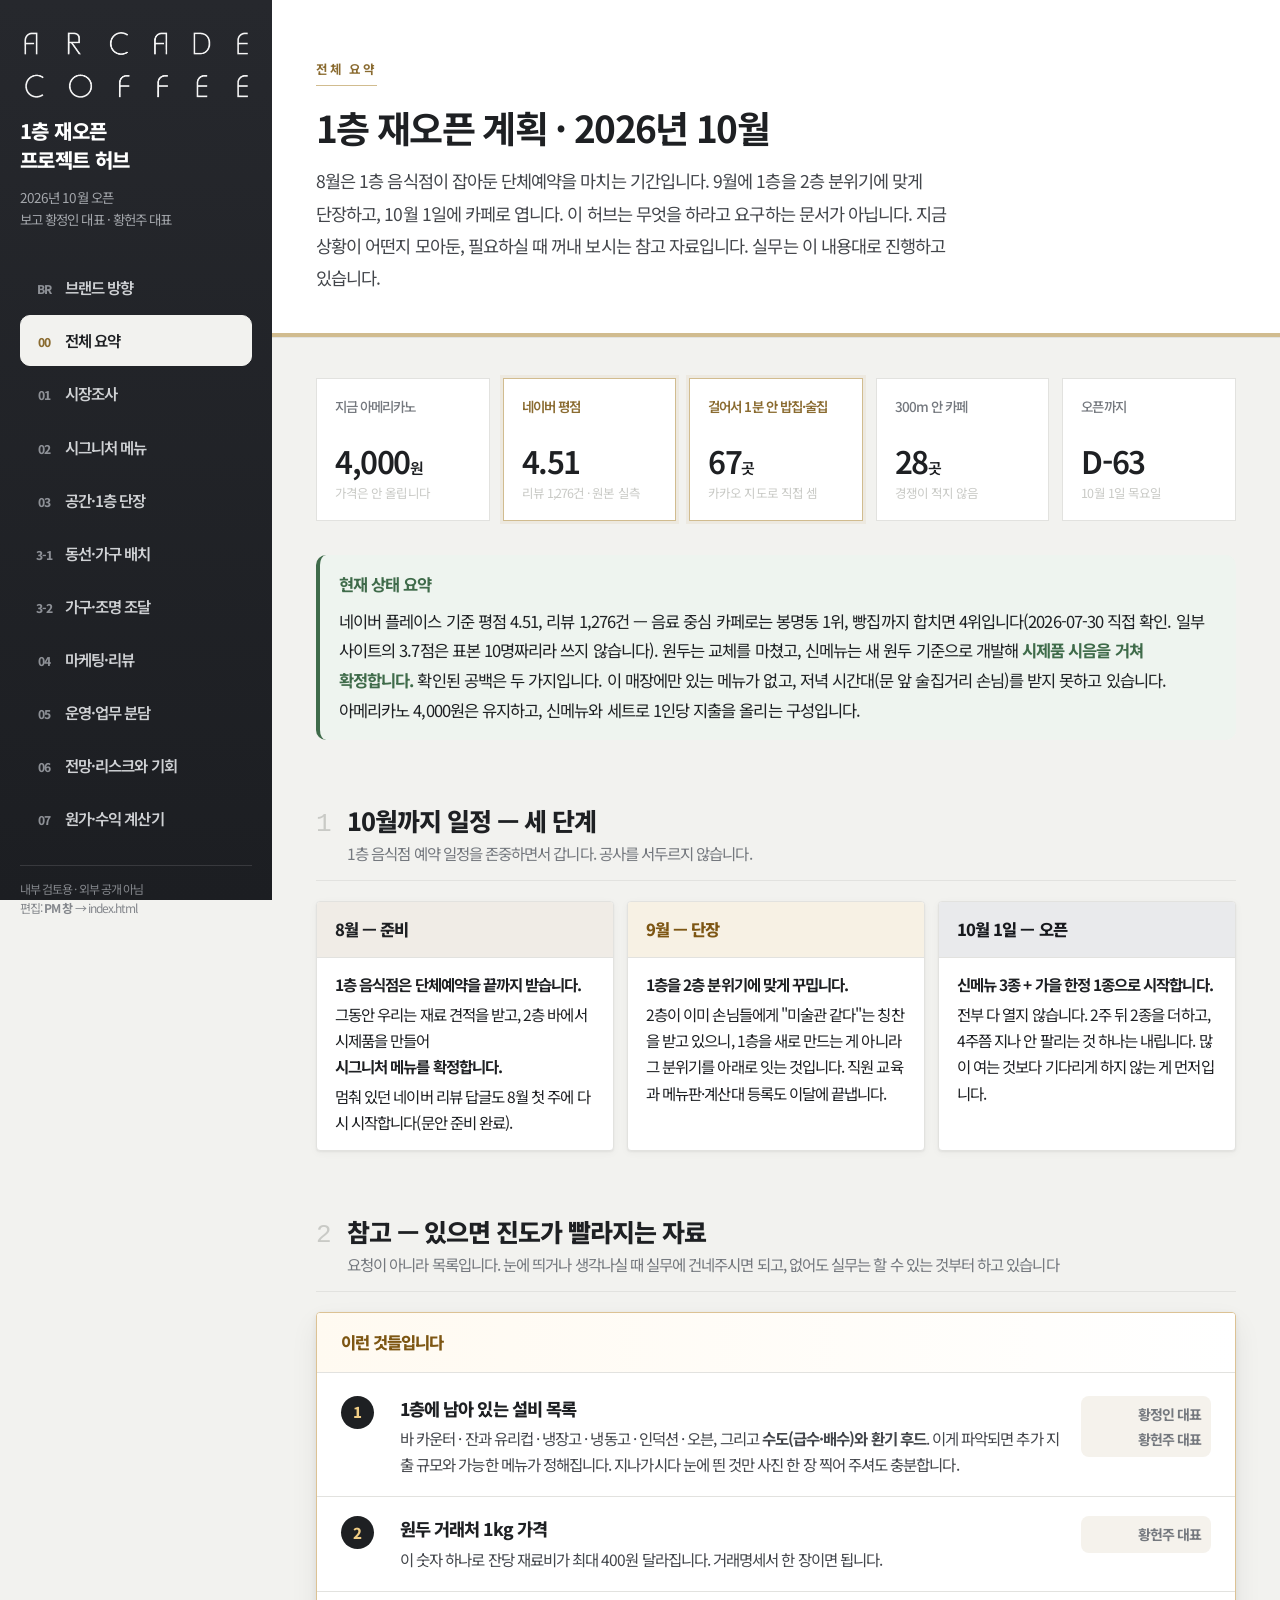
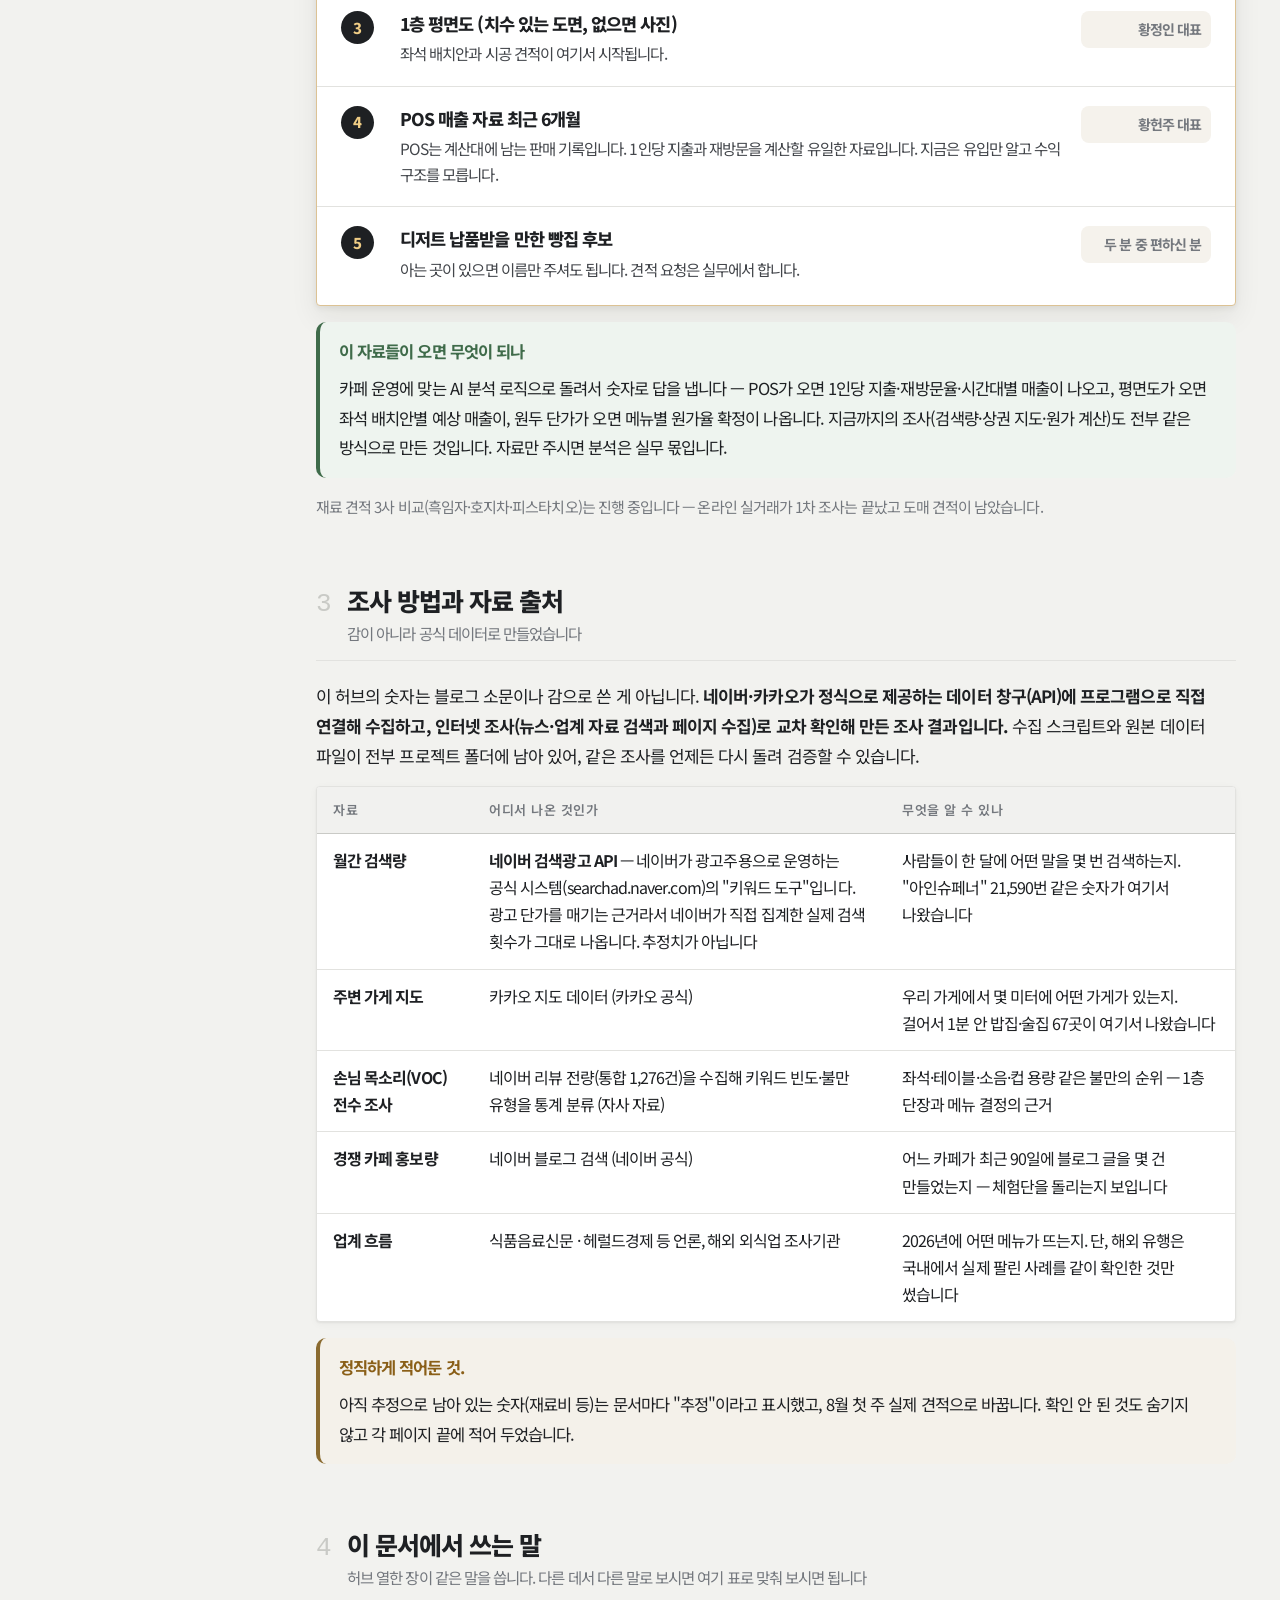
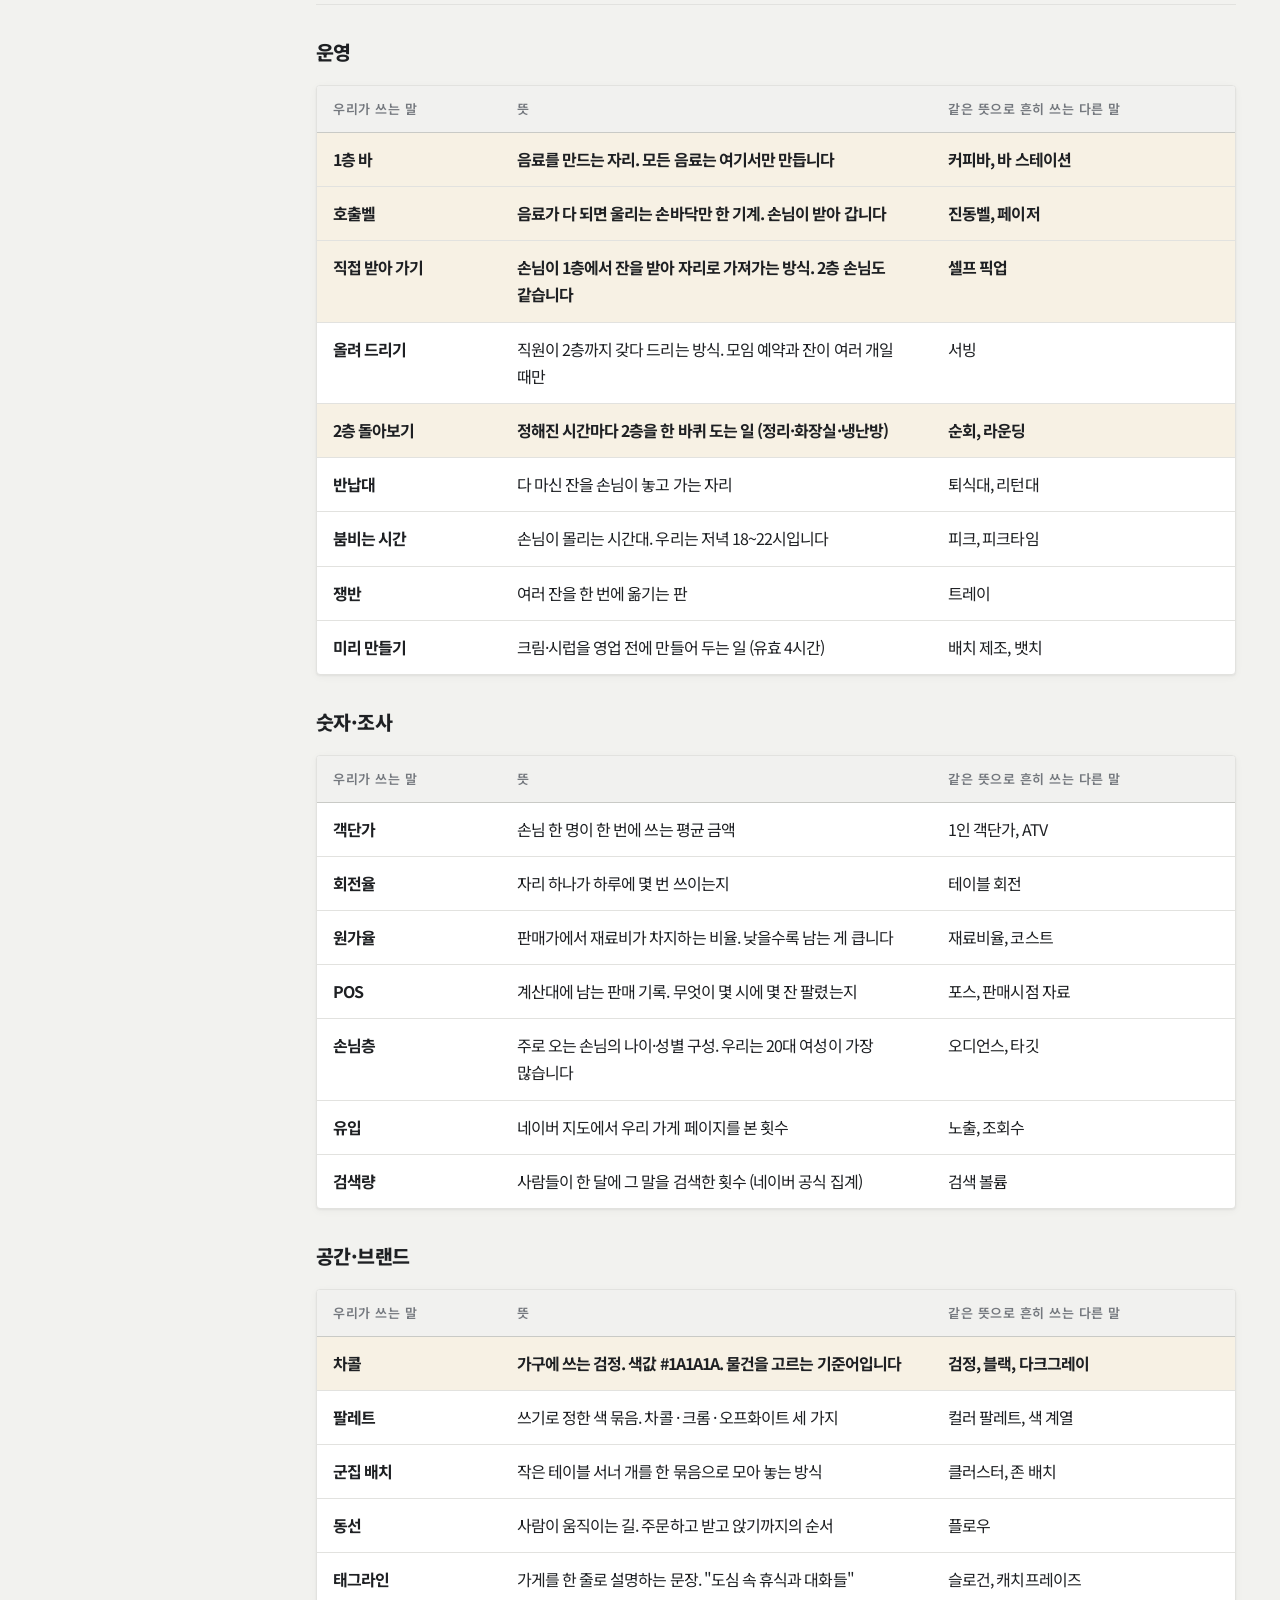
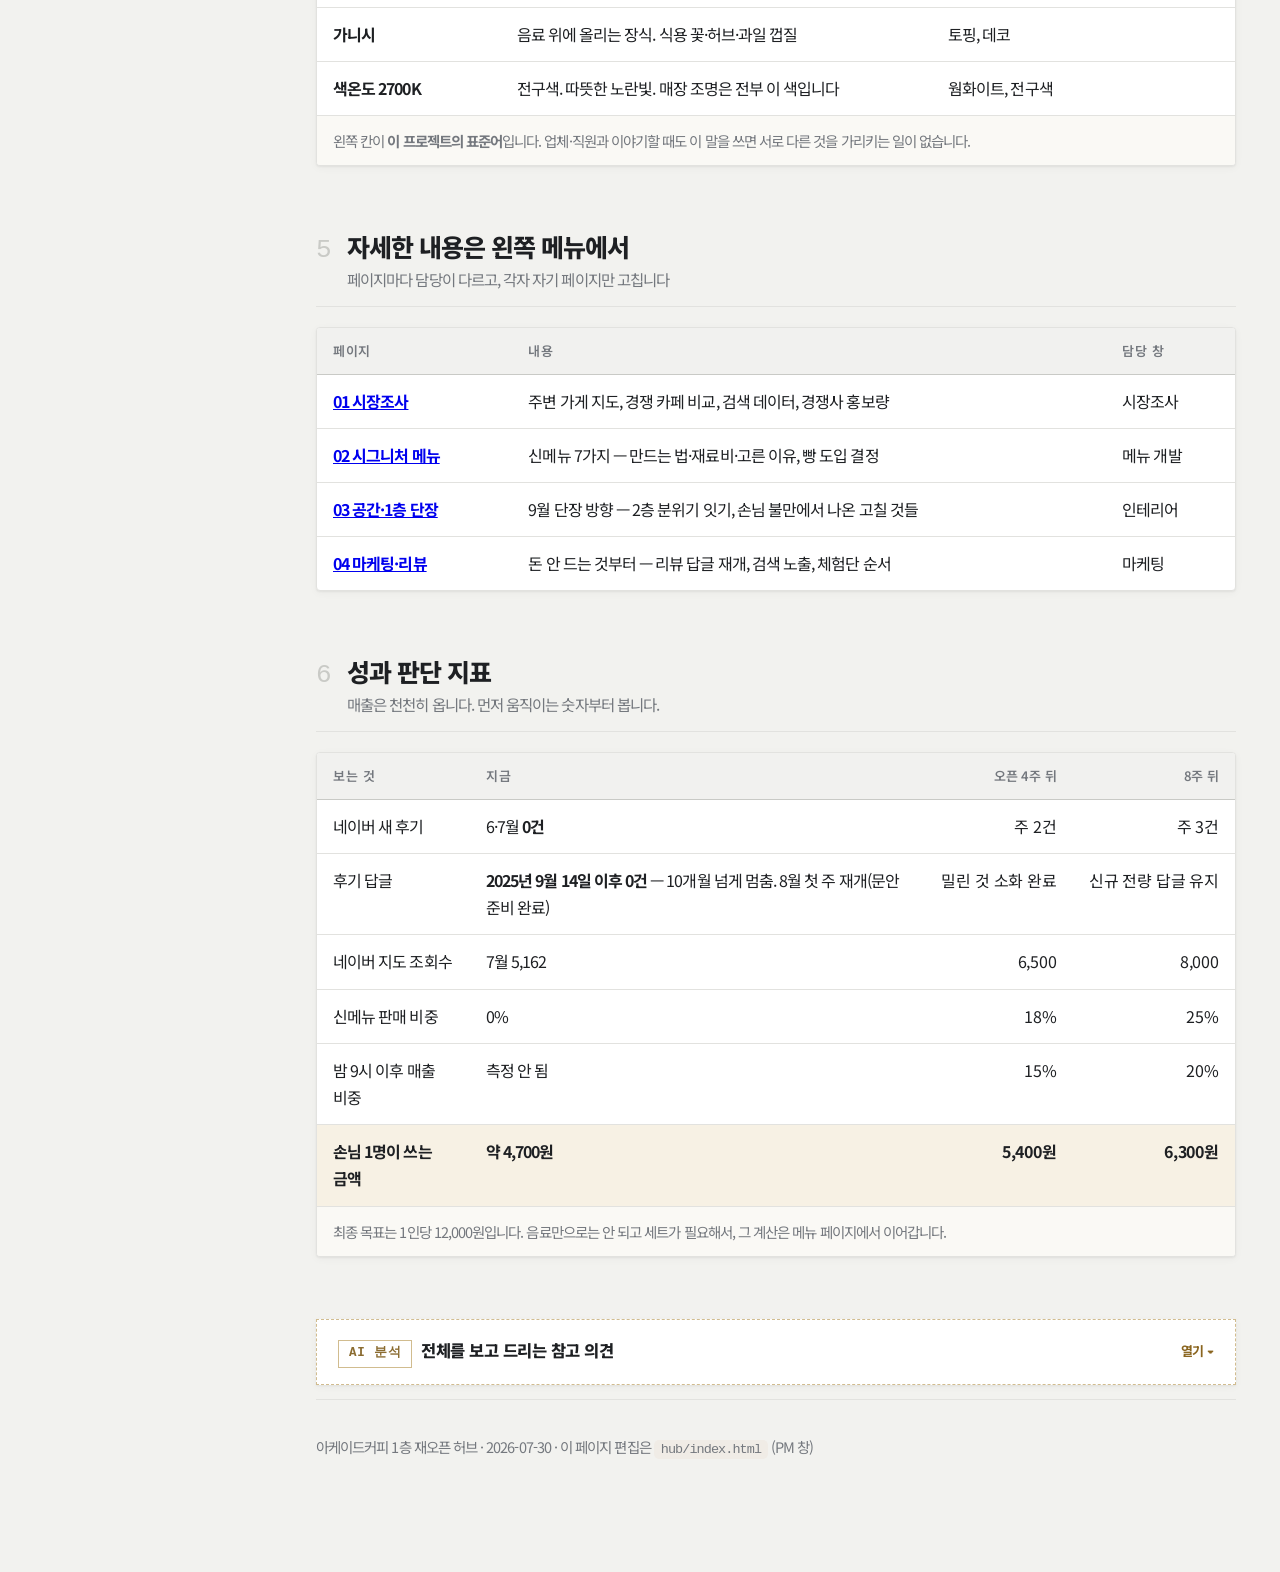
<file: index.html>
<!DOCTYPE html>
<html lang="ko">
<head>
<meta charset="utf-8">
<meta name="viewport" content="width=device-width, initial-scale=1">
<meta name="robots" content="noindex, nofollow">
<title>아케이드커피 — 전체 요약</title>
<link rel="preconnect" href="https://fonts.googleapis.com">
<link href="https://fonts.googleapis.com/css2?family=Noto+Sans+KR:wght@400;600;700;800&display=swap" rel="stylesheet">
<link rel="stylesheet" href="style.css?v=31">
<link rel="icon" href="data:image/svg+xml,<svg xmlns='http://www.w3.org/2000/svg' viewBox='0 0 100 100'><text y='.9em' font-size='90'>☕</text></svg>">
</head>
<body>
<div class="app">

<aside class="side">
  <div>
    <div class="mark"><img src="assets/brand/logo-white.png" alt="ARCADE COFFEE"><span class="mark-txt">ARCADE<br>COFFEE</span></div>
    <h1>1층 재오픈<br>프로젝트 허브</h1>
    <p class="meta">2026년 10월 오픈<br>보고 황정인 대표 · 황헌주 대표</p>
  </div>
  <nav>
    <a href="brand.html"><i>BR</i><span>브랜드 방향</span></a>
    <a href="index.html" class="on"><i>00</i><span>전체 요약</span></a>
    <a href="market.html"><i>01</i><span>시장조사</span></a>
    <a href="menu.html"><i>02</i><span>시그니처 메뉴</span></a>
    <a href="space.html"><i>03</i><span>공간·1층 단장</span></a>
    <a href="layout.html"><i>3-1</i><span>동선·가구 배치</span></a>
    <a href="procure.html"><i>3-2</i><span>가구·조명 조달</span></a>
    <a href="marketing.html"><i>04</i><span>마케팅·리뷰</span></a>
    <a href="ops.html"><i>05</i><span>운영·업무 분담</span></a>
    <a href="outlook.html"><i>06</i><span>전망·리스크와 기회</span></a>
    <a href="settle.html"><i>07</i><span>원가·수익 계산기</span></a>
  </nav>
  <div class="foot">내부 검토용 · 외부 공개 아님<br>편집: <b>PM 창</b> → index.html</div>
</aside>

<main class="main">

<div class="hero">
  <div class="inner">
    <span class="eyebrow">전체 요약</span>
    <h2>1층 재오픈 계획 · 2026년 10월</h2>
    <p>8월은 1층 음식점이 잡아둔 단체예약을 마치는 기간입니다. 9월에 1층을 2층 분위기에 맞게 단장하고, 10월 1일에 카페로 엽니다.
    이 허브는 무엇을 하라고 요구하는 문서가 아닙니다. 지금 상황이 어떤지 모아둔,
    필요하실 때 꺼내 보시는 참고 자료입니다. 실무는 이 내용대로 진행하고 있습니다.</p>
  </div>
</div>

<div class="inner">

<section id="now">
  <div class="stats">
    <div class="stat"><div class="l">지금 아메리카노</div><div class="v tnum">4,000<span style="font-size:15px">원</span></div><div class="n">가격은 안 올립니다</div></div>
    <div class="stat hi"><div class="l">네이버 평점</div><div class="v tnum">4.51</div><div class="n">리뷰 1,276건 · 원본 실측</div></div>
    <div class="stat hi"><div class="l">걸어서 1분 안 밥집·술집</div><div class="v tnum">67<span style="font-size:15px">곳</span></div><div class="n">카카오 지도로 직접 셈</div></div>
    <div class="stat"><div class="l">300m 안 카페</div><div class="v tnum">28<span style="font-size:15px">곳</span></div><div class="n">경쟁이 적지 않음</div></div>
    <div class="stat"><div class="l">오픈까지</div><div class="v tnum">D-63</div><div class="n">10월 1일 목요일</div></div>
  </div>

  <div class="note good">
    <b>현재 상태 요약</b>
    네이버 플레이스 기준 평점 4.51, 리뷰 1,276건 — 음료 중심 카페로는 봉명동 1위, 빵집까지 합치면 4위입니다(2026-07-30 직접 확인. 일부 사이트의 3.7점은 표본 10명짜리라 쓰지 않습니다).
    원두는 교체를 마쳤고, 신메뉴는 새 원두 기준으로 개발해 <b>시제품 시음을 거쳐 확정합니다.</b>
    확인된 공백은 두 가지입니다. 이 매장에만 있는 메뉴가 없고, 저녁 시간대(문 앞 술집거리 손님)를 받지 못하고 있습니다.
    아메리카노 4,000원은 유지하고, 신메뉴와 세트로 1인당 지출을 올리는 구성입니다.
  </div>
</section>

<section id="road">
  <div class="sec-h"><span class="no">1</span><div>
    <h3>10월까지 일정 — 세 단계</h3>
    <p class="sub">1층 음식점 예약 일정을 존중하면서 갑니다. 공사를 서두르지 않습니다.</p>
  </div></div>
  <div class="rule"></div>

  <div class="phases">
    <div class="phase p1">
      <div class="ph-h">8월 — 준비</div>
      <div class="ph-b">
        <b>1층 음식점은 단체예약을 끝까지 받습니다.</b>
        그동안 우리는 재료 견적을 받고, 2층 바에서 시제품을 만들어 <b>시그니처 메뉴를 확정합니다.</b>
        멈춰 있던 네이버 리뷰 답글도 8월 첫 주에 다시 시작합니다(문안 준비 완료).
      </div>
    </div>
    <div class="phase p2">
      <div class="ph-h">9월 — 단장</div>
      <div class="ph-b">
        <b>1층을 2층 분위기에 맞게 꾸밉니다.</b>
        2층이 이미 손님들에게 "미술관 같다"는 칭찬을 받고 있으니, 1층을 새로 만드는 게 아니라 그 분위기를 아래로 잇는 것입니다.
        직원 교육과 메뉴판·계산대 등록도 이달에 끝냅니다.
      </div>
    </div>
    <div class="phase p3">
      <div class="ph-h">10월 1일 — 오픈</div>
      <div class="ph-b">
        <b>신메뉴 3종 + 가을 한정 1종으로 시작합니다.</b>
        전부 다 열지 않습니다. 2주 뒤 2종을 더하고, 4주쯤 지나 안 팔리는 것 하나는 내립니다.
        많이 여는 것보다 기다리게 하지 않는 게 먼저입니다.
      </div>
    </div>
  </div>
</section>

<section id="todo">
  <div class="sec-h"><span class="no">2</span><div>
    <h3>참고 — 있으면 진도가 빨라지는 자료</h3>
    <p class="sub">요청이 아니라 목록입니다. 눈에 띄거나 생각나실 때 실무에 건네주시면 되고, 없어도 실무는 할 수 있는 것부터 하고 있습니다</p>
  </div></div>
  <div class="rule"></div>

  <div class="todo">
    <div class="hd">이런 것들입니다</div>
    <ol>
      <li>
        <div>
          <div class="t">1층에 남아 있는 설비 목록</div>
          <div class="d">바 카운터 · 잔과 유리컵 · 냉장고 · 냉동고 · 인덕션 · 오븐, 그리고 <b>수도(급수·배수)와 환기 후드</b>.
          이게 파악되면 추가 지출 규모와 가능한 메뉴가 정해집니다. 지나가시다 눈에 띈 것만 사진 한 장 찍어 주셔도 충분합니다.</div>
        </div>
        <div class="who">황정인 대표<br>황헌주 대표</div>
      </li>
      <li>
        <div>
          <div class="t">원두 거래처 1kg 가격</div>
          <div class="d">이 숫자 하나로 잔당 재료비가 최대 400원 달라집니다. 거래명세서 한 장이면 됩니다.</div>
        </div>
        <div class="who">황헌주 대표</div>
      </li>
      <li>
        <div>
          <div class="t">1층 평면도 (치수 있는 도면, 없으면 사진)</div>
          <div class="d">좌석 배치안과 시공 견적이 여기서 시작됩니다.</div>
        </div>
        <div class="who">황정인 대표</div>
      </li>
      <li>
        <div>
          <div class="t">POS 매출 자료 최근 6개월</div>
          <div class="d">POS는 계산대에 남는 판매 기록입니다. 1인당 지출과 재방문을 계산할 유일한 자료입니다. 지금은 유입만 알고 수익 구조를 모릅니다.</div>
        </div>
        <div class="who">황헌주 대표</div>
      </li>
      <li>
        <div>
          <div class="t">디저트 납품받을 만한 빵집 후보</div>
          <div class="d">아는 곳이 있으면 이름만 주셔도 됩니다. 견적 요청은 실무에서 합니다.</div>
        </div>
        <div class="who">두 분 중 편하신 분</div>
      </li>
    </ol>
  </div>
  <div class="note good">
    <b>이 자료들이 오면 무엇이 되나</b>
    카페 운영에 맞는 AI 분석 로직으로 돌려서 숫자로 답을 냅니다 — POS가 오면 1인당 지출·재방문율·시간대별 매출이 나오고,
    평면도가 오면 좌석 배치안별 예상 매출이, 원두 단가가 오면 메뉴별 원가율 확정이 나옵니다.
    지금까지의 조사(검색량·상권 지도·원가 계산)도 전부 같은 방식으로 만든 것입니다. 자료만 주시면 분석은 실무 몫입니다.
  </div>
  <p class="muted">재료 견적 3사 비교(흑임자·호지차·피스타치오)는 진행 중입니다 — 온라인 실거래가 1차 조사는 끝났고 도매 견적이 남았습니다.</p>
</section>

<section id="method">
  <div class="sec-h"><span class="no">3</span><div>
    <h3>조사 방법과 자료 출처</h3>
    <p class="sub">감이 아니라 공식 데이터로 만들었습니다</p>
  </div></div>
  <div class="rule"></div>

  <p>이 허브의 숫자는 블로그 소문이나 감으로 쓴 게 아닙니다. <b>네이버·카카오가 정식으로 제공하는 데이터 창구(API)에
  프로그램으로 직접 연결해 수집하고, 인터넷 조사(뉴스·업계 자료 검색과 페이지 수집)로 교차 확인해 만든 조사 결과입니다.</b>
  수집 스크립트와 원본 데이터 파일이 전부 프로젝트 폴더에 남아 있어, 같은 조사를 언제든 다시 돌려 검증할 수 있습니다.</p>

  <div class="tw"><table>
    <thead><tr><th style="width:17%">자료</th><th style="width:45%">어디서 나온 것인가</th><th>무엇을 알 수 있나</th></tr></thead>
    <tbody>
      <tr><td><b>월간 검색량</b></td><td><b>네이버 검색광고 API</b> — 네이버가 광고주용으로 운영하는 공식 시스템(searchad.naver.com)의 "키워드 도구"입니다. 광고 단가를 매기는 근거라서 네이버가 직접 집계한 실제 검색 횟수가 그대로 나옵니다. 추정치가 아닙니다</td><td>사람들이 한 달에 어떤 말을 몇 번 검색하는지. "아인슈페너" 21,590번 같은 숫자가 여기서 나왔습니다</td></tr>
      <tr><td><b>주변 가게 지도</b></td><td>카카오 지도 데이터 (카카오 공식)</td><td>우리 가게에서 몇 미터에 어떤 가게가 있는지. 걸어서 1분 안 밥집·술집 67곳이 여기서 나왔습니다</td></tr>
      <tr><td><b>손님 목소리(VOC) 전수 조사</b></td><td>네이버 리뷰 전량(통합 1,276건)을 수집해 키워드 빈도·불만 유형을 통계 분류 (자사 자료)</td><td>좌석·테이블·소음·컵 용량 같은 불만의 순위 — 1층 단장과 메뉴 결정의 근거</td></tr>
      <tr><td><b>경쟁 카페 홍보량</b></td><td>네이버 블로그 검색 (네이버 공식)</td><td>어느 카페가 최근 90일에 블로그 글을 몇 건 만들었는지 — 체험단을 돌리는지 보입니다</td></tr>
      <tr><td><b>업계 흐름</b></td><td>식품음료신문 · 헤럴드경제 등 언론, 해외 외식업 조사기관</td><td>2026년에 어떤 메뉴가 뜨는지. 단, 해외 유행은 국내에서 실제 팔린 사례를 같이 확인한 것만 썼습니다</td></tr>
    </tbody>
  </table></div>

  <div class="note why">
    <b>정직하게 적어둔 것.</b>
    아직 추정으로 남아 있는 숫자(재료비 등)는 문서마다 "추정"이라고 표시했고, 8월 첫 주 실제 견적으로 바꿉니다.
    확인 안 된 것도 숨기지 않고 각 페이지 끝에 적어 두었습니다.
  </div>
</section>

<section id="words">
  <div class="sec-h"><span class="no">4</span><div>
    <h3>이 문서에서 쓰는 말</h3>
    <p class="sub">허브 열한 장이 같은 말을 씁니다. 다른 데서 다른 말로 보시면 여기 표로 맞춰 보시면 됩니다</p>
  </div></div>
  <div class="rule"></div>

  <h4>운영</h4>
  <div class="tw wrapn"><table>
    <thead><tr><th style="width:20%">우리가 쓰는 말</th><th style="width:47%">뜻</th><th style="width:33%">같은 뜻으로 흔히 쓰는 다른 말</th></tr></thead>
    <tbody>
      <tr class="us"><td><b>1층 바</b></td><td>음료를 만드는 자리. <b>모든 음료는 여기서만 만듭니다</b></td><td>커피바, 바 스테이션</td></tr>
      <tr class="us"><td><b>호출벨</b></td><td>음료가 다 되면 울리는 손바닥만 한 기계. 손님이 받아 갑니다</td><td>진동벨, 페이저</td></tr>
      <tr class="us"><td><b>직접 받아 가기</b></td><td>손님이 1층에서 잔을 받아 자리로 가져가는 방식. 2층 손님도 같습니다</td><td>셀프 픽업</td></tr>
      <tr><td><b>올려 드리기</b></td><td>직원이 2층까지 갖다 드리는 방식. 모임 예약과 잔이 여러 개일 때만</td><td>서빙</td></tr>
      <tr class="us"><td><b>2층 돌아보기</b></td><td>정해진 시간마다 2층을 한 바퀴 도는 일 (정리·화장실·냉난방)</td><td>순회, 라운딩</td></tr>
      <tr><td><b>반납대</b></td><td>다 마신 잔을 손님이 놓고 가는 자리</td><td>퇴식대, 리턴대</td></tr>
      <tr><td><b>붐비는 시간</b></td><td>손님이 몰리는 시간대. 우리는 저녁 18~22시입니다</td><td>피크, 피크타임</td></tr>
      <tr><td><b>쟁반</b></td><td>여러 잔을 한 번에 옮기는 판</td><td>트레이</td></tr>
      <tr><td><b>미리 만들기</b></td><td>크림·시럽을 영업 전에 만들어 두는 일 (유효 4시간)</td><td>배치 제조, 뱃치</td></tr>
    </tbody>
  </table></div>

  <h4>숫자·조사</h4>
  <div class="tw wrapn"><table>
    <thead><tr><th style="width:20%">우리가 쓰는 말</th><th style="width:47%">뜻</th><th style="width:33%">같은 뜻으로 흔히 쓰는 다른 말</th></tr></thead>
    <tbody>
      <tr><td><b>객단가</b></td><td>손님 한 명이 한 번에 쓰는 평균 금액</td><td>1인 객단가, ATV</td></tr>
      <tr><td><b>회전율</b></td><td>자리 하나가 하루에 몇 번 쓰이는지</td><td>테이블 회전</td></tr>
      <tr><td><b>원가율</b></td><td>판매가에서 재료비가 차지하는 비율. 낮을수록 남는 게 큽니다</td><td>재료비율, 코스트</td></tr>
      <tr><td><b>POS</b></td><td>계산대에 남는 판매 기록. 무엇이 몇 시에 몇 잔 팔렸는지</td><td>포스, 판매시점 자료</td></tr>
      <tr><td><b>손님층</b></td><td>주로 오는 손님의 나이·성별 구성. 우리는 20대 여성이 가장 많습니다</td><td>오디언스, 타깃</td></tr>
      <tr><td><b>유입</b></td><td>네이버 지도에서 우리 가게 페이지를 본 횟수</td><td>노출, 조회수</td></tr>
      <tr><td><b>검색량</b></td><td>사람들이 한 달에 그 말을 검색한 횟수 (네이버 공식 집계)</td><td>검색 볼륨</td></tr>
    </tbody>
  </table></div>

  <h4>공간·브랜드</h4>
  <div class="tw wrapn"><table>
    <thead><tr><th style="width:20%">우리가 쓰는 말</th><th style="width:47%">뜻</th><th style="width:33%">같은 뜻으로 흔히 쓰는 다른 말</th></tr></thead>
    <tbody>
      <tr class="us"><td><b>차콜</b></td><td>가구에 쓰는 검정. 색값 #1A1A1A. <b>물건을 고르는 기준어입니다</b></td><td>검정, 블랙, 다크그레이</td></tr>
      <tr><td><b>팔레트</b></td><td>쓰기로 정한 색 묶음. 차콜 · 크롬 · 오프화이트 세 가지</td><td>컬러 팔레트, 색 계열</td></tr>
      <tr><td><b>군집 배치</b></td><td>작은 테이블 서너 개를 한 묶음으로 모아 놓는 방식</td><td>클러스터, 존 배치</td></tr>
      <tr><td><b>동선</b></td><td>사람이 움직이는 길. 주문하고 받고 앉기까지의 순서</td><td>플로우</td></tr>
      <tr><td><b>태그라인</b></td><td>가게를 한 줄로 설명하는 문장. "도심 속 휴식과 대화들"</td><td>슬로건, 캐치프레이즈</td></tr>
      <tr><td><b>가니시</b></td><td>음료 위에 올리는 장식. 식용 꽃·허브·과일 껍질</td><td>토핑, 데코</td></tr>
      <tr><td><b>색온도 2700K</b></td><td>전구색. 따뜻한 노란빛. 매장 조명은 전부 이 색입니다</td><td>웜화이트, 전구색</td></tr>
    </tbody>
    <caption>왼쪽 칸이 <b>이 프로젝트의 표준어</b>입니다. 업체·직원과 이야기할 때도 이 말을 쓰면 서로 다른 것을 가리키는 일이 없습니다.</caption>
  </table></div>
</section>

<section id="pages">
  <div class="sec-h"><span class="no">5</span><div>
    <h3>자세한 내용은 왼쪽 메뉴에서</h3>
    <p class="sub">페이지마다 담당이 다르고, 각자 자기 페이지만 고칩니다</p>
  </div></div>
  <div class="rule"></div>

  <div class="tw"><table>
    <thead><tr><th>페이지</th><th>내용</th><th>담당 창</th></tr></thead>
    <tbody>
      <tr><td><a href="market.html"><b>01 시장조사</b></a></td><td>주변 가게 지도, 경쟁 카페 비교, 검색 데이터, 경쟁사 홍보량</td><td>시장조사</td></tr>
      <tr><td><a href="menu.html"><b>02 시그니처 메뉴</b></a></td><td>신메뉴 7가지 — 만드는 법·재료비·고른 이유, 빵 도입 결정</td><td>메뉴 개발</td></tr>
      <tr><td><a href="space.html"><b>03 공간·1층 단장</b></a></td><td>9월 단장 방향 — 2층 분위기 잇기, 손님 불만에서 나온 고칠 것들</td><td>인테리어</td></tr>
      <tr><td><a href="marketing.html"><b>04 마케팅·리뷰</b></a></td><td>돈 안 드는 것부터 — 리뷰 답글 재개, 검색 노출, 체험단 순서</td><td>마케팅</td></tr>
    </tbody>
  </table></div>
</section>

<section id="kpi">
  <div class="sec-h"><span class="no">6</span><div>
    <h3>성과 판단 지표</h3>
    <p class="sub">매출은 천천히 옵니다. 먼저 움직이는 숫자부터 봅니다.</p>
  </div></div>
  <div class="rule"></div>

  <div class="tw"><table>
    <thead><tr><th>보는 것</th><th>지금</th><th class="n">오픈 4주 뒤</th><th class="n">8주 뒤</th></tr></thead>
    <tbody>
      <tr><td>네이버 새 후기</td><td>6·7월 <b>0건</b></td><td class="n">주 2건</td><td class="n">주 3건</td></tr>
      <tr><td>후기 답글</td><td><b>2025년 9월 14일 이후 0건</b> — 10개월 넘게 멈춤. 8월 첫 주 재개(문안 준비 완료)</td><td class="n">밀린 것 소화 완료</td><td class="n">신규 전량 답글 유지</td></tr>
      <tr><td>네이버 지도 조회수</td><td>7월 5,162</td><td class="n">6,500</td><td class="n">8,000</td></tr>
      <tr><td>신메뉴 판매 비중</td><td>0%</td><td class="n">18%</td><td class="n">25%</td></tr>
      <tr><td>밤 9시 이후 매출 비중</td><td>측정 안 됨</td><td class="n">15%</td><td class="n">20%</td></tr>
      <tr class="us"><td>손님 1명이 쓰는 금액</td><td>약 4,700원</td><td class="n">5,400원</td><td class="n">6,300원</td></tr>
    </tbody>
    <caption>최종 목표는 1인당 12,000원입니다. 음료만으로는 안 되고 세트가 필요해서, 그 계산은 메뉴 페이지에서 이어갑니다.</caption>
  </table></div>
</section>

<details class="ai">
  <summary><span><span class="tag-ai">AI 분석</span>전체를 보고 드리는 참고 의견</span><span class="chev"></span></summary>
  <div class="body">
    <p><b>이 프로젝트의 성패는 사실상 변수 하나에 걸려 있습니다 — 매주 30분의 마케팅 루틴이 끊기지 않는 것.</b>
    공사·메뉴·예산은 이미 계획이 서 있고 되돌릴 수 없는 결정도 아닙니다. 반면 작년의 유입 급락은 답글이 멈춘 시기와 겹쳤고,
    그 회복이 8월 첫 주에 시작됩니다(준비는 끝났습니다). 다른 게 다 늦어져도 이것만 유지되면 매출이 제자리에 머무는 상황은 피합니다.</p>
    <p><b>가장 조심할 착시는 "매출을 안다고 착각하는 것"입니다.</b> 지금 모든 매출 숫자는 다른 동네 카페의 평균을 빌려온 값입니다.
    POS 자료가 오기 전까지는 "잘 되고 있다/안 되고 있다"를 판단하지 않는 게 안전합니다.</p>
    <p><b>좋은 신호도 분명합니다.</b> 별점 4.51에 리뷰 1,276건은 새로 여는 가게가 아니라 이미 검증된 가게의 숫자입니다.
    이번 일은 맨바닥에서 시작하는 창업이 아니라, 멈춰 있던 것을 다시 돌리는 일에 가깝습니다.</p>
    <p class="disclaim">이 의견은 마케팅·PM 분석 틀에 이 프로젝트의 실측 데이터를 넣어 나온 참고 의견입니다. 따르셔도 되고 안 따르셔도 됩니다 — 판단은 대표님들 몫입니다.</p>
  </div>
</details>

<footer>
  <p>아케이드커피 1층 재오픈 허브 · 2026-07-30 · 이 페이지 편집은 <code>hub/index.html</code> (PM 창)</p>
</footer>

</div>
</main>
</div>
<script src="assets/lightbox.js?v=5" defer></script>
<script src="assets/mobile-table.js?v=6" defer></script>
</body>
</html>
</file>
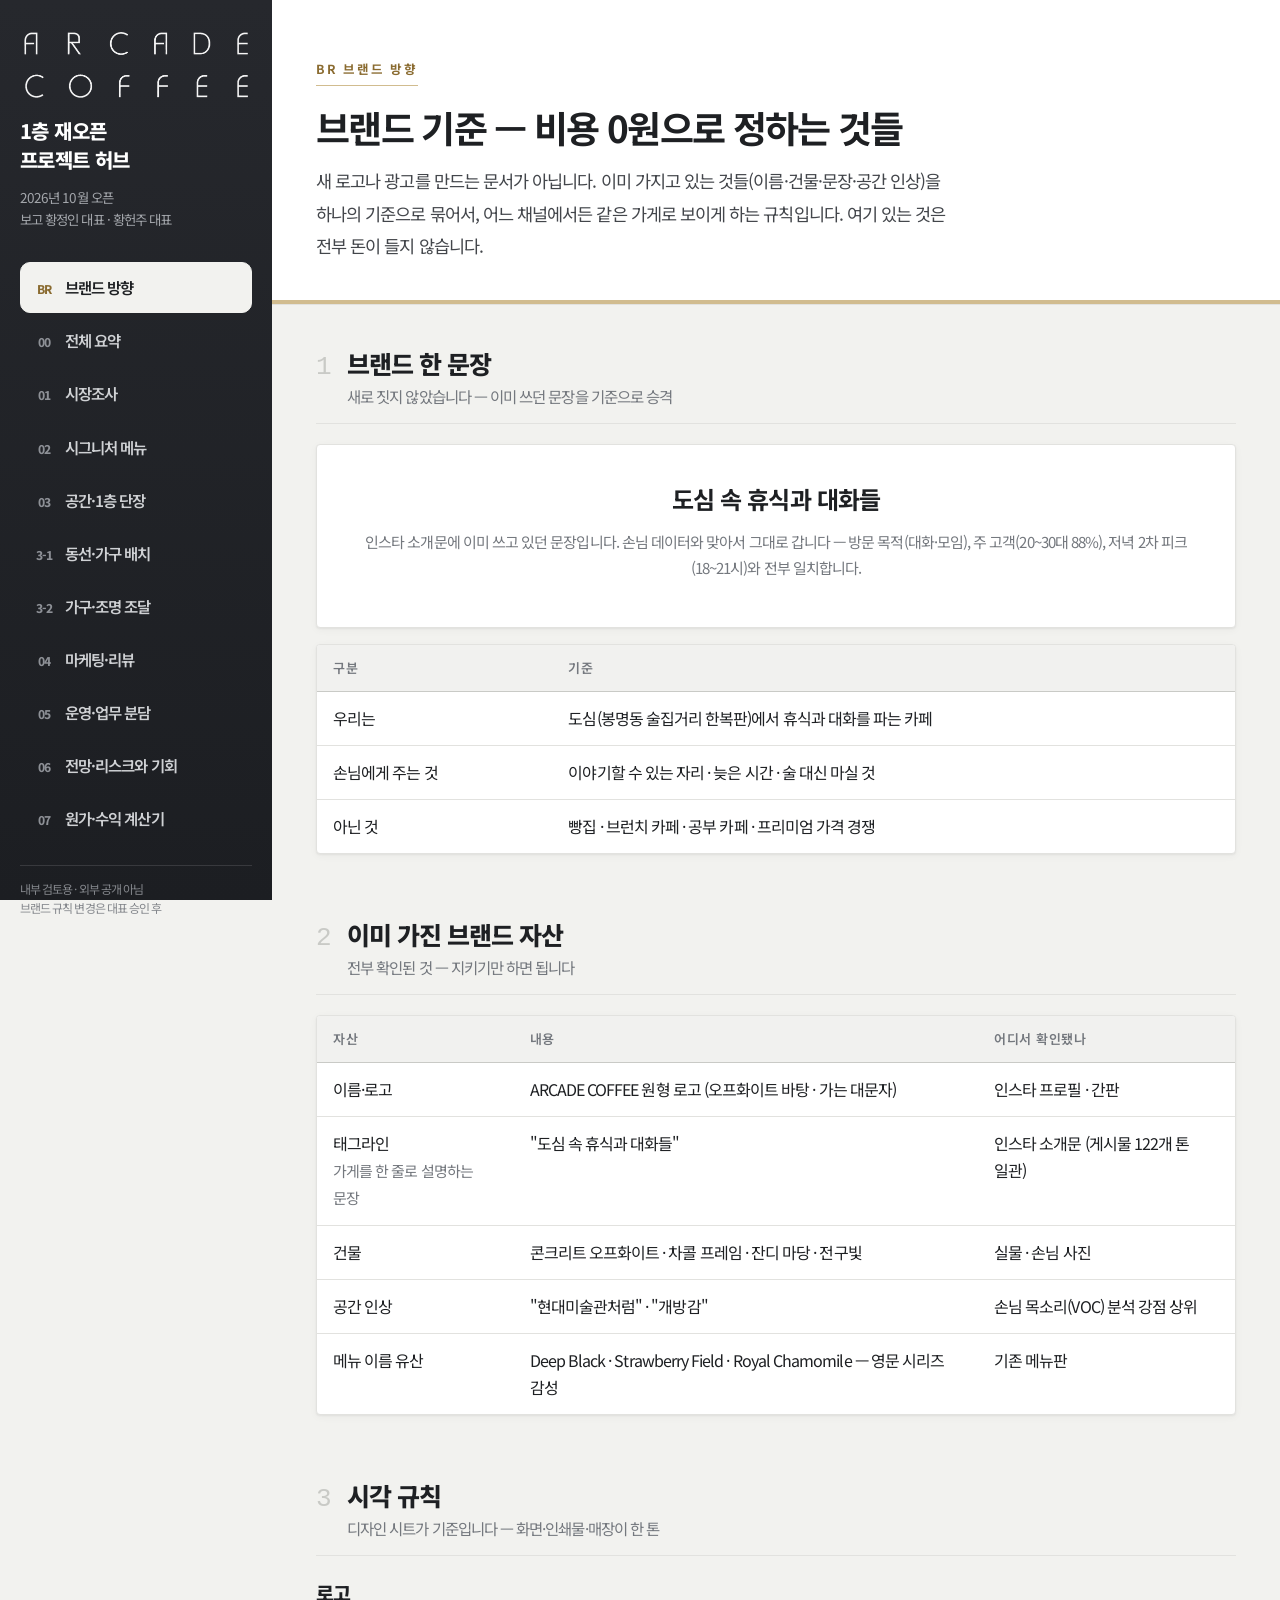
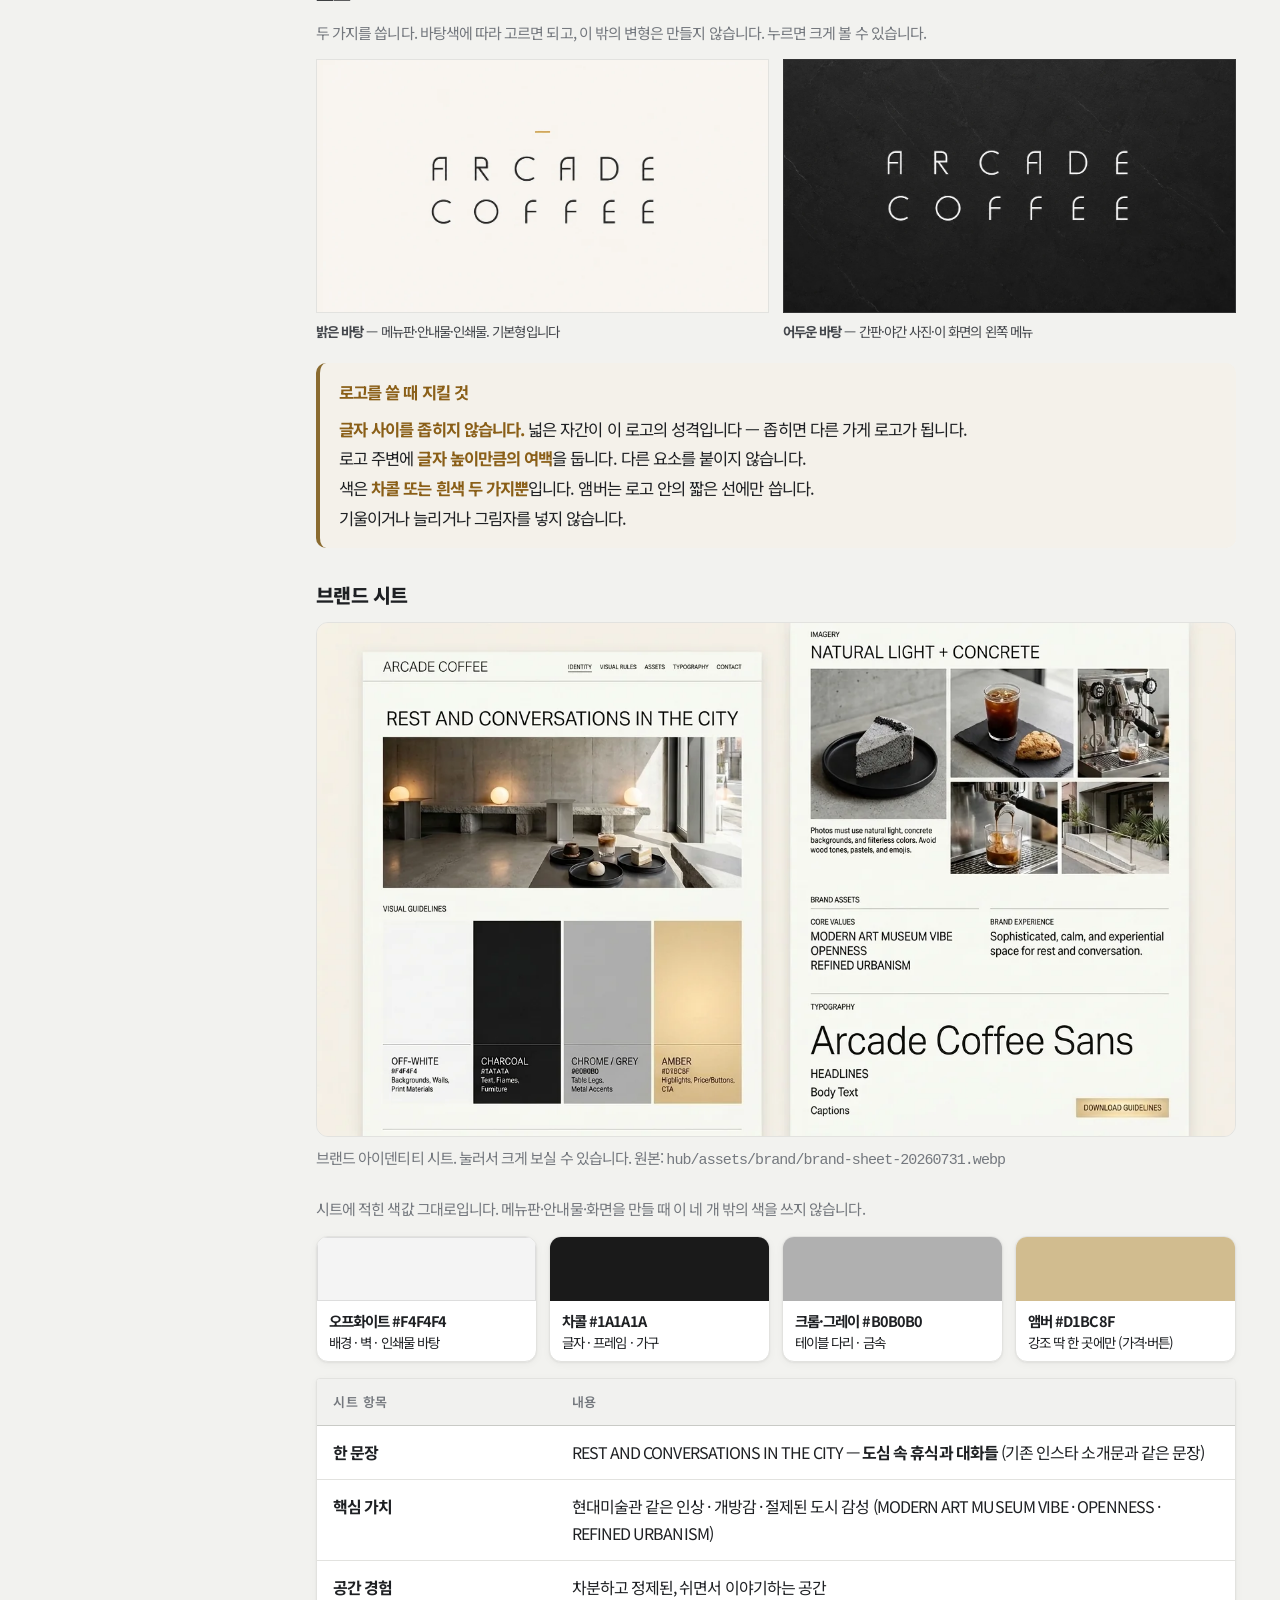
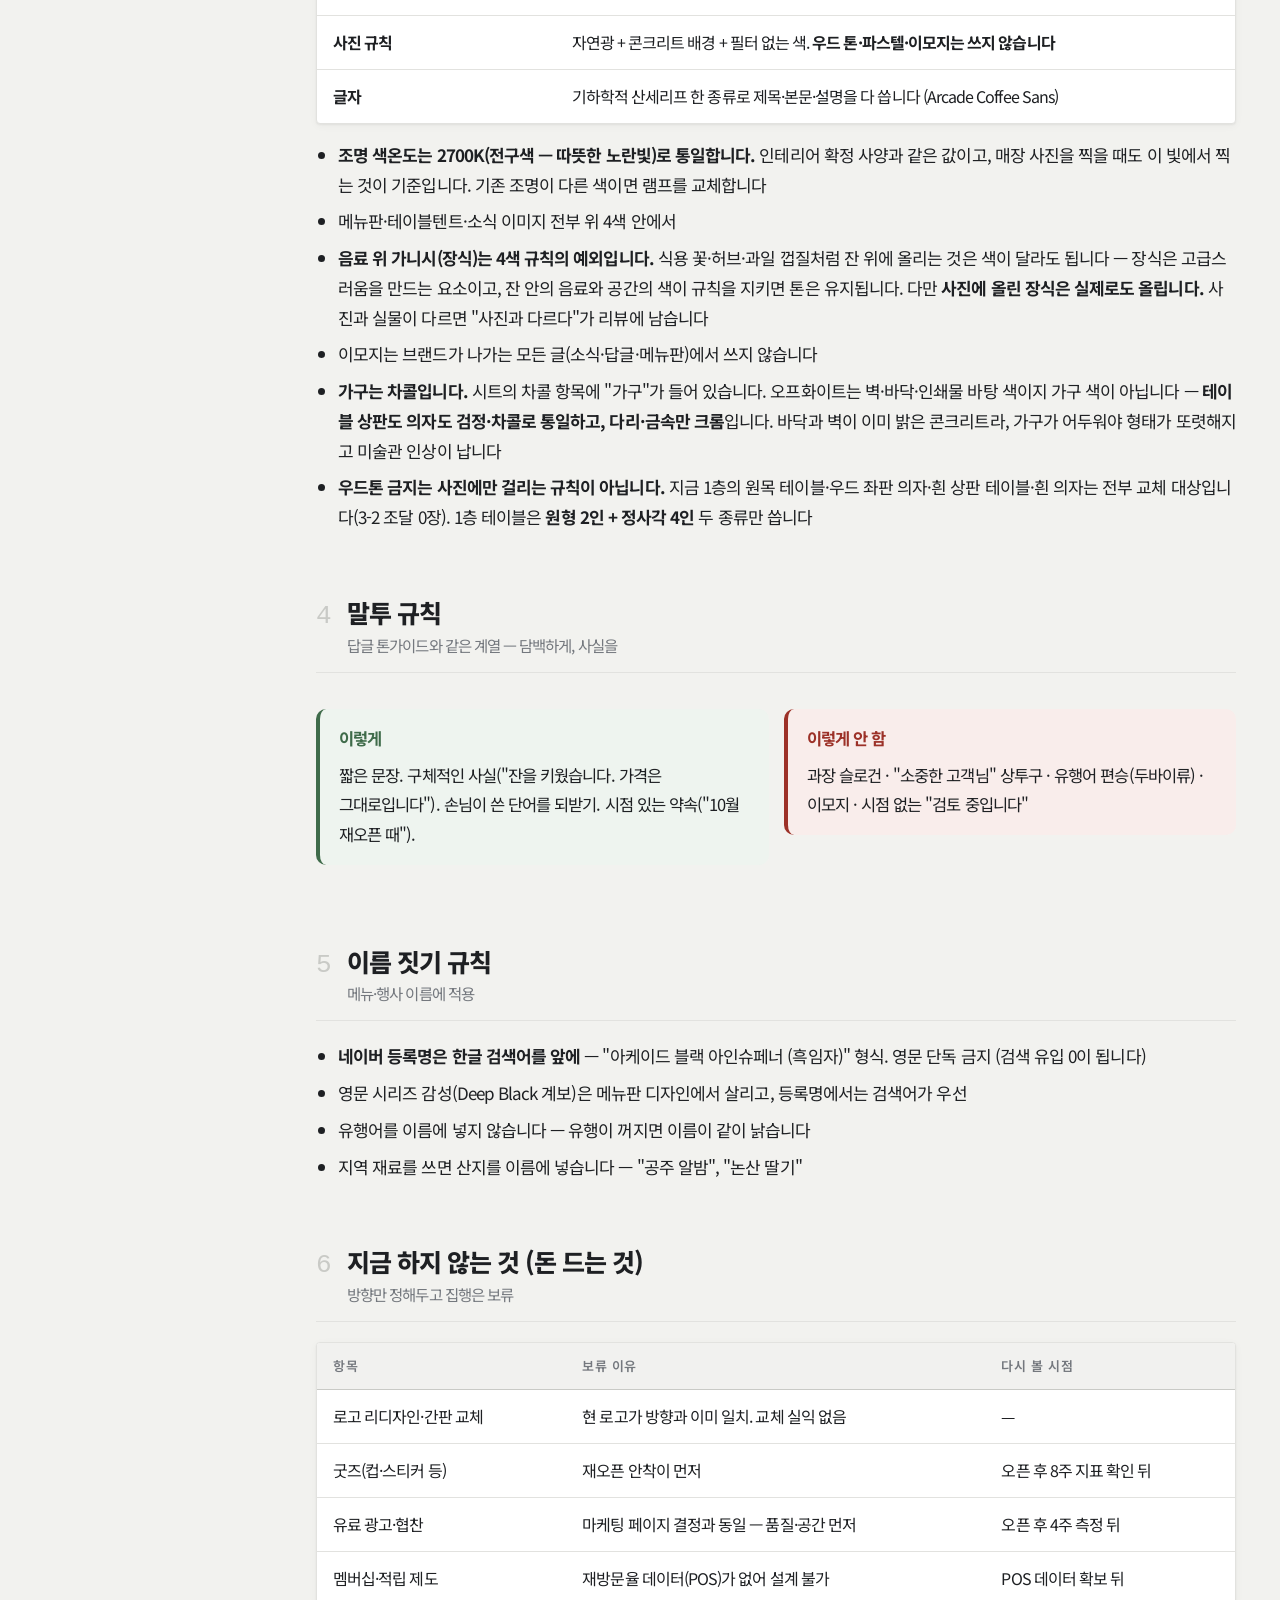
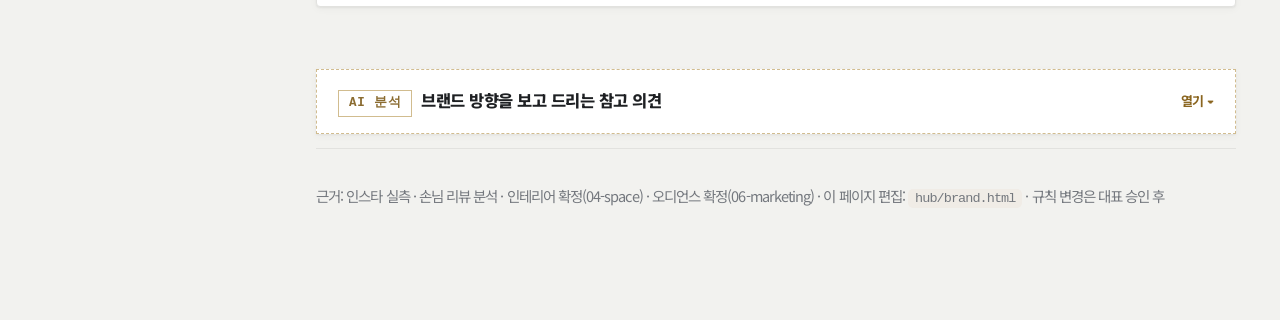
<file: brand.html>
<!DOCTYPE html>
<html lang="ko">
<head>
<meta charset="utf-8">
<meta name="viewport" content="width=device-width, initial-scale=1">
<meta name="robots" content="noindex, nofollow">
<title>아케이드커피 — 브랜드 방향</title>
<link href="https://fonts.googleapis.com/css2?family=Noto+Sans+KR:wght@400;600;700;800&display=swap" rel="stylesheet">
<link rel="stylesheet" href="style.css?v=31">
<style>
  .swatches{display:grid;grid-template-columns:repeat(4,1fr);gap:12px;margin:14px 0}
  .sw{border:1px solid var(--line);border-radius:12px;overflow:hidden;background:var(--card);box-shadow:var(--sh-1)}
  .sw i{display:block;height:64px}
  .sw div{padding:9px 12px;font-size:13.5px;line-height:1.5}
  .sw b{display:block;font-size:14.5px}
  @media (max-width:980px){.swatches{grid-template-columns:1fr 1fr}}
</style>
<link rel="icon" href="data:image/svg+xml,<svg xmlns='http://www.w3.org/2000/svg' viewBox='0 0 100 100'><text y='.9em' font-size='90'>☕</text></svg>">
</head>
<body>
<div class="app">

<aside class="side">
  <div>
    <div class="mark"><img src="assets/brand/logo-white.png" alt="ARCADE COFFEE"><span class="mark-txt">ARCADE<br>COFFEE</span></div>
    <h1>1층 재오픈<br>프로젝트 허브</h1>
    <p class="meta">2026년 10월 오픈<br>보고 황정인 대표 · 황헌주 대표</p>
  </div>
  <nav>
    <a href="brand.html" class="on"><i>BR</i><span>브랜드 방향</span></a>
    <a href="index.html"><i>00</i><span>전체 요약</span></a>
    <a href="market.html"><i>01</i><span>시장조사</span></a>
    <a href="menu.html"><i>02</i><span>시그니처 메뉴</span></a>
    <a href="space.html"><i>03</i><span>공간·1층 단장</span></a>
    <a href="layout.html"><i>3-1</i><span>동선·가구 배치</span></a>
    <a href="procure.html"><i>3-2</i><span>가구·조명 조달</span></a>
    <a href="marketing.html"><i>04</i><span>마케팅·리뷰</span></a>
    <a href="ops.html"><i>05</i><span>운영·업무 분담</span></a>
    <a href="outlook.html"><i>06</i><span>전망·리스크와 기회</span></a>
    <a href="settle.html"><i>07</i><span>원가·수익 계산기</span></a>
  </nav>
  <div class="foot">내부 검토용 · 외부 공개 아님<br>브랜드 규칙 변경은 대표 승인 후</div>
</aside>

<main class="main">

<div class="hero">
  <div class="inner">
    <span class="eyebrow">BR 브랜드 방향</span>
    <h2>브랜드 기준 — 비용 0원으로 정하는 것들</h2>
    <p>새 로고나 광고를 만드는 문서가 아닙니다. 이미 가지고 있는 것들(이름·건물·문장·공간 인상)을
    하나의 기준으로 묶어서, 어느 채널에서든 같은 가게로 보이게 하는 규칙입니다. 여기 있는 것은 전부 돈이 들지 않습니다.</p>
  </div>
</div>

<div class="inner">

<section id="core">
  <div class="sec-h"><span class="no">1</span><div>
    <h3>브랜드 한 문장</h3>
    <p class="sub">새로 짓지 않았습니다 — 이미 쓰던 문장을 기준으로 승격</p>
  </div></div>
  <div class="rule"></div>

  <div class="card" style="text-align:center;padding:34px 24px">
    <p class="lead" style="font-size:24px;margin:0">도심 속 휴식과 대화들</p>
    <p class="muted" style="margin-top:10px">인스타 소개문에 이미 쓰고 있던 문장입니다. 손님 데이터와 맞아서 그대로 갑니다 —
    방문 목적(대화·모임), 주 고객(20~30대 88%), 저녁 2차 피크(18~21시)와 전부 일치합니다.</p>
  </div>

  <div class="tw"><table>
    <thead><tr><th>구분</th><th>기준</th></tr></thead>
    <tbody>
      <tr><td>우리는</td><td>도심(봉명동 술집거리 한복판)에서 휴식과 대화를 파는 카페</td></tr>
      <tr><td>손님에게 주는 것</td><td>이야기할 수 있는 자리 · 늦은 시간 · 술 대신 마실 것</td></tr>
      <tr><td>아닌 것</td><td>빵집 · 브런치 카페 · 공부 카페 · 프리미엄 가격 경쟁</td></tr>
    </tbody>
  </table></div>
</section>

<section id="assets">
  <div class="sec-h"><span class="no">2</span><div>
    <h3>이미 가진 브랜드 자산</h3>
    <p class="sub">전부 확인된 것 — 지키기만 하면 됩니다</p>
  </div></div>
  <div class="rule"></div>

  <div class="tw"><table>
    <thead><tr><th>자산</th><th>내용</th><th>어디서 확인됐나</th></tr></thead>
    <tbody>
      <tr><td>이름·로고</td><td>ARCADE COFFEE 원형 로고 (오프화이트 바탕 · 가는 대문자)</td><td>인스타 프로필 · 간판</td></tr>
      <tr><td>태그라인<br><span class="muted">가게를 한 줄로 설명하는 문장</span></td><td>"도심 속 휴식과 대화들"</td><td>인스타 소개문 (게시물 122개 톤 일관)</td></tr>
      <tr><td>건물</td><td>콘크리트 오프화이트 · 차콜 프레임 · 잔디 마당 · 전구빛</td><td>실물 · 손님 사진</td></tr>
      <tr><td>공간 인상</td><td>"현대미술관처럼" · "개방감"</td><td>손님 목소리(VOC) 분석 강점 상위</td></tr>
      <tr><td>메뉴 이름 유산</td><td>Deep Black · Strawberry Field · Royal Chamomile — 영문 시리즈 감성</td><td>기존 메뉴판</td></tr>
    </tbody>
  </table></div>
</section>

<section id="visual">
  <div class="sec-h"><span class="no">3</span><div>
    <h3>시각 규칙</h3>
    <p class="sub">디자인 시트가 기준입니다 — 화면·인쇄물·매장이 한 톤</p>
  </div></div>
  <div class="rule"></div>

  <h4 style="margin-top:0">로고</h4>
  <p class="muted" style="margin:0 0 12px">두 가지를 씁니다. 바탕색에 따라 고르면 되고, 이 밖의 변형은 만들지 않습니다.
  누르면 크게 볼 수 있습니다.</p>
  <div class="logo-grid">
    <figure>
      <img class="thumb-logo" src="assets/brand/logo-light.webp" alt="밝은 바탕 워드마크">
      <figcaption><b>밝은 바탕</b> — 메뉴판·안내물·인쇄물. 기본형입니다</figcaption>
    </figure>
    <figure>
      <img class="thumb-logo dark" src="assets/brand/logo-dark-full.webp" alt="어두운 바탕 워드마크">
      <figcaption><b>어두운 바탕</b> — 간판·야간 사진·이 화면의 왼쪽 메뉴</figcaption>
    </figure>
  </div>
  <div class="note why">
    <b>로고를 쓸 때 지킬 것</b>
    <b>글자 사이를 좁히지 않습니다.</b> 넓은 자간이 이 로고의 성격입니다 — 좁히면 다른 가게 로고가 됩니다.
    <br>로고 주변에 <b>글자 높이만큼의 여백</b>을 둡니다. 다른 요소를 붙이지 않습니다.
    <br>색은 <b>차콜 또는 흰색 두 가지뿐</b>입니다. 앰버는 로고 안의 짧은 선에만 씁니다.
    <br>기울이거나 늘리거나 그림자를 넣지 않습니다.
  </div>

  <h4>브랜드 시트</h4>
  <figure style="margin:0 0 22px">
    <img src="assets/brand/brand-sheet-20260731.webp" alt="아케이드커피 브랜드 아이덴티티 시트"
         style="width:100%;height:auto;display:block;border:1px solid var(--line);border-radius:12px;background:#fff;cursor:zoom-in" class="thumb-full">
    <figcaption class="muted" style="margin-top:8px">브랜드 아이덴티티 시트. 눌러서 크게 보실 수 있습니다.
    원본: <code>hub/assets/brand/brand-sheet-20260731.webp</code></figcaption>
  </figure>

  <p class="muted" style="margin:0 0 6px">시트에 적힌 색값 그대로입니다. 메뉴판·안내물·화면을 만들 때 이 네 개 밖의 색을 쓰지 않습니다.</p>
  <div class="swatches">
    <div class="sw"><i style="background:#f4f4f4;border:1px solid #ddd"></i><div><b>오프화이트 #F4F4F4</b>배경 · 벽 · 인쇄물 바탕</div></div>
    <div class="sw"><i style="background:#1a1a1a"></i><div><b>차콜 #1A1A1A</b>글자 · 프레임 · 가구</div></div>
    <div class="sw"><i style="background:#b0b0b0"></i><div><b>크롬·그레이 #B0B0B0</b>테이블 다리 · 금속</div></div>
    <div class="sw"><i style="background:#d1bc8f"></i><div><b>앰버 #D1BC8F</b>강조 딱 한 곳에만 (가격·버튼)</div></div>
  </div>

  <div class="tw"><table>
    <thead><tr><th style="width:26%">시트 항목</th><th>내용</th></tr></thead>
    <tbody>
      <tr><td><b>한 문장</b></td><td>REST AND CONVERSATIONS IN THE CITY — <b>도심 속 휴식과 대화들</b> (기존 인스타 소개문과 같은 문장)</td></tr>
      <tr><td><b>핵심 가치</b></td><td>현대미술관 같은 인상 · 개방감 · 절제된 도시 감성 (MODERN ART MUSEUM VIBE · OPENNESS · REFINED URBANISM)</td></tr>
      <tr><td><b>공간 경험</b></td><td>차분하고 정제된, 쉬면서 이야기하는 공간</td></tr>
      <tr><td><b>사진 규칙</b></td><td>자연광 + 콘크리트 배경 + 필터 없는 색. <b>우드 톤·파스텔·이모지는 쓰지 않습니다</b></td></tr>
      <tr><td><b>글자</b></td><td>기하학적 산세리프 한 종류로 제목·본문·설명을 다 씁니다 (Arcade Coffee Sans)</td></tr>
    </tbody>
  </table></div>

  <ul class="tight">
    <li><b>조명 색온도는 2700K(전구색 — 따뜻한 노란빛)로 통일합니다.</b> 인테리어 확정 사양과 같은 값이고,
    매장 사진을 찍을 때도 이 빛에서 찍는 것이 기준입니다. 기존 조명이 다른 색이면 램프를 교체합니다</li>
    <li>메뉴판·테이블텐트·소식 이미지 전부 위 4색 안에서</li>
    <li><b>음료 위 가니시(장식)는 4색 규칙의 예외입니다.</b> 식용 꽃·허브·과일 껍질처럼 잔 위에 올리는 것은 색이 달라도 됩니다 —
    장식은 고급스러움을 만드는 요소이고, 잔 안의 음료와 공간의 색이 규칙을 지키면 톤은 유지됩니다.
    다만 <b>사진에 올린 장식은 실제로도 올립니다.</b> 사진과 실물이 다르면 "사진과 다르다"가 리뷰에 남습니다</li>
    <li>이모지는 브랜드가 나가는 모든 글(소식·답글·메뉴판)에서 쓰지 않습니다</li>
    <li><b>가구는 차콜입니다.</b> 시트의 차콜 항목에 "가구"가 들어 있습니다. 오프화이트는 벽·바닥·인쇄물 바탕 색이지 가구 색이 아닙니다 —
    <b>테이블 상판도 의자도 검정·차콜로 통일하고, 다리·금속만 크롬</b>입니다.
    바닥과 벽이 이미 밝은 콘크리트라, 가구가 어두워야 형태가 또렷해지고 미술관 인상이 납니다</li>
    <li><b>우드톤 금지는 사진에만 걸리는 규칙이 아닙니다.</b> 지금 1층의 원목 테이블·우드 좌판 의자·흰 상판 테이블·흰 의자는
    전부 교체 대상입니다(3-2 조달 0장). 1층 테이블은 <b>원형 2인 + 정사각 4인</b> 두 종류만 씁니다</li>
  </ul>
</section>

<section id="voice">
  <div class="sec-h"><span class="no">4</span><div>
    <h3>말투 규칙</h3>
    <p class="sub">답글 톤가이드와 같은 계열 — 담백하게, 사실을</p>
  </div></div>
  <div class="rule"></div>

  <div class="cols2">
    <div class="note good">
      <b>이렇게</b>
      짧은 문장. 구체적인 사실("잔을 키웠습니다. 가격은 그대로입니다").
      손님이 쓴 단어를 되받기. 시점 있는 약속("10월 재오픈 때").
    </div>
    <div class="note flag">
      <b>이렇게 안 함</b>
      과장 슬로건 · "소중한 고객님" 상투구 · 유행어 편승(두바이류) ·
      이모지 · 시점 없는 "검토 중입니다"
    </div>
  </div>
</section>

<section id="naming">
  <div class="sec-h"><span class="no">5</span><div>
    <h3>이름 짓기 규칙</h3>
    <p class="sub">메뉴·행사 이름에 적용</p>
  </div></div>
  <div class="rule"></div>
  <ul class="tight">
    <li><b>네이버 등록명은 한글 검색어를 앞에</b> — "아케이드 블랙 아인슈페너 (흑임자)" 형식. 영문 단독 금지 (검색 유입 0이 됩니다)</li>
    <li>영문 시리즈 감성(Deep Black 계보)은 메뉴판 디자인에서 살리고, 등록명에서는 검색어가 우선</li>
    <li>유행어를 이름에 넣지 않습니다 — 유행이 꺼지면 이름이 같이 낡습니다</li>
    <li>지역 재료를 쓰면 산지를 이름에 넣습니다 — "공주 알밤", "논산 딸기"</li>
  </ul>
</section>

<section id="later">
  <div class="sec-h"><span class="no">6</span><div>
    <h3>지금 하지 않는 것 (돈 드는 것)</h3>
    <p class="sub">방향만 정해두고 집행은 보류</p>
  </div></div>
  <div class="rule"></div>
  <div class="tw"><table>
    <thead><tr><th>항목</th><th>보류 이유</th><th>다시 볼 시점</th></tr></thead>
    <tbody>
      <tr><td>로고 리디자인·간판 교체</td><td>현 로고가 방향과 이미 일치. 교체 실익 없음</td><td>—</td></tr>
      <tr><td>굿즈(컵·스티커 등)</td><td>재오픈 안착이 먼저</td><td>오픈 후 8주 지표 확인 뒤</td></tr>
      <tr><td>유료 광고·협찬</td><td>마케팅 페이지 결정과 동일 — 품질·공간 먼저</td><td>오픈 후 4주 측정 뒤</td></tr>
      <tr><td>멤버십·적립 제도</td><td>재방문율 데이터(POS)가 없어 설계 불가</td><td>POS 데이터 확보 뒤</td></tr>
    </tbody>
  </table></div>
</section>

<details class="ai">
  <summary><span><span class="tag-ai">AI 분석</span>브랜드 방향을 보고 드리는 참고 의견</span><span class="chev"></span></summary>
  <div class="body">
    <p><b>작은 매장의 브랜딩은 새로 만드는 일보다 같은 것을 반복하는 일에 가깝습니다.</b> 이 문서의 규칙들이 힘을 갖는 순간은
    석 달 뒤에도 메뉴판·답글·사진이 같은 톤일 때입니다. 반대로 한 번이라도 "이번만 예외"가 쌓이면 규칙은 없던 것이 됩니다.</p>
    <p><b>"도심 속 휴식과 대화들"을 태그라인으로 승격한 것은 좋은 선택입니다.</b> 새 문장을 지었다면 정착에 1년이 걸렸을 텐데,
    이미 122개 게시물이 그 톤으로 쌓여 있어서 출발점이 0이 아닙니다.</p>
    <p><b>주의 하나</b> — 유행(크런치 쿠키류)이 다시 커 보일 때가 올 겁니다. 그때 이 문서의 "유행어를 이름에 넣지 않는다"
    한 줄이 브랜드를 지킵니다. 유행은 재료로만 쓰고 이름은 우리 것으로 — 이 원칙만 지키면 됩니다.</p>
    <p class="disclaim">이 의견은 마케팅·PM 분석 틀에 이 프로젝트의 실측 데이터를 넣어 나온 참고 의견입니다. 따르셔도 되고 안 따르셔도 됩니다 — 판단은 대표님들 몫입니다.</p>
  </div>
</details>

<footer>
  <p>근거: 인스타 실측 · 손님 리뷰 분석 · 인테리어 확정(04-space) · 오디언스 확정(06-marketing) · 이 페이지 편집: <code>hub/brand.html</code> · 규칙 변경은 대표 승인 후</p>
</footer>

</div>
</main>
</div>
<script src="assets/lightbox.js?v=5" defer></script>
<script src="assets/mobile-table.js?v=6" defer></script>
</body>
</html>
</file>
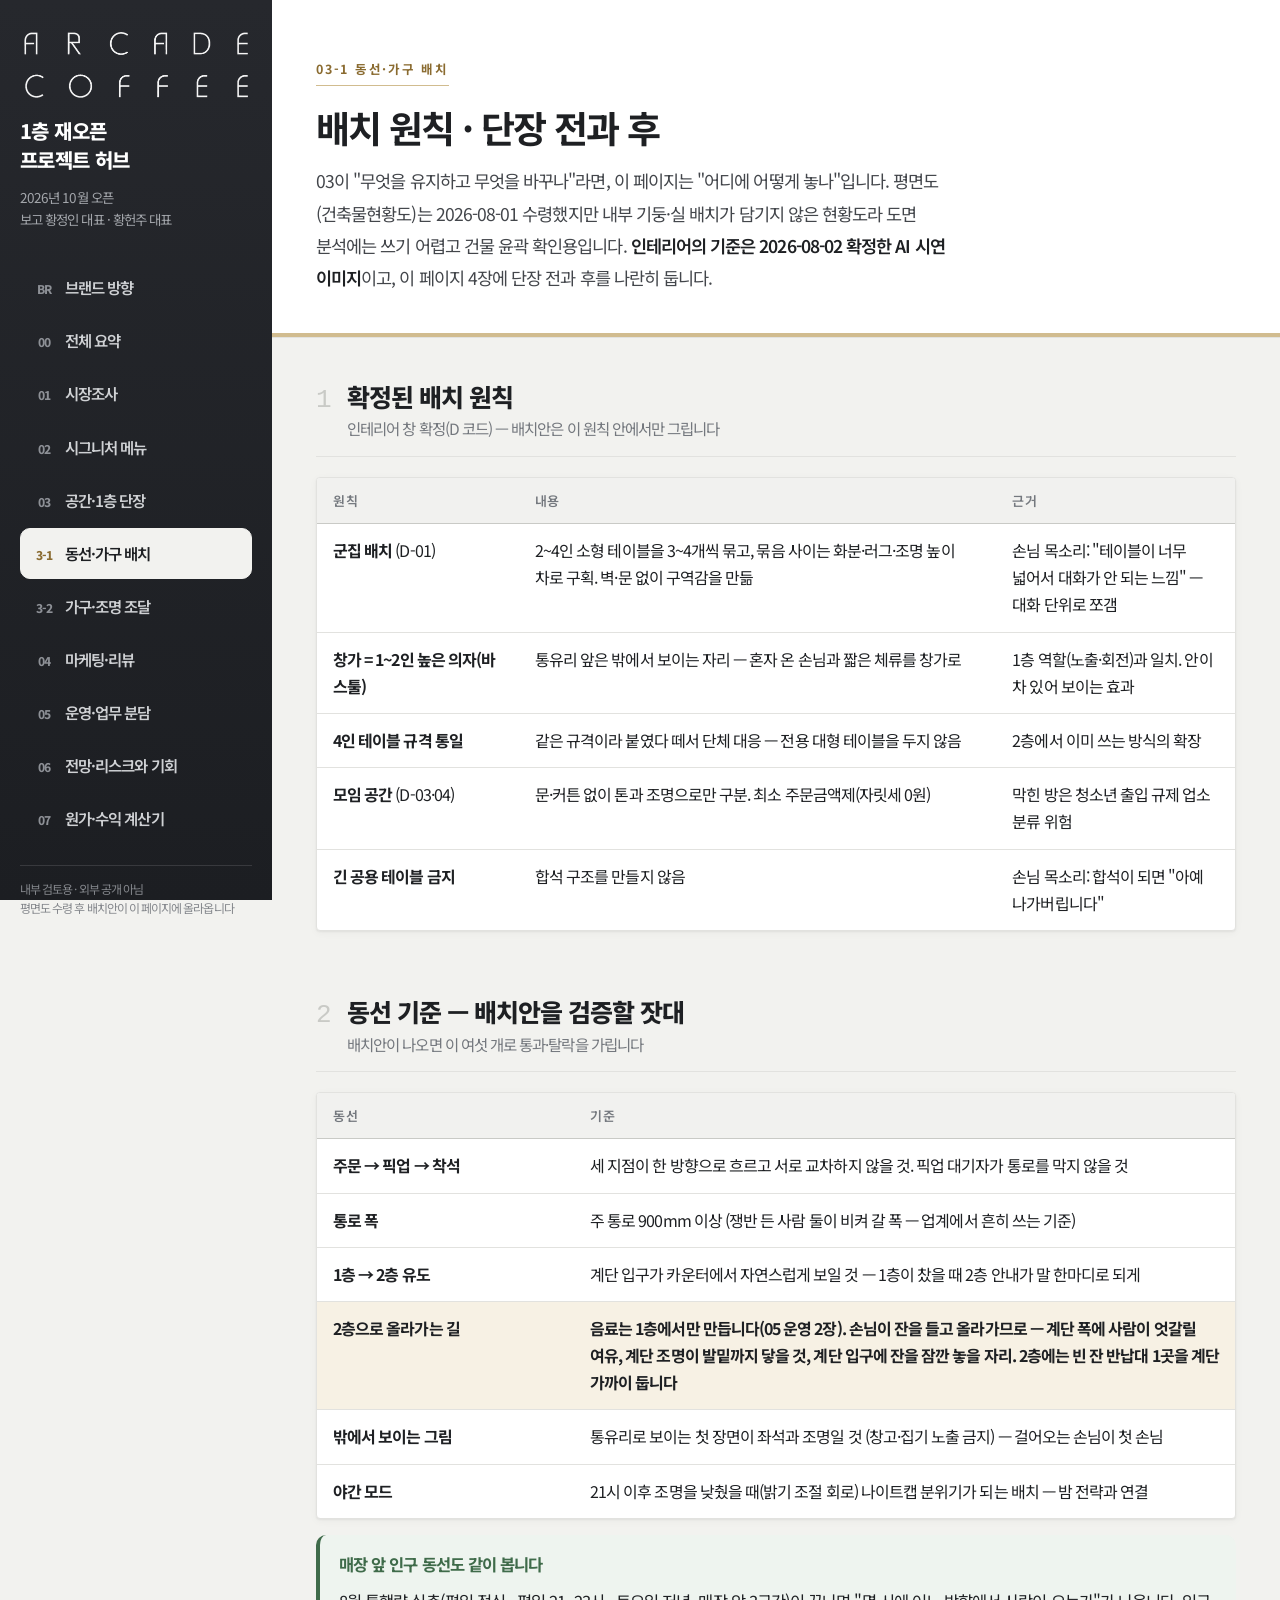
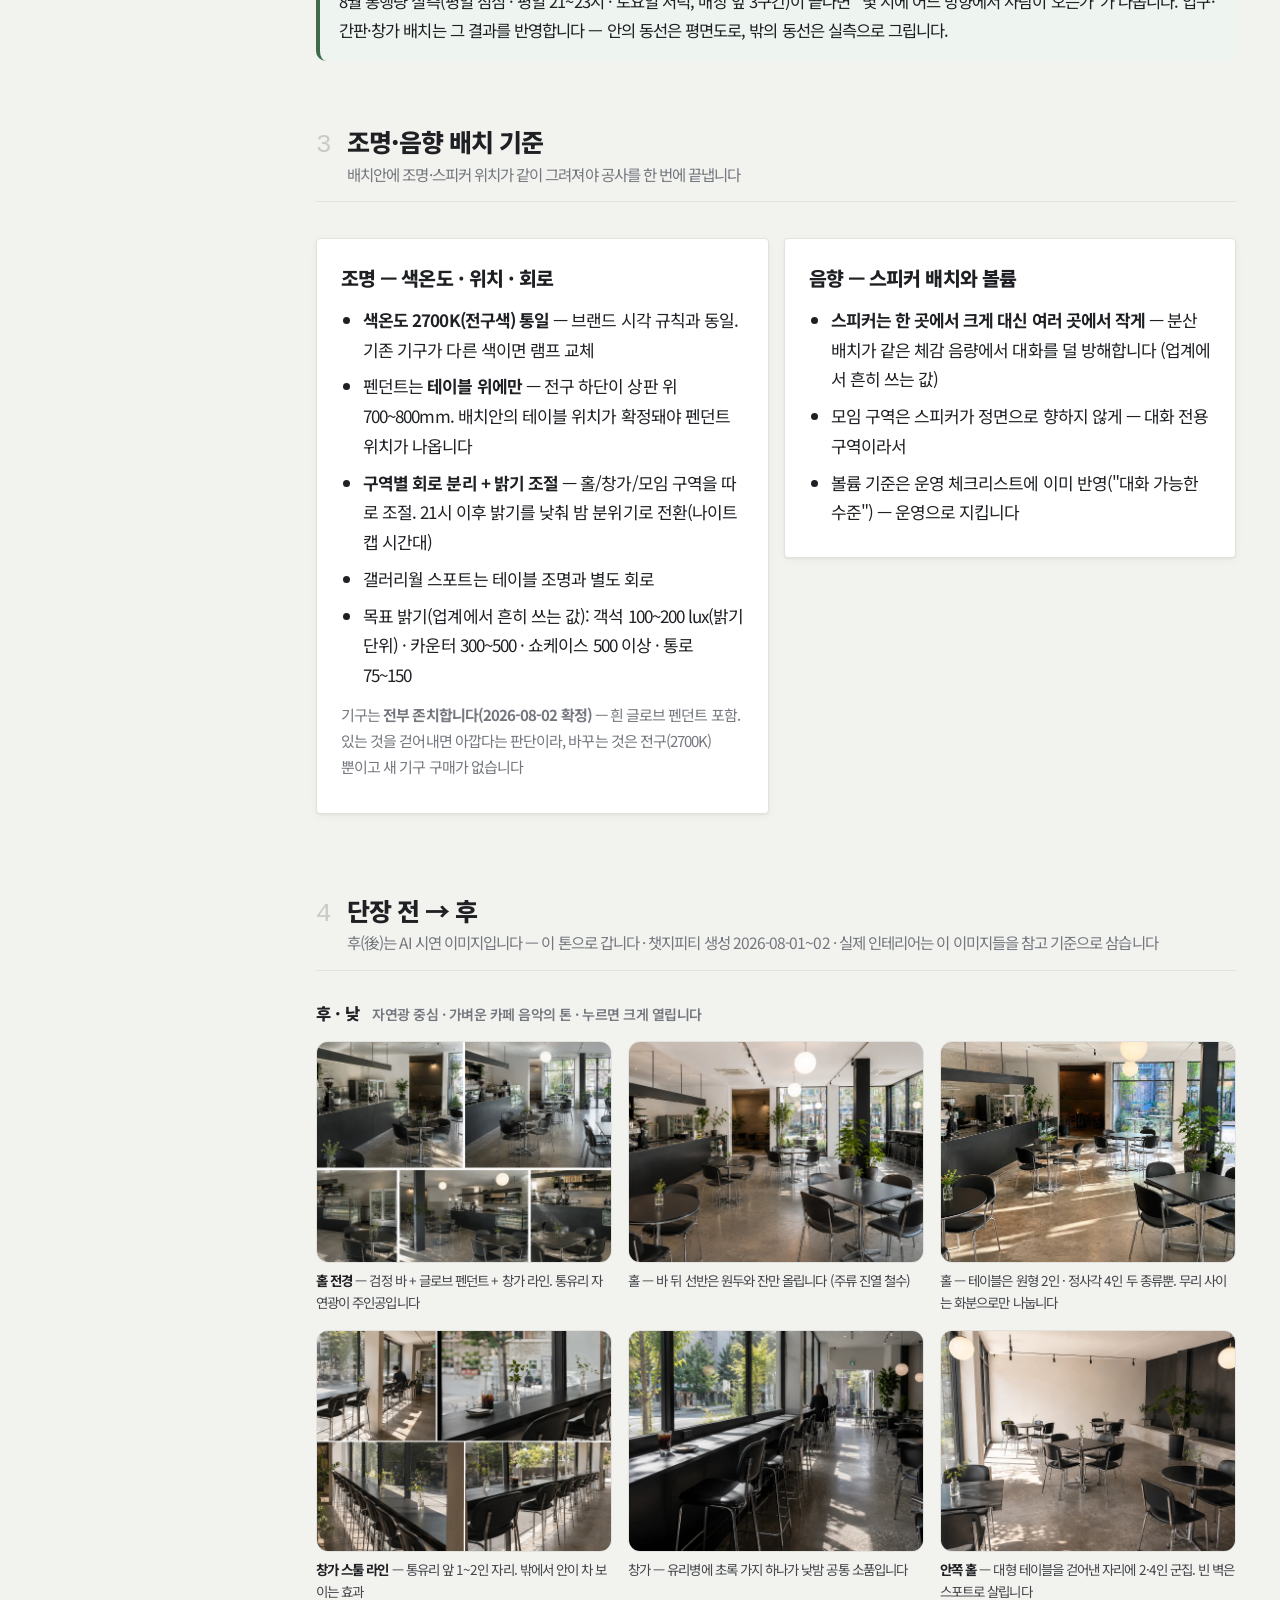
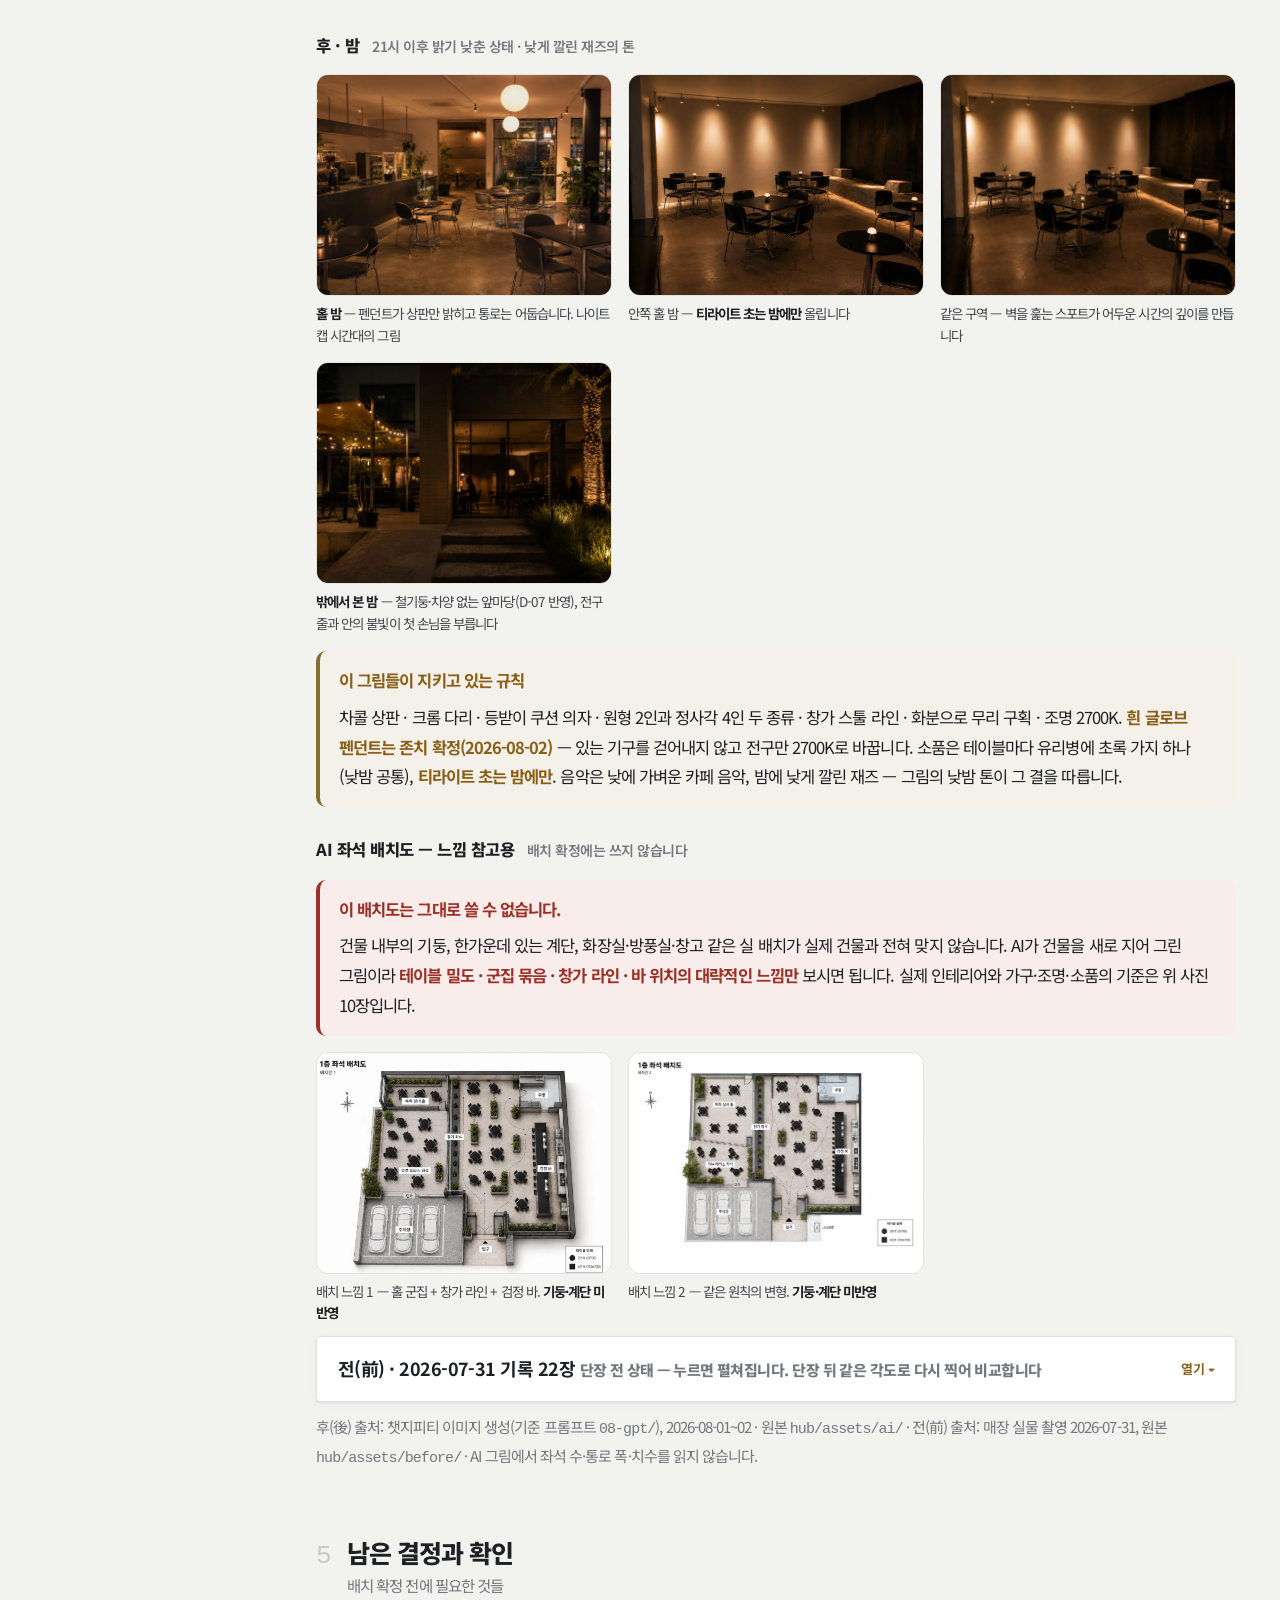
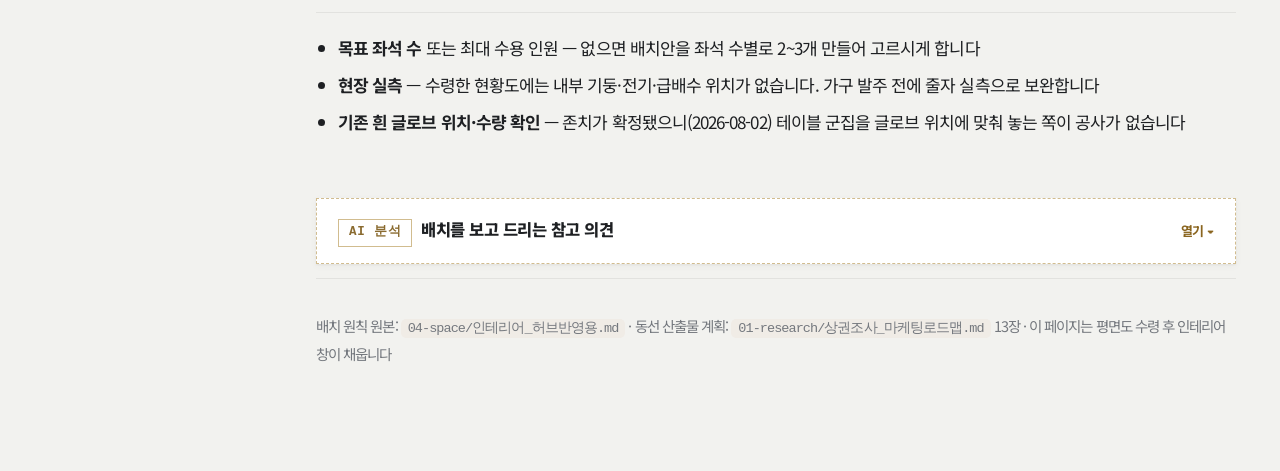
<file: layout.html>
<!DOCTYPE html>
<html lang="ko">
<head>
<meta charset="utf-8">
<meta name="viewport" content="width=device-width, initial-scale=1">
<meta name="robots" content="noindex, nofollow">
<title>아케이드커피 — 동선·가구 배치</title>
<link href="https://fonts.googleapis.com/css2?family=Noto+Sans+KR:wght@400;600;700;800&display=swap" rel="stylesheet">
<link rel="stylesheet" href="style.css?v=31">
<style>
  .flow{display:grid;grid-template-columns:repeat(5,1fr);gap:10px;margin:16px 0}
  .fstep{background:var(--card);border:1px solid var(--line);border-radius:12px;padding:13px 14px;box-shadow:var(--sh-1);position:relative}
  .fstep .fn{width:26px;height:26px;border-radius:50%;background:var(--ink);color:#f0cd85;display:grid;place-items:center;font-weight:800;font-size:13px;margin-bottom:8px}
  .fstep b{display:block;font-size:15.5px;margin-bottom:4px}
  .fstep span{font-size:13.5px;color:var(--sub);line-height:1.55;display:block}
  .fstep.wait{opacity:.55;border-style:dashed}
  .imgs{display:grid;grid-template-columns:repeat(3,1fr);gap:10px;margin:14px 0}
  .imgs figure{margin:0;background:var(--card);border:1px solid var(--line);border-radius:10px;overflow:hidden;box-shadow:var(--sh-1)}
  .imgs img{width:100%;height:150px;object-fit:cover;display:block;cursor:zoom-in}
  .imgs figcaption{padding:8px 11px;font-size:13.5px;color:var(--sub);line-height:1.5}
  @media (max-width:980px){.flow{grid-template-columns:1fr 1fr}.imgs{grid-template-columns:1fr 1fr}}
  /* 폰에서는 한 장씩 크게 — 두 칸에 넣으면 잘려서 뭘 찍은 건지 안 보입니다 */
  @media (max-width:560px){
    .flow{grid-template-columns:1fr}
    .imgs{grid-template-columns:1fr;gap:14px}
    .imgs img{height:auto;aspect-ratio:4/3}
    .imgs figcaption{padding:12px 15px;font-size:16.5px;color:var(--ink);line-height:1.6}
  }
</style>
<link rel="icon" href="data:image/svg+xml,<svg xmlns='http://www.w3.org/2000/svg' viewBox='0 0 100 100'><text y='.9em' font-size='90'>☕</text></svg>">
</head>
<body>
<div class="app">

<aside class="side">
  <div>
    <div class="mark"><img src="assets/brand/logo-white.png" alt="ARCADE COFFEE"><span class="mark-txt">ARCADE<br>COFFEE</span></div>
    <h1>1층 재오픈<br>프로젝트 허브</h1>
    <p class="meta">2026년 10월 오픈<br>보고 황정인 대표 · 황헌주 대표</p>
  </div>
  <nav>
    <a href="brand.html"><i>BR</i><span>브랜드 방향</span></a>
    <a href="index.html"><i>00</i><span>전체 요약</span></a>
    <a href="market.html"><i>01</i><span>시장조사</span></a>
    <a href="menu.html"><i>02</i><span>시그니처 메뉴</span></a>
    <a href="space.html"><i>03</i><span>공간·1층 단장</span></a>
    <a href="layout.html" class="on"><i>3-1</i><span>동선·가구 배치</span></a>
    <a href="procure.html"><i>3-2</i><span>가구·조명 조달</span></a>
    <a href="marketing.html"><i>04</i><span>마케팅·리뷰</span></a>
    <a href="ops.html"><i>05</i><span>운영·업무 분담</span></a>
    <a href="outlook.html"><i>06</i><span>전망·리스크와 기회</span></a>
    <a href="settle.html"><i>07</i><span>원가·수익 계산기</span></a>
  </nav>
  <div class="foot">내부 검토용 · 외부 공개 아님<br>평면도 수령 후 배치안이 이 페이지에 올라옵니다</div>
</aside>

<main class="main">

<div class="hero">
  <div class="inner">
    <span class="eyebrow">03-1 동선·가구 배치</span>
    <h2>배치 원칙 · 단장 전과 후</h2>
    <p>03이 "무엇을 유지하고 무엇을 바꾸나"라면, 이 페이지는 "어디에 어떻게 놓나"입니다.
    평면도(건축물현황도)는 2026-08-01 수령했지만 내부 기둥·실 배치가 담기지 않은 현황도라
    도면 분석에는 쓰기 어렵고 건물 윤곽 확인용입니다.
    <b>인테리어의 기준은 2026-08-02 확정한 AI 시연 이미지</b>이고, 이 페이지 4장에 단장 전과 후를 나란히 둡니다.</p>
  </div>
</div>

<div class="inner">

<section id="rules">
  <div class="sec-h"><span class="no">1</span><div>
    <h3>확정된 배치 원칙</h3>
    <p class="sub">인테리어 창 확정(D 코드) — 배치안은 이 원칙 안에서만 그립니다</p>
  </div></div>
  <div class="rule"></div>

  <div class="tw"><table>
    <thead><tr><th style="width:22%">원칙</th><th>내용</th><th style="width:26%">근거</th></tr></thead>
    <tbody>
      <tr><td><b>군집 배치</b> (D-01)</td><td>2~4인 소형 테이블을 3~4개씩 묶고, 묶음 사이는 화분·러그·조명 높이 차로 구획. 벽·문 없이 구역감을 만듦</td><td>손님 목소리: "테이블이 너무 넓어서 대화가 안 되는 느낌" — 대화 단위로 쪼갬</td></tr>
      <tr><td><b>창가 = 1~2인 높은 의자(바 스툴)</b></td><td>통유리 앞은 밖에서 보이는 자리 — 혼자 온 손님과 짧은 체류를 창가로</td><td>1층 역할(노출·회전)과 일치. 안이 차 있어 보이는 효과</td></tr>
      <tr><td><b>4인 테이블 규격 통일</b></td><td>같은 규격이라 붙였다 떼서 단체 대응 — 전용 대형 테이블을 두지 않음</td><td>2층에서 이미 쓰는 방식의 확장</td></tr>
      <tr><td><b>모임 공간</b> (D-03·04)</td><td>문·커튼 없이 톤과 조명으로만 구분. 최소 주문금액제(자릿세 0원)</td><td>막힌 방은 청소년 출입 규제 업소 분류 위험</td></tr>
      <tr><td><b>긴 공용 테이블 금지</b></td><td>합석 구조를 만들지 않음</td><td>손님 목소리: 합석이 되면 "아예 나가버립니다"</td></tr>
    </tbody>
  </table></div>
</section>

<section id="lines">
  <div class="sec-h"><span class="no">2</span><div>
    <h3>동선 기준 — 배치안을 검증할 잣대</h3>
    <p class="sub">배치안이 나오면 이 여섯 개로 통과·탈락을 가립니다</p>
  </div></div>
  <div class="rule"></div>

  <div class="tw"><table>
    <thead><tr><th style="width:28%">동선</th><th>기준</th></tr></thead>
    <tbody>
      <tr><td><b>주문 → 픽업 → 착석</b></td><td>세 지점이 한 방향으로 흐르고 서로 교차하지 않을 것. 픽업 대기자가 통로를 막지 않을 것</td></tr>
      <tr><td><b>통로 폭</b></td><td>주 통로 900mm 이상 (쟁반 든 사람 둘이 비켜 갈 폭 — 업계에서 흔히 쓰는 기준)</td></tr>
      <tr><td><b>1층 → 2층 유도</b></td><td>계단 입구가 카운터에서 자연스럽게 보일 것 — 1층이 찼을 때 2층 안내가 말 한마디로 되게</td></tr>
      <tr class="us"><td><b>2층으로 올라가는 길</b></td><td><b>음료는 1층에서만 만듭니다(05 운영 2장).</b> 손님이 잔을 들고 올라가므로 — 계단 폭에 사람이 엇갈릴 여유, 계단 조명이 발밑까지 닿을 것, 계단 입구에 잔을 잠깐 놓을 자리. <b>2층에는 빈 잔 반납대 1곳</b>을 계단 가까이 둡니다</td></tr>
      <tr><td><b>밖에서 보이는 그림</b></td><td>통유리로 보이는 첫 장면이 좌석과 조명일 것 (창고·집기 노출 금지) — 걸어오는 손님이 첫 손님</td></tr>
      <tr><td><b>야간 모드</b></td><td>21시 이후 조명을 낮췄을 때(밝기 조절 회로) 나이트캡 분위기가 되는 배치 — 밤 전략과 연결</td></tr>
    </tbody>
  </table></div>

  <div class="note good">
    <b>매장 앞 인구 동선도 같이 봅니다</b>
    8월 통행량 실측(평일 점심 · 평일 21~23시 · 토요일 저녁, 매장 앞 3구간)이 끝나면
    "몇 시에 어느 방향에서 사람이 오는가"가 나옵니다. 입구·간판·창가 배치는 그 결과를 반영합니다 —
    안의 동선은 평면도로, 밖의 동선은 실측으로 그립니다.
  </div>
</section>

<section id="lightsound">
  <div class="sec-h"><span class="no">3</span><div>
    <h3>조명·음향 배치 기준</h3>
    <p class="sub">배치안에 조명·스피커 위치가 같이 그려져야 공사를 한 번에 끝냅니다</p>
  </div></div>
  <div class="rule"></div>

  <div class="cols2">
    <div class="card">
      <h4 style="margin-top:2px">조명 — 색온도 · 위치 · 회로</h4>
      <ul class="tight">
        <li><b>색온도 2700K(전구색) 통일</b> — 브랜드 시각 규칙과 동일. 기존 기구가 다른 색이면 램프 교체</li>
        <li>펜던트는 <b>테이블 위에만</b> — 전구 하단이 상판 위 700~800mm. 배치안의 테이블 위치가 확정돼야 펜던트 위치가 나옵니다</li>
        <li><b>구역별 회로 분리 + 밝기 조절</b> — 홀/창가/모임 구역을 따로 조절. 21시 이후 밝기를 낮춰 밤 분위기로 전환(나이트캡 시간대)</li>
        <li>갤러리월 스포트는 테이블 조명과 별도 회로</li>
        <li>목표 밝기(업계에서 흔히 쓰는 값): 객석 100~200 lux(밝기 단위) · 카운터 300~500 · 쇼케이스 500 이상 · 통로 75~150</li>
      </ul>
      <p class="muted">기구는 <b>전부 존치합니다(2026-08-02 확정)</b> — 흰 글로브 펜던트 포함. 있는 것을 걷어내면 아깝다는 판단이라, 바꾸는 것은 전구(2700K)뿐이고 새 기구 구매가 없습니다</p>
    </div>
    <div class="card">
      <h4 style="margin-top:2px">음향 — 스피커 배치와 볼륨</h4>
      <ul class="tight">
        <li><b>스피커는 한 곳에서 크게 대신 여러 곳에서 작게</b> — 분산 배치가 같은 체감 음량에서 대화를 덜 방해합니다 (업계에서 흔히 쓰는 값)</li>
        <li>모임 구역은 스피커가 정면으로 향하지 않게 — 대화 전용 구역이라서</li>
        <li>볼륨 기준은 운영 체크리스트에 이미 반영("대화 가능한 수준") — 운영으로 지킵니다</li>
      </ul>
    </div>
  </div>
</section>

<section id="beforeafter">
  <div class="sec-h"><span class="no">4</span><div>
    <h3>단장 전 → 후</h3>
    <p class="sub">후(後)는 AI 시연 이미지입니다 — 이 톤으로 갑니다 · 챗지피티 생성 2026-08-01~02 · 실제 인테리어는 이 이미지들을 참고 기준으로 삼습니다</p>
  </div></div>
  <div class="rule"></div>

  <h4 class="shots-h">후 · 낮 <span>자연광 중심 · 가벼운 카페 음악의 톤 · 누르면 크게 열립니다</span></h4>
  <div class="shots">
    <figure><img src="assets/ai/ai-day-hall3.webp" alt="AI 시연 - 홀 전경 낮"><figcaption><b>홀 전경</b> — 검정 바 + 글로브 펜던트 + 창가 라인. 통유리 자연광이 주인공입니다</figcaption></figure>
    <figure><img src="assets/ai/ai-day-hall1.webp" alt="AI 시연 - 홀 낮 1"><figcaption>홀 — 바 뒤 선반은 원두와 잔만 올립니다 (주류 진열 철수)</figcaption></figure>
    <figure><img src="assets/ai/ai-day-hall2.webp" alt="AI 시연 - 홀 낮 2"><figcaption>홀 — 테이블은 원형 2인 · 정사각 4인 두 종류뿐. 무리 사이는 화분으로만 나눕니다</figcaption></figure>
    <figure><img src="assets/ai/ai-day-window1.webp" alt="AI 시연 - 창가 스툴 낮"><figcaption><b>창가 스툴 라인</b> — 통유리 앞 1~2인 자리. 밖에서 안이 차 보이는 효과</figcaption></figure>
    <figure><img src="assets/ai/ai-day-window2.webp" alt="AI 시연 - 창가 낮 2"><figcaption>창가 — 유리병에 초록 가지 하나가 낮밤 공통 소품입니다</figcaption></figure>
    <figure><img src="assets/ai/ai-day-backhall.webp" alt="AI 시연 - 안쪽 홀 낮"><figcaption><b>안쪽 홀</b> — 대형 테이블을 걷어낸 자리에 2·4인 군집. 빈 벽은 스포트로 살립니다</figcaption></figure>
  </div>

  <h4 class="shots-h">후 · 밤 <span>21시 이후 밝기 낮춘 상태 · 낮게 깔린 재즈의 톤</span></h4>
  <div class="shots">
    <figure><img src="assets/ai/ai-night-hall.webp" alt="AI 시연 - 홀 밤"><figcaption><b>홀 밤</b> — 펜던트가 상판만 밝히고 통로는 어둡습니다. 나이트캡 시간대의 그림</figcaption></figure>
    <figure><img src="assets/ai/ai-night-backhall1.webp" alt="AI 시연 - 안쪽 홀 밤 1"><figcaption>안쪽 홀 밤 — <b>티라이트 초는 밤에만</b> 올립니다</figcaption></figure>
    <figure><img src="assets/ai/ai-night-backhall2.webp" alt="AI 시연 - 안쪽 홀 밤 2"><figcaption>같은 구역 — 벽을 훑는 스포트가 어두운 시간의 깊이를 만듭니다</figcaption></figure>
    <figure><img src="assets/ai/ai-night-exterior.webp" alt="AI 시연 - 밖에서 본 밤"><figcaption><b>밖에서 본 밤</b> — 철기둥·차양 없는 앞마당(D-07 반영), 전구 줄과 안의 불빛이 첫 손님을 부릅니다</figcaption></figure>
  </div>

  <div class="note why">
    <b>이 그림들이 지키고 있는 규칙</b>
    차콜 상판 · 크롬 다리 · 등받이 쿠션 의자 · 원형 2인과 정사각 4인 두 종류 · 창가 스툴 라인 ·
    화분으로 무리 구획 · 조명 2700K. <b>흰 글로브 펜던트는 존치 확정(2026-08-02)</b> — 있는 기구를 걷어내지 않고
    전구만 2700K로 바꿉니다. 소품은 테이블마다 유리병에 초록 가지 하나(낮밤 공통), <b>티라이트 초는 밤에만</b>.
    음악은 낮에 가벼운 카페 음악, 밤에 낮게 깔린 재즈 — 그림의 낮밤 톤이 그 결을 따릅니다.
  </div>

  <h4 class="shots-h">AI 좌석 배치도 — 느낌 참고용 <span>배치 확정에는 쓰지 않습니다</span></h4>
  <div class="note flag">
    <b>이 배치도는 그대로 쓸 수 없습니다.</b> 건물 내부의 기둥, 한가운데 있는 계단, 화장실·방풍실·창고 같은
    실 배치가 실제 건물과 전혀 맞지 않습니다. AI가 건물을 새로 지어 그린 그림이라
    <b>테이블 밀도 · 군집 묶음 · 창가 라인 · 바 위치의 대략적인 느낌만</b> 보시면 됩니다.
    실제 인테리어와 가구·조명·소품의 기준은 위 사진 10장입니다.
  </div>
  <div class="shots">
    <figure><img src="assets/ai/ai-plan1.webp" alt="AI 좌석 배치도 안 1 - 느낌 참고용"><figcaption>배치 느낌 1 — 홀 군집 + 창가 라인 + 검정 바. <b>기둥·계단 미반영</b></figcaption></figure>
    <figure><img src="assets/ai/ai-plan2.webp" alt="AI 좌석 배치도 안 2 - 느낌 참고용"><figcaption>배치 느낌 2 — 같은 원칙의 변형. <b>기둥·계단 미반영</b></figcaption></figure>
  </div>

  <details>
    <summary><span><b>전(前) · 2026-07-31 기록 22장</b> <span class="muted">단장 전 상태 — 누르면 펼쳐집니다. 단장 뒤 같은 각도로 다시 찍어 비교합니다</span></span><span class="chev"></span></summary>
    <div class="body">
<h4 class="shots-h">1층 실내 <span>단장 대상 — 동선이 실제로 만들어지는 곳</span></h4>
  <div class="shots">
    <figure><img src="assets/before/b17-1f-front-tables.webp" alt="1층 정면에서 본 테이블"><figcaption><b>정면 첫 장면</b> — 통유리로 들어왔을 때 처음 보이는 구간(동선 잣대 5번)</figcaption></figure>
    <figure><img src="assets/before/b11-1f-hall-bar-view.webp" alt="1층 메인 홀과 바 방향"><figcaption><b>메인 홀 전경</b> — 왼쪽이 바, 오른쪽이 창가. 테이블마다 붙은 태블릿 스탠드는 철거 대상</figcaption></figure>
    <figure><img src="assets/before/b18-1f-bar.webp" alt="1층 바 카운터"><figcaption><b>바 카운터</b> — 주문·픽업 동선의 기점. 뒤쪽 주류 진열은 정리 대상</figcaption></figure>
    <figure><img src="assets/before/b19-1f-fridge-showcase.webp" alt="디저트 쇼케이스와 냉장고"><figcaption><b>쇼케이스·냉장고</b> — 납품 디저트를 그대로 올릴 수 있는 설비</figcaption></figure>
    <figure><img src="assets/before/b20-1f-photobooth.webp" alt="포토부스 그래픽 벽"><figcaption><b>포토부스 벽</b> — 철거 예정. 없어지면 홀이 한 덩어리로 트입니다</figcaption></figure>
    <figure><img src="assets/before/b10-1f-projection-wall.webp" alt="프로젝션 벽면과 원목 테이블"><figcaption><b>프로젝션 벽</b> — 야간 영상용으로 쓸 수 있는 면. 앞은 원목 6인석</figcaption></figure>
    <figure><img src="assets/before/b12-1f-stair-under.webp" alt="계단 하부 좌석"><figcaption><b>계단 하부</b> — 천장이 경사진 아늑한 구역. 조명 보강이 필요합니다</figcaption></figure>
    <figure><img src="assets/before/b13-1f-stair-under2.webp" alt="계단 하부 좌석 안쪽"><figcaption>같은 구역 안쪽 — 벽면이 넓어 조명·아트 적용 여지가 있습니다</figcaption></figure>
    <figure><img src="assets/before/b21-1f-back-hall.webp" alt="1층 안쪽 홀"><figcaption><b>안쪽 홀</b> — 검정 대형 테이블 2열. 철거 확정(2026-07-31)이라 이 구역은 배치를 새로 짭니다</figcaption></figure>
    <figure><img src="assets/before/b22-1f-back-hall2.webp" alt="1층 안쪽 홀 PUFF 로고 벽"><figcaption>같은 홀 — PUFF 로고 강판 벽. 마감 교체 대상</figcaption></figure>
  </div>

  <h4 class="shots-h">1층 외부 · 앞마당 <span>첫인상과 야간 조명</span></h4>
  <div class="shots">
    <figure><img src="assets/before/b16-out-front.webp" alt="가게 전면"><figcaption><b>전면</b> — 계단·조경·사인. 지나가는 사람이 보는 장면</figcaption></figure>
    <figure><img src="assets/before/b15-out-entrance.webp" alt="입구와 왼쪽 테라스"><figcaption><b>입구</b> — 외부 PUFF 사인이 정면에 있습니다. 교체 1순위</figcaption></figure>
    <figure><img src="assets/before/b14-out-parking.webp" alt="외부 주차장과 테라스"><figcaption><b>주차 3대</b> — 앞마당 좌석과 붙어 있어 배치 시 분리가 필요합니다</figcaption></figure>
    <figure><img src="assets/before/b08-yard-pole-string.webp" alt="앞마당 철기둥과 전구 배선"><figcaption><b>철기둥·전구 라인</b> — 이미 설치되어 있습니다. 전구만 2700K로 교체</figcaption></figure>
    <figure><img src="assets/before/b09-yard-shade.webp" alt="앞마당 차양"><figcaption><b>차양 3장</b> — 낮 그늘과 야간 조명이 동시에 걸려 있는 구조</figcaption></figure>
  </div>

  <h4 class="shots-h">2층 · 테라스 <span>재사용 자산 — 1층 배치의 예비 물량</span></h4>
  <div class="shots">
    <figure><img src="assets/before/b04-2f-table-caster.webp" alt="2층 바퀴 달린 흰 사각 테이블"><figcaption><b>바퀴 달린 사각 테이블</b> — 붙였다 떼기가 되는 규격. 모임 좌석의 핵심</figcaption></figure>
    <figure><img src="assets/before/b05-2f-round-table.webp" alt="2층 원형 테이블"><figcaption>원형 2인 테이블 — 회전이 빠른 규격</figcaption></figure>
    <figure><img src="assets/before/b06-2f-long-table.webp" alt="2층 긴 공용 테이블"><figcaption>긴 공용 테이블 — 2층 존치. 배치 원칙상 1층에는 긴 공용 테이블을 두지 않습니다</figcaption></figure>
    <figure><img src="assets/before/b07-2f-window.webp" alt="2층 창가 좌석"><figcaption>창가 라인 — 통유리 쪽 좌석 배치의 참고</figcaption></figure>
    <figure><img src="assets/before/b01-2f-terrace-set.webp" alt="2층 테라스 2인 세트"><figcaption><b>테라스 2인 세트</b> — 메쉬 테이블 + 접이식 의자. 좌면 대책 대상</figcaption></figure>
    <figure><img src="assets/before/b02-2f-terrace-set2.webp" alt="2층 테라스 좌석"><figcaption>같은 세트 여러 조 — 수량은 실측으로 확정</figcaption></figure>
    <figure><img src="assets/before/b03-2f-terrace-layout.webp" alt="2층 테라스 배치 구조"><figcaption>테라스 배치 — 난간을 따라 늘어놓은 현재 구조</figcaption></figure>
  </div>

      </div>
  </details>

  <p class="muted">후(後) 출처: 챗지피티 이미지 생성(기준 프롬프트 <code>08-gpt/</code>), 2026-08-01~02 · 원본 <code>hub/assets/ai/</code> ·
  전(前) 출처: 매장 실물 촬영 2026-07-31, 원본 <code>hub/assets/before/</code> ·
  AI 그림에서 좌석 수·통로 폭·치수를 읽지 않습니다.</p>
</section>

<section id="need">
  <div class="sec-h"><span class="no">5</span><div>
    <h3>남은 결정과 확인</h3>
    <p class="sub">배치 확정 전에 필요한 것들</p>
  </div></div>
  <div class="rule"></div>
  <ul class="tight">
    <li><b>목표 좌석 수</b> 또는 최대 수용 인원 — 없으면 배치안을 좌석 수별로 2~3개 만들어 고르시게 합니다</li>
    <li><b>현장 실측</b> — 수령한 현황도에는 내부 기둥·전기·급배수 위치가 없습니다. 가구 발주 전에 줄자 실측으로 보완합니다</li>
    <li><b>기존 흰 글로브 위치·수량 확인</b> — 존치가 확정됐으니(2026-08-02) 테이블 군집을 글로브 위치에 맞춰 놓는 쪽이 공사가 없습니다</li>
  </ul>
</section>

<details class="ai">
  <summary><span><span class="tag-ai">AI 분석</span>배치를 보고 드리는 참고 의견</span><span class="chev"></span></summary>
  <div class="body">
    <p><b>배치에서 매출을 가르는 건 좌석 수보다 회전 구조입니다.</b> 같은 30석이어도 "창가 바 + 2인 군집" 구성과
    "4인 테이블만" 구성은 받을 수 있는 손님 수가 다릅니다. 우리 손님의 다수가 2인(대화·데이트)이라,
    2인 자리를 많이 만드는 배치가 좌석 수를 줄이더라도 실제 수용은 늘 수 있습니다.</p>
    <p><b>계산대 앞이 이 배치의 병목입니다.</b> 2층 손님도 1층에서 주문하고 받아 가므로, 주문 줄과 받아 가는 자리가 겹치면 1층 홀까지 막힙니다. 받는 자리를 계산대에서 한 걸음 떼어 두는 것이 좋습니다.
    <br><br><b>포장을 하지 않기로 해서 밤에 늘어나는 것은 회전이 아니라 체류입니다.</b> 문 앞 술자리 손님이 오면 앉아서 갑니다. 그래서 밤 시간에는 좌석이 먼저 모자랍니다 — 1층이 찼을 때 2층으로 자연스럽게 올려 보내는 동선이 밤 전략의 전제입니다.</p>
    <p><b>3D 화면은 결정용이 아니라 안심용입니다.</b> 공사 전에 "이렇게 되는구나"를 눈으로 보면
    결정이 훨씬 가볍습니다. 배치안을 고르실 때 숫자(예상 매출)와 그림(3D)을 같이 놓고 보시면 됩니다.</p>
    <p class="disclaim">이 의견은 마케팅·PM 분석 틀에 이 프로젝트의 실측 데이터를 넣어 나온 참고 의견입니다. 따르셔도 되고 안 따르셔도 됩니다 — 판단은 대표님들 몫입니다.</p>
  </div>
</details>

<footer>
  <p>배치 원칙 원본: <code>04-space/인테리어_허브반영용.md</code> · 동선 산출물 계획: <code>01-research/상권조사_마케팅로드맵.md</code> 13장 · 이 페이지는 평면도 수령 후 인테리어 창이 채웁니다</p>
</footer>

</div>
</main>
</div>
<script src="assets/lightbox.js?v=5" defer></script>
<script src="assets/mobile-table.js?v=6" defer></script>
</body>
</html>
</file>
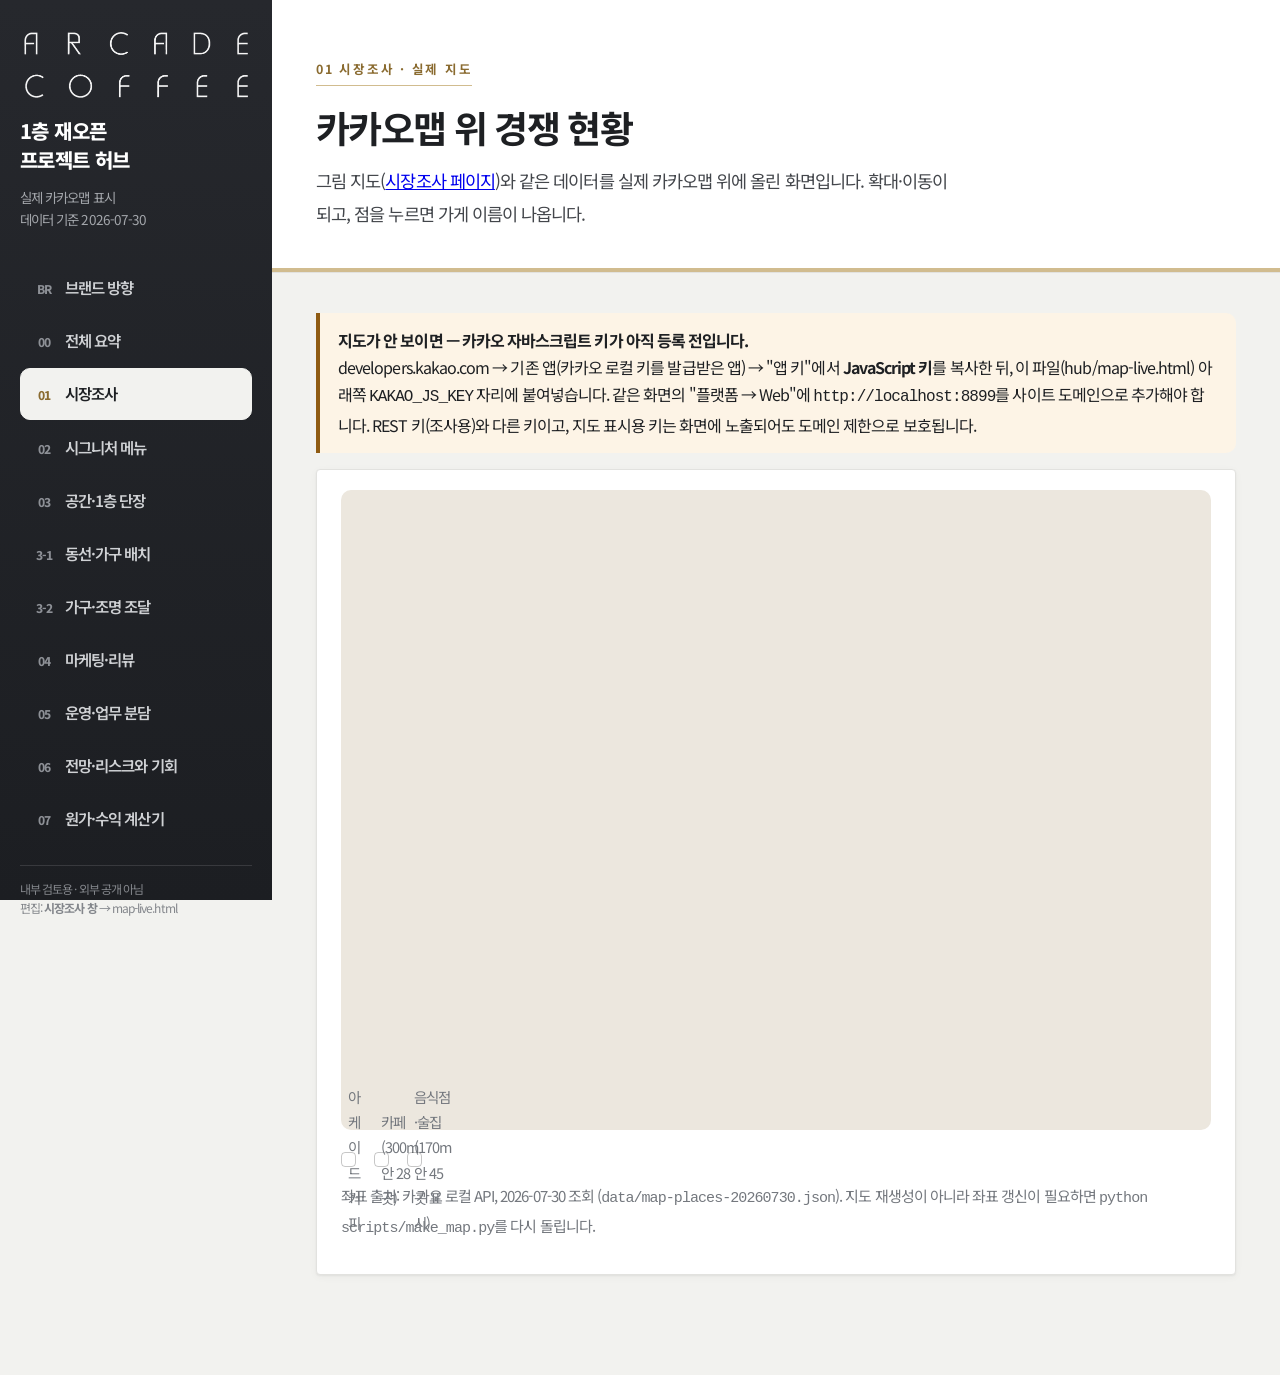
<file: map-live.html>
<!DOCTYPE html>
<html lang="ko">
<head>
<meta charset="utf-8">
<meta name="viewport" content="width=device-width, initial-scale=1">
<meta name="robots" content="noindex, nofollow">
<title>아케이드커피 — 실제 지도</title>
<link href="https://fonts.googleapis.com/css2?family=Noto+Sans+KR:wght@400;600;700;800&display=swap" rel="stylesheet">
<link rel="stylesheet" href="style.css?v=31">
<style>
  #kmap{width:100%;height:640px;border-radius:10px;background:#ece7de}
  .keybox{background:var(--warn-tint);border-left:4px solid var(--warn);border-radius:0 10px 10px 0;
    padding:14px 18px;margin:14px 0;font-size:16px;line-height:1.7}
  .chip{display:inline-flex;align-items:center;gap:6px;margin-right:14px;font-size:14.5px;color:var(--sub)}
  .chip i{width:12px;height:12px;border-radius:50%;display:inline-block}
</style>
</head>
<body>
<div class="app">

<aside class="side">
  <div>
    <div class="mark"><img src="assets/brand/logo-white.png" alt="ARCADE COFFEE"><span class="mark-txt">ARCADE<br>COFFEE</span></div>
    <h1>1층 재오픈<br>프로젝트 허브</h1>
    <p class="meta">실제 카카오맵 표시<br>데이터 기준 2026-07-30</p>
  </div>
  <nav>
    <a href="brand.html"><i>BR</i><span>브랜드 방향</span></a>
    <a href="index.html"><i>00</i><span>전체 요약</span></a>
    <a href="market.html" class="on"><i>01</i><span>시장조사</span></a>
    <a href="menu.html"><i>02</i><span>시그니처 메뉴</span></a>
    <a href="space.html"><i>03</i><span>공간·1층 단장</span></a>
    <a href="layout.html"><i>3-1</i><span>동선·가구 배치</span></a>
    <a href="procure.html"><i>3-2</i><span>가구·조명 조달</span></a>
    <a href="marketing.html"><i>04</i><span>마케팅·리뷰</span></a>
    <a href="ops.html"><i>05</i><span>운영·업무 분담</span></a>
    <a href="outlook.html"><i>06</i><span>전망·리스크와 기회</span></a>
    <a href="settle.html"><i>07</i><span>원가·수익 계산기</span></a>
  </nav>
  <div class="foot">내부 검토용 · 외부 공개 아님<br>편집: <b>시장조사 창</b> → map-live.html</div>
</aside>

<main class="main">
<div class="hero">
  <div class="inner">
    <span class="eyebrow">01 시장조사 · 실제 지도</span>
    <h2>카카오맵 위 경쟁 현황</h2>
    <p>그림 지도(<a href="market.html">시장조사 페이지</a>)와 같은 데이터를 실제 카카오맵 위에 올린 화면입니다.
    확대·이동이 되고, 점을 누르면 가게 이름이 나옵니다.</p>
  </div>
</div>

<div class="inner">

  <div class="keybox" id="keyGuide">
    <b>지도가 안 보이면 — 카카오 자바스크립트 키가 아직 등록 전입니다.</b><br>
    developers.kakao.com → 기존 앱(카카오 로컬 키를 발급받은 앱) → "앱 키"에서 <b>JavaScript 키</b>를 복사한 뒤,
    이 파일(hub/map-live.html) 아래쪽 <code>KAKAO_JS_KEY</code> 자리에 붙여넣습니다.
    같은 화면의 "플랫폼 → Web"에 <code>http://localhost:8899</code>를 사이트 도메인으로 추가해야 합니다.
    REST 키(조사용)와 다른 키이고, 지도 표시용 키는 화면에 노출되어도 도메인 제한으로 보호됩니다.
  </div>

  <div class="card">
    <div id="kmap"></div>
    <div style="margin-top:12px">
      <span class="chip"><i style="background:#1d1714"></i>아케이드커피</span>
      <span class="chip"><i style="background:#b07f2e"></i>카페 (300m 안 28곳)</span>
      <span class="chip"><i style="background:#a49a8f"></i>음식점·술집 (170m 안 45곳 표시)</span>
    </div>
    <p class="muted">좌표 출처: 카카오 로컬 API, 2026-07-30 조회 (<code>data/map-places-20260730.json</code>).
    지도 재생성이 아니라 좌표 갱신이 필요하면 <code>python scripts/make_map.py</code>를 다시 돌립니다.</p>
  </div>

</div>
</main>
</div>

<script>
// ── 카카오 JavaScript 키 (2026-07-30 등록. 도메인 제한으로 보호되는 공개용 키) ──
var KAKAO_JS_KEY = "eb4a8a6314ae6e8506ba4b024d70f2e9";

(function () {
  if (!KAKAO_JS_KEY) return; // 키가 없으면 안내 박스만 보인다
  var s = document.createElement("script");
  s.src = "https://dapi.kakao.com/v2/maps/sdk.js?appkey=" + KAKAO_JS_KEY + "&autoload=false";
  s.onload = function () {
    kakao.maps.load(function () {
      document.getElementById("keyGuide").style.display = "none";
      var center = new kakao.maps.LatLng(36.3578564, 127.3442689);
      var map = new kakao.maps.Map(document.getElementById("kmap"), { center: center, level: 4 });

      // 반경 원 100/200/300m
      [100, 200, 300].forEach(function (r) {
        new kakao.maps.Circle({
          map: map, center: center, radius: r,
          strokeWeight: 1.5, strokeColor: "#b07f2e", strokeOpacity: 0.5, strokeStyle: "dash",
          fillColor: "#b07f2e", fillOpacity: 0.02
        });
      });

      function dot(lat, lng, color, size, name) {
        var el = new kakao.maps.CustomOverlay({
          position: new kakao.maps.LatLng(lat, lng),
          content: '<div title="' + name.replace(/"/g, "") + '" style="width:' + size + "px;height:" + size +
            'px;border-radius:50%;background:' + color + ';border:2px solid #fff;box-shadow:0 1px 3px rgba(0,0,0,.35);cursor:pointer" ' +
            'onclick="alert(\'' + name.replace(/'/g, "").replace(/"/g, "") + '\')"></div>'
        });
        el.setMap(map);
      }

      // 좌표 데이터 로드 (http 서버로 열었을 때만 동작 — file:// 이면 실패)
      fetch("../data/map-places-20260730.json")
        .then(function (r) { return r.json(); })
        .then(function (j) {
          j.foods.forEach(function (d) { dot(+d.y, +d.x, "#a49a8f", 9, d.place_name); });
          j.cafes.forEach(function (d) {
            if (+d.distance <= 300) dot(+d.y, +d.x, "#b07f2e", 13, d.place_name + " (" + d.distance + "m)");
          });
          dot(36.3578564, 127.3442689, "#1d1714", 18, "아케이드커피");
        })
        .catch(function () {
          document.getElementById("keyGuide").style.display = "";
          document.getElementById("keyGuide").innerHTML =
            "<b>좌표 파일을 읽지 못했습니다.</b> 이 페이지는 서버(localhost:8899)로 열어야 가게 점이 표시됩니다. 지도 자체는 열립니다.";
        });
    });
  };
  document.head.appendChild(s);
})();
</script>
<script src="assets/lightbox.js?v=5" defer></script>
<script src="assets/mobile-table.js?v=6" defer></script>
</body>
</html>
</file>
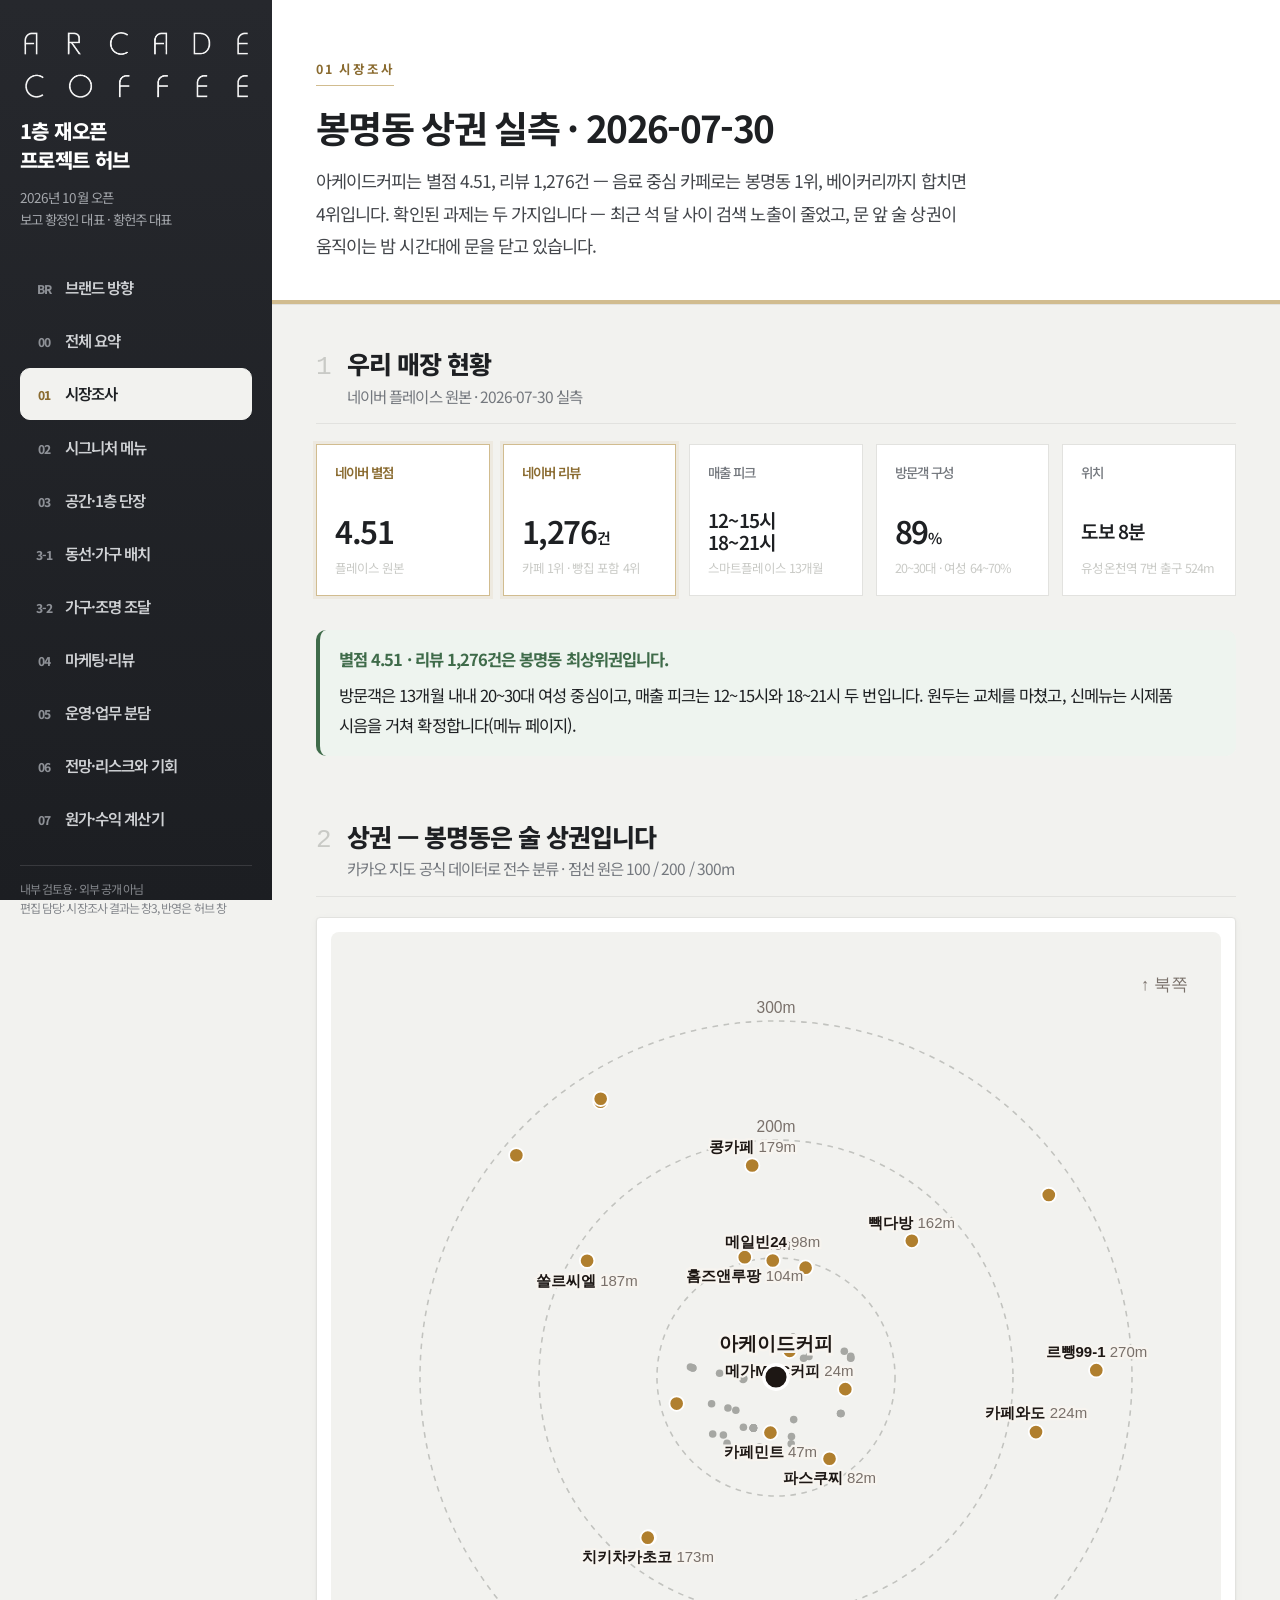
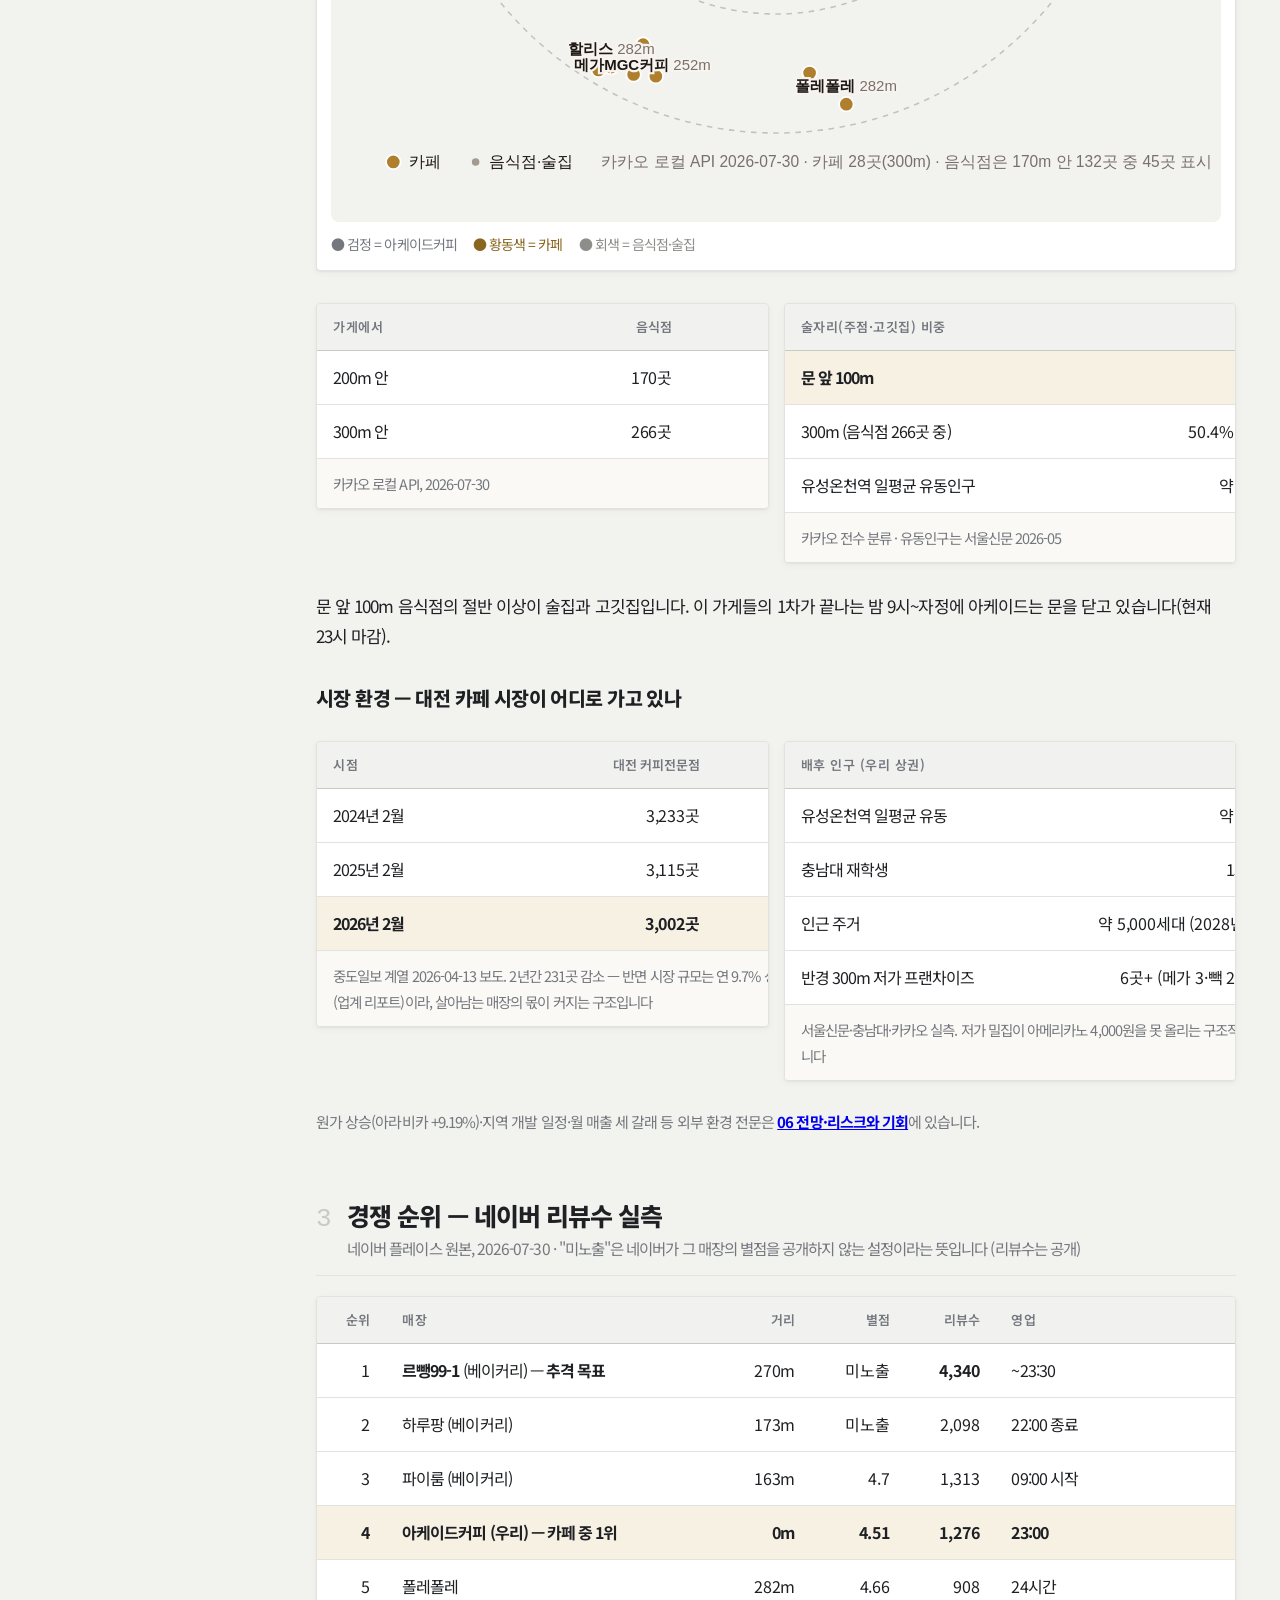
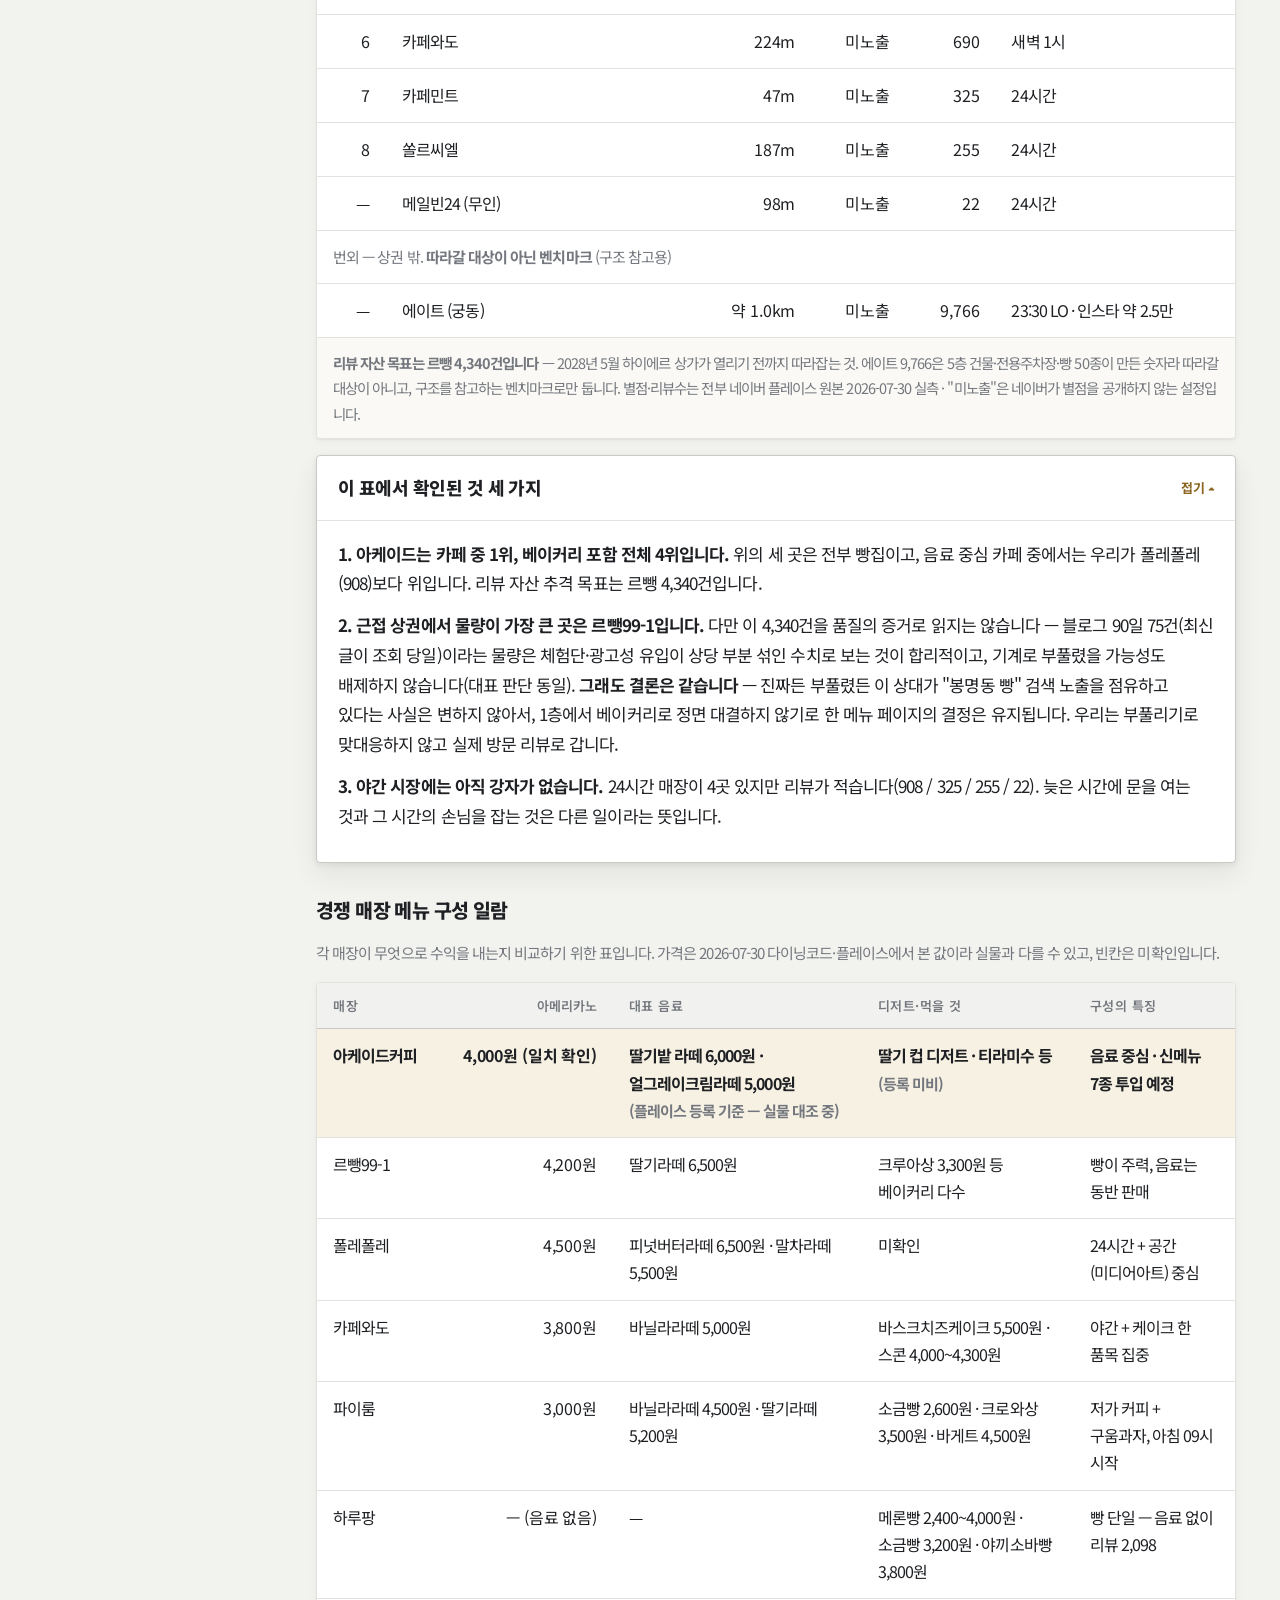
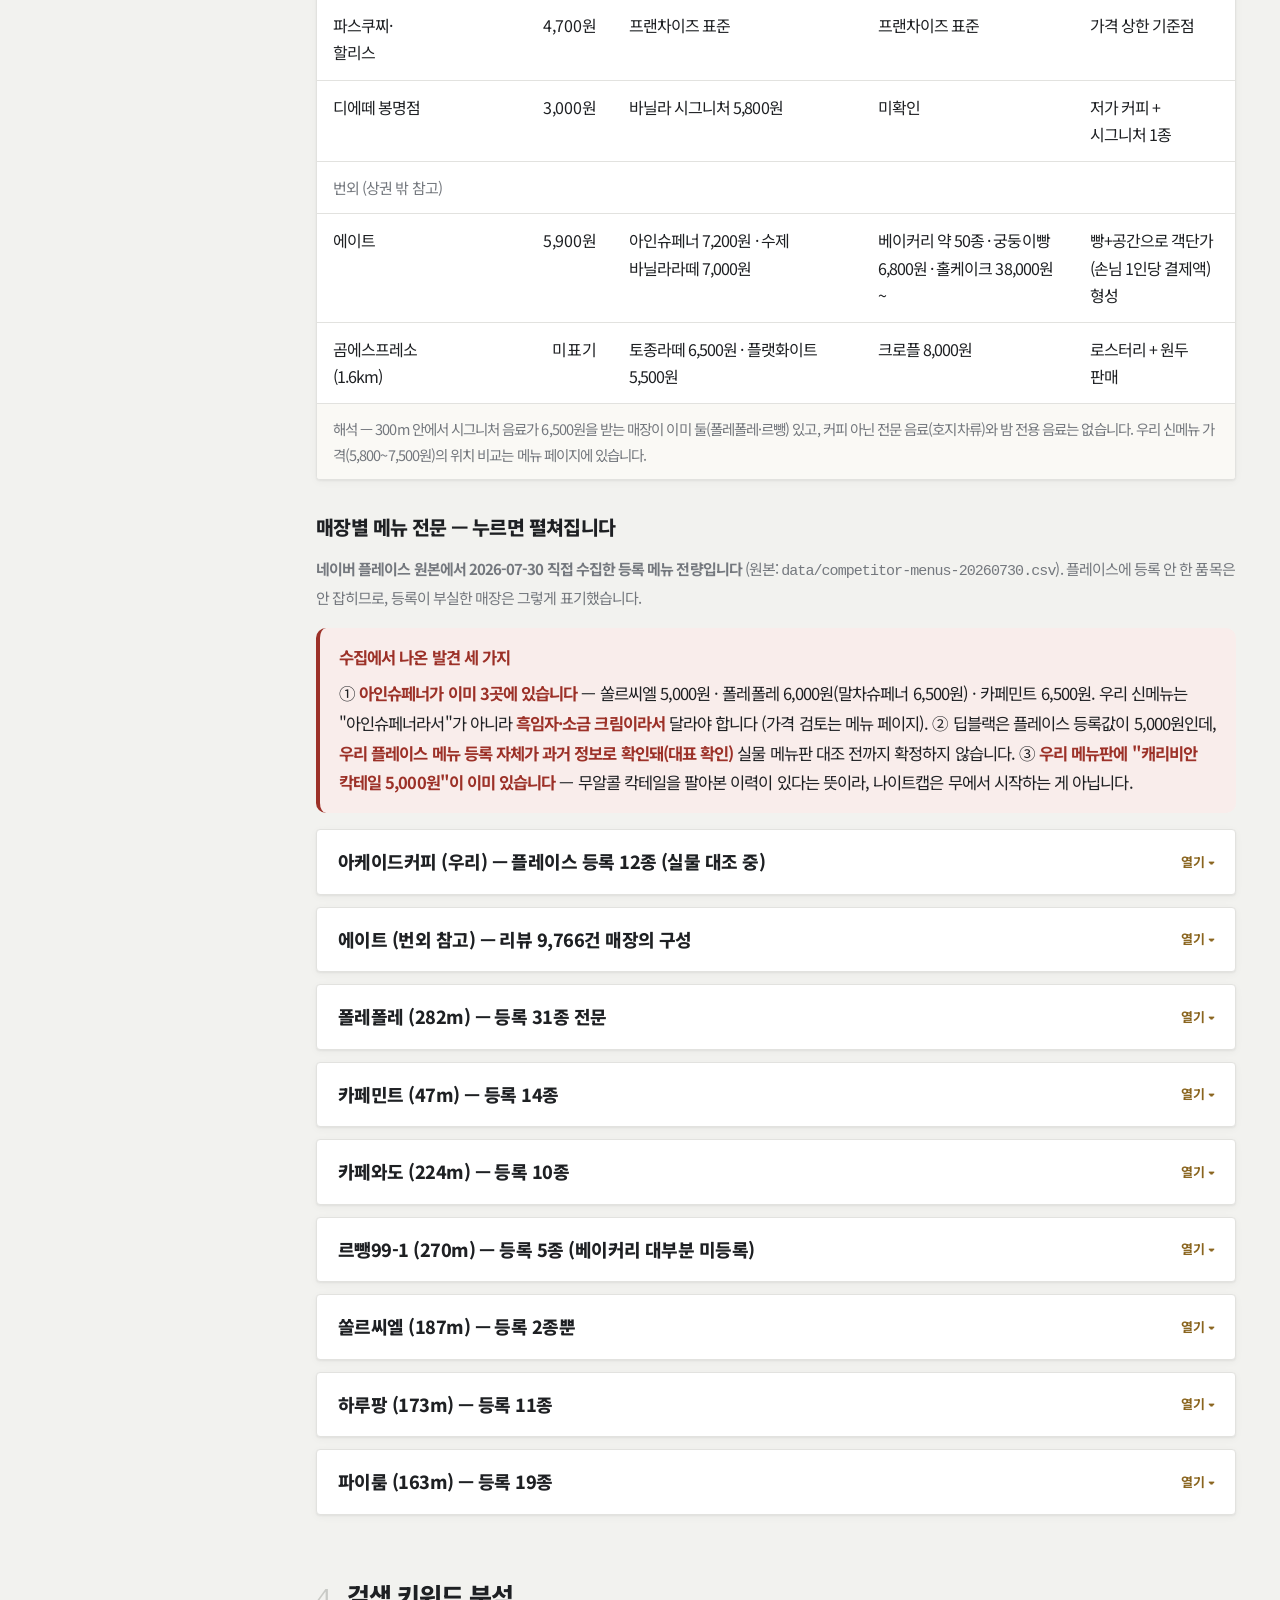
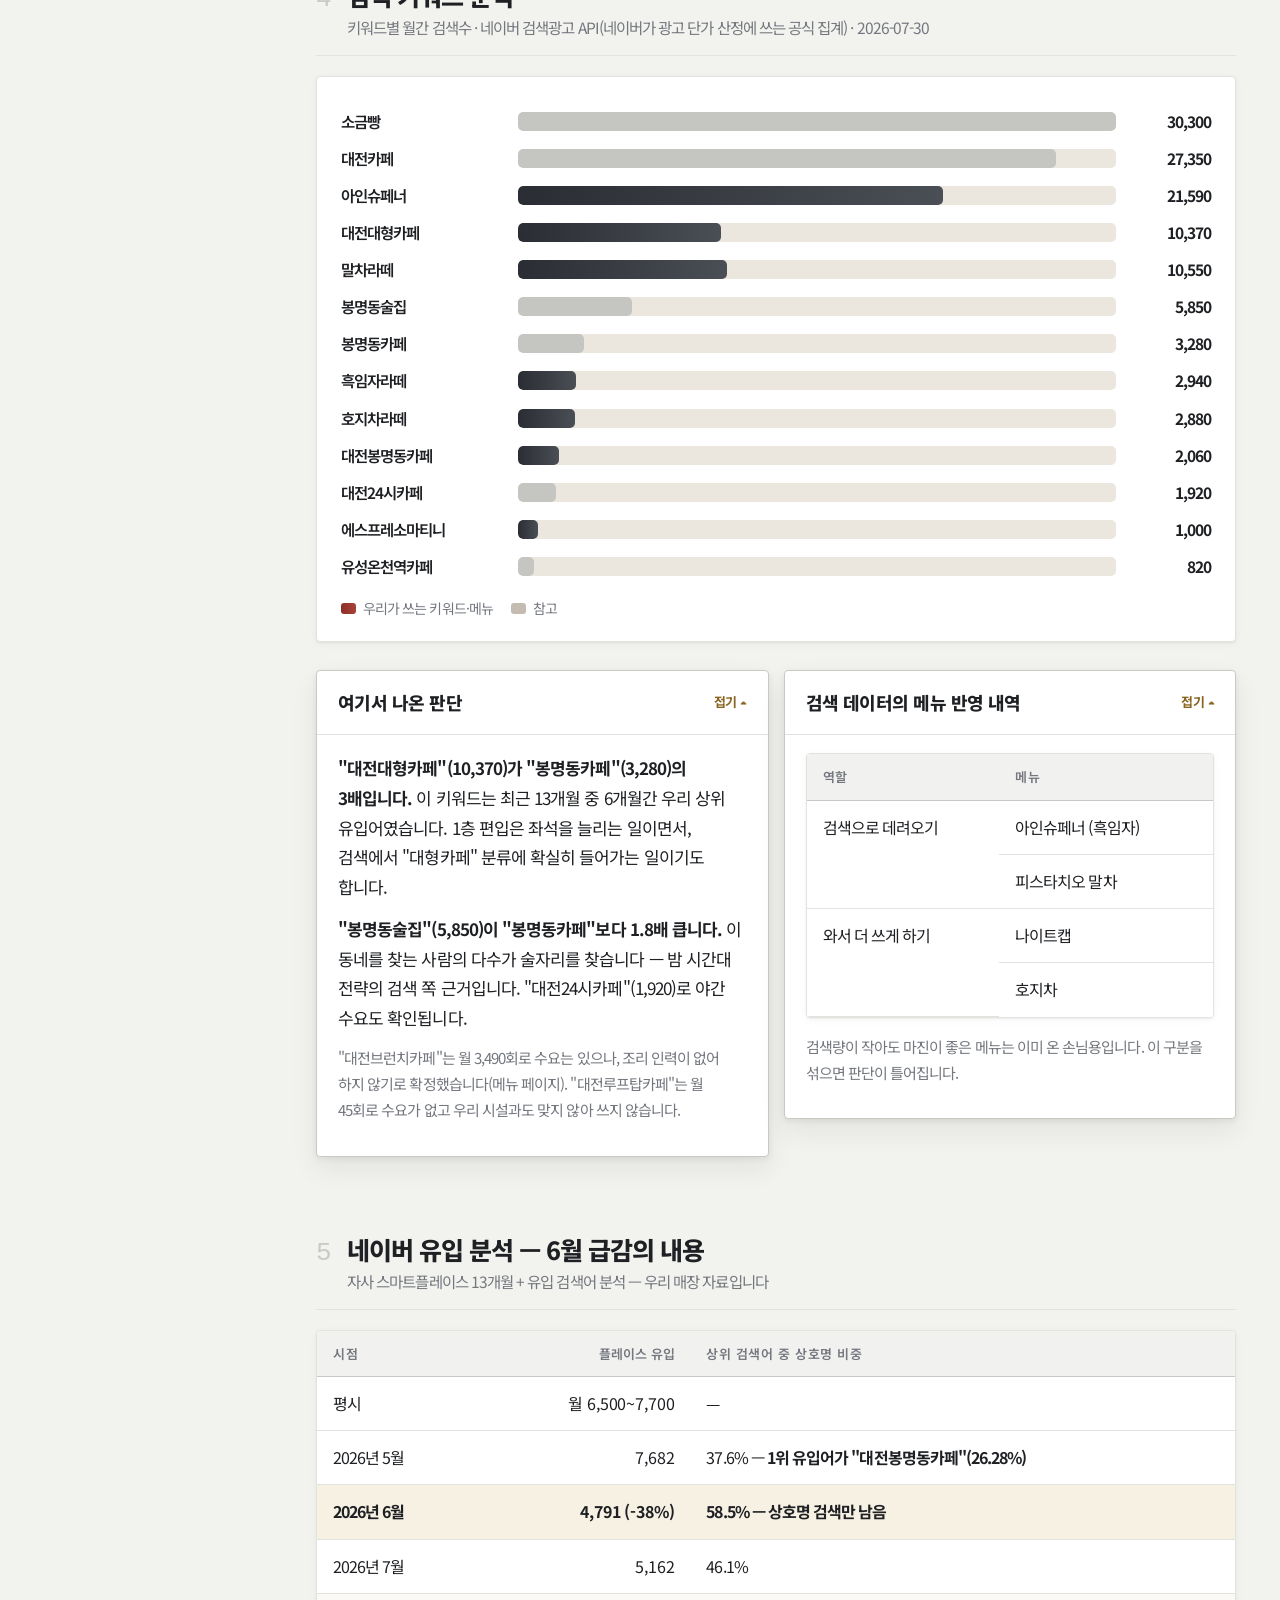
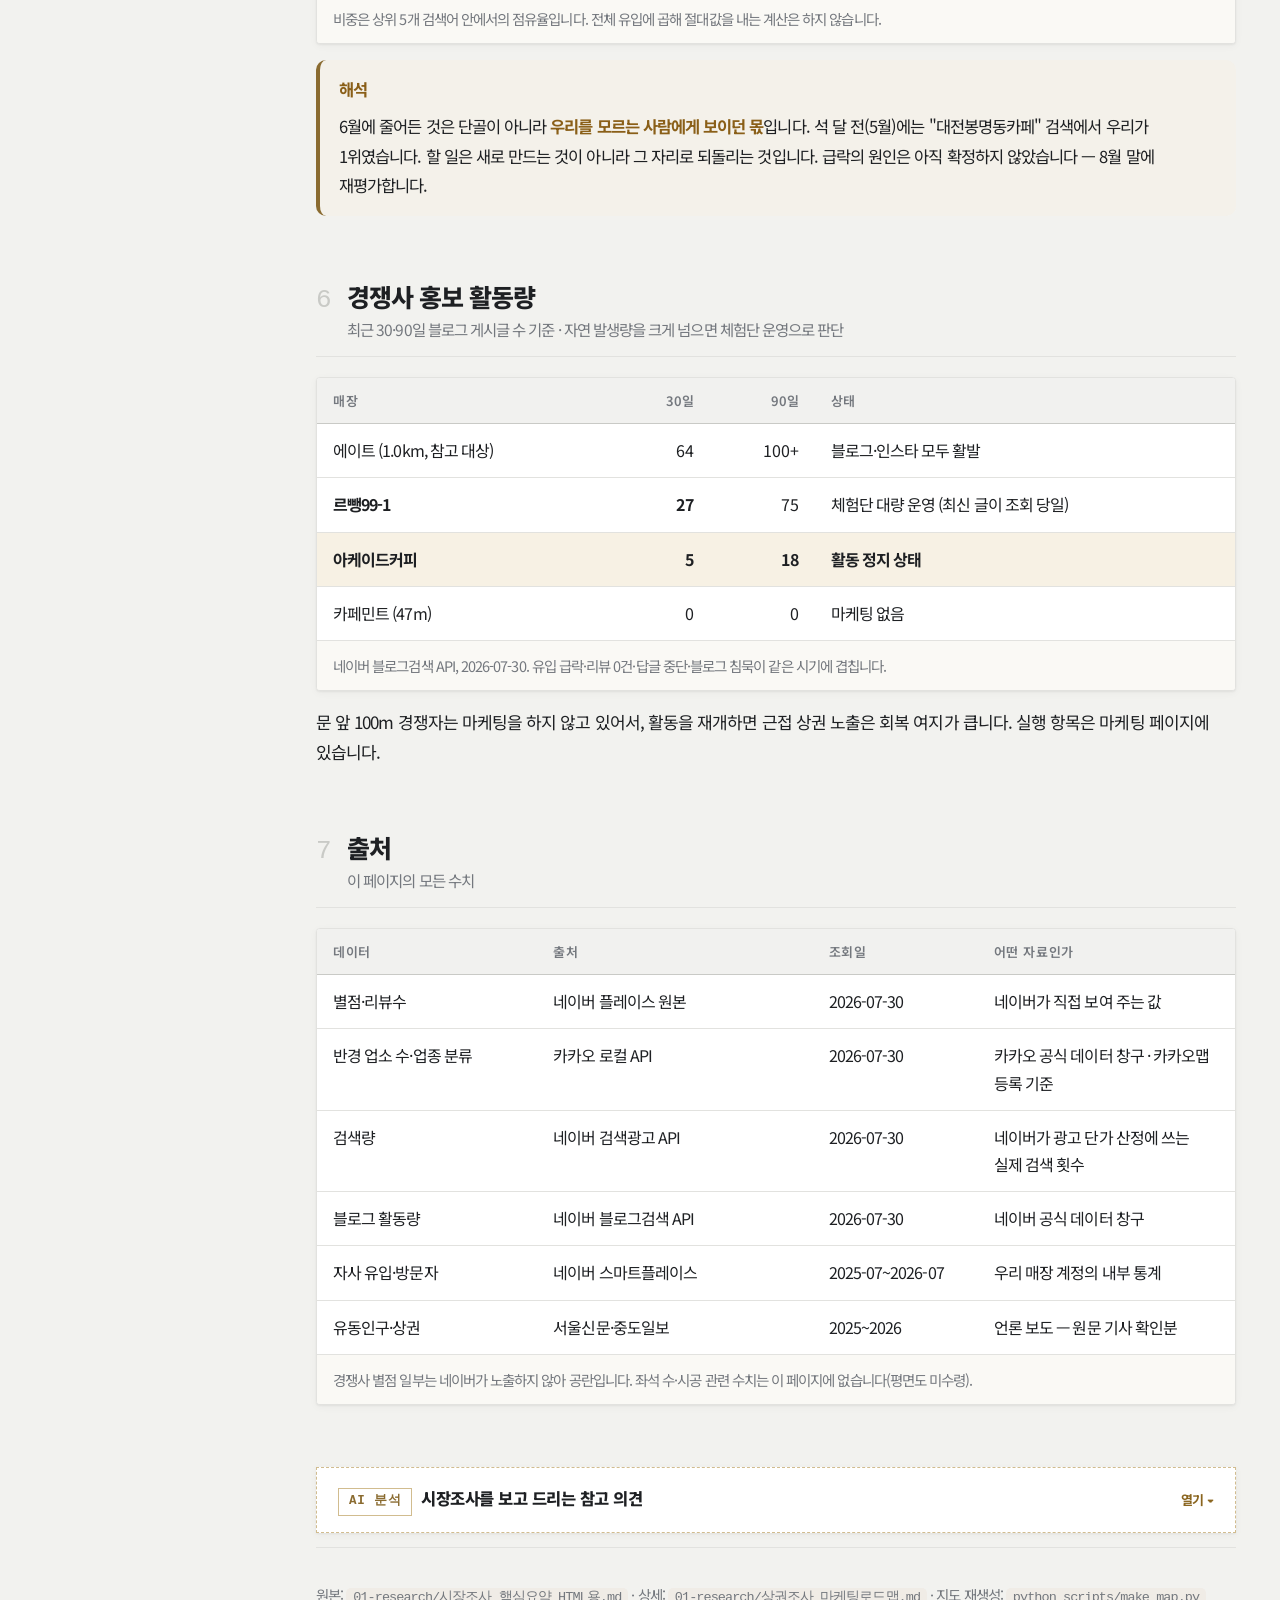
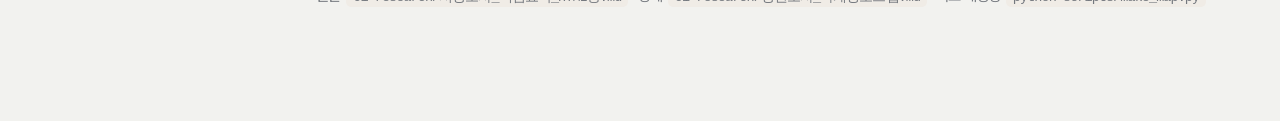
<file: market.html>
<!DOCTYPE html>
<html lang="ko">
<head>
<meta charset="utf-8">
<meta name="viewport" content="width=device-width, initial-scale=1">
<meta name="robots" content="noindex, nofollow">
<title>아케이드커피 — 시장조사</title>
<link href="https://fonts.googleapis.com/css2?family=Noto+Sans+KR:wght@400;600;700;800&display=swap" rel="stylesheet">
<link rel="stylesheet" href="style.css?v=31">
<link rel="icon" href="data:image/svg+xml,<svg xmlns='http://www.w3.org/2000/svg' viewBox='0 0 100 100'><text y='.9em' font-size='90'>☕</text></svg>">
</head>
<body>
<div class="app">

<aside class="side">
  <div>
    <div class="mark"><img src="assets/brand/logo-white.png" alt="ARCADE COFFEE"><span class="mark-txt">ARCADE<br>COFFEE</span></div>
    <h1>1층 재오픈<br>프로젝트 허브</h1>
    <p class="meta">2026년 10월 오픈<br>보고 황정인 대표 · 황헌주 대표</p>
  </div>
  <nav>
    <a href="brand.html"><i>BR</i><span>브랜드 방향</span></a>
    <a href="index.html"><i>00</i><span>전체 요약</span></a>
    <a href="market.html" class="on"><i>01</i><span>시장조사</span></a>
    <a href="menu.html"><i>02</i><span>시그니처 메뉴</span></a>
    <a href="space.html"><i>03</i><span>공간·1층 단장</span></a>
    <a href="layout.html"><i>3-1</i><span>동선·가구 배치</span></a>
    <a href="procure.html"><i>3-2</i><span>가구·조명 조달</span></a>
    <a href="marketing.html"><i>04</i><span>마케팅·리뷰</span></a>
    <a href="ops.html"><i>05</i><span>운영·업무 분담</span></a>
    <a href="outlook.html"><i>06</i><span>전망·리스크와 기회</span></a>
    <a href="settle.html"><i>07</i><span>원가·수익 계산기</span></a>
  </nav>
  <div class="foot">내부 검토용 · 외부 공개 아님<br>편집 담당: 시장조사 결과는 창3, 반영은 허브 창</div>
</aside>

<main class="main">

<div class="hero">
  <div class="inner">
    <span class="eyebrow">01 시장조사</span>
    <h2>봉명동 상권 실측 · 2026-07-30</h2>
    <p>아케이드커피는 별점 4.51, 리뷰 1,276건 — 음료 중심 카페로는 봉명동 1위, 베이커리까지 합치면 4위입니다.
    확인된 과제는 두 가지입니다 — 최근 석 달 사이 검색 노출이 줄었고, 문 앞 술 상권이 움직이는 밤 시간대에 문을 닫고 있습니다.</p>
  </div>
</div>

<div class="inner">

<section id="us">
  <div class="sec-h"><span class="no">1</span><div>
    <h3>우리 매장 현황</h3>
    <p class="sub">네이버 플레이스 원본 · 2026-07-30 실측</p>
  </div></div>
  <div class="rule"></div>

  <div class="stats">
    <div class="stat hi"><div class="l">네이버 별점</div><div class="v tnum">4.51</div><div class="n">플레이스 원본</div></div>
    <div class="stat hi"><div class="l">네이버 리뷰</div><div class="v tnum">1,276<span style="font-size:15px">건</span></div><div class="n">카페 1위 · 빵집 포함 4위</div></div>
    <div class="stat"><div class="l">매출 피크</div><div class="v" style="font-size:19px">12~15시<br>18~21시</div><div class="n">스마트플레이스 13개월</div></div>
    <div class="stat"><div class="l">방문객 구성</div><div class="v tnum">89<span style="font-size:15px">%</span></div><div class="n">20~30대 · 여성 64~70%</div></div>
    <div class="stat"><div class="l">위치</div><div class="v" style="font-size:19px">도보 8분</div><div class="n">유성온천역 7번 출구 524m</div></div>
  </div>

  <div class="note good">
    <b>별점 4.51 · 리뷰 1,276건은 봉명동 최상위권입니다.</b>
    방문객은 13개월 내내 20~30대 여성 중심이고, 매출 피크는 12~15시와 18~21시 두 번입니다.
    원두는 교체를 마쳤고, 신메뉴는 시제품 시음을 거쳐 확정합니다(메뉴 페이지).
  </div>
</section>

<section id="map">
  <div class="sec-h"><span class="no">2</span><div>
    <h3>상권 — 봉명동은 술 상권입니다</h3>
    <p class="sub">카카오 지도 공식 데이터로 전수 분류 · 점선 원은 100 / 200 / 300m</p>
  </div></div>
  <div class="rule"></div>

  <div class="map-wrap">
    <img src="assets/map-300m.svg" alt="아케이드커피 반경 300m 지도 — 카페 28곳, 음식점·술집 45곳 표시">
    <div style="margin-top:10px;display:flex;gap:16px;flex-wrap:wrap;font-size:14px;color:var(--sub)">
      <span>● 검정 = 아케이드커피</span><span style="color:#8a651f">● 황동색 = 카페</span><span style="color:#8d8e8a">● 회색 = 음식점·술집</span>
    </div>
  </div>

  <div class="cols2">
    <div class="tw"><table>
      <thead><tr><th>가게에서</th><th class="n">음식점</th><th class="n">카페</th></tr></thead>
      <tbody>
        <tr><td>200m 안</td><td class="n">170곳</td><td class="n">14곳</td></tr>
        <tr><td>300m 안</td><td class="n">266곳</td><td class="n">28곳</td></tr>
      </tbody>
      <caption>카카오 로컬 API, 2026-07-30</caption>
    </table></div>
    <div class="tw"><table>
      <thead><tr><th>술자리(주점·고깃집) 비중</th><th class="n">값</th></tr></thead>
      <tbody>
        <tr class="us"><td>문 앞 100m</td><td class="n"><b>57.6%</b></td></tr>
        <tr><td>300m (음식점 266곳 중)</td><td class="n">50.4% (134곳)</td></tr>
        <tr><td>유성온천역 일평균 유동인구</td><td class="n">약 11만 명</td></tr>
      </tbody>
      <caption>카카오 전수 분류 · 유동인구는 서울신문 2026-05</caption>
    </table></div>
  </div>

  <p>문 앞 100m 음식점의 절반 이상이 술집과 고깃집입니다. 이 가게들의 1차가 끝나는 밤 9시~자정에 아케이드는 문을 닫고 있습니다(현재 23시 마감).</p>

  <h4>시장 환경 — 대전 카페 시장이 어디로 가고 있나</h4>
  <div class="cols2">
    <div class="tw"><table>
      <thead><tr><th>시점</th><th class="n">대전 커피전문점</th><th class="n">전년비</th></tr></thead>
      <tbody>
        <tr><td>2024년 2월</td><td class="n">3,233곳</td><td class="n">—</td></tr>
        <tr><td>2025년 2월</td><td class="n">3,115곳</td><td class="n">-118</td></tr>
        <tr class="us"><td>2026년 2월</td><td class="n">3,002곳</td><td class="n">-113</td></tr>
      </tbody>
      <caption>중도일보 계열 2026-04-13 보도. 2년간 231곳 감소 — 반면 시장 규모는 연 9.7% 성장 전망(업계 리포트)이라, 살아남는 매장의 몫이 커지는 구조입니다</caption>
    </table></div>
    <div class="tw"><table>
      <thead><tr><th>배후 인구 (우리 상권)</th><th class="n">값</th></tr></thead>
      <tbody>
        <tr><td>유성온천역 일평균 유동</td><td class="n">약 11만 명</td></tr>
        <tr><td>충남대 재학생</td><td class="n">15,842명</td></tr>
        <tr><td>인근 주거</td><td class="n">약 5,000세대 (2028년 +691)</td></tr>
        <tr><td>반경 300m 저가 프랜차이즈</td><td class="n">6곳+ (메가 3·빽 2·컴포즈)</td></tr>
      </tbody>
      <caption>서울신문·충남대·카카오 실측. 저가 밀집이 아메리카노 4,000원을 못 올리는 구조적 이유입니다</caption>
    </table></div>
  </div>
  <p class="muted">원가 상승(아라비카 +9.19%)·지역 개발 일정·월 매출 세 갈래 등 외부 환경 전문은
  <a href="outlook.html"><b>06 전망·리스크와 기회</b></a>에 있습니다.</p>
</section>

<section id="cafes">
  <div class="sec-h"><span class="no">3</span><div>
    <h3>경쟁 순위 — 네이버 리뷰수 실측</h3>
    <p class="sub">네이버 플레이스 원본, 2026-07-30 · "미노출"은 네이버가 그 매장의 별점을 공개하지 않는 설정이라는 뜻입니다 (리뷰수는 공개)</p>
  </div></div>
  <div class="rule"></div>

  <div class="tw"><table>
    <thead><tr><th class="n">순위</th><th>매장</th><th class="n">거리</th><th class="n">별점</th><th class="n">리뷰수</th><th>영업</th></tr></thead>
    <tbody>
      <tr><td class="n">1</td><td><b>르뺑99-1</b> (베이커리) — <b>추격 목표</b></td><td class="n">270m</td><td class="n">미노출</td><td class="n"><b>4,340</b></td><td>~23:30</td></tr>
      <tr><td class="n">2</td><td>하루팡 (베이커리)</td><td class="n">173m</td><td class="n">미노출</td><td class="n">2,098</td><td>22:00 종료</td></tr>
      <tr><td class="n">3</td><td>파이룸 (베이커리)</td><td class="n">163m</td><td class="n">4.7</td><td class="n">1,313</td><td>09:00 시작</td></tr>
      <tr class="us"><td class="n">4</td><td>아케이드커피 (우리) — <b>카페 중 1위</b></td><td class="n">0m</td><td class="n"><b>4.51</b></td><td class="n"><b>1,276</b></td><td>23:00</td></tr>
      <tr><td class="n">5</td><td>폴레폴레</td><td class="n">282m</td><td class="n">4.66</td><td class="n">908</td><td>24시간</td></tr>
      <tr><td class="n">6</td><td>카페와도</td><td class="n">224m</td><td class="n">미노출</td><td class="n">690</td><td>새벽 1시</td></tr>
      <tr><td class="n">7</td><td>카페민트</td><td class="n">47m</td><td class="n">미노출</td><td class="n">325</td><td>24시간</td></tr>
      <tr><td class="n">8</td><td>쏠르씨엘</td><td class="n">187m</td><td class="n">미노출</td><td class="n">255</td><td>24시간</td></tr>
      <tr><td class="n">—</td><td>메일빈24 (무인)</td><td class="n">98m</td><td class="n">미노출</td><td class="n">22</td><td>24시간</td></tr>
      <tr><td class="muted" colspan="6">번외 — 상권 밖. <b>따라갈 대상이 아닌 벤치마크</b> (구조 참고용)</td></tr>
      <tr><td class="n">—</td><td>에이트 (궁동)</td><td class="n">약 1.0km</td><td class="n">미노출</td><td class="n">9,766</td><td>23:30 LO · 인스타 약 2.5만</td></tr>
    </tbody>
    <caption><b>리뷰 자산 목표는 르뺑 4,340건입니다</b> — 2028년 5월 하이에르 상가가 열리기 전까지 따라잡는 것.
    에이트 9,766은 5층 건물·전용주차장·빵 50종이 만든 숫자라 따라갈 대상이 아니고, 구조를 참고하는 벤치마크로만 둡니다.
    별점·리뷰수는 전부 네이버 플레이스 원본 2026-07-30 실측 · "미노출"은 네이버가 별점을 공개하지 않는 설정입니다.</caption>
  </table></div>

  <details open>
    <summary><span>이 표에서 확인된 것 세 가지</span><span class="chev"></span></summary>
    <div class="body">
      <p><b>1. 아케이드는 카페 중 1위, 베이커리 포함 전체 4위입니다.</b> 위의 세 곳은 전부 빵집이고,
      음료 중심 카페 중에서는 우리가 폴레폴레(908)보다 위입니다. 리뷰 자산 추격 목표는 르뺑 4,340건입니다.</p>
      <p><b>2. 근접 상권에서 물량이 가장 큰 곳은 르뺑99-1입니다.</b> 다만 이 4,340건을 품질의 증거로 읽지는 않습니다 —
      블로그 90일 75건(최신 글이 조회 당일)이라는 물량은 체험단·광고성 유입이 상당 부분 섞인 수치로 보는 것이 합리적이고,
      기계로 부풀렸을 가능성도 배제하지 않습니다(대표 판단 동일). <b>그래도 결론은 같습니다</b> — 진짜든 부풀렸든
      이 상대가 "봉명동 빵" 검색 노출을 점유하고 있다는 사실은 변하지 않아서, 1층에서 베이커리로 정면 대결하지 않기로 한
      메뉴 페이지의 결정은 유지됩니다. 우리는 부풀리기로 맞대응하지 않고 실제 방문 리뷰로 갑니다.</p>
      <p><b>3. 야간 시장에는 아직 강자가 없습니다.</b> 24시간 매장이 4곳 있지만 리뷰가 적습니다(908 / 325 / 255 / 22).
      늦은 시간에 문을 여는 것과 그 시간의 손님을 잡는 것은 다른 일이라는 뜻입니다.</p>
    </div>
  </details>

  <h4>경쟁 매장 메뉴 구성 일람</h4>
  <p class="muted">각 매장이 무엇으로 수익을 내는지 비교하기 위한 표입니다. 가격은 2026-07-30 다이닝코드·플레이스에서 본 값이라 실물과 다를 수 있고, 빈칸은 미확인입니다.</p>
  <div class="tw"><table>
    <thead><tr><th>매장</th><th class="n">아메리카노</th><th>대표 음료</th><th>디저트·먹을 것</th><th>구성의 특징</th></tr></thead>
    <tbody>
      <tr class="us"><td>아케이드커피</td><td class="n">4,000원 (일치 확인)</td><td>딸기밭 라떼 6,000원 · 얼그레이크림라떼 5,000원 <span class="muted">(플레이스 등록 기준 — 실물 대조 중)</span></td><td>딸기 컵 디저트 · 티라미수 등 <span class="muted">(등록 미비)</span></td><td>음료 중심 · 신메뉴 7종 투입 예정</td></tr>
      <tr><td>르뺑99-1</td><td class="n">4,200원</td><td>딸기라떼 6,500원</td><td>크루아상 3,300원 등 베이커리 다수</td><td>빵이 주력, 음료는 동반 판매</td></tr>
      <tr><td>폴레폴레</td><td class="n">4,500원</td><td>피넛버터라떼 6,500원 · 말차라떼 5,500원</td><td>미확인</td><td>24시간 + 공간(미디어아트) 중심</td></tr>
      <tr><td>카페와도</td><td class="n">3,800원</td><td>바닐라라떼 5,000원</td><td>바스크치즈케이크 5,500원 · 스콘 4,000~4,300원</td><td>야간 + 케이크 한 품목 집중</td></tr>
      <tr><td>파이룸</td><td class="n">3,000원</td><td>바닐라라떼 4,500원 · 딸기라떼 5,200원</td><td>소금빵 2,600원 · 크로와상 3,500원 · 바게트 4,500원</td><td>저가 커피 + 구움과자, 아침 09시 시작</td></tr>
      <tr><td>하루팡</td><td class="n">— (음료 없음)</td><td>—</td><td>메론빵 2,400~4,000원 · 소금빵 3,200원 · 야끼소바빵 3,800원</td><td>빵 단일 — 음료 없이 리뷰 2,098</td></tr>
      <tr><td>파스쿠찌·할리스</td><td class="n">4,700원</td><td>프랜차이즈 표준</td><td>프랜차이즈 표준</td><td>가격 상한 기준점</td></tr>
      <tr><td>디에떼 봉명점</td><td class="n">3,000원</td><td>바닐라 시그니처 5,800원</td><td>미확인</td><td>저가 커피 + 시그니처 1종</td></tr>
      <tr><td class="muted" colspan="5">번외 (상권 밖 참고)</td></tr>
      <tr><td>에이트</td><td class="n">5,900원</td><td>아인슈페너 7,200원 · 수제 바닐라라떼 7,000원</td><td>베이커리 약 50종 · 궁둥이빵 6,800원 · 홀케이크 38,000원~</td><td>빵+공간으로 객단가(손님 1인당 결제액) 형성</td></tr>
      <tr><td>곰에스프레소 (1.6km)</td><td class="n">미표기</td><td>토종라떼 6,500원 · 플랫화이트 5,500원</td><td>크로플 8,000원</td><td>로스터리 + 원두 판매</td></tr>
    </tbody>
    <caption>해석 — 300m 안에서 시그니처 음료가 6,500원을 받는 매장이 이미 둘(폴레폴레·르뺑) 있고, 커피 아닌 전문 음료(호지차류)와 밤 전용 음료는 없습니다. 우리 신메뉴 가격(5,800~7,500원)의 위치 비교는 메뉴 페이지에 있습니다.</caption>
  </table></div>

  <h4>매장별 메뉴 전문 — 누르면 펼쳐집니다</h4>
  <p class="muted"><b>네이버 플레이스 원본에서 2026-07-30 직접 수집한 등록 메뉴 전량입니다</b> (원본: <code>data/competitor-menus-20260730.csv</code>).
  플레이스에 등록 안 한 품목은 안 잡히므로, 등록이 부실한 매장은 그렇게 표기했습니다.</p>

  <div class="note flag">
    <b>수집에서 나온 발견 세 가지</b>
    ① <b>아인슈페너가 이미 3곳에 있습니다</b> — 쏠르씨엘 5,000원 · 폴레폴레 6,000원(말차슈페너 6,500원) · 카페민트 6,500원. 우리 신메뉴는 "아인슈페너라서"가 아니라 <b>흑임자·소금 크림이라서</b> 달라야 합니다 (가격 검토는 메뉴 페이지).
    ② 딥블랙은 플레이스 등록값이 5,000원인데, <b>우리 플레이스 메뉴 등록 자체가 과거 정보로 확인돼(대표 확인)</b> 실물 메뉴판 대조 전까지 확정하지 않습니다.
    ③ <b>우리 메뉴판에 "캐리비안 칵테일 5,000원"이 이미 있습니다</b> — 무알콜 칵테일을 팔아본 이력이 있다는 뜻이라, 나이트캡은 무에서 시작하는 게 아닙니다.
  </div>

  <details>
    <summary><span>아케이드커피 (우리) — 플레이스 등록 12종 (실물 대조 중)</span><span class="chev"></span></summary>
    <div class="body">
      <div class="note why" style="margin-top:12px">
        <b>현행 메뉴판과의 일치 여부 확인 중</b>
        아메리카노 4,000원은 현행과 일치 확인됐습니다(대표 확인). 나머지 품목·가격은 등록 시점이 오래돼
        실물 메뉴판과 다를 수 있어 대조가 필요합니다. 대조 후 다른 항목이 나오면 플레이스 등록을 갱신합니다.
      </div>
      <ul class="tight">
      <li>에스프레소 3,000원 · 아메리카노 4,000원 · 라떼 4,500원</li>
      <li>딥블랙 5,000원 · 플랫화이트 5,500원</li>
      <li>바닐라라떼 5,000원 · 얼그레이크림라떼 5,000원 · 로얄캐모마일 5,000원 · 루이보스바닐라 5,000원 · <b>캐리비안 칵테일 5,000원</b></li>
      <li>패션후르츠 에이드 5,500원 · 딸기밭 라떼 6,000원</li>
      <li>디저트: 플레이스 미등록</li>
    </ul><p class="muted">출처: 네이버 플레이스 등록분, 2026-07-30 실측 · 현행 메뉴판 확보 후 이 목록을 교체합니다</p></div>
  </details>

  <details>
    <summary><span>에이트 (번외 참고) — 리뷰 9,766건 매장의 구성</span><span class="chev"></span></summary>
    <div class="body"><ul class="tight">
      <li>아메리카노 5,900원 · 카페라떼(수제 바닐라) 7,000원</li>
      <li>아인슈페너 7,200원 · 아몬드리치크림 7,200원 · 히말라야소금라떼 7,200원</li>
      <li>베이커리 약 50종 — 소금빵 3,500원 · 에이트빵 6,200원 · 대전궁둥이빵 6,800원</li>
      <li>홀케이크 38,000~39,000원 (예약·레터링)</li>
    </ul><p class="muted">출처: 다이닝코드·블로그 후기 취합, 2026-07-30. 방문자 키워드 1위가 "인테리어가 멋져요"(3,096) — 빵과 공간이 이 가격을 받게 해주는 구조입니다</p></div>
  </details>

  <details>
    <summary><span>폴레폴레 (282m) — 등록 31종 전문</span><span class="chev"></span></summary>
    <div class="body"><ul class="tight">
      <li><b>시그니처</b> — 피넛버터 라떼 6,500원 · 누텔라모카 라떼 6,500원 · 말차슈페너 6,500원 · <b>아인슈페너 6,000원</b> · 아포가토 6,500원</li>
      <li><b>커피</b> — 에스프레소 4,500원 · 아메리카노 4,500원 · 카페라떼 5,000원 · 바닐라라떼 5,500원</li>
      <li><b>커피 아닌 라떼</b> — 말차 5,500원 · 고구마 5,500원 · 초코 5,500원 · 딸기 6,000원</li>
      <li><b>티·뱅쇼</b> — 카모마일·페퍼민트·얼그레이 5,000원 · 자몽티·레몬티 5,500원 · 레몬애플시나몬티 6,000원 · 뱅쇼 6,500원</li>
      <li><b>에이드</b> — 레몬·자몽 6,000원 · 샹그리아·바질토마토·모히토 6,500원 · 아이스티 4,000원</li>
      <li><b>스무디·프라페</b> — 요거트 6,000원 · 딸기/블루베리 요거트 6,500원 · 말차/자바칩 폴레치노 6,500원</li>
    </ul><p class="muted">출처: 네이버 플레이스 원본, 2026-07-30 실측 · 31종 중 6,500원이 상한 — 이 동네 시그니처 천장이 6,500원이라는 뜻입니다</p></div>
  </details>

  <details>
    <summary><span>카페민트 (47m) — 등록 14종</span><span class="chev"></span></summary>
    <div class="body"><ul class="tight">
      <li>아메리카노 4,000원 · 에스프레소 4,000원 · 카페라떼 4,700원 · 바닐라라떼·카푸치노·카페모카·카라멜마끼아또 4,800원</li>
      <li><b>아인슈페너 6,500원</b> · 코코넛스무디커피 6,000원 · 딸기스무디 5,800원 · 수박쥬스(계절) 6,000원</li>
      <li>굴뚝빵 6,000원 · 수제조각 케이크 6,500원 · 원조옛날김밥 (분식 겸업)</li>
    </ul><p class="muted">출처: 네이버 플레이스 원본, 2026-07-30 실측 · 문 앞 47m 매장이 아인슈페너를 6,500원에 팝니다</p></div>
  </details>

  <details>
    <summary><span>카페와도 (224m) — 등록 10종</span><span class="chev"></span></summary>
    <div class="body"><ul class="tight">
      <li>아메리카노 3,800원 · 바닐라라떼 5,000원 · 로투스크림라떼 6,000원</li>
      <li>바스크치즈케이크 5,500원 · 말차치즈케이크 6,000원 · 말렌카케이크 6,000원</li>
      <li>스콘 — 플레인 4,000원 · 슈가 4,300원 · 초코칩 4,300원 · 아이스크림스콘 7,000원</li>
    </ul><p class="muted">출처: 네이버 플레이스 원본, 2026-07-30 실측 · 음료보다 케이크·스콘이 주력인 구성</p></div>
  </details>

  <details>
    <summary><span>르뺑99-1 (270m) — 등록 5종 (베이커리 대부분 미등록)</span><span class="chev"></span></summary>
    <div class="body"><ul class="tight">
      <li>아메리카노 4,200원 · 카페라떼 4,700원 · 딸기라떼 6,500원</li>
      <li>플레인크로와상 3,300원 · 생크림케이크 1호 31,000원</li>
    </ul><p class="muted">출처: 네이버 플레이스 원본, 2026-07-30 실측 · 실제 매대의 빵 품목 대부분이 플레이스 미등록이라 현장 확인 대상</p></div>
  </details>

  <details>
    <summary><span>쏠르씨엘 (187m) — 등록 2종뿐</span><span class="chev"></span></summary>
    <div class="body"><ul class="tight">
      <li><b>아인슈페너 5,000원</b> · 생딸기라떼 5,500원</li>
    </ul><p class="muted">출처: 네이버 플레이스 원본, 2026-07-30 실측 · 24시간 매장인데 메뉴 등록이 2건뿐 — 온라인 관리가 안 되는 상태로, 리뷰 255건에 그치는 이유와 같은 맥락입니다</p></div>
  </details>

  <details>
    <summary><span>하루팡 (173m) — 등록 11종</span><span class="chev"></span></summary>
    <div class="body"><ul class="tight">
      <li>메론빵 2,400원 · 말차메론빵 3,400원 · 크림메론빵 4,000원 · 소금빵 3,200원 · 야끼소바빵 3,800원</li>
      <li>크로와상 4,000원 · 바닐라크로와상 4,800원 · 에그타르트 4,000원 · 초코크로슈 5,000원 · 아몬드휘낭시에 2,700원 · 새우카츠버거 5,000원</li>
    </ul><p class="muted">출처: 네이버 플레이스 원본, 2026-07-30 실측 · 리뷰 2,098건 — 음료 없이 빵만으로 만든 숫자입니다</p></div>
  </details>

  <details>
    <summary><span>파이룸 (163m) — 등록 19종</span><span class="chev"></span></summary>
    <div class="body"><ul class="tight">
      <li><b>빵</b> — 소금빵 2,600원 · 크로와상 3,500원 · 아몬드크로와상 4,800원 · 바게트 4,500원 · 에그파이 4,800원</li>
      <li><b>커피</b> — 아메리카노 3,000원 · 카페라떼 4,000원 · 바닐라라떼 4,500원</li>
      <li><b>그 외</b> — 딸기라떼 5,200원 · 청포도/자몽에이드 5,200원 · 아이스초코·핫초코 3,200원 · 아이스티 3,000원 · 홍차·캐모마일 3,000원 · 유자차·생강차 4,000원 · 우유 2,800원</li>
    </ul><p class="muted">출처: 네이버 플레이스 원본, 2026-07-30 실측 · 별점 4.7 · 리뷰 1,313건 ·
    소금빵 2,600원은 이 동네 최저가 — 납품 디저트를 소금빵으로 하면 안 되는 이유가 하나 더 확인됐습니다</p></div>
  </details>
</section>

<section id="search">
  <div class="sec-h"><span class="no">4</span><div>
    <h3>검색 키워드 분석</h3>
    <p class="sub">키워드별 월간 검색수 · 네이버 검색광고 API(네이버가 광고 단가 산정에 쓰는 공식 집계) · 2026-07-30</p>
  </div></div>
  <div class="rule"></div>

  <div class="card">
    <div class="bars">
      <div class="bar"><span class="t">소금빵</span><span class="g"><i class="dim" style="width:100%"></i></span><span class="v">30,300</span></div>
      <div class="bar"><span class="t">대전카페</span><span class="g"><i class="dim" style="width:90%"></i></span><span class="v">27,350</span></div>
      <div class="bar"><span class="t">아인슈페너</span><span class="g"><i style="width:71%"></i></span><span class="v">21,590</span></div>
      <div class="bar"><span class="t">대전대형카페</span><span class="g"><i style="width:34%"></i></span><span class="v">10,370</span></div>
      <div class="bar"><span class="t">말차라떼</span><span class="g"><i style="width:35%"></i></span><span class="v">10,550</span></div>
      <div class="bar"><span class="t">봉명동술집</span><span class="g"><i class="dim" style="width:19%"></i></span><span class="v">5,850</span></div>
      <div class="bar"><span class="t">봉명동카페</span><span class="g"><i class="dim" style="width:11%"></i></span><span class="v">3,280</span></div>
      <div class="bar"><span class="t">흑임자라떼</span><span class="g"><i style="width:9.7%"></i></span><span class="v">2,940</span></div>
      <div class="bar"><span class="t">호지차라떼</span><span class="g"><i style="width:9.5%"></i></span><span class="v">2,880</span></div>
      <div class="bar"><span class="t">대전봉명동카페</span><span class="g"><i style="width:6.8%"></i></span><span class="v">2,060</span></div>
      <div class="bar"><span class="t">대전24시카페</span><span class="g"><i class="dim" style="width:6.3%"></i></span><span class="v">1,920</span></div>
      <div class="bar"><span class="t">에스프레소마티니</span><span class="g"><i style="width:3.3%"></i></span><span class="v">1,000</span></div>
      <div class="bar"><span class="t">유성온천역카페</span><span class="g"><i class="dim" style="width:2.7%"></i></span><span class="v">820</span></div>
    </div>
    <div class="legend">
      <span><i style="background:linear-gradient(90deg,#8a2f28,#a9433a)"></i> 우리가 쓰는 키워드·메뉴</span>
      <span><i style="background:#c4bcb0"></i> 참고</span>
    </div>
  </div>

  <div class="cols2">
    <details open>
      <summary><span>여기서 나온 판단</span><span class="chev"></span></summary>
      <div class="body">
        <p><b>"대전대형카페"(10,370)가 "봉명동카페"(3,280)의 3배입니다.</b>
        이 키워드는 최근 13개월 중 6개월간 우리 상위 유입어였습니다. 1층 편입은 좌석을 늘리는 일이면서,
        검색에서 "대형카페" 분류에 확실히 들어가는 일이기도 합니다.</p>
        <p><b>"봉명동술집"(5,850)이 "봉명동카페"보다 1.8배 큽니다.</b> 이 동네를 찾는 사람의 다수가 술자리를 찾습니다 —
        밤 시간대 전략의 검색 쪽 근거입니다. "대전24시카페"(1,920)로 야간 수요도 확인됩니다.</p>
        <p class="muted">"대전브런치카페"는 월 3,490회로 수요는 있으나, 조리 인력이 없어 하지 않기로 확정했습니다(메뉴 페이지).
        "대전루프탑카페"는 월 45회로 수요가 없고 우리 시설과도 맞지 않아 쓰지 않습니다.</p>
      </div>
    </details>
    <details open>
      <summary><span>검색 데이터의 메뉴 반영 내역</span><span class="chev"></span></summary>
      <div class="body">
        <div class="tw"><table>
          <thead><tr><th>역할</th><th>메뉴</th><th class="n">관련 검색량</th></tr></thead>
          <tbody>
            <tr><td rowspan="2">검색으로 데려오기</td><td>아인슈페너 (흑임자)</td><td class="n">21,590</td></tr>
            <tr><td>피스타치오 말차</td><td class="n">10,550</td></tr>
            <tr><td rowspan="2">와서 더 쓰게 하기</td><td>나이트캡</td><td class="n">1,000</td></tr>
            <tr><td>호지차</td><td class="n">2,880</td></tr>
          </tbody>
        </table></div>
        <p class="muted">검색량이 작아도 마진이 좋은 메뉴는 이미 온 손님용입니다. 이 구분을 섞으면 판단이 틀어집니다.</p>
      </div>
    </details>
  </div>
</section>

<section id="traffic">
  <div class="sec-h"><span class="no">5</span><div>
    <h3>네이버 유입 분석 — 6월 급감의 내용</h3>
    <p class="sub">자사 스마트플레이스 13개월 + 유입 검색어 분석 — 우리 매장 자료입니다</p>
  </div></div>
  <div class="rule"></div>

  <div class="tw"><table>
    <thead><tr><th>시점</th><th class="n">플레이스 유입</th><th>상위 검색어 중 상호명 비중</th></tr></thead>
    <tbody>
      <tr><td>평시</td><td class="n">월 6,500~7,700</td><td>—</td></tr>
      <tr><td>2026년 5월</td><td class="n">7,682</td><td>37.6% — <b>1위 유입어가 "대전봉명동카페"(26.28%)</b></td></tr>
      <tr class="us"><td>2026년 6월</td><td class="n">4,791 (-38%)</td><td><b>58.5%</b> — 상호명 검색만 남음</td></tr>
      <tr><td>2026년 7월</td><td class="n">5,162</td><td>46.1%</td></tr>
    </tbody>
    <caption>비중은 상위 5개 검색어 안에서의 점유율입니다. 전체 유입에 곱해 절대값을 내는 계산은 하지 않습니다.</caption>
  </table></div>

  <div class="note why">
    <b>해석</b>
    6월에 줄어든 것은 단골이 아니라 <b>우리를 모르는 사람에게 보이던 몫</b>입니다.
    석 달 전(5월)에는 "대전봉명동카페" 검색에서 우리가 1위였습니다. 할 일은 새로 만드는 것이 아니라 그 자리로 되돌리는 것입니다.
    급락의 원인은 아직 확정하지 않았습니다 — 8월 말에 재평가합니다.
  </div>
</section>

<section id="content">
  <div class="sec-h"><span class="no">6</span><div>
    <h3>경쟁사 홍보 활동량</h3>
    <p class="sub">최근 30·90일 블로그 게시글 수 기준 · 자연 발생량을 크게 넘으면 체험단 운영으로 판단</p>
  </div></div>
  <div class="rule"></div>

  <div class="tw"><table>
    <thead><tr><th>매장</th><th class="n">30일</th><th class="n">90일</th><th>상태</th></tr></thead>
    <tbody>
      <tr><td>에이트 (1.0km, 참고 대상)</td><td class="n">64</td><td class="n">100+</td><td>블로그·인스타 모두 활발</td></tr>
      <tr><td><b>르뺑99-1</b></td><td class="n"><b>27</b></td><td class="n">75</td><td>체험단 대량 운영 (최신 글이 조회 당일)</td></tr>
      <tr class="us"><td>아케이드커피</td><td class="n">5</td><td class="n">18</td><td><b>활동 정지 상태</b></td></tr>
      <tr><td>카페민트 (47m)</td><td class="n">0</td><td class="n">0</td><td>마케팅 없음</td></tr>
    </tbody>
    <caption>네이버 블로그검색 API, 2026-07-30. 유입 급락·리뷰 0건·답글 중단·블로그 침묵이 같은 시기에 겹칩니다.</caption>
  </table></div>

  <p>문 앞 100m 경쟁자는 마케팅을 하지 않고 있어서, 활동을 재개하면 근접 상권 노출은 회복 여지가 큽니다.
  실행 항목은 마케팅 페이지에 있습니다.</p>
</section>

<section id="src">
  <div class="sec-h"><span class="no">7</span><div>
    <h3>출처</h3>
    <p class="sub">이 페이지의 모든 수치</p>
  </div></div>
  <div class="rule"></div>
  <div class="tw"><table>
    <thead><tr><th style="width:24%">데이터</th><th style="width:30%">출처</th><th style="width:18%">조회일</th><th style="width:28%">어떤 자료인가</th></tr></thead>
    <tbody>
      <tr><td>별점·리뷰수</td><td>네이버 플레이스 원본</td><td>2026-07-30</td><td>네이버가 직접 보여 주는 값</td></tr>
      <tr><td>반경 업소 수·업종 분류</td><td>카카오 로컬 API</td><td>2026-07-30</td><td>카카오 공식 데이터 창구 · 카카오맵 등록 기준</td></tr>
      <tr><td>검색량</td><td>네이버 검색광고 API</td><td>2026-07-30</td><td>네이버가 광고 단가 산정에 쓰는 실제 검색 횟수</td></tr>
      <tr><td>블로그 활동량</td><td>네이버 블로그검색 API</td><td>2026-07-30</td><td>네이버 공식 데이터 창구</td></tr>
      <tr><td>자사 유입·방문자</td><td>네이버 스마트플레이스</td><td>2025-07~2026-07</td><td>우리 매장 계정의 내부 통계</td></tr>
      <tr><td>유동인구·상권</td><td>서울신문·중도일보</td><td>2025~2026</td><td>언론 보도 — 원문 기사 확인분</td></tr>
    </tbody>
    <caption>경쟁사 별점 일부는 네이버가 노출하지 않아 공란입니다. 좌석 수·시공 관련 수치는 이 페이지에 없습니다(평면도 미수령).</caption>
  </table></div>
</section>

<details class="ai">
  <summary><span><span class="tag-ai">AI 분석</span>시장조사를 보고 드리는 참고 의견</span><span class="chev"></span></summary>
  <div class="body">
    <p><b>경쟁은 사실상 하나로 좁혀집니다 — 르뺑.</b> 리뷰 상위 세 곳이 전부 빵집이라는 건, 빵으로 안 붙는 우리에게는
    직접 경쟁자가 생각보다 적다는 뜻이기도 합니다. 카페끼리만 보면 우리가 이미 1위라서, 경쟁의 핵심은 "이기는 것"보다
    "검색에서 다시 보이는 것"입니다.</p>
    <p><b>야간 기회는 크지만, 아직 가설입니다.</b> 술집이 많다는 것과 그 손님이 커피를 마시러 온다는 것은 다른 문제입니다.
    검색량까지는 확인됐으니, 오픈 후 나이트캡 잔수 기록으로 4주만 검증하고 나서 크게 늘리는 쪽을 권합니다.</p>
    <p><b>이 조사에서 가장 값진 무형 자산은 "옆집들이 온라인을 방치하고 있다"는 사실입니다.</b> 47m 옆집은 메뉴 등록도 안 해놨습니다.
    이 동네에서는 같은 노력이 더 크게 돌아옵니다.</p>
    <p class="disclaim">이 의견은 마케팅·PM 분석 틀에 이 프로젝트의 실측 데이터를 넣어 나온 참고 의견입니다. 따르셔도 되고 안 따르셔도 됩니다 — 판단은 대표님들 몫입니다.</p>
  </div>
</details>

<footer>
  <p>원본: <code>01-research/시장조사_핵심요약_HTML용.md</code> · 상세: <code>01-research/상권조사_마케팅로드맵.md</code> · 지도 재생성: <code>python scripts/make_map.py</code></p>
</footer>

</div>
</main>
</div>
<script src="assets/lightbox.js?v=5" defer></script>
<script src="assets/mobile-table.js?v=6" defer></script>
</body>
</html>
</file>
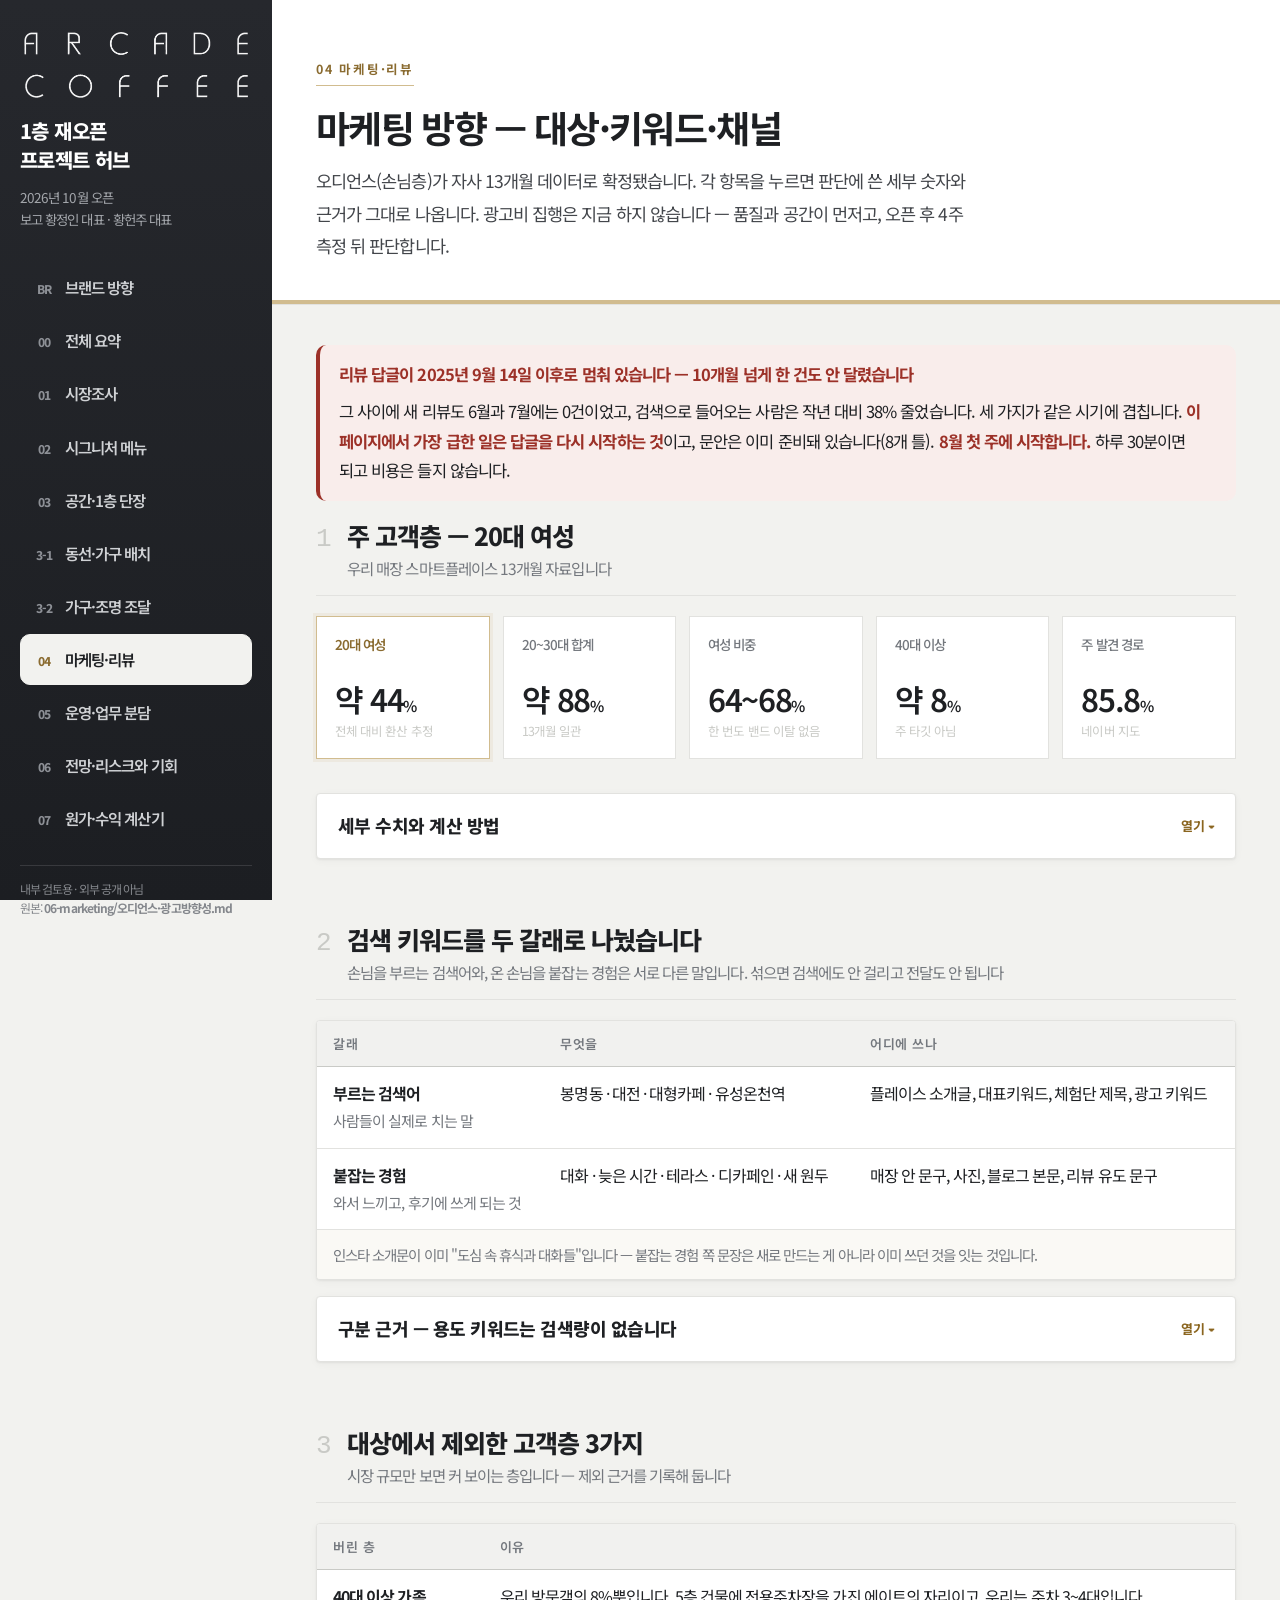
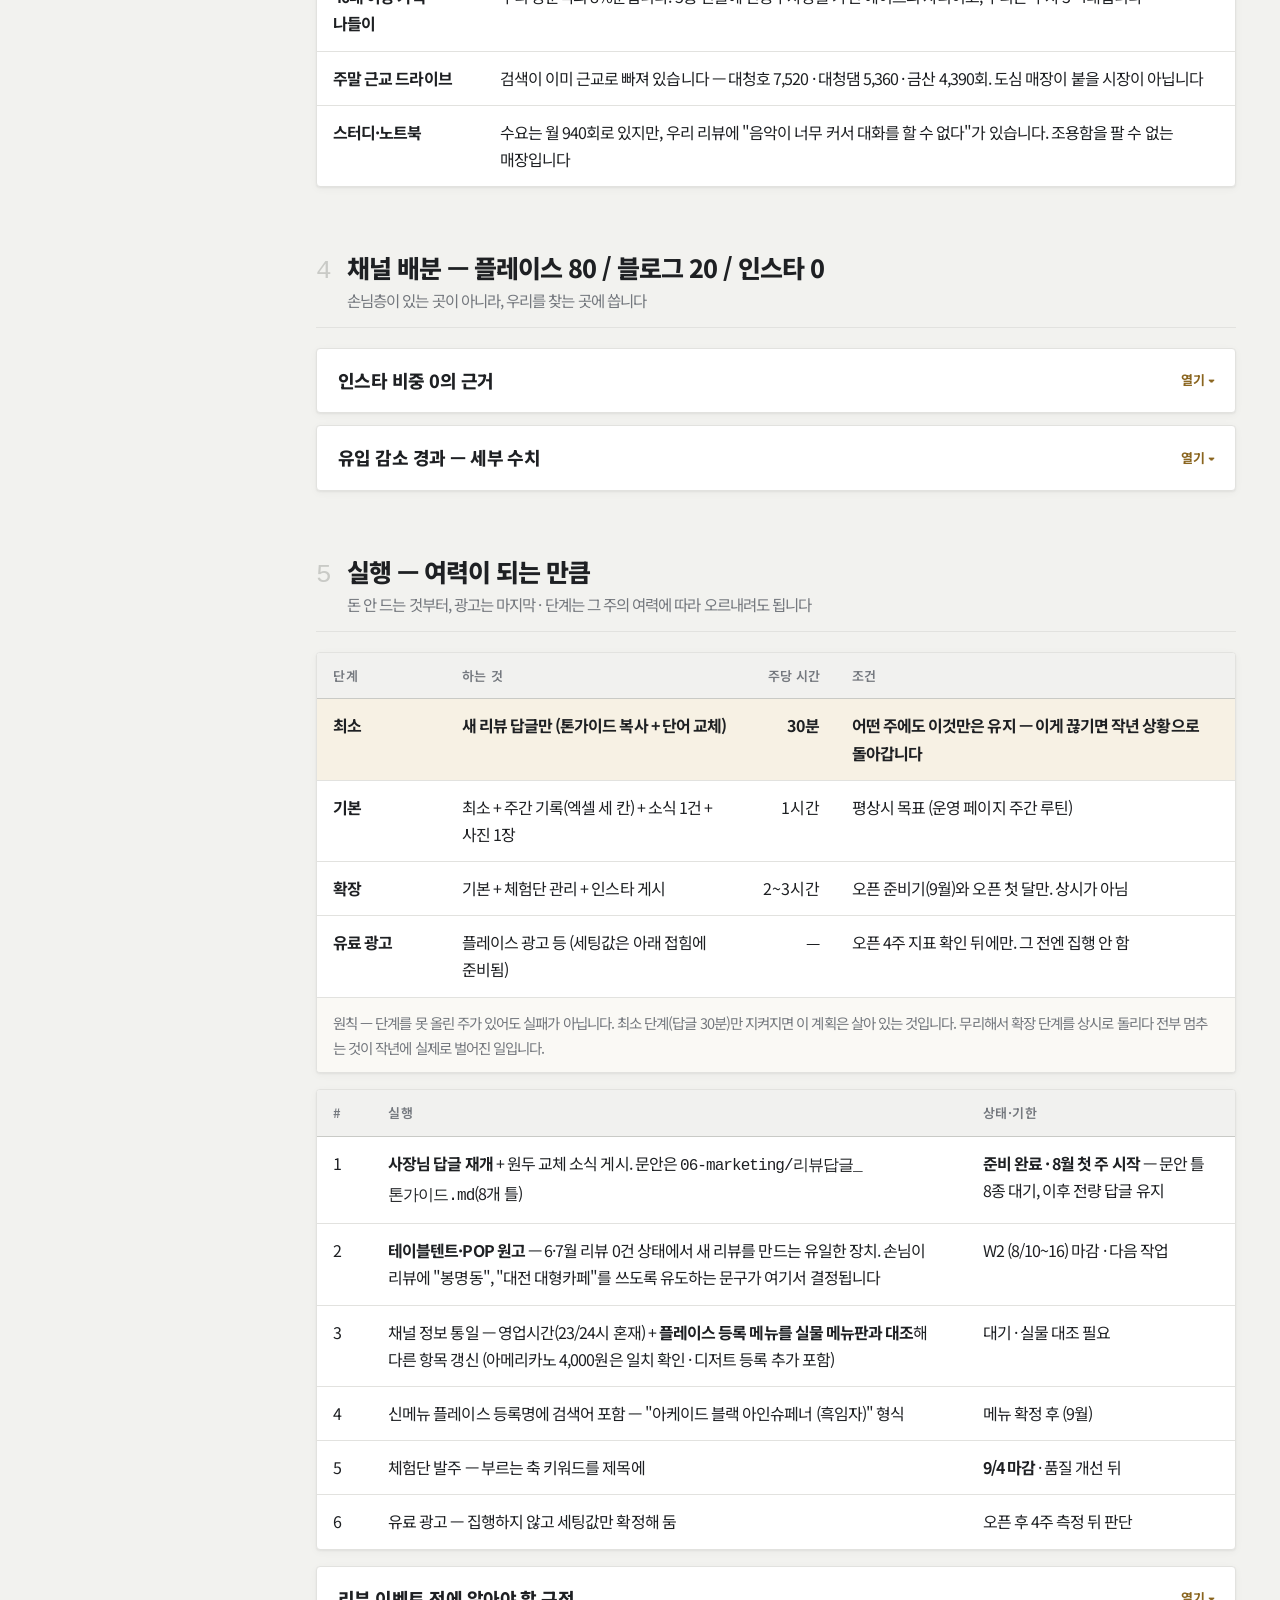
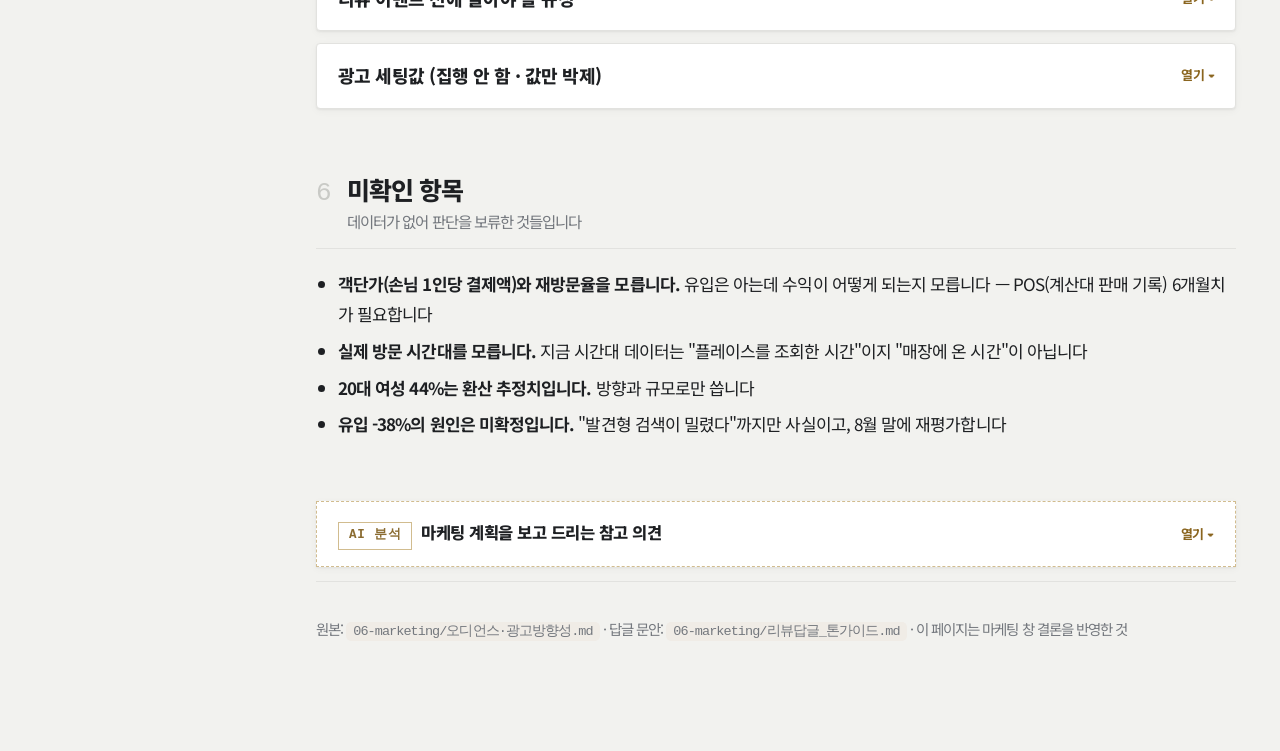
<file: marketing.html>
<!DOCTYPE html>
<html lang="ko">
<head>
<meta charset="utf-8">
<meta name="viewport" content="width=device-width, initial-scale=1">
<meta name="robots" content="noindex, nofollow">
<title>아케이드커피 — 마케팅·리뷰</title>
<link href="https://fonts.googleapis.com/css2?family=Noto+Sans+KR:wght@400;600;700;800&display=swap" rel="stylesheet">
<link rel="stylesheet" href="style.css?v=31">
<link rel="icon" href="data:image/svg+xml,<svg xmlns='http://www.w3.org/2000/svg' viewBox='0 0 100 100'><text y='.9em' font-size='90'>☕</text></svg>">
</head>
<body>
<div class="app">

<aside class="side">
  <div>
    <div class="mark"><img src="assets/brand/logo-white.png" alt="ARCADE COFFEE"><span class="mark-txt">ARCADE<br>COFFEE</span></div>
    <h1>1층 재오픈<br>프로젝트 허브</h1>
    <p class="meta">2026년 10월 오픈<br>보고 황정인 대표 · 황헌주 대표</p>
  </div>
  <nav>
    <a href="brand.html"><i>BR</i><span>브랜드 방향</span></a>
    <a href="index.html"><i>00</i><span>전체 요약</span></a>
    <a href="market.html"><i>01</i><span>시장조사</span></a>
    <a href="menu.html"><i>02</i><span>시그니처 메뉴</span></a>
    <a href="space.html"><i>03</i><span>공간·1층 단장</span></a>
    <a href="layout.html"><i>3-1</i><span>동선·가구 배치</span></a>
    <a href="procure.html"><i>3-2</i><span>가구·조명 조달</span></a>
    <a href="marketing.html" class="on"><i>04</i><span>마케팅·리뷰</span></a>
    <a href="ops.html"><i>05</i><span>운영·업무 분담</span></a>
    <a href="outlook.html"><i>06</i><span>전망·리스크와 기회</span></a>
    <a href="settle.html"><i>07</i><span>원가·수익 계산기</span></a>
  </nav>
  <div class="foot">내부 검토용 · 외부 공개 아님<br>원본: <b>06-marketing/오디언스·광고방향성.md</b></div>
</aside>

<main class="main">

<div class="hero">
  <div class="inner">
    <span class="eyebrow">04 마케팅·리뷰</span>
    <h2>마케팅 방향 — 대상·키워드·채널</h2>
    <p>오디언스(손님층)가 자사 13개월 데이터로 확정됐습니다. 각 항목을 누르면 판단에 쓴 세부 숫자와 근거가 그대로 나옵니다.
    광고비 집행은 지금 하지 않습니다 — 품질과 공간이 먼저고, 오픈 후 4주 측정 뒤 판단합니다.</p>
  </div>
</div>

<div class="inner">

<div class="note flag" style="margin-top:0">
  <b>리뷰 답글이 2025년 9월 14일 이후로 멈춰 있습니다 — 10개월 넘게 한 건도 안 달렸습니다</b>
  그 사이에 새 리뷰도 6월과 7월에는 0건이었고, 검색으로 들어오는 사람은 작년 대비 38% 줄었습니다.
  세 가지가 같은 시기에 겹칩니다. <b>이 페이지에서 가장 급한 일은 답글을 다시 시작하는 것</b>이고, 문안은 이미 준비돼 있습니다(8개 틀).
  <b>8월 첫 주에 시작합니다.</b> 하루 30분이면 되고 비용은 들지 않습니다.
</div>

<section id="who">
  <div class="sec-h"><span class="no">1</span><div>
    <h3>주 고객층 — 20대 여성</h3>
    <p class="sub">우리 매장 스마트플레이스 13개월 자료입니다</p>
  </div></div>
  <div class="rule"></div>

  <div class="stats">
    <div class="stat hi"><div class="l">20대 여성</div><div class="v tnum">약 44<span style="font-size:15px">%</span></div><div class="n">전체 대비 환산 추정</div></div>
    <div class="stat"><div class="l">20~30대 합계</div><div class="v tnum">약 88<span style="font-size:15px">%</span></div><div class="n">13개월 일관</div></div>
    <div class="stat"><div class="l">여성 비중</div><div class="v tnum">64~68<span style="font-size:15px">%</span></div><div class="n">한 번도 밴드 이탈 없음</div></div>
    <div class="stat"><div class="l">40대 이상</div><div class="v tnum">약 8<span style="font-size:15px">%</span></div><div class="n">주 타깃 아님</div></div>
    <div class="stat"><div class="l">주 발견 경로</div><div class="v tnum">85.8<span style="font-size:15px">%</span></div><div class="n">네이버 지도</div></div>
  </div>

  <details>
    <summary><span>세부 수치와 계산 방법</span><span class="chev"></span></summary>
    <div class="body">
      <div class="tw"><table>
        <thead><tr><th>층</th><th class="n">전체 대비</th></tr></thead>
        <tbody>
          <tr class="us"><td>20대 여성</td><td class="n">약 44%</td></tr>
          <tr><td>20대 남성</td><td class="n">약 18%</td></tr>
          <tr><td>30대 여성</td><td class="n">약 15%</td></tr>
          <tr><td>30대 남성</td><td class="n">약 11%</td></tr>
          <tr><td>20~30대 소계</td><td class="n">약 88%</td></tr>
          <tr><td>40대 이상</td><td class="n">약 8%</td></tr>
        </tbody>
      </table></div>
      <p><b>계산 방법을 정직하게 적습니다.</b> 44%는 네이버가 직접 표시한 숫자가 아니라,
      성별 비중과 성별 안 연령 비중을 곱해 환산한 추정치입니다. 방향과 규모로만 쓰고 소수점은 따지지 않습니다.</p>
      <p><b>왜 믿을 만한가</b> — 13개월 동안 여성 비중이 64~68% 사이를 벗어난 적이 없습니다.
      계절도 안 타고, 유입이 -38% 무너진 6월에도 66%였습니다. 흔들리는 값이 아니라 매장의 구조입니다.</p>
    </div>
  </details>
</section>

<section id="axis">
  <div class="sec-h"><span class="no">2</span><div>
    <h3>검색 키워드를 두 갈래로 나눴습니다</h3>
    <p class="sub">손님을 부르는 검색어와, 온 손님을 붙잡는 경험은 서로 다른 말입니다. 섞으면 검색에도 안 걸리고 전달도 안 됩니다</p>
  </div></div>
  <div class="rule"></div>

  <div class="tw"><table>
    <thead><tr><th>갈래</th><th>무엇을</th><th>어디에 쓰나</th></tr></thead>
    <tbody>
      <tr><td><b>부르는 검색어</b><br><span class="muted">사람들이 실제로 치는 말</span></td><td>봉명동 · 대전 · 대형카페 · 유성온천역</td><td>플레이스 소개글, 대표키워드, 체험단 제목, 광고 키워드</td></tr>
      <tr><td><b>붙잡는 경험</b><br><span class="muted">와서 느끼고, 후기에 쓰게 되는 것</span></td><td>대화 · 늦은 시간 · 테라스 · 디카페인 · 새 원두</td><td>매장 안 문구, 사진, 블로그 본문, 리뷰 유도 문구</td></tr>
    </tbody>
    <caption>인스타 소개문이 이미 "도심 속 휴식과 대화들"입니다 — 붙잡는 경험 쪽 문장은 새로 만드는 게 아니라 이미 쓰던 것을 잇는 것입니다.</caption>
  </table></div>

  <details>
    <summary><span>구분 근거 — 용도 키워드는 검색량이 없습니다</span><span class="chev"></span></summary>
    <div class="body">
      <p>우리 손님은 "친구와 이야기하러" 옵니다. 그래서 "대화하기 좋은 넓은 카페"로 광고하고 싶어집니다.
      그런데 그 말로는 아무도 검색하지 않습니다. 실제 월간 검색량입니다(네이버 검색광고 API, 2026-07-30).</p>
      <div class="cols2">
        <div class="tw"><table>
          <thead><tr><th>용도 키워드</th><th class="n">월 검색량</th></tr></thead>
          <tbody>
            <tr><td>대전단체카페</td><td class="n">15</td></tr>
            <tr><td>대전넓은카페</td><td class="n">65</td></tr>
            <tr><td>대전모임장소</td><td class="n">80</td></tr>
          </tbody>
        </table></div>
        <div class="tw"><table>
          <thead><tr><th>지역·규모 키워드</th><th class="n">월 검색량</th></tr></thead>
          <tbody>
            <tr class="us"><td>대전대형카페</td><td class="n">10,370</td></tr>
            <tr><td>봉명동카페</td><td class="n">3,280</td></tr>
            <tr><td>유성온천역카페</td><td class="n">820</td></tr>
          </tbody>
        </table></div>
      </div>
      <p><b>대전단체카페 15회 대 대전대형카페 10,370회 — 691배입니다.</b>
      그리고 13개월 유입키워드에서 용도 단어가 상위 5위에 든 적이 한 번도 없습니다.
      부르는 건 지역·규모 말로 하고, 대화·분위기는 와서 느끼게 합니다.</p>
    </div>
  </details>
</section>

<section id="exclude">
  <div class="sec-h"><span class="no">3</span><div>
    <h3>대상에서 제외한 고객층 3가지</h3>
    <p class="sub">시장 규모만 보면 커 보이는 층입니다 — 제외 근거를 기록해 둡니다</p>
  </div></div>
  <div class="rule"></div>

  <div class="tw"><table>
    <thead><tr><th>버린 층</th><th>이유</th></tr></thead>
    <tbody>
      <tr><td><b>40대 이상 가족 나들이</b></td><td>우리 방문객의 8%뿐입니다. 5층 건물에 전용주차장을 가진 에이트의 자리이고, 우리는 주차 3~4대입니다</td></tr>
      <tr><td><b>주말 근교 드라이브</b></td><td>검색이 이미 근교로 빠져 있습니다 — 대청호 7,520 · 대청댐 5,360 · 금산 4,390회. 도심 매장이 붙을 시장이 아닙니다</td></tr>
      <tr><td><b>스터디·노트북</b></td><td>수요는 월 940회로 있지만, 우리 리뷰에 "음악이 너무 커서 대화를 할 수 없다"가 있습니다. 조용함을 팔 수 없는 매장입니다</td></tr>
    </tbody>
  </table></div>
</section>

<section id="channel">
  <div class="sec-h"><span class="no">4</span><div>
    <h3>채널 배분 — 플레이스 80 / 블로그 20 / 인스타 0</h3>
    <p class="sub">손님층이 있는 곳이 아니라, 우리를 찾는 곳에 씁니다</p>
  </div></div>
  <div class="rule"></div>

  <details>
    <summary><span>인스타 비중 0의 근거</span><span class="chev"></span></summary>
    <div class="body">
      <p>20대 여성이 인스타를 많이 쓰는 건 맞습니다. 그런데 <b>우리 매장을 인스타에서 찾지 않습니다.</b></p>
      <ul class="tight">
        <li>계정 현황: @arcade.coffee_daejeon — 게시물 122개, 팔로워 410 (2026-07-30 실측). 계정과 콘텐츠 톤은 이미 갖춰져 있습니다</li>
        <li>그런데 인스타에서 매장으로 오는 유입은 13개월 내내 <b>월 2~20회</b> (전체의 0.2% 안팎)</li>
        <li>네이버 지도 유입: <b>85.8%</b></li>
        <li>블로그 유입: 약 0.5% — 다만 블로그는 "봉명동카페" 검색 노출을 만드는 채널이라 20을 배정</li>
      </ul>
      <p>인스타 0은 계정을 닫는다는 뜻이 아니라, 광고비와 운영 시간을 새로 배정하지 않는다는 뜻입니다.
      지금 계정은 그대로 두고(영업시간 등 정보 게시 용도), 오픈 후 4주 데이터로 재평가합니다.</p>
    </div>
  </details>

  <details>
    <summary><span>유입 감소 경과 — 세부 수치</span><span class="chev"></span></summary>
    <div class="body">
      <div class="tw"><table>
        <thead><tr><th>시점</th><th class="n">플레이스 유입</th><th>상위 검색어 중 상호명 비중</th></tr></thead>
        <tbody>
          <tr><td>2026년 5월</td><td class="n">7,682</td><td>37.6% — 1위 유입어 "대전봉명동카페"(26.28%)</td></tr>
          <tr class="us"><td>2026년 6월</td><td class="n">4,791 (-38%)</td><td><b>58.5%</b> — 상호명 검색만 남음</td></tr>
          <tr><td>2026년 7월</td><td class="n">5,162</td><td>46.1%</td></tr>
        </tbody>
        <caption>비중은 상위 5개 검색어 안 점유율입니다. 전체 유입에 곱하는 계산은 하지 않습니다.</caption>
      </table></div>
      <p>줄어든 것은 단골이 아니라 우리를 모르는 사람에게 보이던 몫입니다. 같은 시기에 리뷰 등록 0건(6·7월),
      사장님 답글 중단(2025-09-14~), 블로그 침묵(90일 18건)이 겹칩니다. 원인 확정은 8월 말에 합니다.</p>
    </div>
  </details>
</section>

<section id="do">
  <div class="sec-h"><span class="no">5</span><div>
    <h3>실행 — 여력이 되는 만큼</h3>
    <p class="sub">돈 안 드는 것부터, 광고는 마지막 · 단계는 그 주의 여력에 따라 오르내려도 됩니다</p>
  </div></div>
  <div class="rule"></div>

  <div class="tw"><table>
    <thead><tr><th style="width:14%">단계</th><th>하는 것</th><th class="n">주당 시간</th><th>조건</th></tr></thead>
    <tbody>
      <tr class="us"><td><b>최소</b></td><td>새 리뷰 답글만 (톤가이드 복사 + 단어 교체)</td><td class="n">30분</td><td><b>어떤 주에도 이것만은 유지</b> — 이게 끊기면 작년 상황으로 돌아갑니다</td></tr>
      <tr><td><b>기본</b></td><td>최소 + 주간 기록(엑셀 세 칸) + 소식 1건 + 사진 1장</td><td class="n">1시간</td><td>평상시 목표 (운영 페이지 주간 루틴)</td></tr>
      <tr><td><b>확장</b></td><td>기본 + 체험단 관리 + 인스타 게시</td><td class="n">2~3시간</td><td>오픈 준비기(9월)와 오픈 첫 달만. 상시가 아님</td></tr>
      <tr><td><b>유료 광고</b></td><td>플레이스 광고 등 (세팅값은 아래 접힘에 준비됨)</td><td class="n">—</td><td>오픈 4주 지표 확인 뒤에만. 그 전엔 집행 안 함</td></tr>
    </tbody>
    <caption>원칙 — 단계를 못 올린 주가 있어도 실패가 아닙니다. 최소 단계(답글 30분)만 지켜지면 이 계획은 살아 있는 것입니다.
    무리해서 확장 단계를 상시로 돌리다 전부 멈추는 것이 작년에 실제로 벌어진 일입니다.</caption>
  </table></div>

  <div class="tw"><table>
    <thead><tr><th style="width:6%">#</th><th>실행</th><th>상태·기한</th></tr></thead>
    <tbody>
      <tr><td>1</td><td><b>사장님 답글 재개</b> + 원두 교체 소식 게시. 문안은 <code>06-marketing/리뷰답글_톤가이드.md</code>(8개 틀)</td><td><b>준비 완료 · 8월 첫 주 시작</b> — 문안 틀 8종 대기, 이후 전량 답글 유지</td></tr>
      <tr><td>2</td><td><b>테이블텐트·POP 원고</b> — 6·7월 리뷰 0건 상태에서 새 리뷰를 만드는 유일한 장치. 손님이 리뷰에 "봉명동", "대전 대형카페"를 쓰도록 유도하는 문구가 여기서 결정됩니다</td><td>W2 (8/10~16) 마감 · 다음 작업</td></tr>
      <tr><td>3</td><td>채널 정보 통일 — 영업시간(23/24시 혼재) + <b>플레이스 등록 메뉴를 실물 메뉴판과 대조</b>해 다른 항목 갱신 (아메리카노 4,000원은 일치 확인 · 디저트 등록 추가 포함)</td><td>대기 · 실물 대조 필요</td></tr>
      <tr><td>4</td><td>신메뉴 플레이스 등록명에 검색어 포함 — "아케이드 블랙 아인슈페너 (흑임자)" 형식</td><td>메뉴 확정 후 (9월)</td></tr>
      <tr><td>5</td><td>체험단 발주 — 부르는 축 키워드를 제목에</td><td><b>9/4 마감</b> · 품질 개선 뒤</td></tr>
      <tr><td>6</td><td>유료 광고 — 집행하지 않고 세팅값만 확정해 둠</td><td>오픈 후 4주 측정 뒤 판단</td></tr>
    </tbody>
  </table></div>

  <details>
    <summary><span>리뷰 이벤트 전에 알아야 할 규정</span><span class="chev"></span></summary>
    <div class="body">
      <ul class="tight">
        <li><b>네이버 리뷰 정책이 2025년 5월에 바뀌었습니다.</b> 영수증만으로 쉽게 달리던 리뷰가 제한되고, 네이버페이 결제·예약·방문 인증 중심으로 강화됐습니다. 실제 결제·방문 없이 리뷰를 만드는 길은 막혔다고 보면 됩니다 (업계 매체 보도)</li>
        <li><b>보상을 주는 리뷰 이벤트 자체는 가능합니다</b> — 단 네이버 가이드라인 안에서. 그리고 대가를 받은 리뷰라는 사실이 드러나게 운영해야 뒤탈이 없습니다(표시광고 원칙)</li>
        <li><b>테이블텐트는 보상 없는 "요청"이 가장 안전합니다.</b> "후기 한 줄이 저희에게 큰 힘이 됩니다" 방식 — 규정 리스크가 없고, 르뺑식 물량과도 구분됩니다</li>
        <li>별점 조건 할인("5점 주시면 할인")은 하지 않습니다 — 정책 위반이고 적발 시 노출 불이익</li>
      </ul>
      <p class="muted">출처: 아이보스·스토어아트 등 업계 매체 2026-07-30 조사. 세부 문구는 W2 테이블텐트 원고에서 확정합니다.</p>
    </div>
  </details>

  <details>
    <summary><span>광고 세팅값 (집행 안 함 · 값만 박제)</span><span class="chev"></span></summary>
    <div class="body">
      <ul class="tight">
        <li>성별: 여성 우선 / 연령: 20~34세</li>
        <li>지역: 유성구 + 인접</li>
        <li>시간: 11~21시, 18~21시 가중</li>
        <li>요일: 일요일 가중 — 목요일이 최고 매출, 일요일이 최저(131만원)라 낮은 요일을 메웁니다</li>
      </ul>
      <p class="muted">근거는 1~4장의 손님층·시간대 자료입니다. 오픈 후 실측이 다르면 값을 고칩니다.</p>
    </div>
  </details>
</section>

<section id="unknown">
  <div class="sec-h"><span class="no">6</span><div>
    <h3>미확인 항목</h3>
    <p class="sub">데이터가 없어 판단을 보류한 것들입니다</p>
  </div></div>
  <div class="rule"></div>
  <ul class="tight">
    <li><b>객단가(손님 1인당 결제액)와 재방문율을 모릅니다.</b> 유입은 아는데 수익이 어떻게 되는지 모릅니다 — POS(계산대 판매 기록) 6개월치가 필요합니다</li>
    <li><b>실제 방문 시간대를 모릅니다.</b> 지금 시간대 데이터는 "플레이스를 조회한 시간"이지 "매장에 온 시간"이 아닙니다</li>
    <li><b>20대 여성 44%는 환산 추정치입니다.</b> 방향과 규모로만 씁니다</li>
    <li><b>유입 -38%의 원인은 미확정입니다.</b> "발견형 검색이 밀렸다"까지만 사실이고, 8월 말에 재평가합니다</li>
  </ul>
</section>

<details class="ai">
  <summary><span><span class="tag-ai">AI 분석</span>마케팅 계획을 보고 드리는 참고 의견</span><span class="chev"></span></summary>
  <div class="body">
    <p><b>이 계획의 미덕은 "안 하는 것"이 많다는 점입니다.</b> 인스타 0, 광고 보류, 체험단 후순위 — 보통은 반대로 하다가
    전부 어중간해집니다. 채널 하나(네이버 지도)에 집중하는 지금 구조가 인원 대비 가장 효율이 높습니다.</p>
    <p><b>답글 효과는 천천히, 쌓이면서 나타납니다.</b> 답글 하나하나는 티가 안 나지만, "관리되는 가게"라는 신호가 쌓이면
    새 손님의 선택과 네이버 노출 양쪽에 작용합니다. 효과가 안 보인다고 4주 만에 그만두면 그동안의 것도 같이 사라집니다 —
    최소 8주는 기계적으로 유지할 가치가 있습니다.</p>
    <p><b>체험단은 시기가 품질보다 중요합니다.</b> 9월 초 발주가 늦어지면 추석에 걸려 한 달이 통째로 밀립니다.
    준비가 80%여도 날짜를 지키는 쪽을 권합니다.</p>
    <p class="disclaim">이 의견은 마케팅·PM 분석 틀에 이 프로젝트의 실측 데이터를 넣어 나온 참고 의견입니다. 따르셔도 되고 안 따르셔도 됩니다 — 판단은 대표님들 몫입니다.</p>
  </div>
</details>

<footer>
  <p>원본: <code>06-marketing/오디언스·광고방향성.md</code> · 답글 문안: <code>06-marketing/리뷰답글_톤가이드.md</code> · 이 페이지는 마케팅 창 결론을 반영한 것</p>
</footer>

</div>
</main>
</div>
<script src="assets/lightbox.js?v=5" defer></script>
<script src="assets/mobile-table.js?v=6" defer></script>
</body>
</html>
</file>
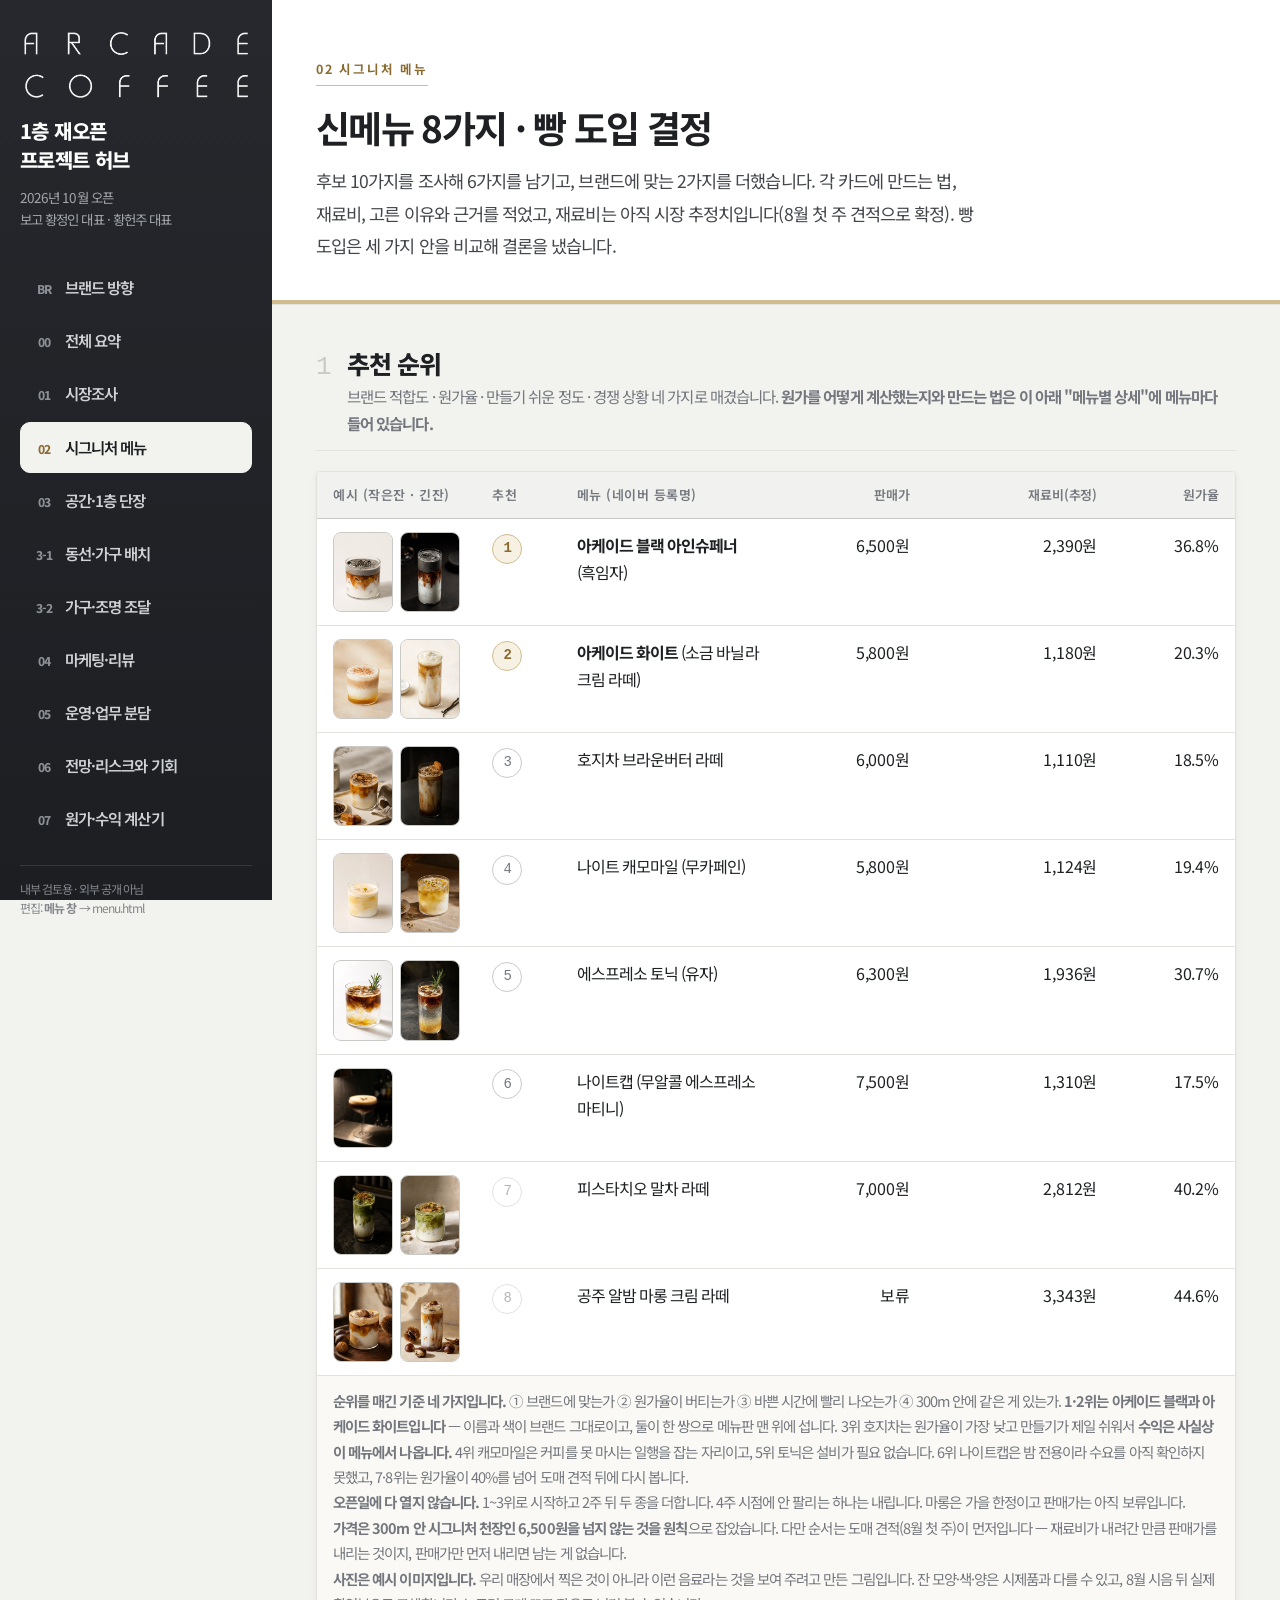
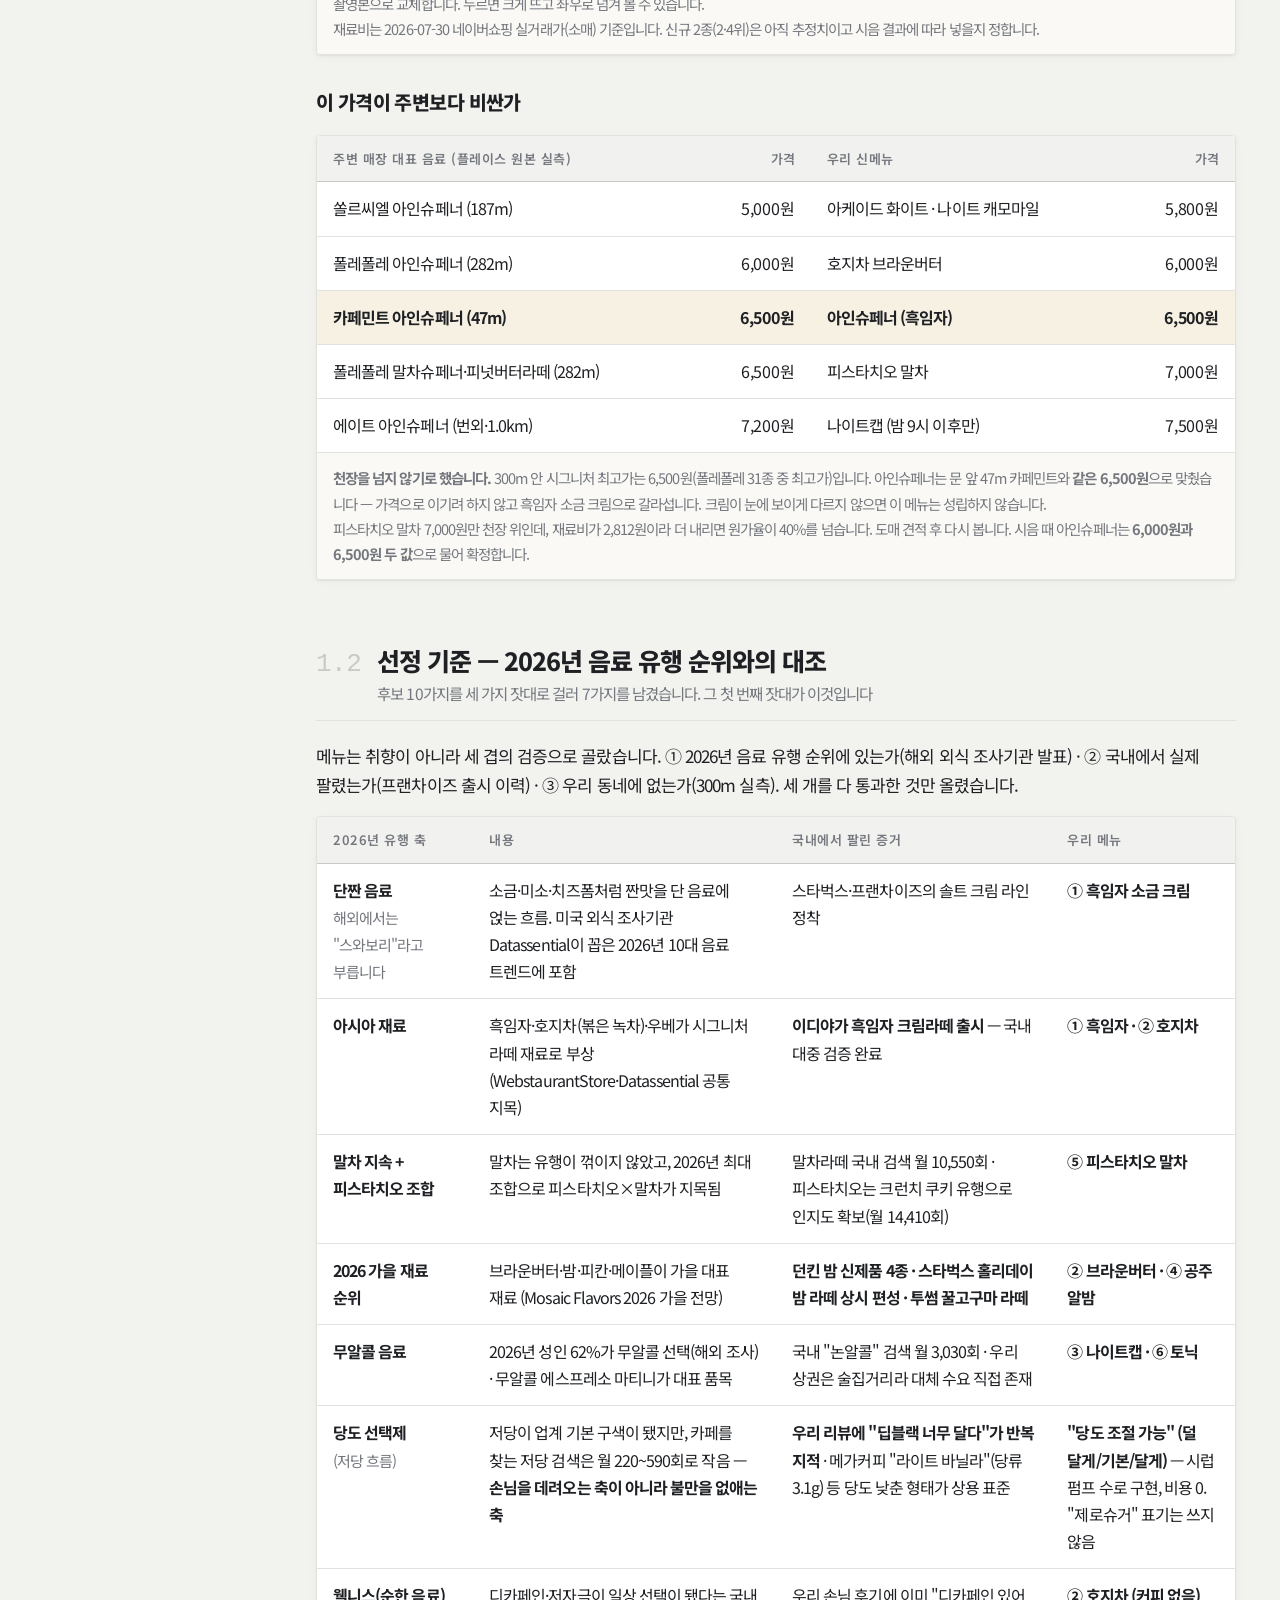
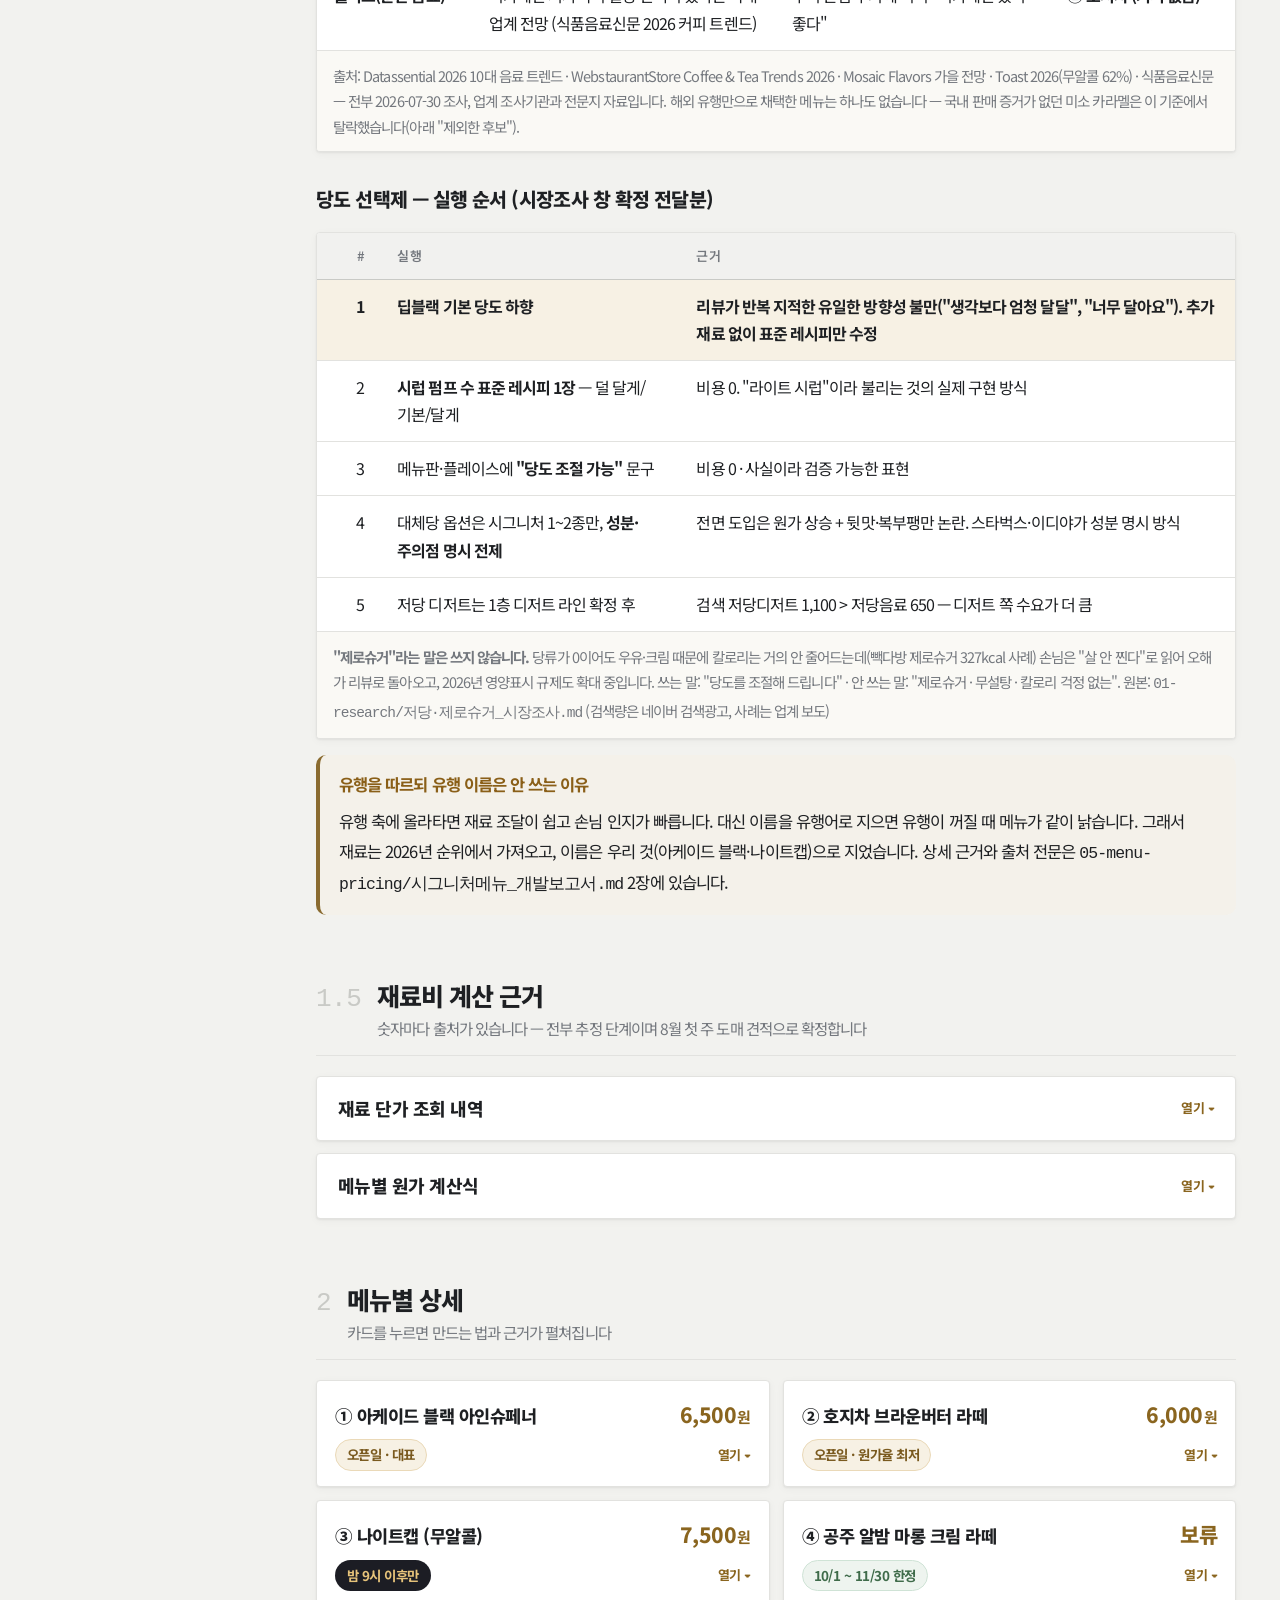
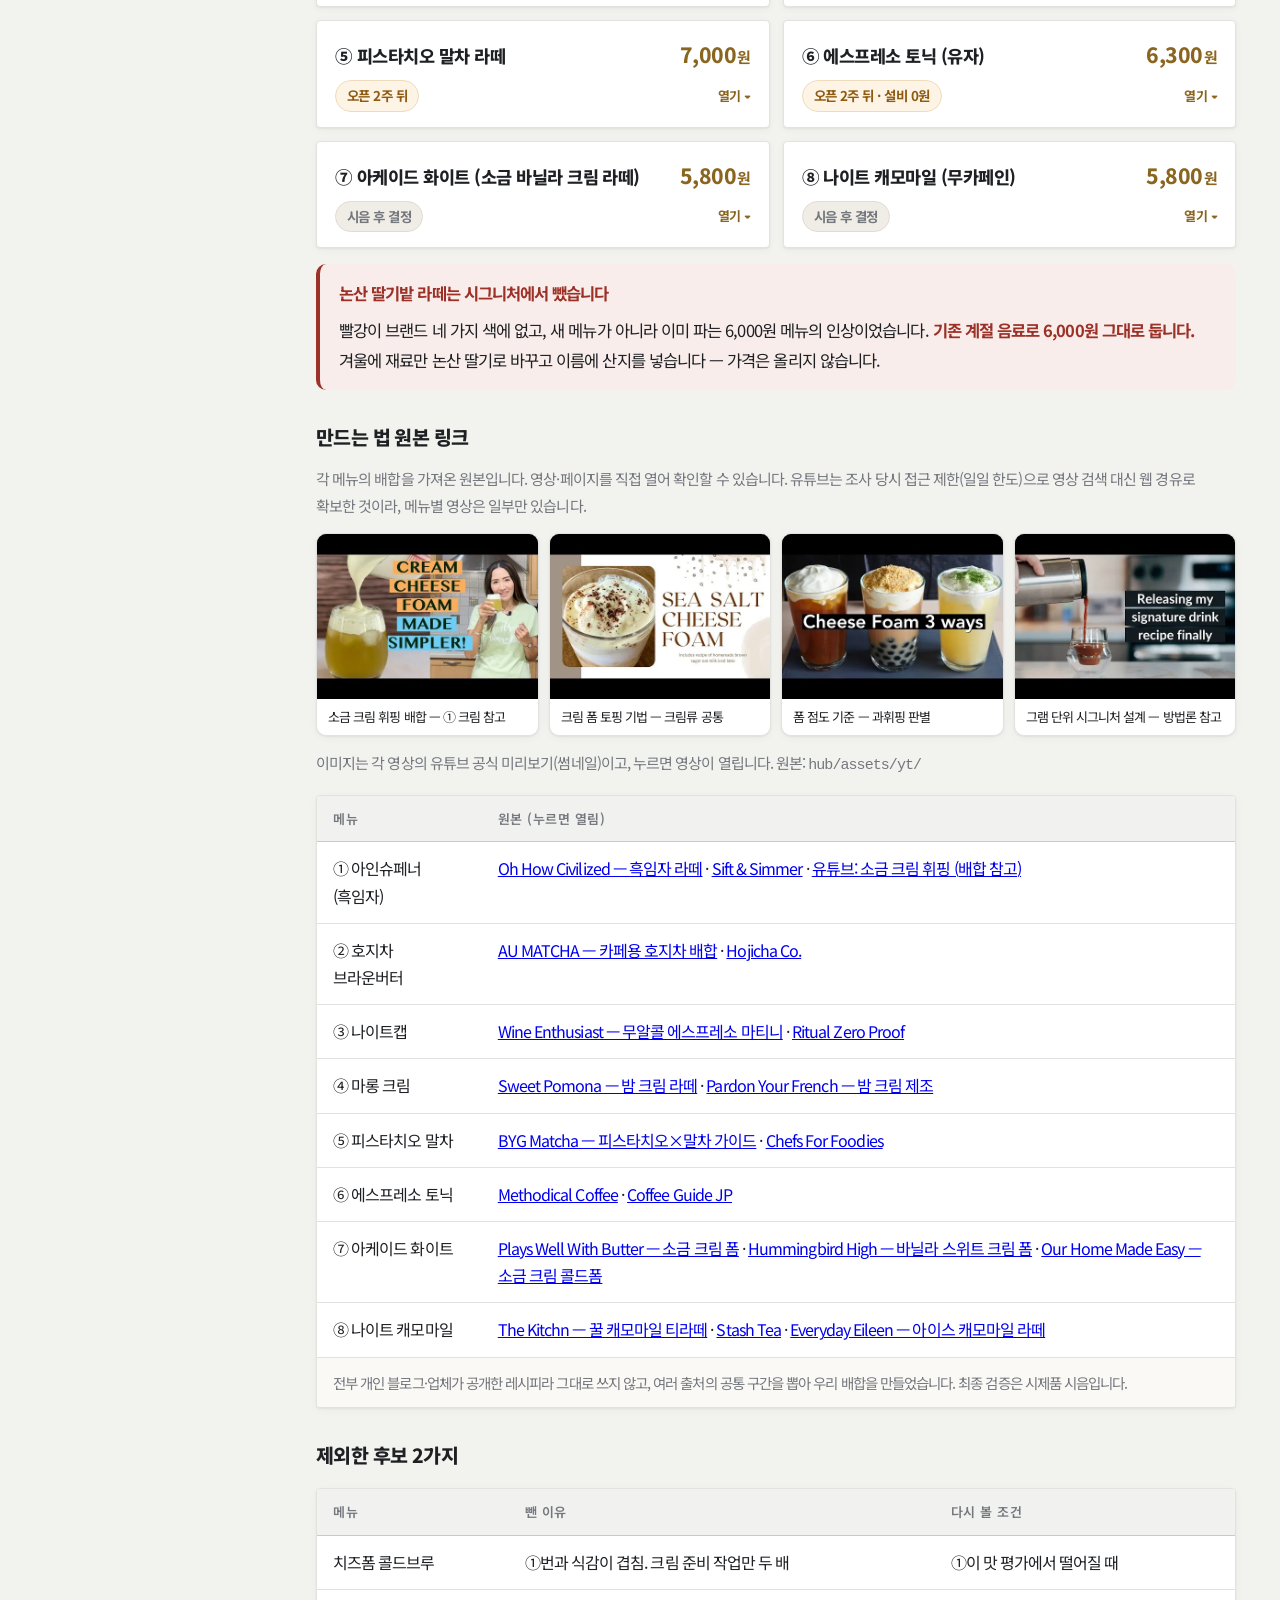
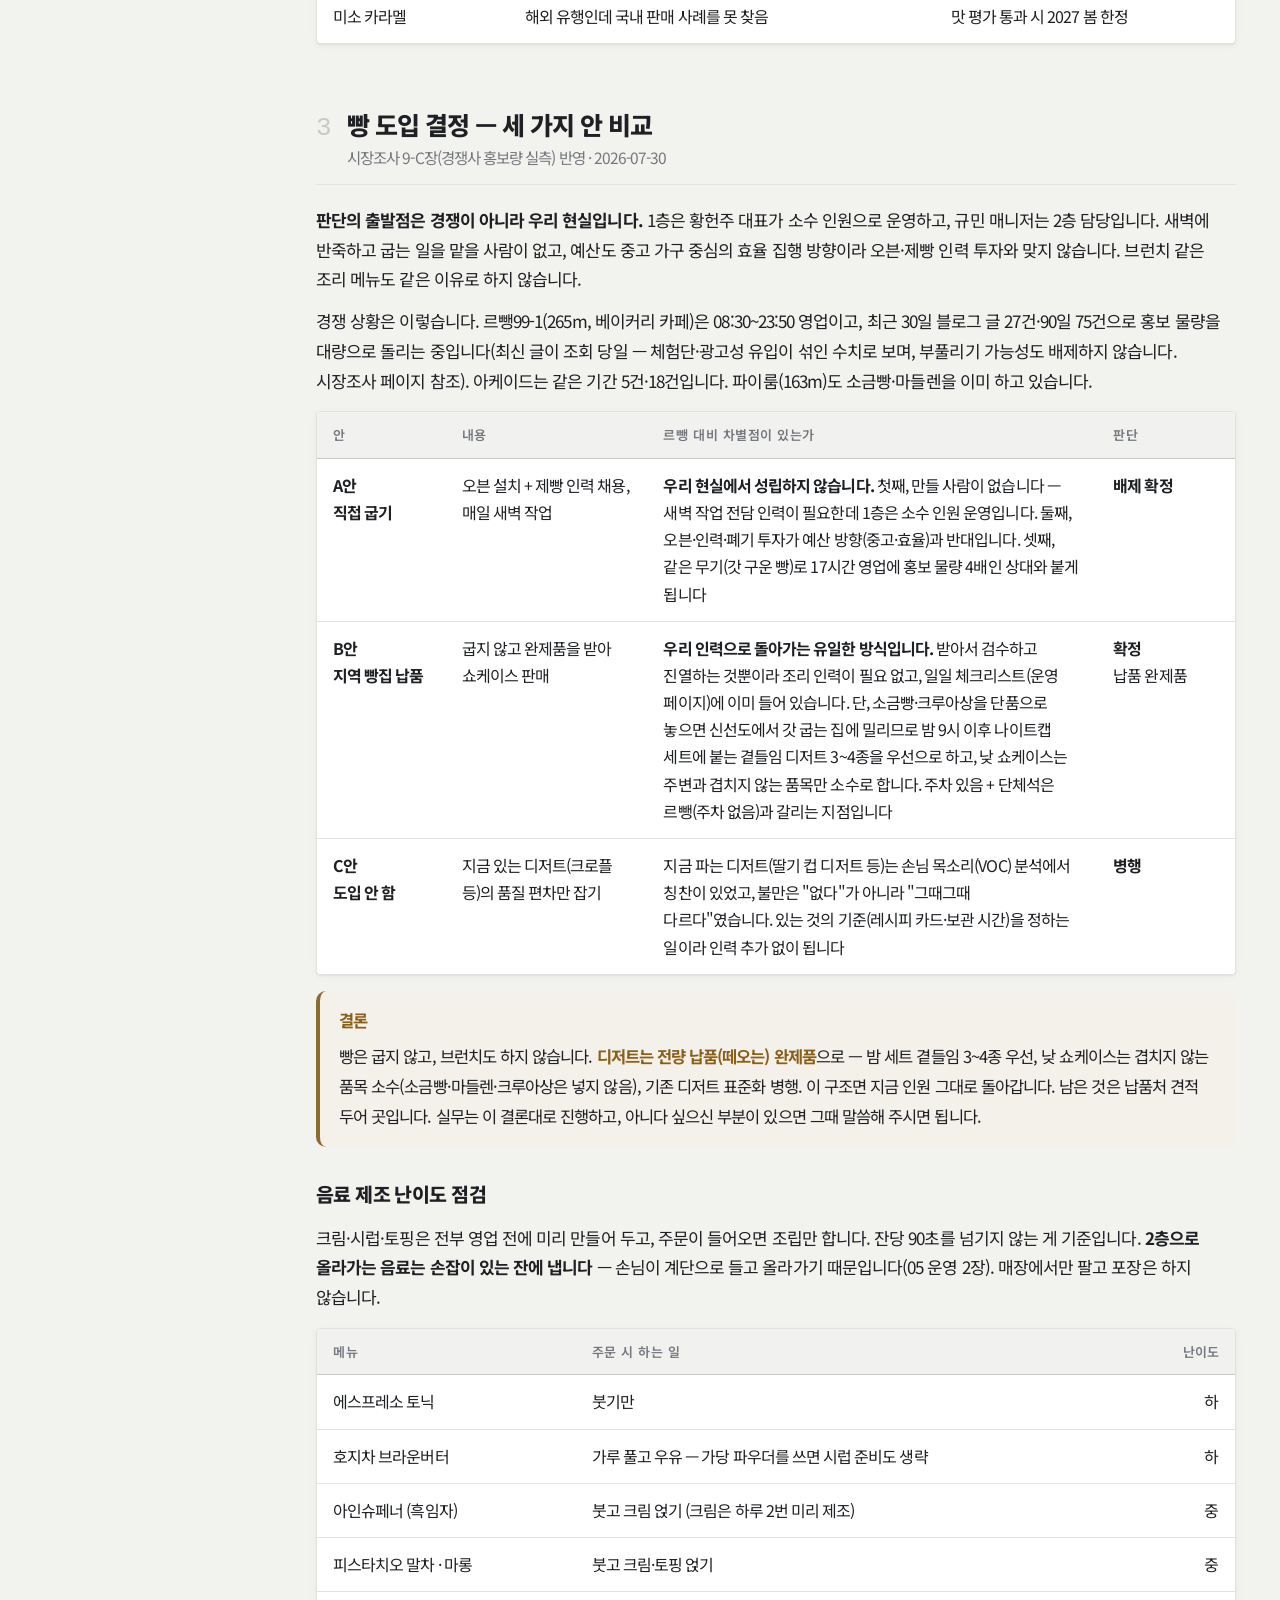
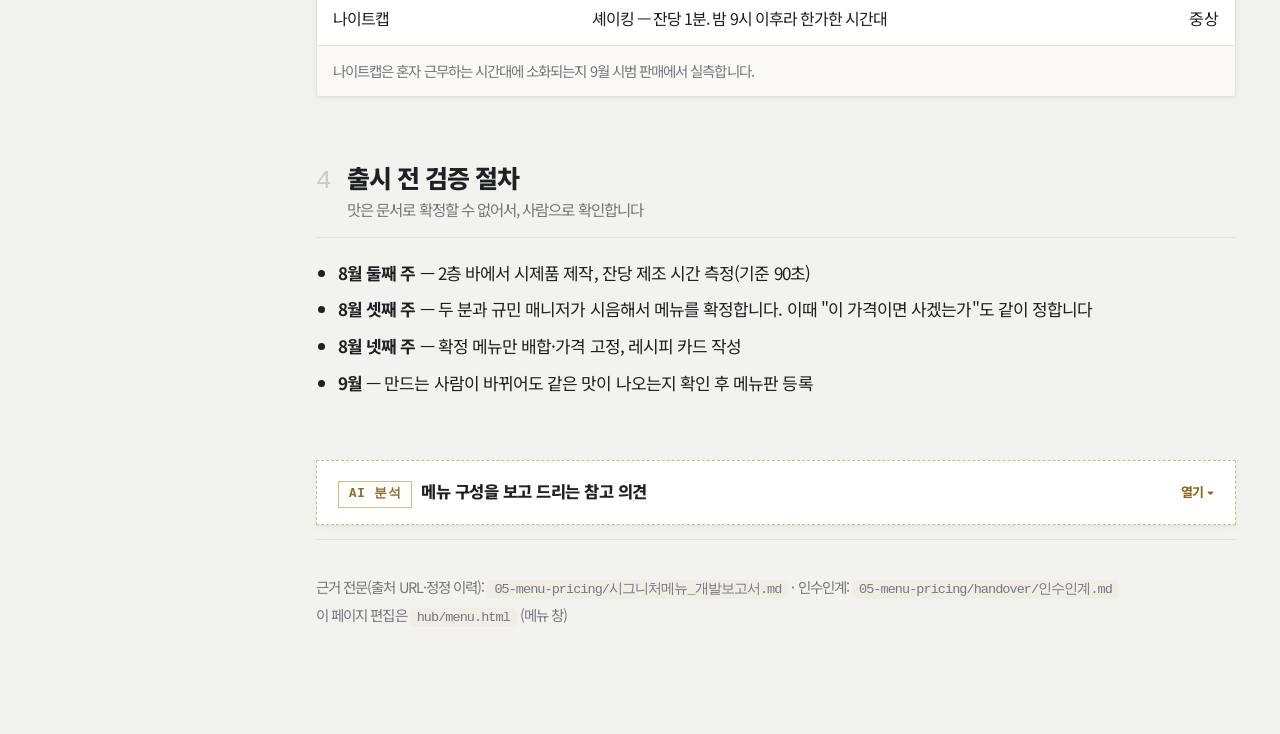
<file: menu.html>
<!DOCTYPE html>
<html lang="ko">
<head>
<meta charset="utf-8">
<meta name="viewport" content="width=device-width, initial-scale=1">
<meta name="robots" content="noindex, nofollow">
<title>아케이드커피 — 시그니처 메뉴</title>
<link rel="preconnect" href="https://fonts.googleapis.com">
<link href="https://fonts.googleapis.com/css2?family=Noto+Sans+KR:wght@400;600;700;800&display=swap" rel="stylesheet">
<link rel="stylesheet" href="style.css?v=31">
<link rel="icon" href="data:image/svg+xml,<svg xmlns='http://www.w3.org/2000/svg' viewBox='0 0 100 100'><text y='.9em' font-size='90'>☕</text></svg>">
</head>
<body>
<div class="app">

<aside class="side">
  <div>
    <div class="mark"><img src="assets/brand/logo-white.png" alt="ARCADE COFFEE"><span class="mark-txt">ARCADE<br>COFFEE</span></div>
    <h1>1층 재오픈<br>프로젝트 허브</h1>
    <p class="meta">2026년 10월 오픈<br>보고 황정인 대표 · 황헌주 대표</p>
  </div>
  <nav>
    <a href="brand.html"><i>BR</i><span>브랜드 방향</span></a>
    <a href="index.html"><i>00</i><span>전체 요약</span></a>
    <a href="market.html"><i>01</i><span>시장조사</span></a>
    <a href="menu.html" class="on"><i>02</i><span>시그니처 메뉴</span></a>
    <a href="space.html"><i>03</i><span>공간·1층 단장</span></a>
    <a href="layout.html"><i>3-1</i><span>동선·가구 배치</span></a>
    <a href="procure.html"><i>3-2</i><span>가구·조명 조달</span></a>
    <a href="marketing.html"><i>04</i><span>마케팅·리뷰</span></a>
    <a href="ops.html"><i>05</i><span>운영·업무 분담</span></a>
    <a href="outlook.html"><i>06</i><span>전망·리스크와 기회</span></a>
    <a href="settle.html"><i>07</i><span>원가·수익 계산기</span></a>
  </nav>
  <div class="foot">내부 검토용 · 외부 공개 아님<br>편집: <b>메뉴 창</b> → menu.html</div>
</aside>

<main class="main">

<div class="hero">
  <div class="inner">
    <span class="eyebrow">02 시그니처 메뉴</span>
    <h2>신메뉴 8가지 · 빵 도입 결정</h2>
    <p>후보 10가지를 조사해 6가지를 남기고, 브랜드에 맞는 2가지를 더했습니다. 각 카드에 만드는 법, 재료비, 고른 이유와 근거를 적었고,
    재료비는 아직 시장 추정치입니다(8월 첫 주 견적으로 확정). 빵 도입은 세 가지 안을 비교해 결론을 냈습니다.</p>
  </div>
</div>

<div class="inner">

<section id="lineup">
  <div class="sec-h"><span class="no">1</span><div>
    <h3>추천 순위</h3>
    <p class="sub">브랜드 적합도 · 원가율 · 만들기 쉬운 정도 · 경쟁 상황 네 가지로 매겼습니다.
    <b>원가를 어떻게 계산했는지와 만드는 법은 이 아래 "메뉴별 상세"에 메뉴마다 들어 있습니다.</b></p>
  </div></div>
  <div class="rule"></div>

  <div class="tw"><table>
    <thead><tr><th style="width:17%">예시 (작은잔 · 긴잔)</th><th style="width:9%">추천</th><th style="width:26%">메뉴 (네이버 등록명)</th><th class="n" style="width:13%">판매가</th><th class="n" style="width:20%">재료비(추정)</th><th class="n" style="width:13%">원가율</th></tr></thead>
    <tbody>
      <tr><td><div class="shotrow">
        <img class="thumb tall" data-gal="m1" data-cap="아케이드 블랙 아인슈페너 — 작은 잔" src="assets/menu/m1-einspanner-sm1.webp" alt="아케이드 블랙 아인슈페너 작은 잔">
        <img class="thumb tall" data-gal="m1" data-cap="아케이드 블랙 아인슈페너 — 긴 잔" src="assets/menu/m1-einspanner-lg1.webp" alt="아케이드 블랙 아인슈페너 긴 잔">
      </div></td>
      <td><b class="rank r1">1</b></td><td><b>아케이드 블랙 아인슈페너</b> (흑임자)</td><td class="n">6,500원</td><td class="n">2,390원</td><td class="n">36.8%</td></tr>
      <tr><td><div class="shotrow">
        <img class="thumb tall" data-gal="m7" data-cap="아케이드 화이트 — 작은 잔" src="assets/menu/m7-white-sm.webp" alt="아케이드 화이트 작은 잔">
        <img class="thumb tall" data-gal="m7" data-cap="아케이드 화이트 — 긴 잔" src="assets/menu/m7-white-lg.webp" alt="아케이드 화이트 긴 잔">
      </div></td>
      <td><b class="rank r1">2</b></td><td><b>아케이드 화이트</b> (소금 바닐라 크림 라떼)</td><td class="n">5,800원</td><td class="n">1,180원</td><td class="n">20.3%</td></tr>
      <tr><td><div class="shotrow">
        <img class="thumb tall" data-gal="m2" data-cap="호지차 브라운버터 라떼 — 작은 잔" src="assets/menu/m2-hojicha-sm.webp" alt="호지차 브라운버터 라떼 작은 잔">
        <img class="thumb tall" data-gal="m2" data-cap="호지차 브라운버터 라떼 — 긴 잔" src="assets/menu/m2-hojicha-lg.webp" alt="호지차 브라운버터 라떼 긴 잔">
      </div></td>
      <td><b class="rank">3</b></td><td>호지차 브라운버터 라떼</td><td class="n">6,000원</td><td class="n">1,110원</td><td class="n">18.5%</td></tr>
      <tr><td><div class="shotrow">
        <img class="thumb tall" data-gal="m8" data-cap="나이트 캐모마일 — 따뜻한 것" src="assets/menu/m8-chamomile-hot.webp" alt="나이트 캐모마일 따뜻한 것">
        <img class="thumb tall" data-gal="m8" data-cap="나이트 캐모마일 — 아이스 작은 잔" src="assets/menu/m8-chamomile-ice-sm.webp" alt="나이트 캐모마일 아이스">
      </div></td>
      <td><b class="rank">4</b></td><td>나이트 캐모마일 (무카페인)</td><td class="n">5,800원</td><td class="n">1,124원</td><td class="n">19.4%</td></tr>
      <tr><td><div class="shotrow">
        <img class="thumb tall" data-gal="m6" data-cap="에스프레소 토닉 (유자) — 작은 잔" src="assets/menu/m6-tonic-sm.webp" alt="에스프레소 토닉 작은 잔">
        <img class="thumb tall" data-gal="m6" data-cap="에스프레소 토닉 (유자) — 긴 잔" src="assets/menu/m6-tonic-lg.webp" alt="에스프레소 토닉 긴 잔">
      </div></td>
      <td><b class="rank">5</b></td><td>에스프레소 토닉 (유자)</td><td class="n">6,300원</td><td class="n">1,936원</td><td class="n">30.7%</td></tr>
      <tr><td><div class="shotrow">
        <img class="thumb tall" data-gal="m3" data-cap="나이트캡 — 무알콜 에스프레소 마티니" src="assets/menu/m3-nightcap-1.webp" alt="나이트캡">
      </div></td>
      <td><b class="rank">6</b></td><td>나이트캡 (무알콜 에스프레소 마티니)</td><td class="n">7,500원</td><td class="n">1,310원</td><td class="n">17.5%</td></tr>
      <tr><td><div class="shotrow">
        <img class="thumb tall" data-gal="m5" data-cap="피스타치오 말차 라떼 — 1안" src="assets/menu/m5-pistachio-1.webp" alt="피스타치오 말차 라떼 1">
        <img class="thumb tall" data-gal="m5" data-cap="피스타치오 말차 라떼 — 2안" src="assets/menu/m5-pistachio-2.webp" alt="피스타치오 말차 라떼 2">
      </div></td>
      <td><b class="rank low">7</b></td><td>피스타치오 말차 라떼</td><td class="n">7,000원</td><td class="n">2,812원</td><td class="n">40.2%</td></tr>
      <tr><td><div class="shotrow">
        <img class="thumb tall" data-gal="m4" data-cap="공주 알밤 마롱 크림 라떼 — 작은 잔" src="assets/menu/m4-marron-sm.webp" alt="공주 알밤 마롱 크림 라떼 작은 잔">
        <img class="thumb tall" data-gal="m4" data-cap="공주 알밤 마롱 크림 라떼 — 긴 잔" src="assets/menu/m4-marron-lg.webp" alt="공주 알밤 마롱 크림 라떼 긴 잔">
      </div></td>
      <td><b class="rank low">8</b></td><td>공주 알밤 마롱 크림 라떼</td><td class="n">보류</td><td class="n">3,343원</td><td class="n">44.6%</td></tr>
    </tbody>
    <caption><b>순위를 매긴 기준 네 가지입니다.</b> ① 브랜드에 맞는가 ② 원가율이 버티는가 ③ 바쁜 시간에 빨리 나오는가 ④ 300m 안에 같은 게 있는가.
    <b>1·2위는 아케이드 블랙과 아케이드 화이트입니다</b> — 이름과 색이 브랜드 그대로이고, 둘이 한 쌍으로 메뉴판 맨 위에 섭니다.
    3위 호지차는 원가율이 가장 낮고 만들기가 제일 쉬워서 <b>수익은 사실상 이 메뉴에서 나옵니다.</b>
    4위 캐모마일은 커피를 못 마시는 일행을 잡는 자리이고, 5위 토닉은 설비가 필요 없습니다.
    6위 나이트캡은 밤 전용이라 수요를 아직 확인하지 못했고, 7·8위는 원가율이 40%를 넘어 도매 견적 뒤에 다시 봅니다.
    <br><b>오픈일에 다 열지 않습니다.</b> 1~3위로 시작하고 2주 뒤 두 종을 더합니다. 4주 시점에 안 팔리는 하나는 내립니다.
    마롱은 가을 한정이고 판매가는 아직 보류입니다.
    <br><b>가격은 300m 안 시그니처 천장인 6,500원을 넘지 않는 것을 원칙</b>으로 잡았습니다. 다만 순서는 도매 견적(8월 첫 주)이 먼저입니다 —
    재료비가 내려간 만큼 판매가를 내리는 것이지, 판매가만 먼저 내리면 남는 게 없습니다.
    <br><b>사진은 예시 이미지입니다.</b> 우리 매장에서 찍은 것이 아니라 이런 음료라는 것을 보여 주려고 만든 그림입니다.
    잔 모양·색·양은 시제품과 다를 수 있고, 8월 시음 뒤 실제 촬영본으로 교체합니다. 누르면 크게 뜨고 좌우로 넘겨 볼 수 있습니다.
    <br>재료비는 2026-07-30 네이버쇼핑 실거래가(소매) 기준입니다. 신규 2종(2·4위)은 아직 추정치이고 시음 결과에 따라 넣을지 정합니다.</caption>
  </table></div>

  <h4>이 가격이 주변보다 비싼가</h4>
  <div class="tw"><table>
    <thead><tr><th>주변 매장 대표 음료 (플레이스 원본 실측)</th><th class="n">가격</th><th>우리 신메뉴</th><th class="n">가격</th></tr></thead>
    <tbody>
      <tr><td>쏠르씨엘 아인슈페너 (187m)</td><td class="n">5,000원</td><td>아케이드 화이트 · 나이트 캐모마일</td><td class="n">5,800원</td></tr>
      <tr><td>폴레폴레 아인슈페너 (282m)</td><td class="n">6,000원</td><td>호지차 브라운버터</td><td class="n">6,000원</td></tr>
      <tr class="us"><td>카페민트 아인슈페너 (47m)</td><td class="n">6,500원</td><td><b>아인슈페너 (흑임자)</b></td><td class="n"><b>6,500원</b></td></tr>
      <tr><td>폴레폴레 말차슈페너·피넛버터라떼 (282m)</td><td class="n">6,500원</td><td>피스타치오 말차</td><td class="n">7,000원</td></tr>
      <tr><td>에이트 아인슈페너 (번외·1.0km)</td><td class="n">7,200원</td><td>나이트캡 (밤 9시 이후만)</td><td class="n">7,500원</td></tr>
    </tbody>
    <caption><b>천장을 넘지 않기로 했습니다.</b> 300m 안 시그니처 최고가는 6,500원(폴레폴레 31종 중 최고가)입니다.
    아인슈페너는 문 앞 47m 카페민트와 <b>같은 6,500원</b>으로 맞췄습니다 — 가격으로 이기려 하지 않고 흑임자 소금 크림으로 갈라섭니다.
    크림이 눈에 보이게 다르지 않으면 이 메뉴는 성립하지 않습니다.
    <br>피스타치오 말차 7,000원만 천장 위인데, 재료비가 2,812원이라 더 내리면 원가율이 40%를 넘습니다. 도매 견적 후 다시 봅니다.
    시음 때 아인슈페너는 <b>6,000원과 6,500원 두 값</b>으로 물어 확정합니다.</caption>
  </table></div>
</section>

<section id="trend">
  <div class="sec-h"><span class="no">1.2</span><div>
    <h3>선정 기준 — 2026년 음료 유행 순위와의 대조</h3>
    <p class="sub">후보 10가지를 세 가지 잣대로 걸러 7가지를 남겼습니다. 그 첫 번째 잣대가 이것입니다</p>
  </div></div>
  <div class="rule"></div>

  <p>메뉴는 취향이 아니라 세 겹의 검증으로 골랐습니다.
  ① 2026년 음료 유행 순위에 있는가(해외 외식 조사기관 발표) ·
  ② 국내에서 실제 팔렸는가(프랜차이즈 출시 이력) ·
  ③ 우리 동네에 없는가(300m 실측). 세 개를 다 통과한 것만 올렸습니다.</p>

  <div class="tw"><table>
    <thead><tr><th style="width:17%">2026년 유행 축</th><th style="width:33%">내용</th><th style="width:30%">국내에서 팔린 증거</th><th>우리 메뉴</th></tr></thead>
    <tbody>
      <tr>
        <td><b>단짠 음료</b><br><span class="muted">해외에서는 "스와보리"라고 부릅니다</span></td>
        <td>소금·미소·치즈폼처럼 짠맛을 단 음료에 얹는 흐름. 미국 외식 조사기관 Datassential이 꼽은 2026년 10대 음료 트렌드에 포함</td>
        <td>스타벅스·프랜차이즈의 솔트 크림 라인 정착</td>
        <td><b>① 흑임자 소금 크림</b></td>
      </tr>
      <tr>
        <td><b>아시아 재료</b></td>
        <td>흑임자·호지차(볶은 녹차)·우베가 시그니처 라떼 재료로 부상 (WebstaurantStore·Datassential 공통 지목)</td>
        <td><b>이디야가 흑임자 크림라떼 출시</b> — 국내 대중 검증 완료</td>
        <td><b>① 흑임자 · ② 호지차</b></td>
      </tr>
      <tr>
        <td><b>말차 지속 + 피스타치오 조합</b></td>
        <td>말차는 유행이 꺾이지 않았고, 2026년 최대 조합으로 피스타치오×말차가 지목됨</td>
        <td>말차라떼 국내 검색 월 10,550회 · 피스타치오는 크런치 쿠키 유행으로 인지도 확보(월 14,410회)</td>
        <td><b>⑤ 피스타치오 말차</b></td>
      </tr>
      <tr>
        <td><b>2026 가을 재료 순위</b></td>
        <td>브라운버터·밤·피칸·메이플이 가을 대표 재료 (Mosaic Flavors 2026 가을 전망)</td>
        <td><b>던킨 밤 신제품 4종 · 스타벅스 홀리데이 밤 라떼 상시 편성 · 투썸 꿀고구마 라떼</b></td>
        <td><b>② 브라운버터 · ④ 공주 알밤</b></td>
      </tr>
      <tr>
        <td><b>무알콜 음료</b></td>
        <td>2026년 성인 62%가 무알콜 선택(해외 조사) · 무알콜 에스프레소 마티니가 대표 품목</td>
        <td>국내 "논알콜" 검색 월 3,030회 · 우리 상권은 술집거리라 대체 수요 직접 존재</td>
        <td><b>③ 나이트캡 · ⑥ 토닉</b></td>
      </tr>
      <tr>
        <td><b>당도 선택제</b><br><span class="muted">(저당 흐름)</span></td>
        <td>저당이 업계 기본 구색이 됐지만, 카페를 찾는 저당 검색은 월 220~590회로 작음 — <b>손님을 데려오는 축이 아니라 불만을 없애는 축</b></td>
        <td><b>우리 리뷰에 "딥블랙 너무 달다"가 반복 지적</b> · 메가커피 "라이트 바닐라"(당류 3.1g) 등 당도 낮춘 형태가 상용 표준</td>
        <td><b>"당도 조절 가능" (덜 달게/기본/달게)</b> — 시럽 펌프 수로 구현, 비용 0. "제로슈거" 표기는 쓰지 않음</td>
      </tr>
      <tr>
        <td><b>웰니스(순한 음료)</b></td>
        <td>디카페인·저자극이 일상 선택이 됐다는 국내 업계 전망 (식품음료신문 2026 커피 트렌드)</td>
        <td>우리 손님 후기에 이미 "디카페인 있어 좋다"</td>
        <td><b>② 호지차 (커피 없음)</b></td>
      </tr>
    </tbody>
    <caption>출처: Datassential 2026 10대 음료 트렌드 · WebstaurantStore Coffee &amp; Tea Trends 2026 · Mosaic Flavors 가을 전망 · Toast 2026(무알콜 62%) · 식품음료신문 — 전부 2026-07-30 조사, 업계 조사기관과 전문지 자료입니다.
    해외 유행만으로 채택한 메뉴는 하나도 없습니다 — 국내 판매 증거가 없던 미소 카라멜은 이 기준에서 탈락했습니다(아래 "제외한 후보").</caption>
  </table></div>

  <h4>당도 선택제 — 실행 순서 (시장조사 창 확정 전달분)</h4>
  <div class="tw"><table>
    <thead><tr><th class="n" style="width:7%">#</th><th>실행</th><th>근거</th></tr></thead>
    <tbody>
      <tr class="us"><td class="n">1</td><td><b>딥블랙 기본 당도 하향</b></td><td>리뷰가 반복 지적한 유일한 방향성 불만("생각보다 엄청 달달", "너무 달아요"). 추가 재료 없이 표준 레시피만 수정</td></tr>
      <tr><td class="n">2</td><td><b>시럽 펌프 수 표준 레시피 1장</b> — 덜 달게/기본/달게</td><td>비용 0. "라이트 시럽"이라 불리는 것의 실제 구현 방식</td></tr>
      <tr><td class="n">3</td><td>메뉴판·플레이스에 <b>"당도 조절 가능"</b> 문구</td><td>비용 0 · 사실이라 검증 가능한 표현</td></tr>
      <tr><td class="n">4</td><td>대체당 옵션은 시그니처 1~2종만, <b>성분·주의점 명시 전제</b></td><td>전면 도입은 원가 상승 + 뒷맛·복부팽만 논란. 스타벅스·이디야가 성분 명시 방식</td></tr>
      <tr><td class="n">5</td><td>저당 디저트는 1층 디저트 라인 확정 후</td><td>검색 저당디저트 1,100 &gt; 저당음료 650 — 디저트 쪽 수요가 더 큼</td></tr>
    </tbody>
    <caption><b>"제로슈거"라는 말은 쓰지 않습니다.</b> 당류가 0이어도 우유·크림 때문에 칼로리는 거의 안 줄어드는데(빽다방 제로슈거 327kcal 사례)
    손님은 "살 안 찐다"로 읽어 오해가 리뷰로 돌아오고, 2026년 영양표시 규제도 확대 중입니다.
    쓰는 말: "당도를 조절해 드립니다" · 안 쓰는 말: "제로슈거 · 무설탕 · 칼로리 걱정 없는".
    원본: <code>01-research/저당·제로슈거_시장조사.md</code> (검색량은 네이버 검색광고, 사례는 업계 보도)</caption>
  </table></div>

  <div class="note why">
    <b>유행을 따르되 유행 이름은 안 쓰는 이유</b>
    유행 축에 올라타면 재료 조달이 쉽고 손님 인지가 빠릅니다. 대신 이름을 유행어로 지으면 유행이 꺼질 때 메뉴가 같이 낡습니다.
    그래서 재료는 2026년 순위에서 가져오고, 이름은 우리 것(아케이드 블랙·나이트캡)으로 지었습니다. 상세 근거와 출처 전문은
    <code>05-menu-pricing/시그니처메뉴_개발보고서.md</code> 2장에 있습니다.
  </div>
</section>

<section id="cost">
  <div class="sec-h"><span class="no">1.5</span><div>
    <h3>재료비 계산 근거</h3>
    <p class="sub">숫자마다 출처가 있습니다 — 전부 추정 단계이며 8월 첫 주 도매 견적으로 확정합니다</p>
  </div></div>
  <div class="rule"></div>

  <details>
    <summary><span>재료 단가 조회 내역</span><span class="chev"></span></summary>
    <div class="body">
      <p>주요 재료는 네이버쇼핑 검색 API(네이버 공식 데이터 창구)로 2026-07-30에 실제 판매가를 조회했습니다.
      온라인 소매가라 도매 견적은 이보다 낮게 나오는 게 보통입니다. 원본: <code>data/ingredient-prices-20260730.csv</code></p>
      <div class="tw"><table class="wrapn">
        <thead><tr><th style="width:22%">재료</th><th class="n" style="width:19%">조회 단가</th><th class="n" style="width:25%">잔당 사용량 → 원가</th><th style="width:34%">출처</th></tr></thead>
        <tbody>
          <tr><td>흑임자 페이스트</td><td class="n">18,500 / 1kg</td><td class="n">13g → 241원</td><td>네이버쇼핑 2026-07-30</td></tr>
          <tr><td>호지차 가루 (무가당)</td><td class="n">20,000 / 500g</td><td class="n">5g → 200원</td><td>네이버쇼핑 (가당 파우더는 7,390원 — 검토 중)</td></tr>
          <tr><td>피스타치오 스프레드</td><td class="n">40,000 / 1kg</td><td class="n">30g → 1,200원</td><td>네이버쇼핑 2026-07-30</td></tr>
          <tr><td>카다이프</td><td class="n">4,890 / 500g</td><td class="n">8g+버터·설탕 → 120원</td><td>네이버쇼핑 2026-07-30</td></tr>
          <tr><td>밤(마롱) 페이스트</td><td class="n">22,300 / 1kg</td><td class="n">35g → 820원</td><td>네이버쇼핑 2026-07-30</td></tr>
          <tr><td>바닐라 시럽</td><td class="n">12,000 / 1L</td><td class="n">12~15ml → 144~180원</td><td>네이버쇼핑 2026-07-30</td></tr>
          <tr><td>토닉워터</td><td class="n">13,830 / 300ml×24</td><td class="n">1병 전액 → 576원 (남는 반병은 버리는 것으로 계산)</td><td>네이버쇼핑 2026-07-30</td></tr>
          <tr><td>우유</td><td class="n">2,700 / 1L</td><td class="n">150~200ml → 405~540원</td><td><b>시장 통상가 추정</b> — 견적 대상</td></tr>
          <tr><td>원두</td><td class="n">22,000 / 1kg</td><td class="n">2샷 40g → 880원</td><td><b>추정</b> — 거래처 단가 확인이 최우선</td></tr>
          <tr><td>생크림</td><td class="n">8,000 / 1L</td><td class="n">45~60ml → 360~480원</td><td><b>시장 통상가 추정</b> — 견적 대상</td></tr>
          <tr><td>부자재 (컵·뚜껑·빨대 등)</td><td class="n">—</td><td class="n">잔당 250원</td><td><b>추정 · 재계산 대상</b> — 포장 잔 기준이었는데 <b>매장 전용으로 확정</b>(2026-08-01)돼 실제로는 잔당 200원가량 낮아집니다. 아래 계산식 표는 8월 도매 견적 때 함께 다시 계산합니다</td></tr>
        </tbody>
      </table></div>
    </div>
  </details>

  <details>
    <summary><span>메뉴별 원가 계산식</span><span class="chev"></span></summary>
    <div class="body">
      <div class="cols2">
        <div class="tw"><table>
          <thead><tr><th colspan="2">① 아인슈페너(흑임자) — 판매 6,500원</th></tr></thead>
          <tbody>
            <tr><td>흑임자 (본체+크림)</td><td class="n">241원</td></tr>
            <tr><td>바닐라 시럽 12ml</td><td class="n">144원</td></tr>
            <tr><td>우유 150ml</td><td class="n">405원</td></tr>
            <tr><td>에스프레소 2샷</td><td class="n">880원</td></tr>
            <tr><td>크림 (생크림 55ml+당류)</td><td class="n">460원</td></tr>
            <tr><td>토핑·부자재</td><td class="n">260원</td></tr>
            <tr class="us"><td>합계 (원가율 36.8%)</td><td class="n"><b>2,390원</b></td></tr>
          </tbody>
        </table></div>
        <div class="tw"><table>
          <thead><tr><th colspan="2">② 호지차 브라운버터 — 판매 6,000원</th></tr></thead>
          <tbody>
            <tr><td>호지차 5g</td><td class="n">200원</td></tr>
            <tr><td>브라운버터 시럽 10ml</td><td class="n">120원</td></tr>
            <tr><td>우유 200ml</td><td class="n">540원</td></tr>
            <tr><td>부자재</td><td class="n">250원</td></tr>
            <tr class="us"><td>합계 (원가율 18.5%)</td><td class="n"><b>1,110원</b></td></tr>
          </tbody>
        </table></div>
        <div class="tw"><table>
          <thead><tr><th colspan="2">③ 나이트캡 — 판매 7,500원</th></tr></thead>
          <tbody>
            <tr><td>에스프레소 60ml</td><td class="n">880원</td></tr>
            <tr><td>바닐라 시럽 15ml</td><td class="n">180원</td></tr>
            <tr><td>콜드브루 농축 20ml</td><td class="n">200원</td></tr>
            <tr><td>커피콩 장식 등</td><td class="n">50원</td></tr>
            <tr class="us"><td>합계 (원가율 17.5%)</td><td class="n"><b>1,310원</b></td></tr>
          </tbody>
        </table></div>
        <div class="tw"><table>
          <thead><tr><th colspan="2">④ 마롱 크림 — 판매가 보류</th></tr></thead>
          <tbody>
            <tr><td>밤 페이스트 35g</td><td class="n">820원</td></tr>
            <tr><td>바닐라 15ml + 우유 190ml</td><td class="n">693원</td></tr>
            <tr><td>에스프레소 2샷</td><td class="n">880원</td></tr>
            <tr><td>생크림 50ml + 밤 토핑</td><td class="n">700원</td></tr>
            <tr><td>부자재</td><td class="n">250원</td></tr>
            <tr class="us"><td>합계 (원가율 44.6% · 7,500원 기준)</td><td class="n"><b>3,343원</b></td></tr>
          </tbody>
        </table></div>
        <div class="tw"><table>
          <thead><tr><th colspan="2">⑤ 피스타치오 말차 — 판매 7,000원</th></tr></thead>
          <tbody>
            <tr><td>스프레드 (본체+크림)</td><td class="n">1,200원</td></tr>
            <tr><td>말차 3g</td><td class="n">450원</td></tr>
            <tr><td>우유 160ml</td><td class="n">432원</td></tr>
            <tr><td>생크림 45ml</td><td class="n">360원</td></tr>
            <tr><td>카다이프 토핑</td><td class="n">120원</td></tr>
            <tr><td>부자재</td><td class="n">250원</td></tr>
            <tr class="us"><td>합계 (원가율 40.2%)</td><td class="n"><b>2,812원</b></td></tr>
          </tbody>
        </table></div>
        <div class="tw"><table>
          <thead><tr><th colspan="2">⑥ 에스프레소 토닉 — 판매 6,300원</th></tr></thead>
          <tbody>
            <tr><td>토닉워터 1병</td><td class="n">576원</td></tr>
            <tr><td>유자청 15g</td><td class="n">150원</td></tr>
            <tr><td>에스프레소 2샷</td><td class="n">880원</td></tr>
            <tr><td>로즈마리·부자재</td><td class="n">330원</td></tr>
            <tr class="us"><td>합계 (원가율 30.7%)</td><td class="n"><b>1,936원</b></td></tr>
          </tbody>
        </table></div>
        <div class="tw"><table>
          <thead><tr><th colspan="2">⑦ 아케이드 화이트 — 판매 5,800원</th></tr></thead>
          <tbody>
            <tr><td>우유 150ml</td><td class="n">405원</td></tr>
            <tr><td>바닐라 시럽 15ml</td><td class="n">180원</td></tr>
            <tr><td>소금 바닐라 크림 (생크림 40ml + 우유 25ml + 소금)</td><td class="n">345원</td></tr>
            <tr><td>부자재</td><td class="n">250원</td></tr>
            <tr class="us"><td>합계 (원가율 20.3%)</td><td class="n"><b>1,180원</b></td></tr>
          </tbody>
          <caption>에스프레소를 넣지 않는 우유 음료 기준입니다. 커피를 넣는 안(에스프레소 2샷 880원 추가)은 원가 2,060원 · 원가율 35.5%가 되어
          같은 값에 못 팝니다. <b>시음에서 커피 유무를 먼저 정한 뒤 가격을 확정합니다.</b></caption>
        </table></div>
        <div class="tw"><table>
          <thead><tr><th colspan="2">⑧ 나이트 캐모마일 — 판매 5,800원</th></tr></thead>
          <tbody>
            <tr><td>캐모마일 (티백 2개 · 진하게)</td><td class="n">220원</td></tr>
            <tr><td>꿀 15g</td><td class="n">180원</td></tr>
            <tr><td>우유 120ml</td><td class="n">324원</td></tr>
            <tr><td>식용 캐모마일 꽃 · 계핏가루</td><td class="n">150원</td></tr>
            <tr><td>부자재</td><td class="n">250원</td></tr>
            <tr class="us"><td>합계 (원가율 19.4%)</td><td class="n"><b>1,124원</b></td></tr>
          </tbody>
          <caption>가니시(식용 꽃)를 넣어 다시 계산했습니다 — 처음 추정 920원에서 <b>1,124원</b>으로 올랐고 원가율은 15.9% → 19.4%입니다.
          그래도 라인업에서 두 번째로 낮습니다. 아이스는 우유 대신 토닉을 쓰면 원가가 100원 안팎 더 듭니다.</caption>
        </table></div>
      </div>
      <p class="muted">원가율 상한 기준: 카페 음료 통상 25~30%를 상한선으로 두고, 넘는 메뉴는 사유를 적었습니다
      (④는 원가율 44.6%로 판매가 보류, ⑤는 40.2%로 도매 견적 후 재확정). 이 기준은 업계에서 흔히 쓰는 값입니다.
      <br><b>⑦·⑧은 아직 재료를 사 본 적이 없는 추정치입니다.</b> 나머지 여섯은 네이버쇼핑 실거래가 조회분이고, 이 둘은 같은 단가표에서 계산만 한 값입니다.</p>
    </div>
  </details>
</section>

<section id="cards">
  <div class="sec-h"><span class="no">2</span><div>
    <h3>메뉴별 상세</h3>
    <p class="sub">카드를 누르면 만드는 법과 근거가 펼쳐집니다</p>
  </div></div>
  <div class="rule"></div>

  <div class="mgrid">

    <details>
      <summary>
        <div class="row1"><span>① 아케이드 블랙 아인슈페너</span><span class="price">6,500<i>원</i></span></div>
        <div class="row2"><span class="pill now">오픈일 · 대표</span><span class="chev"></span></div>
      </summary>
      <div class="body">
        <div class="menu-shots">
          <img class="thumb tall" data-gal="m1" data-cap="아케이드 블랙 아인슈페너 — 작은 잔 1" src="assets/menu/m1-einspanner-sm1.webp" alt="아케이드 블랙 아인슈페너 작은 잔 1">
          <img class="thumb tall" data-gal="m1" data-cap="아케이드 블랙 아인슈페너 — 작은 잔 2" src="assets/menu/m1-einspanner-sm2.webp" alt="아케이드 블랙 아인슈페너 작은 잔 2">
          <img class="thumb tall" data-gal="m1" data-cap="아케이드 블랙 아인슈페너 — 긴 잔 1" src="assets/menu/m1-einspanner-lg1.webp" alt="아케이드 블랙 아인슈페너 긴 잔 1">
          <img class="thumb tall" data-gal="m1" data-cap="아케이드 블랙 아인슈페너 — 긴 잔 2" src="assets/menu/m1-einspanner-lg2.webp" alt="아케이드 블랙 아인슈페너 긴 잔 2">
        </div>
        <p class="muted" style="margin:0 0 14px">예시 이미지 — 누르면 크게 뜨고 좌우로 넘겨 볼 수 있습니다. 실제 촬영본은 8월 시음 뒤 교체합니다</p>
        <dl class="spec">
          <dt>재료비(실거래가 1차)</dt><dd>2,390원 · 36.8%</dd>
          <dt>추가 설비</dt><dd>핸드 휘퍼 / 오븐 불필요</dd>
        </dl>
        <p><b>메뉴 설명</b> — 아인슈페너는 크림을 얹은 커피를 말합니다. 여기에 흑임자(검은깨) 크림을 씁니다.
        첫 입은 살짝 짭짤하고 뒤는 고소합니다. 검은 크림과 흰 우유층이 나뉘어 보입니다.</p>
        <div class="note why">
          <b>고른 이유</b>
          "아인슈페너"는 한 달에 21,590번 검색되는 말입니다(후보 중 1위). 흑임자는 월 2,940번이고,
          이디야가 흑임자 크림라떼를 출시한 적이 있어 국내에서 팔린다는 게 확인된 조합입니다.
          아인슈페너 자체는 주변 3곳(쏠르씨엘 5,000 · 폴레폴레 6,000 · 카페민트 6,500)에 이미 있습니다 —
          <b>그래서 차별 요소는 아인슈페너가 아니라 흑임자 소금 크림이고, 흑임자 메뉴는 300m 안에 없습니다.</b>
          검은 크림이 한눈에 다르게 보여야 이 메뉴가 성립합니다.
        </div>
        <div class="note flag">
          <b>등록명 주의</b>
          네이버에 올릴 때 이름을 "아케이드 블랙 아인슈페너 (흑임자)"로 등록해야 검색 유입이 생깁니다.
          영문 "ARCADE BLACK"만 쓰면 검색으로 찾아올 수 없습니다.
        </div>
        <p><b>만드는 법 (아이스 16온스)</b></p>
        <ul class="tight">
          <li>흑임자 페이스트 8g + 뜨거운 물 8g을 먼저 개기</li>
          <li>바닐라 시럽 12ml → 우유 150ml → 얼음 → 에스프레소 2샷(40g)</li>
          <li>흑임자 소금 크림 60g을 얹고 볶은 흑임자 약간</li>
        </ul>
        <p class="muted">크림 배합(미리 제조): 생크림 500ml + 흑임자 페이스트 40g + 설탕 45g + 소금 2g. 60%만 휘핑해 흐르는 상태.
        8~9잔분, 4시간 안에 사용. 출처: 해외 레시피 3곳 공통 구간 해외 개인 레시피 3곳 + 네이버 검색광고 검색량</p>
      </div>
    </details>

    <details>
      <summary>
        <div class="row1"><span>② 호지차 브라운버터 라떼</span><span class="price">6,000<i>원</i></span></div>
        <div class="row2"><span class="pill now">오픈일 · 원가율 최저</span><span class="chev"></span></div>
      </summary>
      <div class="body">
        <div class="menu-shots">
          <img class="thumb tall" data-gal="m2" data-cap="호지차 브라운버터 라떼 — 작은 잔" src="assets/menu/m2-hojicha-sm.webp" alt="호지차 브라운버터 라떼 작은 잔">
          <img class="thumb tall" data-gal="m2" data-cap="호지차 브라운버터 라떼 — 긴 잔" src="assets/menu/m2-hojicha-lg.webp" alt="호지차 브라운버터 라떼 긴 잔">
        </div>
        <p class="muted" style="margin:0 0 14px">예시 이미지 — 누르면 크게 뜨고 좌우로 넘겨 볼 수 있습니다. 실제 촬영본은 8월 시음 뒤 교체합니다</p>
        <dl class="spec">
          <dt>재료비(실거래가 1차)</dt><dd>1,110원 · 18.5%</dd>
          <dt>추가 설비</dt><dd>차 휘스크, 작은 냄비</dd>
        </dl>
        <p><b>메뉴 설명</b> — 호지차는 볶은 녹차입니다. 태운 버터로 만든 시럽을 넣은, 커피가 들어가지 않는 라떼입니다.</p>
        <div class="note why">
          <b>고른 이유</b>
          7가지 중 원가율이 가장 낮고(16%), 검색량은 월 2,880번으로 흑임자와 비슷합니다.
          커피를 못 마시는 손님(저녁 카페인 회피, 임산부)이 시킬 메뉴가 현재 메뉴판에 없는데, 이게 그 자리를 채웁니다.
          기존 손님 후기에 "디카페인이 있어 좋다"는 말이 이미 있습니다.
        </div>
        <p><b>만드는 법 (핫 12온스)</b> — 호지차 가루 5g + 80도 물 35ml을 풀고, 브라운버터 시럽 10ml, 63도 우유 200ml.</p>
        <p class="muted">시럽 배합: 버터 100g을 갈색까지 태운 뒤 흑설탕 200g + 물 150ml + 소금 1g을 녹여 거름. 냉장 7일.
        약점: 사진발이 약합니다. 인스타 유입용이 아니라 재방문용 메뉴입니다.
        출처: 차 전문업체 카페용 배합 호지차 전문업체 자료 + 네이버 검색광고 검색량</p>
      </div>
    </details>

    <details>
      <summary>
        <div class="row1"><span>③ 나이트캡 (무알콜)</span><span class="price">7,500<i>원</i></span></div>
        <div class="row2"><span class="pill night">밤 9시 이후만</span><span class="chev"></span></div>
      </summary>
      <div class="body">
        <div class="menu-shots">
          <img class="thumb tall" data-gal="m3" data-cap="나이트캡 — 무알콜 에스프레소 마티니" src="assets/menu/m3-nightcap-1.webp" alt="나이트캡 무알콜 에스프레소 마티니">
        </div>
        <p class="muted" style="margin:0 0 14px">예시 이미지 — 누르면 크게 뜨고 좌우로 넘겨 볼 수 있습니다. 실제 촬영본은 8월 시음 뒤 교체합니다</p>
        <dl class="spec">
          <dt>재료비(실거래가 1차)</dt><dd>1,310원 · 17.5%</dd>
          <dt>추가 설비</dt><dd>셰이커 2개 + 마티니 잔 12개 · 약 20만원</dd>
        </dl>
        <p><b>메뉴 설명</b> — 식힌 에스프레소와 시럽을 얼음과 함께 세게 흔들어 거품을 올리고 마티니 잔에 냅니다.
        겉모습은 칵테일인데 술은 들어가지 않습니다.</p>
        <div class="note why">
          <b>고른 이유</b>
          검색량은 월 1,000번으로 작지만, 한 잔 7,500원에 재료비 1,310원입니다. 검색으로 손님을 데려오는 메뉴가 아니라
          이미 온 손님의 지출을 올리는 메뉴입니다. 문 앞 40m 안에 술집 5곳이 있고,
          300m 안 야간 카페 3곳 중 밤 전용 음료를 가진 곳은 없습니다. 무알콜 선택 인구는 늘고 있습니다(2026년 성인 62%, 해외 조사).
        </div>
        <p><b>만드는 법</b> — 셰이커에 얼음 + 식힌 에스프레소 60ml + 바닐라 시럽 15ml + 콜드브루 농축 20ml.
        15~20초 세게 흔들어 거품을 만들고, 걸러 부은 뒤 커피콩 3알.</p>
        <div class="note flag">
          <b>주의 두 가지</b>
          메뉴판에 "무알콜"을 명시합니다(술로 오인 방지). 잔당 1분쯤 걸려서 바쁜 낮에는 팔지 않고 밤 9시 이후로 한정합니다.
        </div>
        <p class="muted">출처: 국내 "논알콜" 검색 월 3,030번 · 야간 경쟁 실측 · 배합 해외 전문지 2곳</p>
      </div>
    </details>

    <details>
      <summary>
        <div class="row1"><span>④ 공주 알밤 마롱 크림 라떼</span><span class="price">보류</span></div>
        <div class="row2"><span class="pill season">10/1 ~ 11/30 한정</span><span class="chev"></span></div>
      </summary>
      <div class="body">
        <div class="menu-shots">
          <img class="thumb tall" data-gal="m4" data-cap="공주 알밤 마롱 크림 라떼 — 작은 잔" src="assets/menu/m4-marron-sm.webp" alt="공주 알밤 마롱 크림 라떼 작은 잔">
          <img class="thumb tall" data-gal="m4" data-cap="공주 알밤 마롱 크림 라떼 — 긴 잔" src="assets/menu/m4-marron-lg.webp" alt="공주 알밤 마롱 크림 라떼 긴 잔">
        </div>
        <p class="muted" style="margin:0 0 14px">예시 이미지 — 누르면 크게 뜨고 좌우로 넘겨 볼 수 있습니다. 실제 촬영본은 8월 시음 뒤 교체합니다</p>
        <dl class="spec">
          <dt>재료비(실거래가 1차)</dt><dd>3,343원 · 44.6% — 판매가 보류</dd>
          <dt>판매 기간</dt><dd>사전 확정, 발주 2주 단위</dd>
        </dl>
        <p><b>메뉴 설명</b> — 컵 안쪽에 밤 소스를 두르고, 밤 크림과 구운 밤 한 조각을 얹습니다. 오픈 시점이 공주 밤 수확기와 겹칩니다.</p>
        <div class="note why">
          <b>고른 이유</b>
          지역 재료 이야기가 붙는 메뉴라 블로그·지역 언론이 다루기 좋습니다. 봉명동에 밤 메뉴를 하는 카페는 없습니다.
          단, "밤라떼" 검색량은 월 550번으로 낮아서 판매량 기대는 낮게 잡습니다. 오픈 알림용 한정 상품입니다.
        </div>
        <p class="muted">원가율 41%로 7가지 중 가장 높습니다. 그래서 상시가 아니라 기간 한정입니다.
        출처: 밤이 가을 대표 재료(던킨 4종·스타벅스 홀리데이 라인) · 공주 밤 산지 — 한국관광공사</p>
      </div>
    </details>

    <details>
      <summary>
        <div class="row1"><span>⑤ 피스타치오 말차 라떼</span><span class="price">7,000<i>원</i></span></div>
        <div class="row2"><span class="pill next">오픈 2주 뒤</span><span class="chev"></span></div>
      </summary>
      <div class="body">
        <div class="menu-shots">
          <img class="thumb tall" data-gal="m5" data-cap="피스타치오 말차 라떼 — 1안" src="assets/menu/m5-pistachio-1.webp" alt="피스타치오 말차 라떼 1안">
          <img class="thumb tall" data-gal="m5" data-cap="피스타치오 말차 라떼 — 2안" src="assets/menu/m5-pistachio-2.webp" alt="피스타치오 말차 라떼 2안">
        </div>
        <p class="muted" style="margin:0 0 14px">예시 이미지 — 누르면 크게 뜨고 좌우로 넘겨 볼 수 있습니다. 실제 촬영본은 8월 시음 뒤 교체합니다</p>
        <dl class="spec">
          <dt>재료비(실거래가 1차)</dt><dd>2,812원 · 40.2%</dd>
          <dt>재료 위험</dt><dd>40% 상한까지 여유 2.5%p — 견적 초과 시 한정 전환</dd>
        </dl>
        <p><b>메뉴 설명</b> — 피스타치오 크림에 말차를 올리고, 버터에 볶은 바삭한 면(카다이프)을 뿌립니다.
        올해 크게 유행한 크런치 쿠키의 맛 구성을 음료로 옮긴 것입니다. 유행 쿠키의 이름은 메뉴명에 쓰지 않습니다.</p>
        <div class="note why">
          <b>첫날이 아니라 2주 뒤인 이유</b>
          검색량을 보면 그 유행 쿠키는 월 14,410번인데 피스타치오라떼는 680번입니다. 유행이 아직 음료로 넘어오지 않았습니다.
          말차라떼가 월 10,550번이라 말차와 묶었고, 재료비도 두 번째로 높아 첫 주 부담을 피했습니다.
        </div>
        <div class="note flag">
          <b>유행 쿠키 이름을 쓰지 않는 이유</b>
          스타벅스·삼립·편의점 3사가 전부 들어온 유행이라, 같은 이름을 쓰면 가격 경쟁만 남습니다.
          유행이 끝나면 가게 이름 대신 유행 이름만 기억됩니다. 바삭한 식감만 가져오고 이름은 우리 것으로 갑니다.
        </div>
        <p class="muted">출처: 검색량 3개 키워드 대조 · 재료 가격 상승 — 헤럴드경제 · 유행 편승 위험 — 브랜딩 칼럼</p>
      </div>
    </details>

    <details>
      <summary>
        <div class="row1"><span>⑥ 에스프레소 토닉 (유자)</span><span class="price">6,300<i>원</i></span></div>
        <div class="row2"><span class="pill next">오픈 2주 뒤 · 설비 0원</span><span class="chev"></span></div>
      </summary>
      <div class="body">
        <div class="menu-shots">
          <img class="thumb tall" data-gal="m6" data-cap="에스프레소 토닉 (유자) — 작은 잔" src="assets/menu/m6-tonic-sm.webp" alt="에스프레소 토닉 (유자) 작은 잔">
          <img class="thumb tall" data-gal="m6" data-cap="에스프레소 토닉 (유자) — 긴 잔" src="assets/menu/m6-tonic-lg.webp" alt="에스프레소 토닉 (유자) 긴 잔">
        </div>
        <p class="muted" style="margin:0 0 14px">예시 이미지 — 누르면 크게 뜨고 좌우로 넘겨 볼 수 있습니다. 실제 촬영본은 8월 시음 뒤 교체합니다</p>
        <dl class="spec">
          <dt>재료비(실거래가 1차)</dt><dd>1,936원 · 30.7%</dd>
          <dt>추가 설비</dt><dd>없음</dd>
        </dl>
        <p><b>메뉴 설명</b> — 토닉워터에 에스프레소를 부은 탄산 커피입니다. 지금 장비로 바로 만들 수 있습니다.
        크림 음료를 안 마시는 손님과 테라스 손님용입니다.</p>
        <p><b>만드는 법</b> — 얼음 가득, 토닉워터 150ml 먼저, 유자청 15g, 에스프레소 2샷을 마지막에 천천히(순서를 바꾸면 탄산이 빠집니다), 로즈마리 1줄기.</p>
        <p class="muted">겨울엔 판매가 줄어 봄·여름 중심으로 운영합니다. 출처: 해외 전문 로스터리 2곳 공통 배합</p>
      </div>
    </details>

    <details>
      <summary>
        <div class="row1"><span>⑦ 아케이드 화이트 (소금 바닐라 크림 라떼)</span><span class="price">5,800<i>원</i></span></div>
        <div class="row2"><span class="pill later">시음 후 결정</span><span class="chev"></span></div>
      </summary>
      <div class="body">
        <div class="menu-shots">
          <img class="thumb tall" data-gal="m7" data-cap="아케이드 화이트 — 작은 잔" src="assets/menu/m7-white-sm.webp" alt="아케이드 화이트 작은 잔">
          <img class="thumb tall" data-gal="m7" data-cap="아케이드 화이트 — 긴 잔" src="assets/menu/m7-white-lg.webp" alt="아케이드 화이트 긴 잔">
        </div>
        <p class="muted" style="margin:0 0 14px">예시 이미지 — 누르면 크게 뜨고 좌우로 넘겨 볼 수 있습니다. 실제 촬영본은 8월 시음 뒤 교체합니다</p>
        <dl class="spec">
          <dt>재료비(추정)</dt><dd>약 1,180원 · 20.3%</dd>
          <dt>추가 설비</dt><dd>없음 — ①과 같은 크림 공정</dd>
        </dl>
        <p><b>메뉴 설명</b> — 흑임자의 짝입니다. 바닐라 우유 위에 소금 크림을 얹습니다.
        첫 입은 짭짤하고 뒤는 부드럽습니다. ①이 검정이면 이것은 흰색입니다.</p>
        <div class="note why">
          <b>고른 이유</b>
          브랜드 시트가 정한 네 가지 색 중 <b>오프화이트가 라인업에 비어 있었습니다.</b>
          ① BLACK과 ⑦ WHITE 두 줄이 메뉴판 맨 위에 서면 브랜드가 한눈에 읽힙니다.
          기존 메뉴 이름 유산(Deep Black)과도 이어집니다.
          흑임자를 부담스러워하는 손님이 고를 것이 생긴다는 점도 큽니다 — 단짠 축은 같고 재료만 순합니다.
          <b>가격 자리도 비어 있었습니다</b> — 아메리카노 4,000원과 시그니처 6,000원대 사이의 계단입니다.
        </div>
        <p><b>만드는 법 (아이스 16온스)</b></p>
        <ul class="tight">
          <li>바닐라 시럽 15ml → 우유 150ml → 얼음 → 에스프레소 2샷(40g)</li>
          <li>소금 바닐라 크림 60g을 얹기</li>
        </ul>
        <p class="muted">크림 배합(미리 제조): 생크림 3 : 우유 2 비율 + 바닐라 시럽 + 소금 한 꼬집.
        60%만 휘핑해 흐르는 상태. 8~9잔분, 4시간 안에 사용.
        출처: 해외 레시피 공통 구간(3 : 2 비율은 여러 출처에서 반복) · 최종 배합은 시음에서 확정</p>
      </div>
    </details>

    <details>
      <summary>
        <div class="row1"><span>⑧ 나이트 캐모마일 (무카페인)</span><span class="price">5,800<i>원</i></span></div>
        <div class="row2"><span class="pill later">시음 후 결정</span><span class="chev"></span></div>
      </summary>
      <div class="body">
        <div class="menu-shots">
          <img class="thumb tall" data-gal="m8" data-cap="나이트 캐모마일 — 따뜻한 것" src="assets/menu/m8-chamomile-hot.webp" alt="나이트 캐모마일 따뜻한 것">
          <img class="thumb tall" data-gal="m8" data-cap="나이트 캐모마일 — 아이스 작은 잔" src="assets/menu/m8-chamomile-ice-sm.webp" alt="나이트 캐모마일 아이스 작은 잔">
          <img class="thumb tall" data-gal="m8" data-cap="나이트 캐모마일 — 아이스 긴 잔" src="assets/menu/m8-chamomile-ice-lg.webp" alt="나이트 캐모마일 아이스 긴 잔">
        </div>
        <p class="muted" style="margin:0 0 14px">예시 이미지 — 누르면 크게 뜨고 좌우로 넘겨 볼 수 있습니다. 실제 촬영본은 8월 시음 뒤 교체합니다</p>
        <dl class="spec">
          <dt>재료비(추정)</dt><dd>약 1,124원 · 19.4% (가니시 포함)</dd>
          <dt>추가 설비</dt><dd>없음</dd>
        </dl>
        <p><b>메뉴 설명</b> — 커피가 아닌 야간 음료입니다. 캐모마일을 진하게 우려 꿀을 섞고 데운 우유를 올립니다.
        따뜻한 것과 찬 것 모두 됩니다.</p>
        <div class="note why">
          <b>고른 이유</b>
          술집 상권 2차에서 실제로 나오는 말이 <b>"커피 마시면 잠 못 자요"</b>입니다.
          지금 라인업은 전부 커피·카페인 음료라 그 손님이 고를 것이 없습니다.
          <b>일행 중 한 명이 못 마시면 일행 전체가 안 옵니다.</b> 이건 취향 문제가 아니라 자리를 잃는 문제입니다.
          새로 만드는 것도 아닙니다 — 기존 메뉴 이름 유산 <b>Royal Chamomile</b>의 계승입니다.
        </div>
        <p><b>만드는 법 (따뜻한 것 기준)</b></p>
        <ul class="tight">
          <li>캐모마일을 평소보다 진하게 우리기 (티백 2개 · 3분)</li>
          <li>꿀을 우린 차에 먼저 녹이기</li>
          <li>데운 우유를 올리고 계핏가루 약간</li>
        </ul>
        <p><b>가니시</b> — 식용 캐모마일 꽃 한 송이 + 계핏가루. <b>사진에 올린 대로 실제로도 올립니다.</b>
        잔당 100~200원 추정이고 도매 견적에 함께 넣습니다. 여름에는 상태 관리가 필요합니다(당일 사용).</p>
        <p class="muted">차가운 것은 우유 대신 토닉으로 변주할 수 있습니다(에스프레소 토닉과 같은 잔).
        출처: 해외 카페 레시피 공통 구간 · 최종 배합은 시음에서 확정</p>
      </div>
    </details>

  </div>

  <div class="note flag">
    <b>논산 딸기밭 라떼는 시그니처에서 뺐습니다</b>
    빨강이 브랜드 네 가지 색에 없고, 새 메뉴가 아니라 이미 파는 6,000원 메뉴의 인상이었습니다.
    <b>기존 계절 음료로 6,000원 그대로 둡니다.</b> 겨울에 재료만 논산 딸기로 바꾸고 이름에 산지를 넣습니다 — 가격은 올리지 않습니다.
  </div>

  <h4>만드는 법 원본 링크</h4>
  <p class="muted">각 메뉴의 배합을 가져온 원본입니다. 영상·페이지를 직접 열어 확인할 수 있습니다.
  유튜브는 조사 당시 접근 제한(일일 한도)으로 영상 검색 대신 웹 경유로 확보한 것이라, 메뉴별 영상은 일부만 있습니다.</p>

  <div style="display:grid;grid-template-columns:repeat(4,1fr);gap:10px;margin:14px 0" class="ytgrid">
    <a href="https://www.youtube.com/watch?v=EbPyXu7qHPg" target="_blank" style="text-decoration:none;color:var(--ink)">
      <figure style="margin:0;background:var(--card);border:1px solid var(--line);border-radius:10px;overflow:hidden;box-shadow:var(--sh-1)">
        <img src="assets/yt/EbPyXu7qHPg.webp" alt="소금 크림치즈 폼 만들기 영상" style="width:100%;display:block">
        <figcaption style="padding:8px 11px;font-size:13px;line-height:1.5">소금 크림 휘핑 배합 — ① 크림 참고</figcaption>
      </figure></a>
    <a href="https://www.youtube.com/watch?v=QuJOYKgK9g4" target="_blank" style="text-decoration:none;color:var(--ink)">
      <figure style="margin:0;background:var(--card);border:1px solid var(--line);border-radius:10px;overflow:hidden;box-shadow:var(--sh-1)">
        <img src="assets/yt/QuJOYKgK9g4.webp" alt="크림치즈 폼 커피·밀크티 토핑 영상" style="width:100%;display:block">
        <figcaption style="padding:8px 11px;font-size:13px;line-height:1.5">크림 폼 토핑 기법 — 크림류 공통</figcaption>
      </figure></a>
    <a href="https://www.youtube.com/watch?v=mVLBjjkbBsg" target="_blank" style="text-decoration:none;color:var(--ink)">
      <figure style="margin:0;background:var(--card);border:1px solid var(--line);border-radius:10px;overflow:hidden;box-shadow:var(--sh-1)">
        <img src="assets/yt/mVLBjjkbBsg.webp" alt="치즈 폼 레시피 영상" style="width:100%;display:block">
        <figcaption style="padding:8px 11px;font-size:13px;line-height:1.5">폼 점도 기준 — 과휘핑 판별</figcaption>
      </figure></a>
    <a href="https://www.youtube.com/watch?v=9HYoVyJvY44" target="_blank" style="text-decoration:none;color:var(--ink)">
      <figure style="margin:0;background:var(--card);border:1px solid var(--line);border-radius:10px;overflow:hidden;box-shadow:var(--sh-1)">
        <img src="assets/yt/9HYoVyJvY44.webp" alt="미국 바리스타 챔피언십 시그니처 음료 영상" style="width:100%;display:block">
        <figcaption style="padding:8px 11px;font-size:13px;line-height:1.5">그램 단위 시그니처 설계 — 방법론 참고</figcaption>
      </figure></a>
  </div>
  <p class="muted">이미지는 각 영상의 유튜브 공식 미리보기(썸네일)이고, 누르면 영상이 열립니다. 원본: <code>hub/assets/yt/</code></p>
  <div class="tw"><table>
    <thead><tr><th>메뉴</th><th>원본 (누르면 열림)</th></tr></thead>
    <tbody>
      <tr><td>① 아인슈페너 (흑임자)</td><td><a href="https://www.ohhowcivilized.com/black-sesame-latte/" target="_blank">Oh How Civilized — 흑임자 라떼</a> · <a href="https://www.siftandsimmer.com/black-sesame-latte-coffee/" target="_blank">Sift &amp; Simmer</a> · <a href="https://www.youtube.com/watch?v=EbPyXu7qHPg" target="_blank">유튜브: 소금 크림 휘핑 (배합 참고)</a></td></tr>
      <tr><td>② 호지차 브라운버터</td><td><a href="https://aumatcha.com.au/blogs/news/hojicha-latte-for-cafe" target="_blank">AU MATCHA — 카페용 호지차 배합</a> · <a href="https://hojicha.co/blogs/recipes/hojicha-latte-recipe" target="_blank">Hojicha Co.</a></td></tr>
      <tr><td>③ 나이트캡</td><td><a href="https://www.wineenthusiast.com/recipe/best-non-alcoholic-espresso-martini-recipe/" target="_blank">Wine Enthusiast — 무알콜 에스프레소 마티니</a> · <a href="https://www.ritualzeroproof.com/blogs/cocktails/espresso-martini-1" target="_blank">Ritual Zero Proof</a></td></tr>
      <tr><td>④ 마롱 크림</td><td><a href="https://www.sweetpomona.com.au/product/chestnut-cream-latte/" target="_blank">Sweet Pomona — 밤 크림 라떼</a> · <a href="https://www.pardonyourfrench.com/make-chestnut-cream/" target="_blank">Pardon Your French — 밤 크림 제조</a></td></tr>
      <tr><td>⑤ 피스타치오 말차</td><td><a href="https://www.bygmatcha.com/blogs/2026-matcha-recipe-guide/move-over-vanilla-why-pistachio-is-matcha-s-new-best-friend" target="_blank">BYG Matcha — 피스타치오×말차 가이드</a> · <a href="https://chefsforfoodies.com/blogs/journal/summer-drink-trends-2026-pistachio-lattes-hojicha-functional-drinks" target="_blank">Chefs For Foodies</a></td></tr>
      <tr><td>⑥ 에스프레소 토닉</td><td><a href="https://methodicalcoffee.com/blogs/coffee-culture/the-perfect-at-home-espresso-tonic-recipe-with-variations" target="_blank">Methodical Coffee</a> · <a href="https://coffee-guide.jp/en/recipe/espresso-tonic-recipe" target="_blank">Coffee Guide JP</a></td></tr>
      <tr><td>⑦ 아케이드 화이트</td><td><a href="https://playswellwithbutter.com/salted-cream-cold-foam-cold-brew-coffee-recipe/" target="_blank">Plays Well With Butter — 소금 크림 폼</a> · <a href="https://www.hummingbirdhigh.com/2022/08/vanilla-sweet-cream-cold-foam-a-copycat-starbucks-recipe.html" target="_blank">Hummingbird High — 바닐라 스위트 크림 폼</a> · <a href="https://www.ourhomemadeeasy.com/starbucks-starbucks-salted-cream-cold-foam-cold-brew/" target="_blank">Our Home Made Easy — 소금 크림 콜드폼</a></td></tr>
      <tr><td>⑧ 나이트 캐모마일</td><td><a href="https://www.thekitchn.com/honey-chamomile-tea-latte-264565" target="_blank">The Kitchn — 꿀 캐모마일 티라떼</a> · <a href="https://www.stashtea.com/blogs/recipes/honey-chamomile-tea-latte" target="_blank">Stash Tea</a> · <a href="https://www.everydayeileen.com/iced-chamomile-latte-recipe/" target="_blank">Everyday Eileen — 아이스 캐모마일 라떼</a></td></tr>
    </tbody>
    <caption>전부 개인 블로그·업체가 공개한 레시피라 그대로 쓰지 않고, 여러 출처의 공통 구간을 뽑아 우리 배합을 만들었습니다. 최종 검증은 시제품 시음입니다.</caption>
  </table></div>

  <h4>제외한 후보 2가지</h4>
  <div class="tw"><table>
    <thead><tr><th>메뉴</th><th>뺀 이유</th><th>다시 볼 조건</th></tr></thead>
    <tbody>
      <tr><td>치즈폼 콜드브루</td><td>①번과 식감이 겹침. 크림 준비 작업만 두 배</td><td>①이 맛 평가에서 떨어질 때</td></tr>
      <tr><td>미소 카라멜</td><td>해외 유행인데 국내 판매 사례를 못 찾음</td><td>맛 평가 통과 시 2027 봄 한정</td></tr>
    </tbody>
  </table></div>
</section>

<section id="bakery">
  <div class="sec-h"><span class="no">3</span><div>
    <h3>빵 도입 결정 — 세 가지 안 비교</h3>
    <p class="sub">시장조사 9-C장(경쟁사 홍보량 실측) 반영 · 2026-07-30</p>
  </div></div>
  <div class="rule"></div>

  <p><b>판단의 출발점은 경쟁이 아니라 우리 현실입니다.</b> 1층은 황헌주 대표가 소수 인원으로 운영하고,
  규민 매니저는 2층 담당입니다. 새벽에 반죽하고 굽는 일을 맡을 사람이 없고, 예산도 중고 가구 중심의 효율 집행 방향이라
  오븐·제빵 인력 투자와 맞지 않습니다. 브런치 같은 조리 메뉴도 같은 이유로 하지 않습니다.</p>
  <p>경쟁 상황은 이렇습니다. 르뺑99-1(265m, 베이커리 카페)은 08:30~23:50 영업이고,
  최근 30일 블로그 글 27건·90일 75건으로 홍보 물량을 대량으로 돌리는 중입니다(최신 글이 조회 당일 —
  체험단·광고성 유입이 섞인 수치로 보며, 부풀리기 가능성도 배제하지 않습니다. 시장조사 페이지 참조).
  아케이드는 같은 기간 5건·18건입니다. 파이룸(163m)도 소금빵·마들렌을 이미 하고 있습니다.</p>

  <div class="tw"><table>
    <thead><tr><th style="width:14%">안</th><th style="width:22%">내용</th><th style="width:49%">르뺑 대비 차별점이 있는가</th><th style="width:15%">판단</th></tr></thead>
    <tbody>
      <tr>
        <td><b>A안<br>직접 굽기</b></td>
        <td>오븐 설치 + 제빵 인력 채용, 매일 새벽 작업</td>
        <td><b>우리 현실에서 성립하지 않습니다.</b> 첫째, 만들 사람이 없습니다 — 새벽 작업 전담 인력이 필요한데
        1층은 소수 인원 운영입니다. 둘째, 오븐·인력·폐기 투자가 예산 방향(중고·효율)과 반대입니다.
        셋째, 같은 무기(갓 구운 빵)로 17시간 영업에 홍보 물량 4배인 상대와 붙게 됩니다</td>
        <td><b>배제 확정</b></td>
      </tr>
      <tr>
        <td><b>B안<br>지역 빵집 납품</b></td>
        <td>굽지 않고 완제품을 받아 쇼케이스 판매</td>
        <td><b>우리 인력으로 돌아가는 유일한 방식입니다.</b> 받아서 검수하고 진열하는 것뿐이라 조리 인력이 필요 없고,
        일일 체크리스트(운영 페이지)에 이미 들어 있습니다. 단, 소금빵·크루아상을 단품으로 놓으면 신선도에서 갓 굽는 집에 밀리므로
        밤 9시 이후 나이트캡 세트에 붙는 곁들임 디저트 3~4종을 우선으로 하고, 낮 쇼케이스는 주변과 겹치지 않는 품목만 소수로 합니다.
        주차 있음 + 단체석은 르뺑(주차 없음)과 갈리는 지점입니다</td>
        <td><b>확정</b><br>납품 완제품</td>
      </tr>
      <tr>
        <td><b>C안<br>도입 안 함</b></td>
        <td>지금 있는 디저트(크로플 등)의 품질 편차만 잡기</td>
        <td>지금 파는 디저트(딸기 컵 디저트 등)는 손님 목소리(VOC) 분석에서 칭찬이 있었고, 불만은 "없다"가 아니라
        "그때그때 다르다"였습니다. 있는 것의 기준(레시피 카드·보관 시간)을 정하는 일이라 인력 추가 없이 됩니다</td>
        <td><b>병행</b></td>
      </tr>
    </tbody>
  </table></div>

  <div class="note why">
    <b>결론</b>
    빵은 굽지 않고, 브런치도 하지 않습니다. <b>디저트는 전량 납품(떼오는) 완제품</b>으로 —
    밤 세트 곁들임 3~4종 우선, 낮 쇼케이스는 겹치지 않는 품목 소수(소금빵·마들렌·크루아상은 넣지 않음),
    기존 디저트 표준화 병행. 이 구조면 지금 인원 그대로 돌아갑니다.
    남은 것은 납품처 견적 두어 곳입니다. 실무는 이 결론대로 진행하고, 아니다 싶으신 부분이 있으면 그때 말씀해 주시면 됩니다.
  </div>

  <h4>음료 제조 난이도 점검</h4>
  <p>크림·시럽·토핑은 전부 영업 전에 미리 만들어 두고, 주문이 들어오면 조립만 합니다. 잔당 90초를 넘기지 않는 게 기준입니다. <b>2층으로 올라가는 음료는 손잡이 있는 잔에 냅니다</b> — 손님이 계단으로 들고 올라가기 때문입니다(05 운영 2장). 매장에서만 팔고 포장은 하지 않습니다.</p>
  <div class="tw"><table>
    <thead><tr><th>메뉴</th><th>주문 시 하는 일</th><th class="n">난이도</th></tr></thead>
    <tbody>
      <tr><td>에스프레소 토닉</td><td>붓기만</td><td class="n">하</td></tr>
      <tr><td>호지차 브라운버터</td><td>가루 풀고 우유 — 가당 파우더를 쓰면 시럽 준비도 생략</td><td class="n">하</td></tr>
      <tr><td>아인슈페너 (흑임자)</td><td>붓고 크림 얹기 (크림은 하루 2번 미리 제조)</td><td class="n">중</td></tr>
      <tr><td>피스타치오 말차 · 마롱</td><td>붓고 크림·토핑 얹기</td><td class="n">중</td></tr>
      <tr><td>나이트캡</td><td>셰이킹 — 잔당 1분. 밤 9시 이후라 한가한 시간대</td><td class="n">중상</td></tr>
    </tbody>
    <caption>나이트캡은 혼자 근무하는 시간대에 소화되는지 9월 시범 판매에서 실측합니다.</caption>
  </table></div>
</section>

<section id="verify">
  <div class="sec-h"><span class="no">4</span><div>
    <h3>출시 전 검증 절차</h3>
    <p class="sub">맛은 문서로 확정할 수 없어서, 사람으로 확인합니다</p>
  </div></div>
  <div class="rule"></div>
  <ul class="tight">
    <li><b>8월 둘째 주</b> — 2층 바에서 시제품 제작, 잔당 제조 시간 측정(기준 90초)</li>
    <li><b>8월 셋째 주</b> — 두 분과 규민 매니저가 시음해서 메뉴를 확정합니다. 이때 "이 가격이면 사겠는가"도 같이 정합니다</li>
    <li><b>8월 넷째 주</b> — 확정 메뉴만 배합·가격 고정, 레시피 카드 작성</li>
    <li><b>9월</b> — 만드는 사람이 바뀌어도 같은 맛이 나오는지 확인 후 메뉴판 등록</li>
  </ul>
</section>

<details class="ai">
  <summary><span><span class="tag-ai">AI 분석</span>메뉴 구성을 보고 드리는 참고 의견</span><span class="chev"></span></summary>
  <div class="body">
    <p><b>가격을 내린 것이 이 라인업에서 가장 중요한 결정입니다.</b> 4,000원 아메리카노가 문턱을 낮추고,
    5,800원 두 종이 계단을 만들고, 6,000~7,000원이 수익을 만듭니다. 예전 구조는 4,000원 다음이 바로 6,500원이라 계단이 비어 있었습니다.
    아인슈페너를 47m 옆집과 같은 6,500원으로 맞춘 것도 같은 이유입니다 — 가격을 낮추면 비교 대상이 되고, 값이 같으면 크림으로 차이를 보여 줄 수 있습니다.
    검은 크림이 잔 밖에서도 한눈에 달라 보이는지가 가격보다 중요합니다. 시음 때 잔을 나란히 놓고 보시길 권합니다.</p>
    <p><b>수익 관점의 주인공은 화려한 메뉴가 아니라 호지차입니다.</b> 원가율 18.5%에 만들기도 가장 쉽습니다.
    화제는 아인슈페너가 만들고 수익은 호지차가 내는 구조가 되면 이상적입니다.</p>
    <p><b>신규 두 종은 맛보다 자리를 채우는 메뉴입니다.</b> 아케이드 화이트는 브랜드 색에서 비어 있던 흰색을,
    나이트 캐모마일은 "커피 못 마시는 일행"이라는 비어 있던 손님을 채웁니다. 일행 중 한 명이 못 마시면 일행 전체가 안 옵니다.</p>
    <p><b>주의 하나</b> — 신메뉴가 팔리기 시작하면 품목을 늘리고 싶어집니다. 그때가 가장 위험합니다.
    지금 인원으로는 "8종 유지 + 안 팔리는 것 빼기"까지가 상한입니다.</p>
    <p class="disclaim">이 의견은 마케팅·PM 분석 틀에 이 프로젝트의 실측 데이터를 넣어 나온 참고 의견입니다. 따르셔도 되고 안 따르셔도 됩니다 — 판단은 대표님들 몫입니다.</p>
  </div>
</details>

<footer>
  <p>근거 전문(출처 URL·정정 이력): <code>05-menu-pricing/시그니처메뉴_개발보고서.md</code> · 인수인계: <code>05-menu-pricing/handover/인수인계.md</code><br>
  이 페이지 편집은 <code>hub/menu.html</code> (메뉴 창)</p>
</footer>

</div>
</main>
</div>

<script>
(function () {
  var grid = document.querySelector('.mgrid');
  if (!grid) return;
  var items = grid.querySelectorAll('details');
  items.forEach(function (d) {
    d.addEventListener('toggle', function () {
      if (!d.open) return;
      items.forEach(function (o) { if (o !== d) o.open = false; });
    });
  });
})();
</script>
<script src="assets/lightbox.js?v=5" defer></script>
<script src="assets/mobile-table.js?v=6" defer></script>
</body>
</html>
</file>
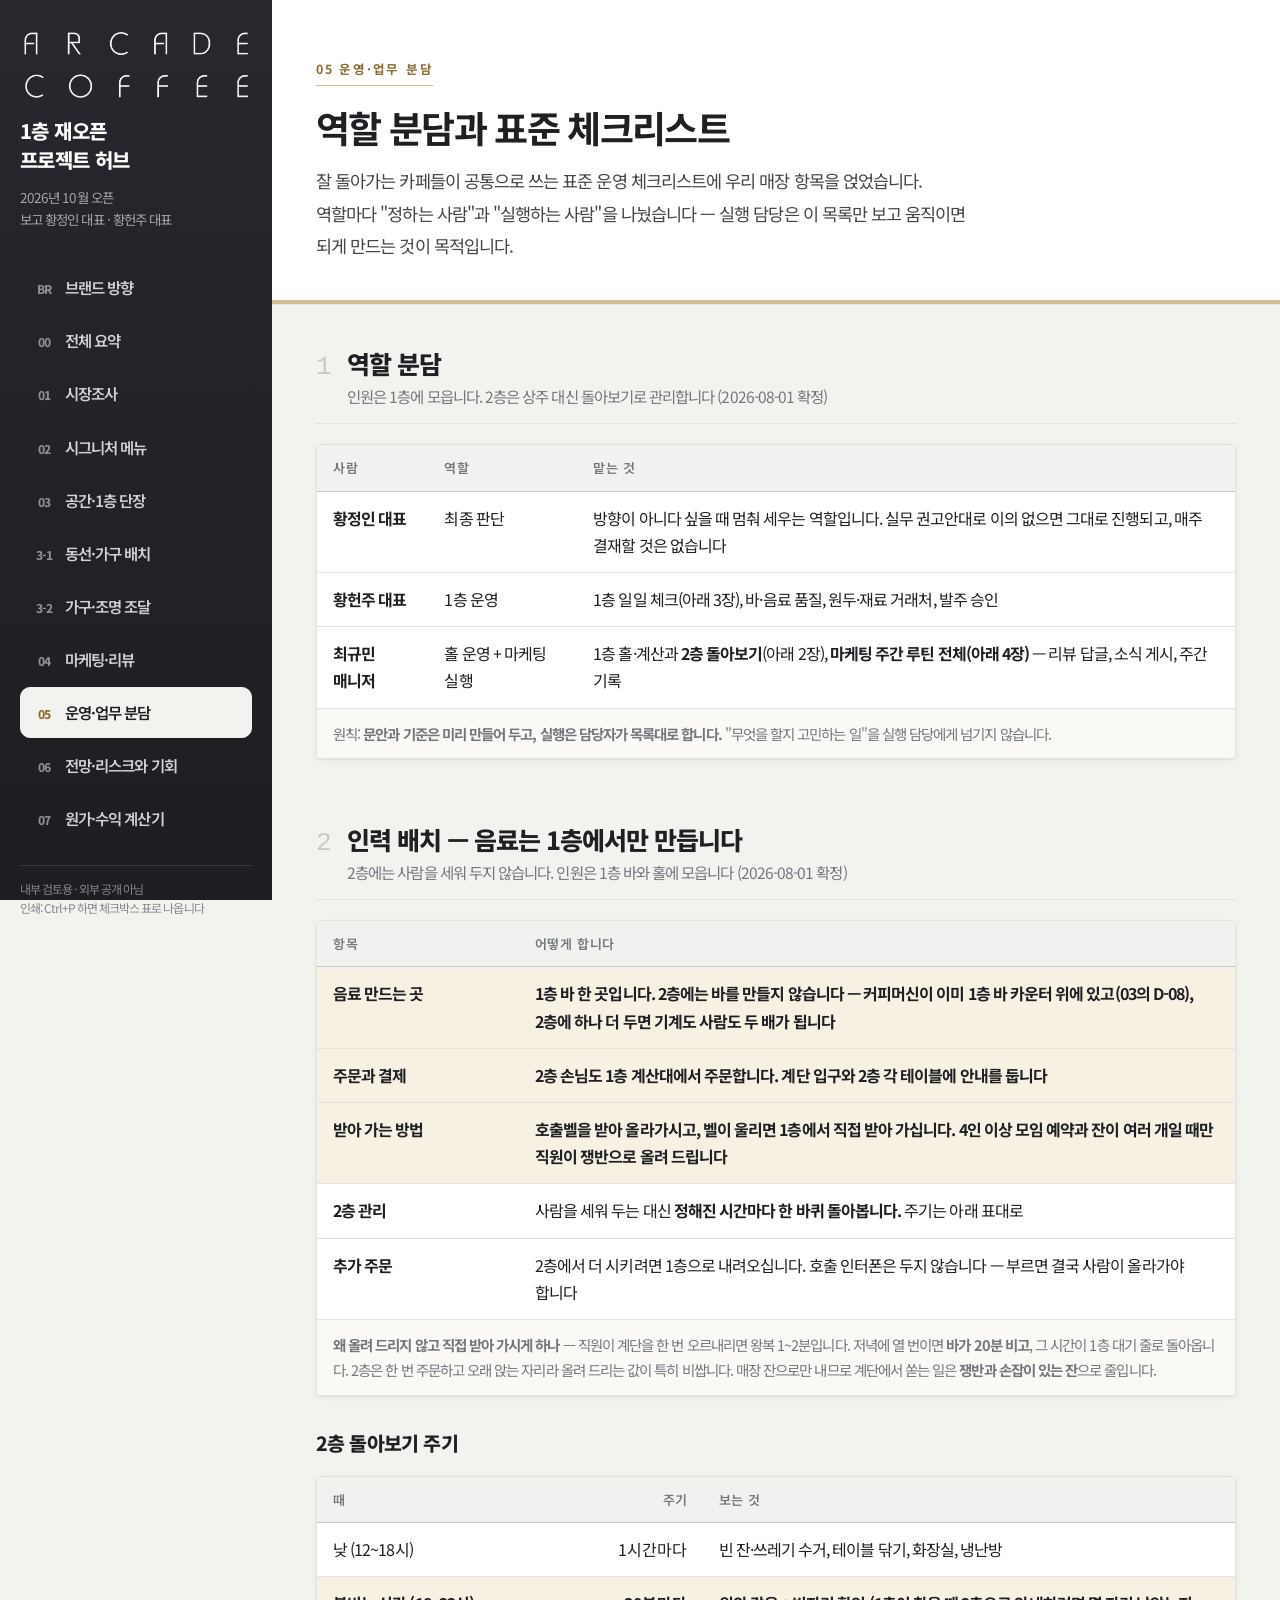
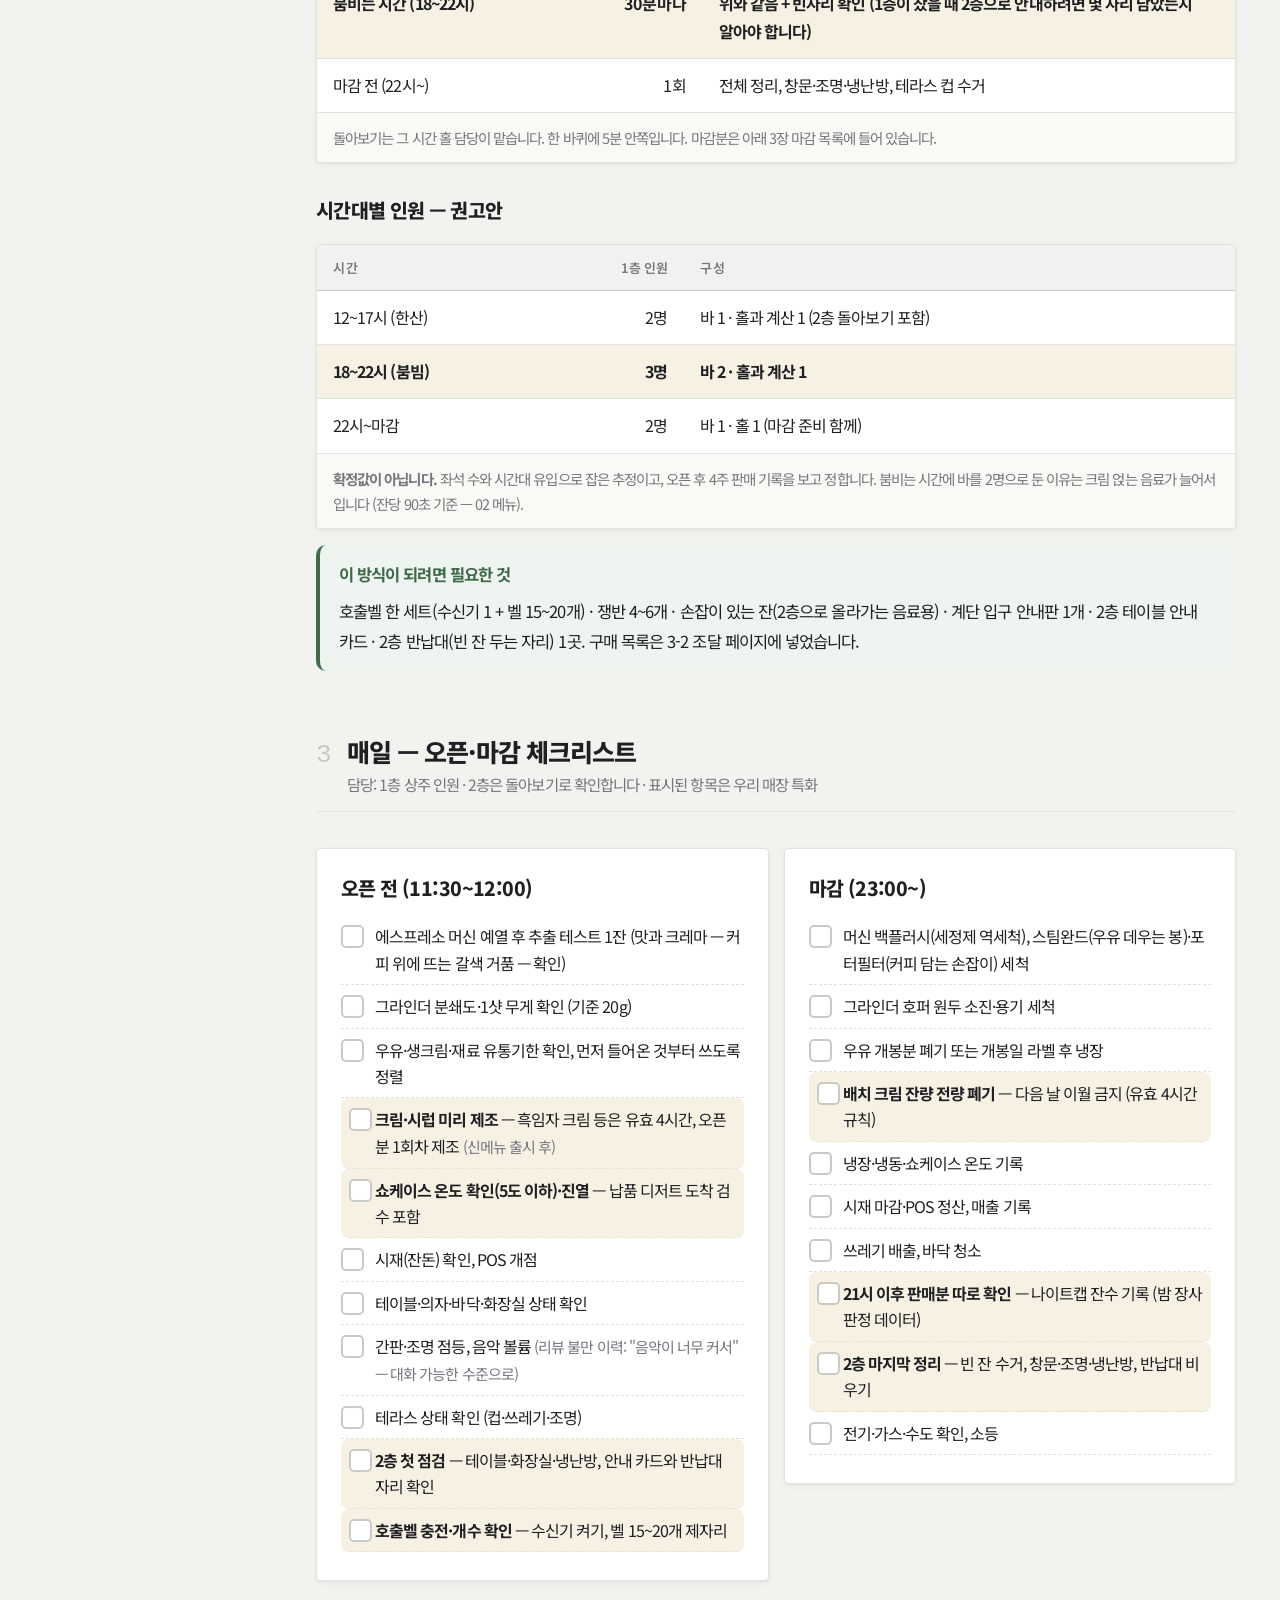
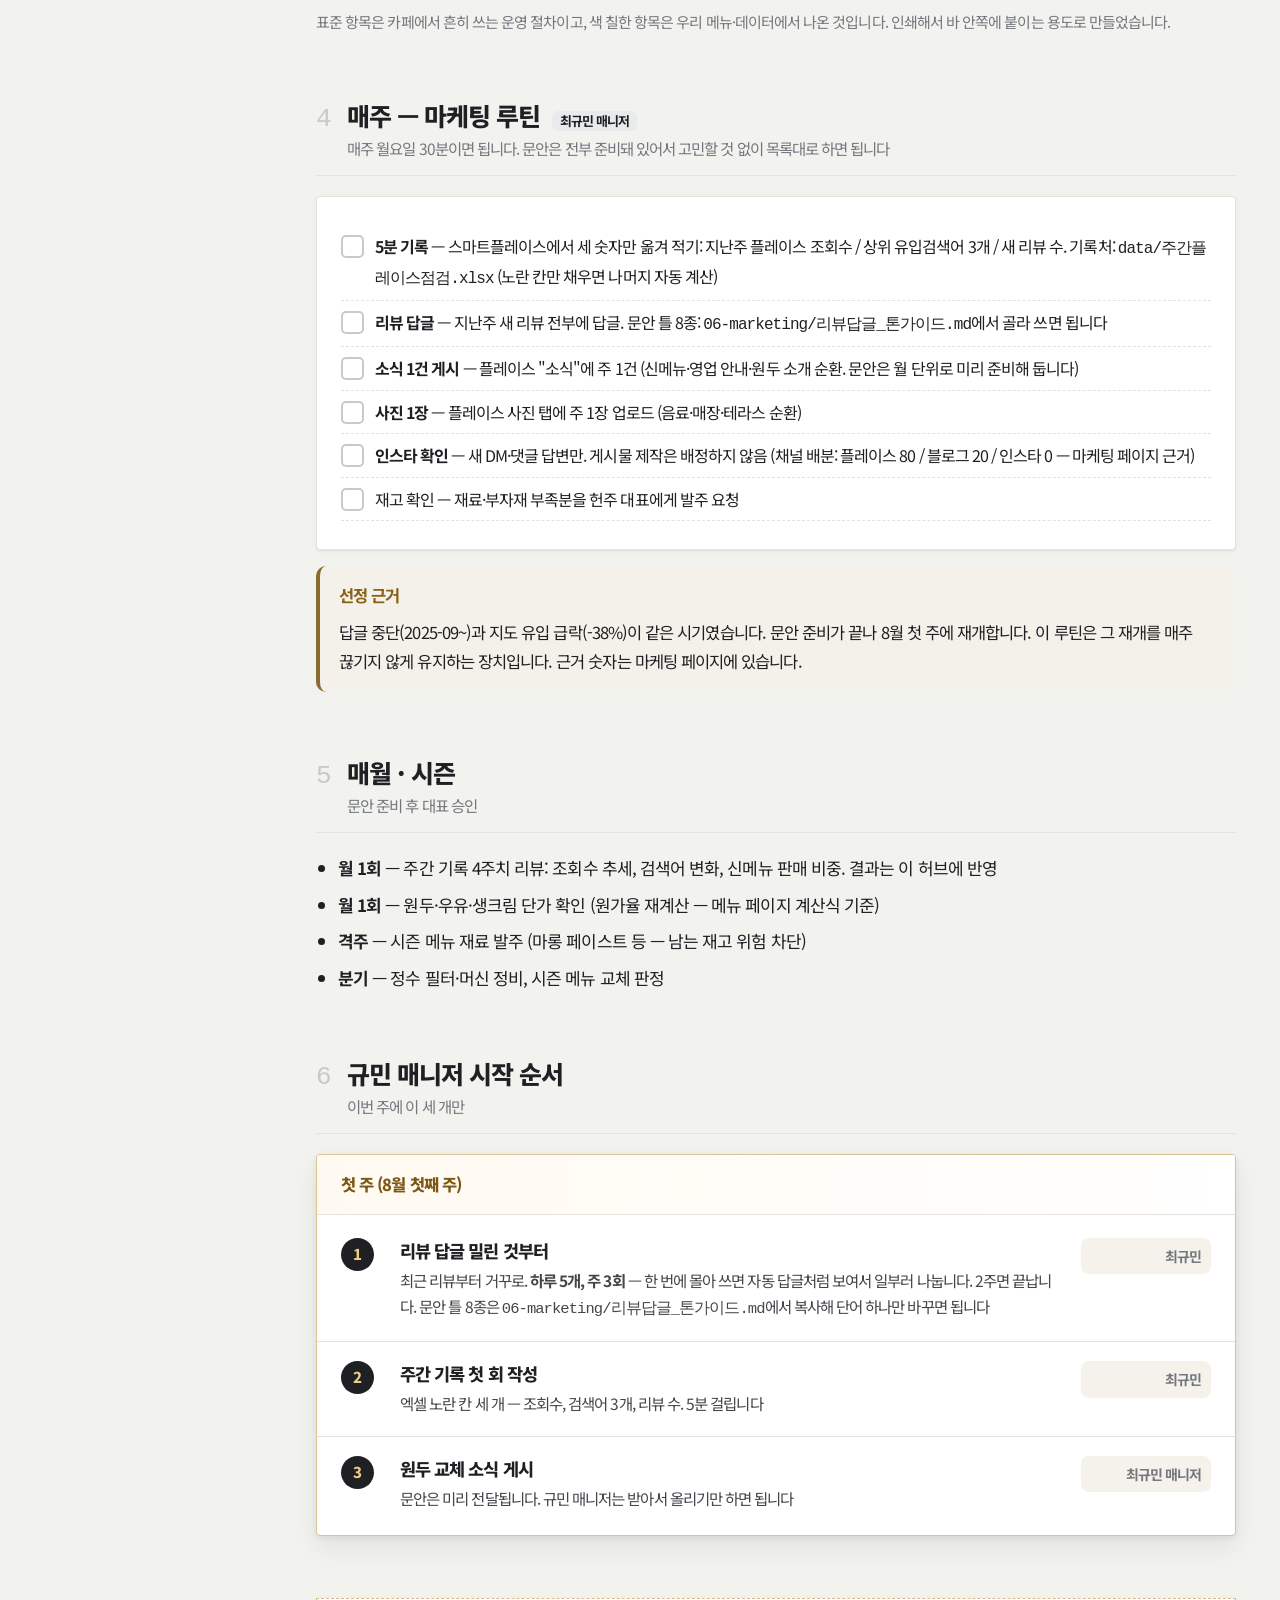
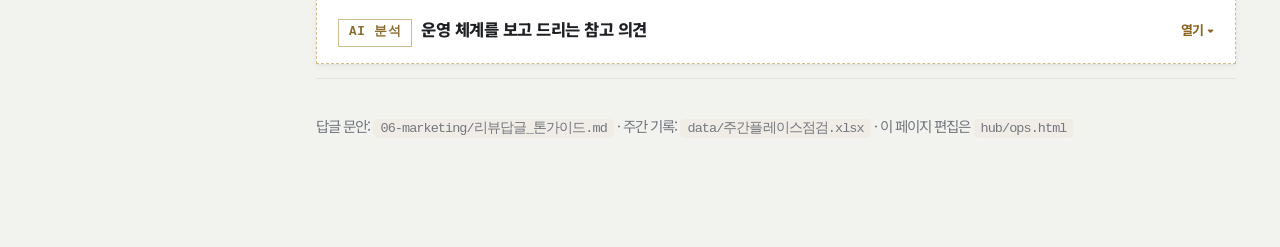
<file: ops.html>
<!DOCTYPE html>
<html lang="ko">
<head>
<meta charset="utf-8">
<meta name="viewport" content="width=device-width, initial-scale=1">
<meta name="robots" content="noindex, nofollow">
<title>아케이드커피 — 운영·업무 분담</title>
<link href="https://fonts.googleapis.com/css2?family=Noto+Sans+KR:wght@400;600;700;800&display=swap" rel="stylesheet">
<link rel="stylesheet" href="style.css?v=31">
<style>
  .check{list-style:none;margin:8px 0;padding:0}
  /* 체크박스는 절대배치 — li 안에 태그가 여러 개여도 본문이 세로로 쪼개지지 않는다 */
  .check li{display:block;position:relative;padding:8px 0 8px 34px;border-bottom:1px dashed var(--line);font-size:16px;line-height:1.65}
  .check li::before{content:"";position:absolute;left:0;top:10px;width:19px;height:19px;border:2px solid var(--line-2);border-radius:5px;background:#fff}
  .check li.us2{background:var(--brass-tint);border-radius:8px;padding:8px 8px 8px 34px}
  .check li.us2::before{left:8px}
  .check li b{font-weight:700}
  .who-tag{display:inline-block;background:var(--brand-tint);color:var(--ink);border-radius:6px;padding:1px 8px;font-size:13px;font-weight:700;margin-left:6px}
  @media print{.check li::before{border-color:#888}}
</style>
<link rel="icon" href="data:image/svg+xml,<svg xmlns='http://www.w3.org/2000/svg' viewBox='0 0 100 100'><text y='.9em' font-size='90'>☕</text></svg>">
</head>
<body>
<div class="app">

<aside class="side">
  <div>
    <div class="mark"><img src="assets/brand/logo-white.png" alt="ARCADE COFFEE"><span class="mark-txt">ARCADE<br>COFFEE</span></div>
    <h1>1층 재오픈<br>프로젝트 허브</h1>
    <p class="meta">2026년 10월 오픈<br>보고 황정인 대표 · 황헌주 대표</p>
  </div>
  <nav>
    <a href="brand.html"><i>BR</i><span>브랜드 방향</span></a>
    <a href="index.html"><i>00</i><span>전체 요약</span></a>
    <a href="market.html"><i>01</i><span>시장조사</span></a>
    <a href="menu.html"><i>02</i><span>시그니처 메뉴</span></a>
    <a href="space.html"><i>03</i><span>공간·1층 단장</span></a>
    <a href="layout.html"><i>3-1</i><span>동선·가구 배치</span></a>
    <a href="procure.html"><i>3-2</i><span>가구·조명 조달</span></a>
    <a href="marketing.html"><i>04</i><span>마케팅·리뷰</span></a>
    <a href="ops.html" class="on"><i>05</i><span>운영·업무 분담</span></a>
    <a href="outlook.html"><i>06</i><span>전망·리스크와 기회</span></a>
    <a href="settle.html"><i>07</i><span>원가·수익 계산기</span></a>
  </nav>
  <div class="foot">내부 검토용 · 외부 공개 아님<br>인쇄: Ctrl+P 하면 체크박스 표로 나옵니다</div>
</aside>

<main class="main">

<div class="hero">
  <div class="inner">
    <span class="eyebrow">05 운영·업무 분담</span>
    <h2>역할 분담과 표준 체크리스트</h2>
    <p>잘 돌아가는 카페들이 공통으로 쓰는 표준 운영 체크리스트에 우리 매장 항목을 얹었습니다.
    역할마다 "정하는 사람"과 "실행하는 사람"을 나눴습니다 — 실행 담당은 이 목록만 보고 움직이면 되게 만드는 것이 목적입니다.</p>
  </div>
</div>

<div class="inner">

<section id="roles">
  <div class="sec-h"><span class="no">1</span><div>
    <h3>역할 분담</h3>
    <p class="sub">인원은 1층에 모읍니다. 2층은 상주 대신 돌아보기로 관리합니다 (2026-08-01 확정)</p>
  </div></div>
  <div class="rule"></div>

  <div class="tw"><table>
    <thead><tr><th>사람</th><th>역할</th><th>맡는 것</th></tr></thead>
    <tbody>
      <tr><td><b>황정인 대표</b></td><td>최종 판단</td><td>방향이 아니다 싶을 때 멈춰 세우는 역할입니다. 실무 권고안대로 이의 없으면 그대로 진행되고, 매주 결재할 것은 없습니다</td></tr>
      <tr><td><b>황헌주 대표</b></td><td>1층 운영</td><td>1층 일일 체크(아래 3장), 바·음료 품질, 원두·재료 거래처, 발주 승인</td></tr>
      <tr><td><b>최규민 매니저</b></td><td>홀 운영 + 마케팅 실행</td><td>1층 홀·계산과 <b>2층 돌아보기</b>(아래 2장), <b>마케팅 주간 루틴 전체(아래 4장)</b> — 리뷰 답글, 소식 게시, 주간 기록</td></tr>
    </tbody>
    <caption>원칙: <b>문안과 기준은 미리 만들어 두고, 실행은 담당자가 목록대로 합니다.</b> "무엇을 할지 고민하는 일"을 실행 담당에게 넘기지 않습니다.</caption>
  </table></div>
</section>

<section id="staffing">
  <div class="sec-h"><span class="no">2</span><div>
    <h3>인력 배치 — 음료는 1층에서만 만듭니다</h3>
    <p class="sub">2층에는 사람을 세워 두지 않습니다. 인원은 1층 바와 홀에 모읍니다 (2026-08-01 확정)</p>
  </div></div>
  <div class="rule"></div>

  <div class="tw wrapn"><table>
    <thead><tr><th style="width:22%">항목</th><th>어떻게 합니다</th></tr></thead>
    <tbody>
      <tr class="us"><td><b>음료 만드는 곳</b></td><td><b>1층 바 한 곳입니다.</b> 2층에는 바를 만들지 않습니다 —
      커피머신이 이미 1층 바 카운터 위에 있고(03의 D-08), 2층에 하나 더 두면 기계도 사람도 두 배가 됩니다</td></tr>
      <tr class="us"><td><b>주문과 결제</b></td><td>2층 손님도 <b>1층 계산대에서</b> 주문합니다. 계단 입구와 2층 각 테이블에 안내를 둡니다</td></tr>
      <tr class="us"><td><b>받아 가는 방법</b></td><td><b>호출벨을 받아 올라가시고, 벨이 울리면 1층에서 직접 받아 가십니다.</b>
      4인 이상 모임 예약과 잔이 여러 개일 때만 직원이 쟁반으로 올려 드립니다</td></tr>
      <tr><td><b>2층 관리</b></td><td>사람을 세워 두는 대신 <b>정해진 시간마다 한 바퀴 돌아봅니다.</b> 주기는 아래 표대로</td></tr>
      <tr><td><b>추가 주문</b></td><td>2층에서 더 시키려면 1층으로 내려오십니다. 호출 인터폰은 두지 않습니다 — 부르면 결국 사람이 올라가야 합니다</td></tr>
    </tbody>
    <caption><b>왜 올려 드리지 않고 직접 받아 가시게 하나</b> — 직원이 계단을 한 번 오르내리면 왕복 1~2분입니다.
    저녁에 열 번이면 <b>바가 20분 비고</b>, 그 시간이 1층 대기 줄로 돌아옵니다.
    2층은 한 번 주문하고 오래 앉는 자리라 올려 드리는 값이 특히 비쌉니다.
    매장 잔으로만 내므로 계단에서 쏟는 일은 <b>쟁반과 손잡이 있는 잔</b>으로 줄입니다.</caption>
  </table></div>

  <h4>2층 돌아보기 주기</h4>
  <div class="tw wrapn"><table>
    <thead><tr><th style="width:26%">때</th><th class="n" style="width:16%">주기</th><th>보는 것</th></tr></thead>
    <tbody>
      <tr><td>낮 (12~18시)</td><td class="n">1시간마다</td><td>빈 잔·쓰레기 수거, 테이블 닦기, 화장실, 냉난방</td></tr>
      <tr class="us"><td><b>붐비는 시간 (18~22시)</b></td><td class="n"><b>30분마다</b></td><td>위와 같음 + 빈자리 확인 (1층이 찼을 때 2층으로 안내하려면 몇 자리 남았는지 알아야 합니다)</td></tr>
      <tr><td>마감 전 (22시~)</td><td class="n">1회</td><td>전체 정리, 창문·조명·냉난방, 테라스 컵 수거</td></tr>
    </tbody>
    <caption>돌아보기는 그 시간 홀 담당이 맡습니다. 한 바퀴에 5분 안쪽입니다. 마감분은 아래 3장 마감 목록에 들어 있습니다.</caption>
  </table></div>

  <h4>시간대별 인원 — 권고안</h4>
  <div class="tw wrapn"><table>
    <thead><tr><th style="width:26%">시간</th><th class="n" style="width:14%">1층 인원</th><th>구성</th></tr></thead>
    <tbody>
      <tr><td>12~17시 (한산)</td><td class="n">2명</td><td>바 1 · 홀과 계산 1 (2층 돌아보기 포함)</td></tr>
      <tr class="us"><td><b>18~22시 (붐빔)</b></td><td class="n"><b>3명</b></td><td>바 2 · 홀과 계산 1</td></tr>
      <tr><td>22시~마감</td><td class="n">2명</td><td>바 1 · 홀 1 (마감 준비 함께)</td></tr>
    </tbody>
    <caption><b>확정값이 아닙니다.</b> 좌석 수와 시간대 유입으로 잡은 추정이고, 오픈 후 4주 판매 기록을 보고 정합니다.
    붐비는 시간에 바를 2명으로 둔 이유는 크림 얹는 음료가 늘어서입니다 (잔당 90초 기준 — 02 메뉴).</caption>
  </table></div>

  <div class="note good">
    <b>이 방식이 되려면 필요한 것</b>
    호출벨 한 세트(수신기 1 + 벨 15~20개) · 쟁반 4~6개 · 손잡이 있는 잔(2층으로 올라가는 음료용) ·
    계단 입구 안내판 1개 · 2층 테이블 안내 카드 · 2층 반납대(빈 잔 두는 자리) 1곳.
    구매 목록은 3-2 조달 페이지에 넣었습니다.
  </div>
</section>

<section id="daily">
  <div class="sec-h"><span class="no">3</span><div>
    <h3>매일 — 오픈·마감 체크리스트</h3>
    <p class="sub">담당: 1층 상주 인원 · 2층은 돌아보기로 확인합니다 · 표시된 항목은 우리 매장 특화</p>
  </div></div>
  <div class="rule"></div>

  <div class="cols2">
    <div class="card">
      <h4 style="margin-top:2px">오픈 전 (11:30~12:00)</h4>
      <ul class="check">
        <li>에스프레소 머신 예열 후 추출 테스트 1잔 (맛과 크레마 — 커피 위에 뜨는 갈색 거품 — 확인)</li>
        <li>그라인더 분쇄도·1샷 무게 확인 (기준 20g)</li>
        <li>우유·생크림·재료 유통기한 확인, 먼저 들어온 것부터 쓰도록 정렬</li>
        <li class="us2"><b>크림·시럽 미리 제조</b> — 흑임자 크림 등은 유효 4시간, 오픈분 1회차 제조 <span class="muted">(신메뉴 출시 후)</span></li>
        <li class="us2"><b>쇼케이스 온도 확인(5도 이하)·진열</b> — 납품 디저트 도착 검수 포함</li>
        <li>시재(잔돈) 확인, POS 개점</li>
        <li>테이블·의자·바닥·화장실 상태 확인</li>
        <li>간판·조명 점등, 음악 볼륨 <span class="muted">(리뷰 불만 이력: "음악이 너무 커서" — 대화 가능한 수준으로)</span></li>
        <li>테라스 상태 확인 (컵·쓰레기·조명)</li>
        <li class="us2"><b>2층 첫 점검</b> — 테이블·화장실·냉난방, 안내 카드와 반납대 자리 확인</li>
        <li class="us2"><b>호출벨 충전·개수 확인</b> — 수신기 켜기, 벨 15~20개 제자리</li>
      </ul>
    </div>
    <div class="card">
      <h4 style="margin-top:2px">마감 (23:00~)</h4>
      <ul class="check">
        <li>머신 백플러시(세정제 역세척), 스팀완드(우유 데우는 봉)·포터필터(커피 담는 손잡이) 세척</li>
        <li>그라인더 호퍼 원두 소진·용기 세척</li>
        <li>우유 개봉분 폐기 또는 개봉일 라벨 후 냉장</li>
        <li class="us2"><b>배치 크림 잔량 전량 폐기</b> — 다음 날 이월 금지 (유효 4시간 규칙)</li>
        <li>냉장·냉동·쇼케이스 온도 기록</li>
        <li>시재 마감·POS 정산, 매출 기록</li>
        <li>쓰레기 배출, 바닥 청소</li>
        <li class="us2"><b>21시 이후 판매분 따로 확인</b> — 나이트캡 잔수 기록 (밤 장사 판정 데이터)</li>
        <li class="us2"><b>2층 마지막 정리</b> — 빈 잔 수거, 창문·조명·냉난방, 반납대 비우기</li>
        <li>전기·가스·수도 확인, 소등</li>
      </ul>
    </div>
  </div>
  <p class="muted">표준 항목은 카페에서 흔히 쓰는 운영 절차이고, 색 칠한 항목은 우리 메뉴·데이터에서 나온 것입니다. 인쇄해서 바 안쪽에 붙이는 용도로 만들었습니다.</p>
</section>

<section id="weekly">
  <div class="sec-h"><span class="no">4</span><div>
    <h3>매주 — 마케팅 루틴 <span class="who-tag">최규민 매니저</span></h3>
    <p class="sub">매주 월요일 30분이면 됩니다. 문안은 전부 준비돼 있어서 고민할 것 없이 목록대로 하면 됩니다</p>
  </div></div>
  <div class="rule"></div>

  <div class="card">
    <ul class="check">
      <li><b>5분 기록</b> — 스마트플레이스에서 세 숫자만 옮겨 적기: 지난주 플레이스 조회수 / 상위 유입검색어 3개 / 새 리뷰 수.
      기록처: <code>data/주간플레이스점검.xlsx</code> (노란 칸만 채우면 나머지 자동 계산)</li>
      <li><b>리뷰 답글</b> — 지난주 새 리뷰 전부에 답글. 문안 틀 8종: <code>06-marketing/리뷰답글_톤가이드.md</code>에서 골라 쓰면 됩니다</li>
      <li><b>소식 1건 게시</b> — 플레이스 "소식"에 주 1건 (신메뉴·영업 안내·원두 소개 순환. 문안은 월 단위로 미리 준비해 둡니다)</li>
      <li><b>사진 1장</b> — 플레이스 사진 탭에 주 1장 업로드 (음료·매장·테라스 순환)</li>
      <li><b>인스타 확인</b> — 새 DM·댓글 답변만. 게시물 제작은 배정하지 않음 (채널 배분: 플레이스 80 / 블로그 20 / 인스타 0 — 마케팅 페이지 근거)</li>
      <li>재고 확인 — 재료·부자재 부족분을 헌주 대표에게 발주 요청</li>
    </ul>
  </div>

  <div class="note why">
    <b>선정 근거</b>
    답글 중단(2025-09~)과 지도 유입 급락(-38%)이 같은 시기였습니다. 문안 준비가 끝나 8월 첫 주에 재개합니다.
    이 루틴은 그 재개를 매주 끊기지 않게 유지하는 장치입니다. 근거 숫자는 마케팅 페이지에 있습니다.
  </div>
</section>

<section id="monthly">
  <div class="sec-h"><span class="no">5</span><div>
    <h3>매월 · 시즌</h3>
    <p class="sub">문안 준비 후 대표 승인</p>
  </div></div>
  <div class="rule"></div>
  <ul class="tight">
    <li><b>월 1회</b> — 주간 기록 4주치 리뷰: 조회수 추세, 검색어 변화, 신메뉴 판매 비중. 결과는 이 허브에 반영</li>
    <li><b>월 1회</b> — 원두·우유·생크림 단가 확인 (원가율 재계산 — 메뉴 페이지 계산식 기준)</li>
    <li><b>격주</b> — 시즌 메뉴 재료 발주 (마롱 페이스트 등 — 남는 재고 위험 차단)</li>
    <li><b>분기</b> — 정수 필터·머신 정비, 시즌 메뉴 교체 판정</li>
  </ul>
</section>

<section id="start">
  <div class="sec-h"><span class="no">6</span><div>
    <h3>규민 매니저 시작 순서</h3>
    <p class="sub">이번 주에 이 세 개만</p>
  </div></div>
  <div class="rule"></div>
  <div class="todo">
    <div class="hd">첫 주 (8월 첫째 주)</div>
    <ol>
      <li>
        <div>
          <div class="t">리뷰 답글 밀린 것부터</div>
          <div class="d">최근 리뷰부터 거꾸로. <b>하루 5개, 주 3회</b> — 한 번에 몰아 쓰면 자동 답글처럼 보여서 일부러 나눕니다. 2주면 끝납니다.
          문안 틀 8종은 <code>06-marketing/리뷰답글_톤가이드.md</code>에서 복사해 단어 하나만 바꾸면 됩니다</div>
        </div>
        <div class="who">최규민</div>
      </li>
      <li>
        <div>
          <div class="t">주간 기록 첫 회 작성</div>
          <div class="d">엑셀 노란 칸 세 개 — 조회수, 검색어 3개, 리뷰 수. 5분 걸립니다</div>
        </div>
        <div class="who">최규민</div>
      </li>
      <li>
        <div>
          <div class="t">원두 교체 소식 게시</div>
          <div class="d">문안은 미리 전달됩니다. 규민 매니저는 받아서 올리기만 하면 됩니다</div>
        </div>
        <div class="who">최규민 매니저</div>
      </li>
    </ol>
  </div>
</section>

<details class="ai">
  <summary><span><span class="tag-ai">AI 분석</span>운영 체계를 보고 드리는 참고 의견</span><span class="chev"></span></summary>
  <div class="body">
    <p><b>체크리스트는 처음 2주가 고비입니다.</b> 2주를 넘기면 습관이 되고, 못 넘기면 종이로만 남습니다.
    성공 확률을 높이는 방법은 하나 — 매일 같은 시간에, 같은 자리에서 하는 것입니다. 마감 체크는 "불 끄기 직전"처럼
    이미 있는 행동에 붙이면 잊기 어렵습니다.</p>
    <p><b>규민 매니저에게는 첫 달에 "잘했는지"를 묻지 말고 "했는지"만 봐 주시길 권합니다.</b> 답글 문안이 어색해도
    다는 것이 안 다는 것보다 훨씬 낫고, 품질은 문안 틀이 이미 지켜주고 있습니다. 실행 담당에게 필요한 건 피드백보다
    "그거 잘 되고 있네" 한 마디입니다.</p>
    <p><b>나이트캡 잔수 기록은 사소해 보여도 이 프로젝트에서 가장 값진 데이터가 됩니다.</b> 야간 연장이라는 다음 결정이
    이 숫자 하나로 정해지기 때문입니다.</p>
    <p class="disclaim">이 의견은 마케팅·PM 분석 틀에 이 프로젝트의 실측 데이터를 넣어 나온 참고 의견입니다. 따르셔도 되고 안 따르셔도 됩니다 — 판단은 대표님들 몫입니다.</p>
  </div>
</details>

<footer>
  <p>답글 문안: <code>06-marketing/리뷰답글_톤가이드.md</code> · 주간 기록: <code>data/주간플레이스점검.xlsx</code> · 이 페이지 편집은 <code>hub/ops.html</code></p>
</footer>

</div>
</main>
</div>
<script src="assets/lightbox.js?v=5" defer></script>
<script src="assets/mobile-table.js?v=6" defer></script>
</body>
</html>
</file>
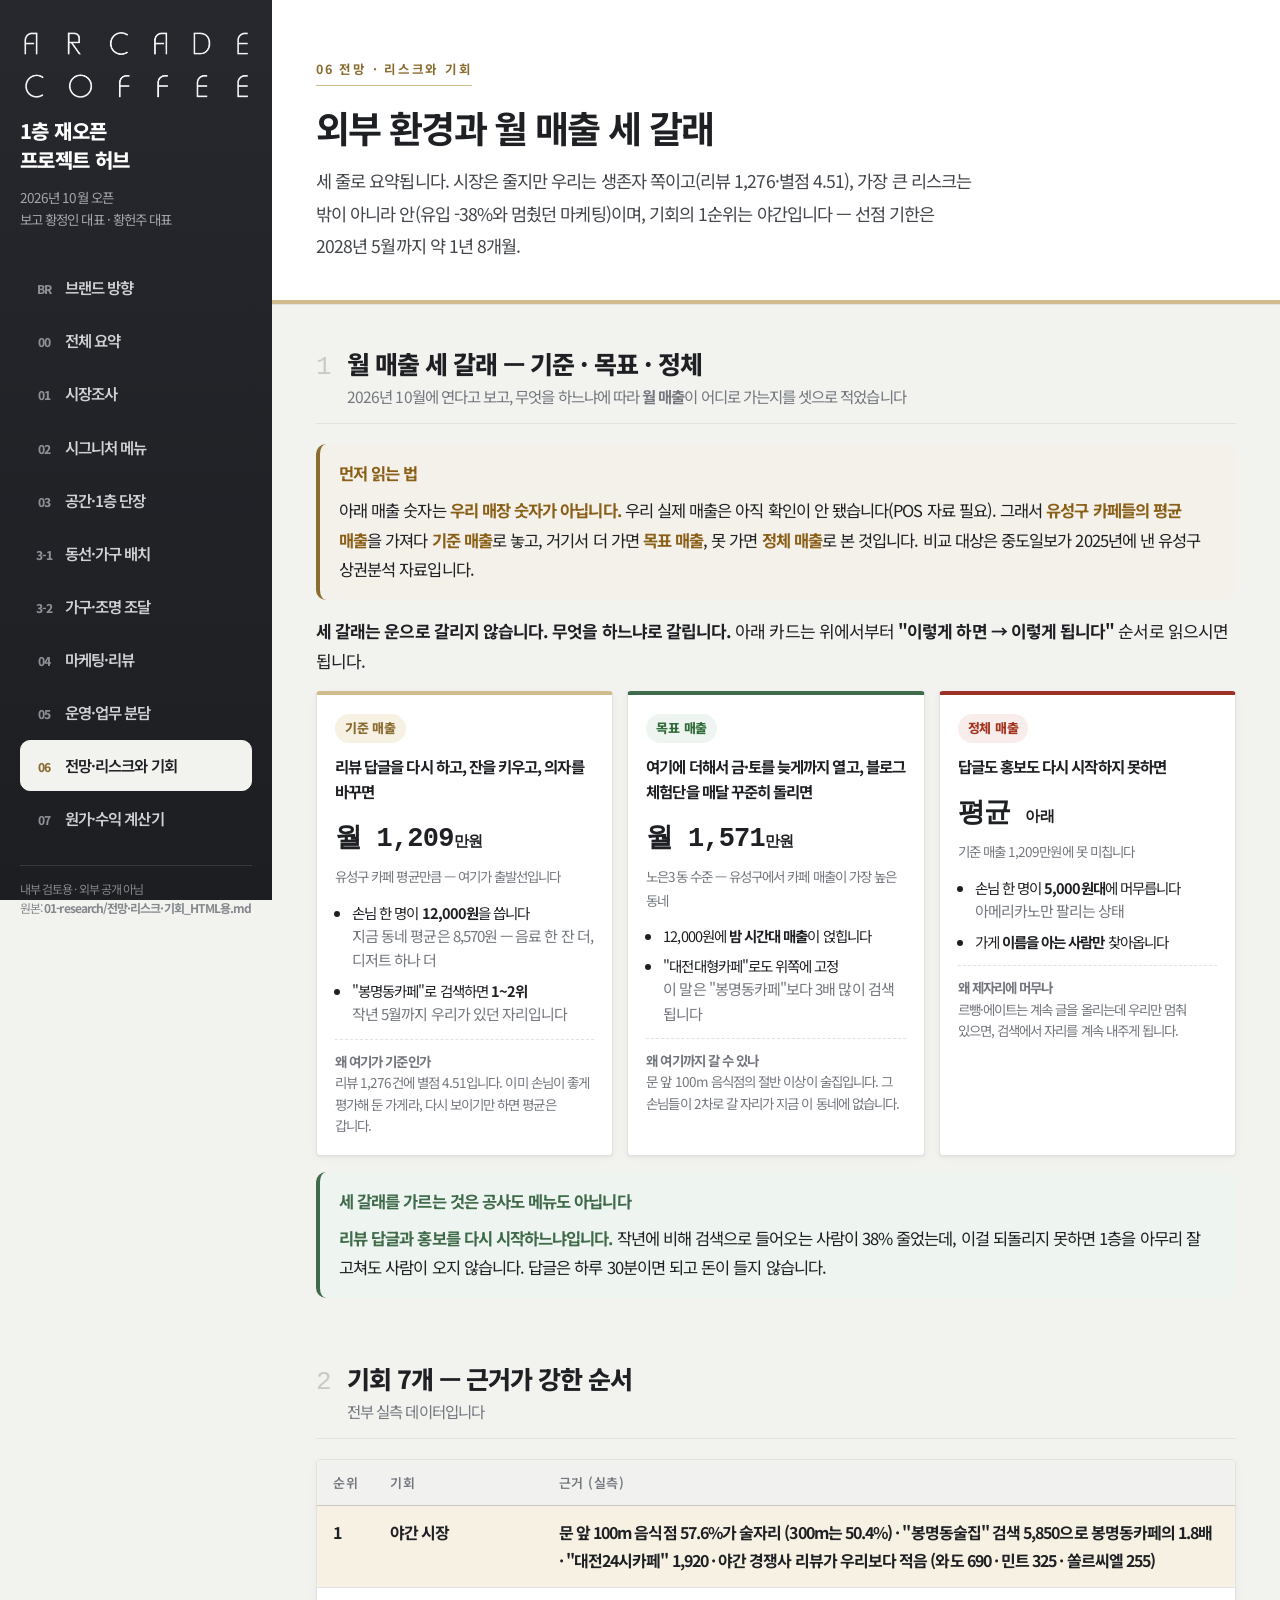
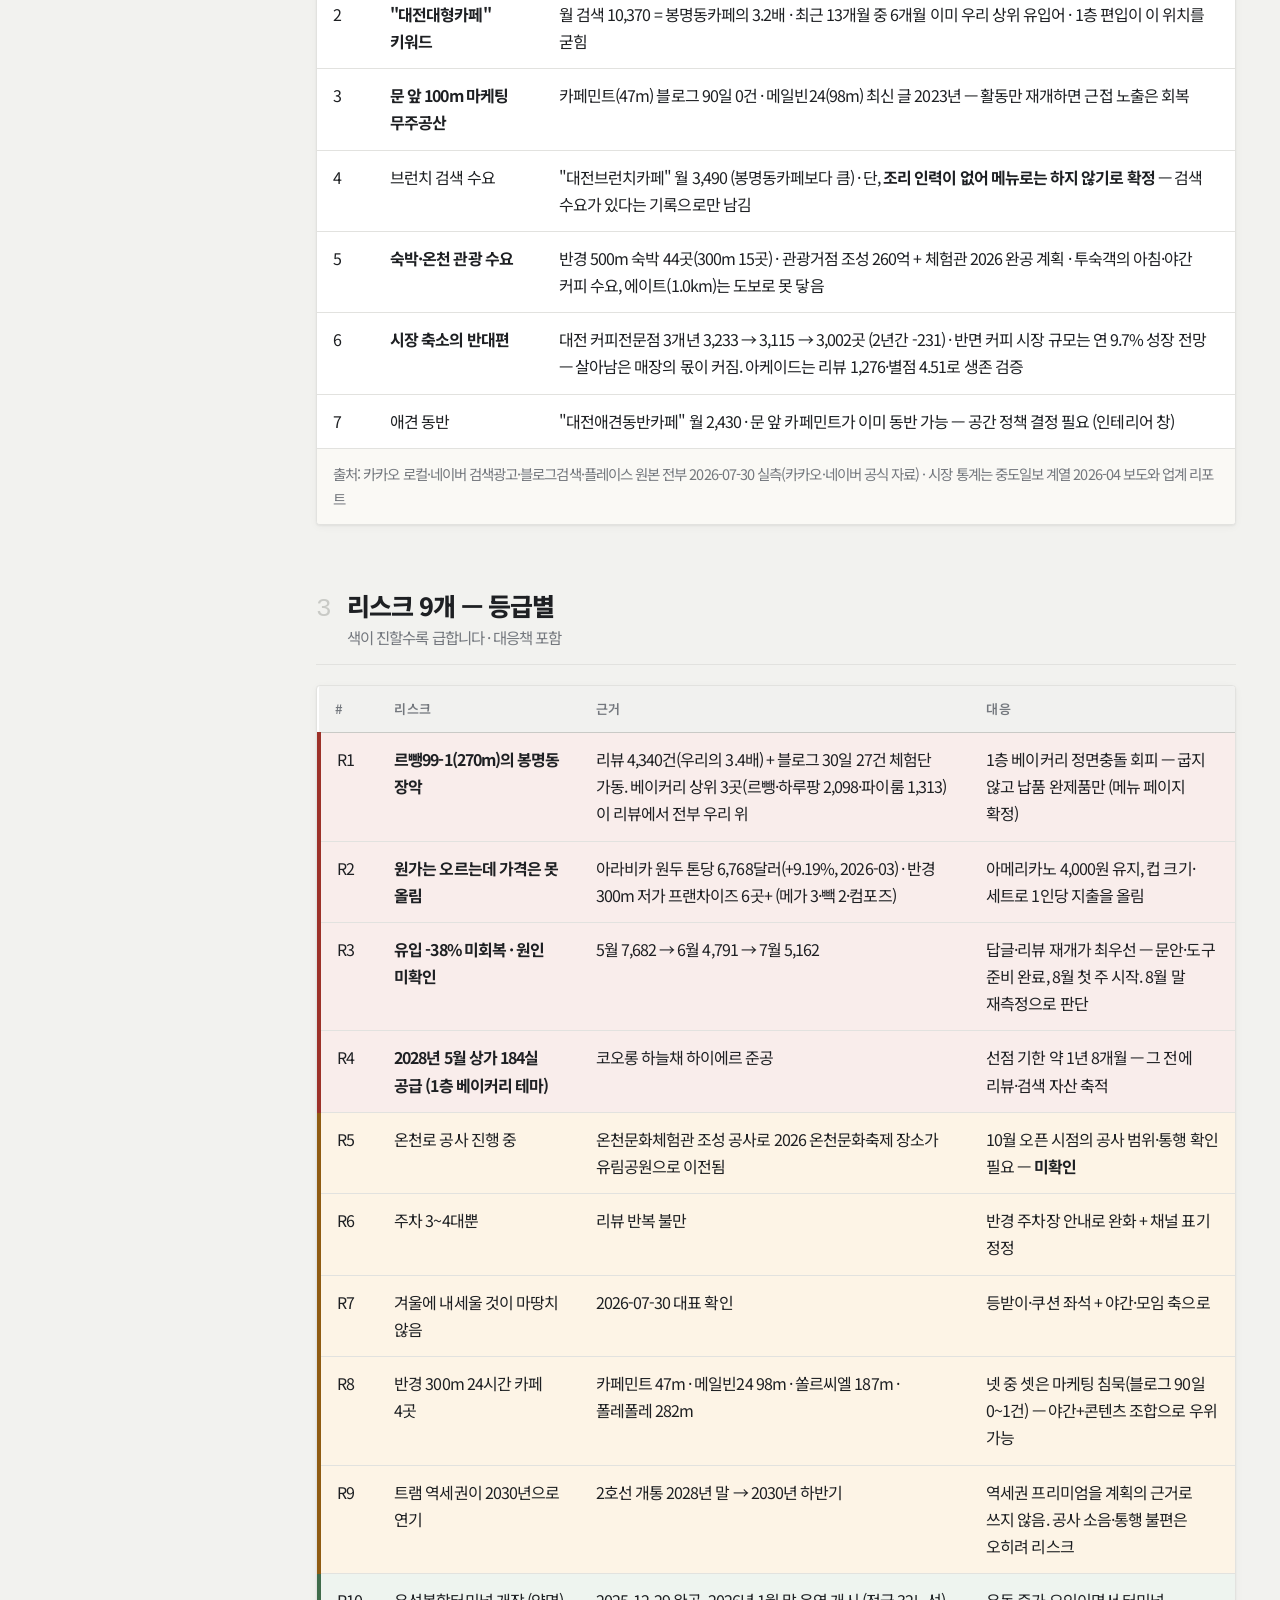
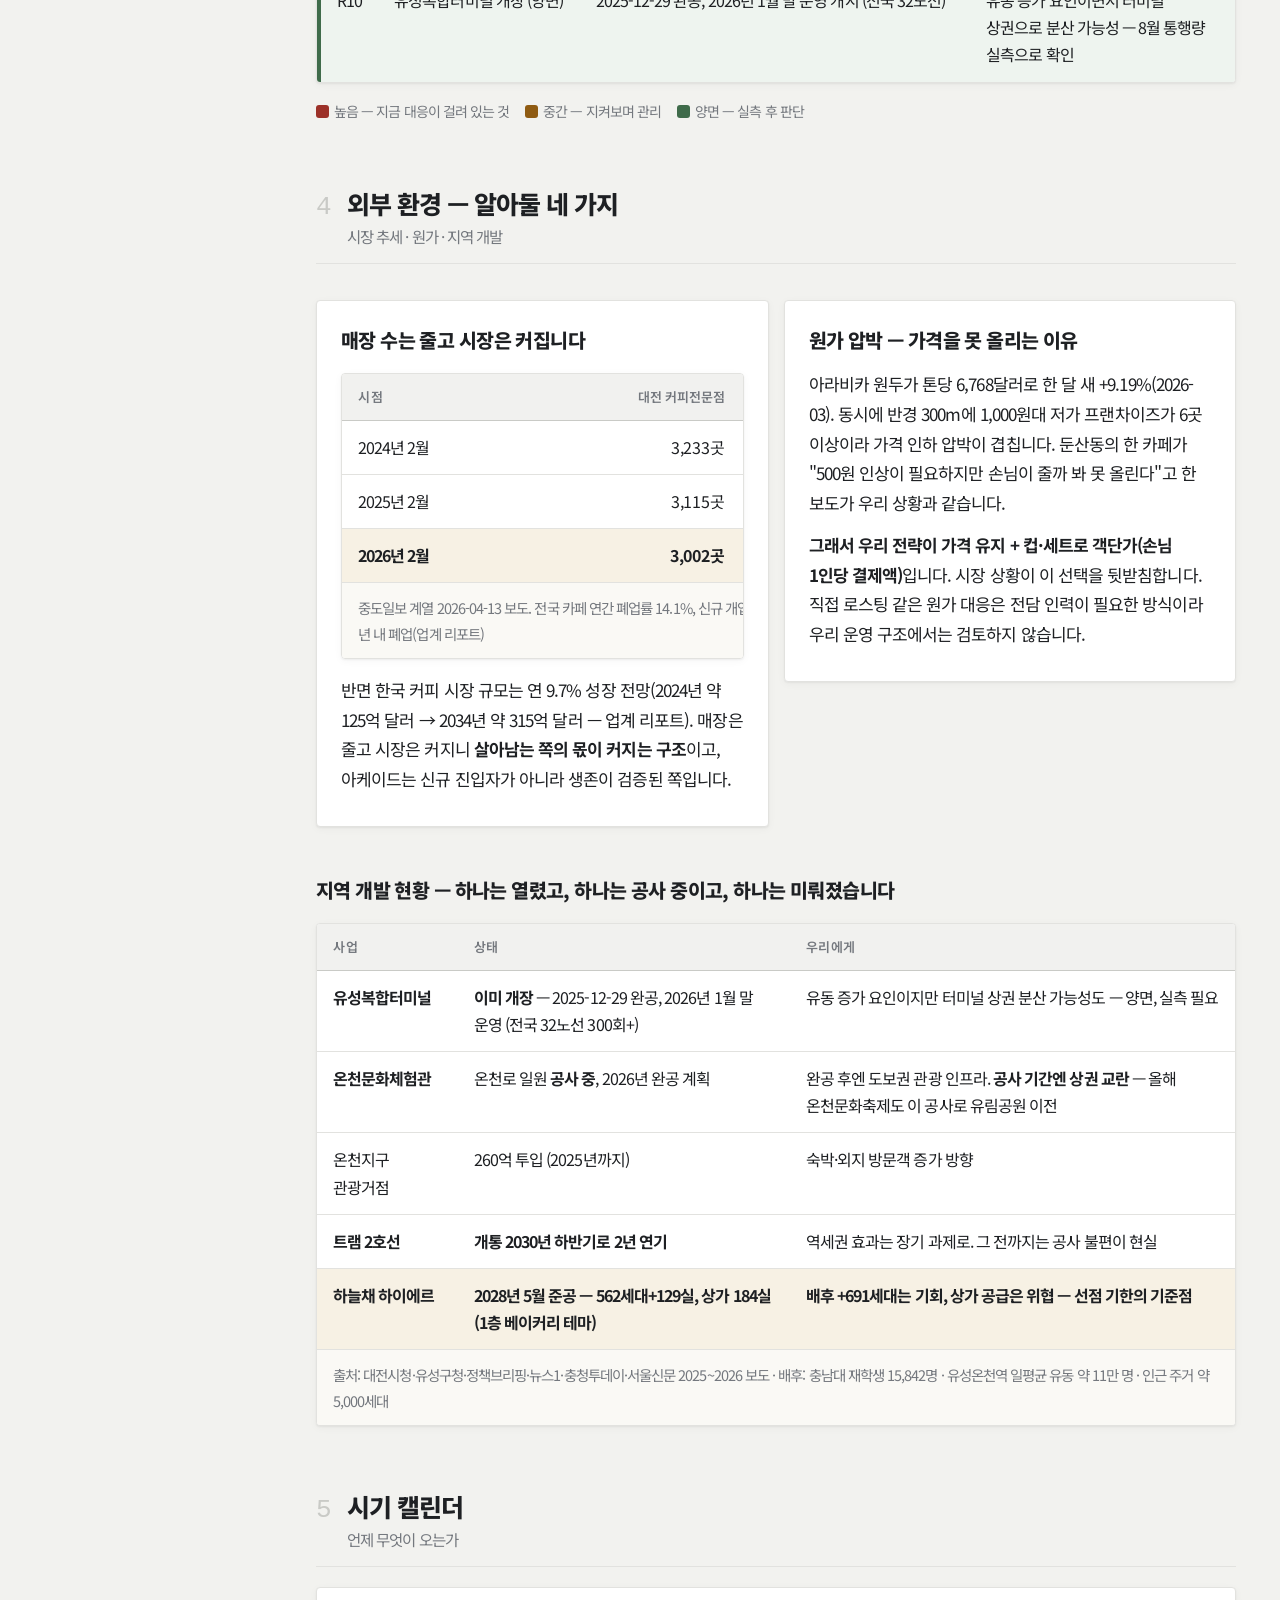
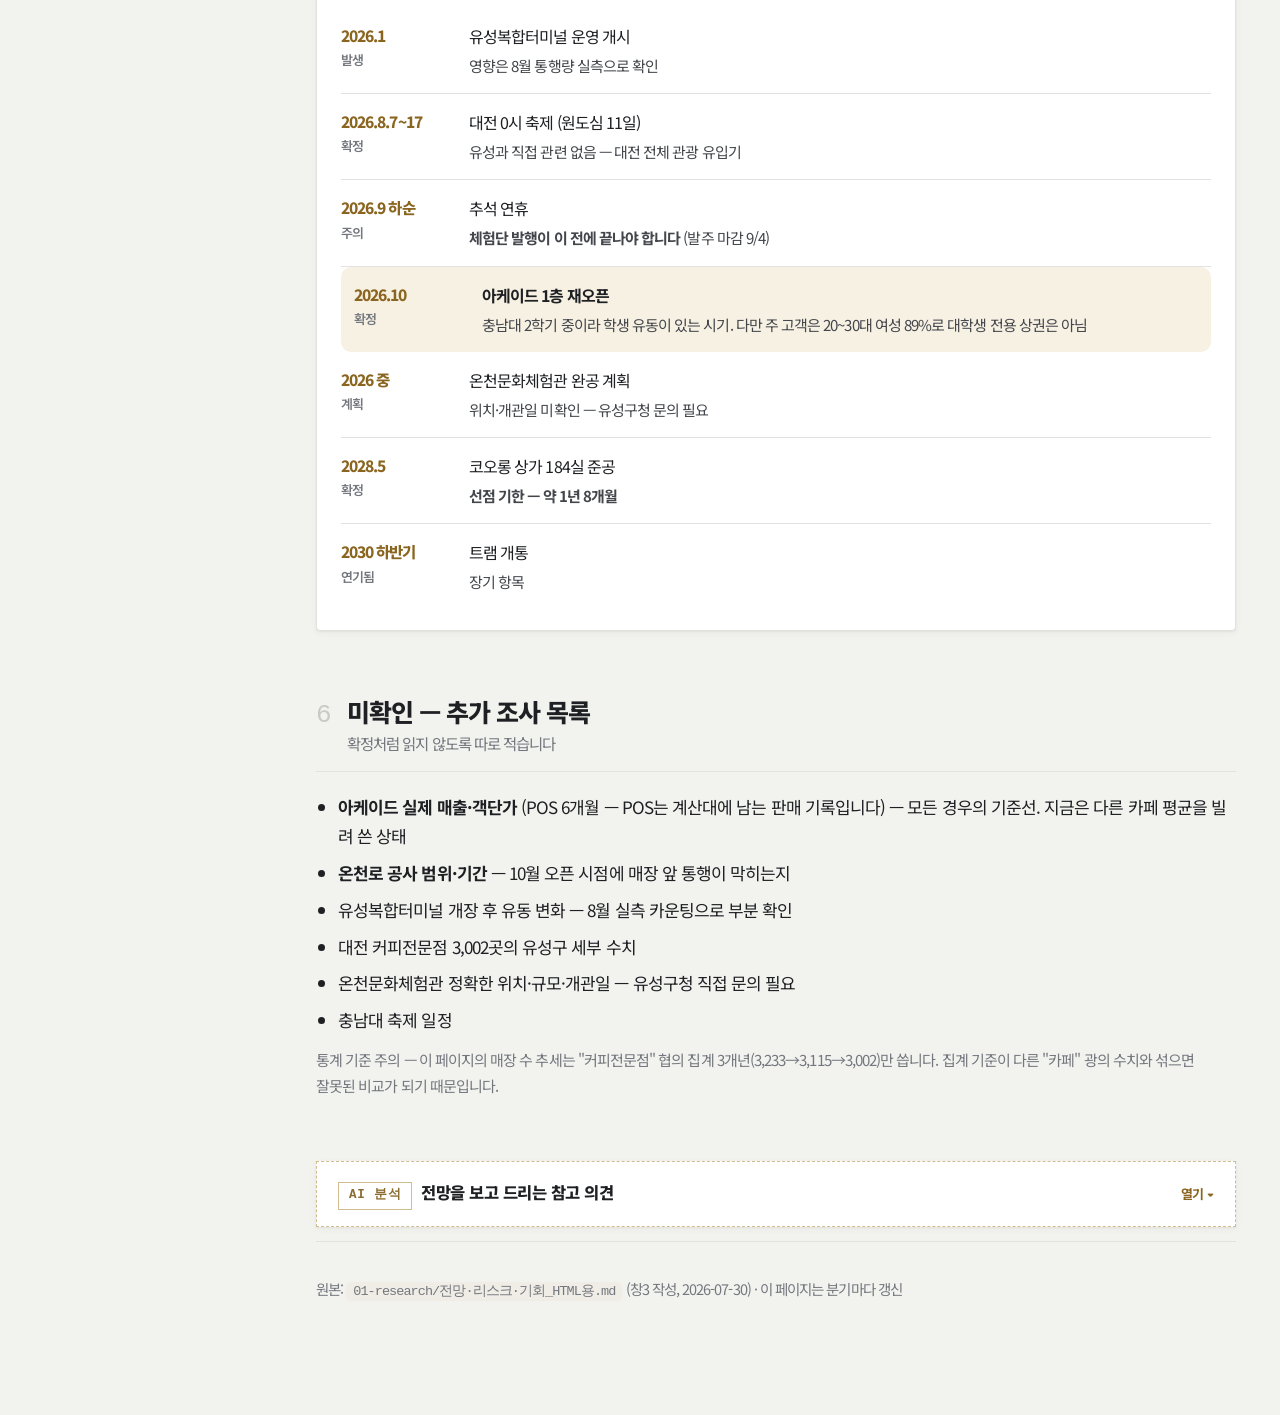
<file: outlook.html>
<!DOCTYPE html>
<html lang="ko">
<head>
<meta charset="utf-8">
<meta name="viewport" content="width=device-width, initial-scale=1">
<meta name="robots" content="noindex, nofollow">
<title>아케이드커피 — 전망·리스크와 기회</title>
<link href="https://fonts.googleapis.com/css2?family=Noto+Sans+KR:wght@400;600;700;800&display=swap" rel="stylesheet">
<link rel="stylesheet" href="style.css?v=31">
<style>
  tr.r-high td:first-child{border-left:4px solid var(--stop)}
  tr.r-high{background:var(--stop-tint)}
  tr.r-mid td:first-child{border-left:4px solid var(--warn)}
  tr.r-mid{background:var(--warn-tint)}
  tr.r-low td:first-child{border-left:4px solid var(--ok)}
  tr.r-low{background:var(--ok-tint)}
  .lg{display:flex;gap:16px;font-size:14px;color:var(--sub);margin:8px 0 0;flex-wrap:wrap}
  .lg i{width:13px;height:13px;border-radius:3px;display:inline-block;margin-right:5px;vertical-align:-1px}
  /* 월 매출 세 갈래 — 표 대신 카드 세 장 */
  .scens{display:grid;grid-template-columns:repeat(3,1fr);gap:14px;margin:16px 0 4px}
  .scen{background:var(--card);border:1px solid var(--line);border-radius:var(--r);
    box-shadow:var(--sh-1);padding:16px 18px 18px;border-top:4px solid var(--line-2)}
  .scen.s-mid{border-top-color:var(--amber)}
  .scen.s-up{border-top-color:var(--ok)}
  .scen.s-dn{border-top-color:var(--stop)}
  .scen .tag{display:inline-block;font-size:13px;font-weight:800;letter-spacing:-.02em;
    padding:3px 10px;border-radius:99px;background:var(--paper);color:var(--sub)}
  .scen.s-mid .tag{background:var(--brass-tint);color:var(--brass)}
  .scen.s-up .tag{background:var(--ok-tint);color:#2f6b3a}
  .scen.s-dn .tag{background:var(--stop-tint);color:#a3341f}
  .scen .cond{margin:11px 0 0;font-size:15.5px;line-height:1.6;font-weight:700}
  .scen .big{font-family:var(--mono);font-size:27px;font-weight:800;letter-spacing:-.03em;margin:12px 0 2px}
  .scen .big small{font-size:15px;font-weight:700}
  .scen .bsub{font-size:13.5px;color:var(--sub);margin-bottom:12px}
  .scen ul{margin:0;padding-left:17px}
  .scen li{font-size:14.5px;line-height:1.62;margin-bottom:6px}
  .scen .why{margin:12px 0 0;padding-top:11px;border-top:1px dashed var(--line);
    font-size:13.5px;color:var(--sub);line-height:1.6}
  @media (max-width:980px){.scens{grid-template-columns:1fr}}
  @media (max-width:560px){
    .scen .cond{font-size:17px}
    .scen .big{font-size:30px}
    .scen li{font-size:16.5px;line-height:1.7}
    .scen .why{font-size:15.5px}
  }
</style>
<link rel="icon" href="data:image/svg+xml,<svg xmlns='http://www.w3.org/2000/svg' viewBox='0 0 100 100'><text y='.9em' font-size='90'>☕</text></svg>">
</head>
<body>
<div class="app">

<aside class="side">
  <div>
    <div class="mark"><img src="assets/brand/logo-white.png" alt="ARCADE COFFEE"><span class="mark-txt">ARCADE<br>COFFEE</span></div>
    <h1>1층 재오픈<br>프로젝트 허브</h1>
    <p class="meta">2026년 10월 오픈<br>보고 황정인 대표 · 황헌주 대표</p>
  </div>
  <nav>
    <a href="brand.html"><i>BR</i><span>브랜드 방향</span></a>
    <a href="index.html"><i>00</i><span>전체 요약</span></a>
    <a href="market.html"><i>01</i><span>시장조사</span></a>
    <a href="menu.html"><i>02</i><span>시그니처 메뉴</span></a>
    <a href="space.html"><i>03</i><span>공간·1층 단장</span></a>
    <a href="layout.html"><i>3-1</i><span>동선·가구 배치</span></a>
    <a href="procure.html"><i>3-2</i><span>가구·조명 조달</span></a>
    <a href="marketing.html"><i>04</i><span>마케팅·리뷰</span></a>
    <a href="ops.html"><i>05</i><span>운영·업무 분담</span></a>
    <a href="outlook.html" class="on"><i>06</i><span>전망·리스크와 기회</span></a>
    <a href="settle.html"><i>07</i><span>원가·수익 계산기</span></a>
  </nav>
  <div class="foot">내부 검토용 · 외부 공개 아님<br>원본: <b>01-research/전망·리스크·기회_HTML용.md</b></div>
</aside>

<main class="main">

<div class="hero">
  <div class="inner">
    <span class="eyebrow">06 전망 · 리스크와 기회</span>
    <h2>외부 환경과 월 매출 세 갈래</h2>
    <p>세 줄로 요약됩니다. 시장은 줄지만 우리는 생존자 쪽이고(리뷰 1,276·별점 4.51),
    가장 큰 리스크는 밖이 아니라 안(유입 -38%와 멈췄던 마케팅)이며,
    기회의 1순위는 야간입니다 — 선점 기한은 2028년 5월까지 약 1년 8개월.</p>
  </div>
</div>

<div class="inner">

<section id="scen">
  <div class="sec-h"><span class="no">1</span><div>
    <h3>월 매출 세 갈래 — 기준 · 목표 · 정체</h3>
    <p class="sub">2026년 10월에 연다고 보고, 무엇을 하느냐에 따라 <b>월 매출</b>이 어디로 가는지를 셋으로 적었습니다</p>
  </div></div>
  <div class="rule"></div>

  <div class="note why">
    <b>먼저 읽는 법</b>
    아래 매출 숫자는 <b>우리 매장 숫자가 아닙니다.</b> 우리 실제 매출은 아직 확인이 안 됐습니다(POS 자료 필요).
    그래서 <b>유성구 카페들의 평균 매출</b>을 가져다 <b>기준 매출</b>로 놓고,
    거기서 더 가면 <b>목표 매출</b>, 못 가면 <b>정체 매출</b>로 본 것입니다.
    비교 대상은 중도일보가 2025년에 낸 유성구 상권분석 자료입니다.
  </div>

  <p><b>세 갈래는 운으로 갈리지 않습니다. 무엇을 하느냐로 갈립니다.</b>
  아래 카드는 위에서부터 <b>"이렇게 하면 → 이렇게 됩니다"</b> 순서로 읽으시면 됩니다.</p>

  <div class="scens">
    <div class="scen s-mid">
      <span class="tag">기준 매출</span>
      <p class="cond">리뷰 답글을 다시 하고, 잔을 키우고, 의자를 바꾸면</p>
      <div class="big">월 1,209<small>만원</small></div>
      <div class="bsub">유성구 카페 평균만큼 — 여기가 출발선입니다</div>
      <ul>
        <li>손님 한 명이 <b>12,000원</b>을 씁니다<br>
        <span class="muted">지금 동네 평균은 8,570원 — 음료 한 잔 더, 디저트 하나 더</span></li>
        <li>"봉명동카페"로 검색하면 <b>1~2위</b><br>
        <span class="muted">작년 5월까지 우리가 있던 자리입니다</span></li>
      </ul>
      <p class="why"><b>왜 여기가 기준인가</b><br>
      리뷰 1,276건에 별점 4.51입니다. 이미 손님이 좋게 평가해 둔 가게라, 다시 보이기만 하면 평균은 갑니다.</p>
    </div>

    <div class="scen s-up">
      <span class="tag">목표 매출</span>
      <p class="cond">여기에 더해서 금·토를 늦게까지 열고, 블로그 체험단을 매달 꾸준히 돌리면</p>
      <div class="big">월 1,571<small>만원</small></div>
      <div class="bsub">노은3동 수준 — 유성구에서 카페 매출이 가장 높은 동네</div>
      <ul>
        <li>12,000원에 <b>밤 시간대 매출</b>이 얹힙니다</li>
        <li>"대전대형카페"로도 위쪽에 고정<br>
        <span class="muted">이 말은 "봉명동카페"보다 3배 많이 검색됩니다</span></li>
      </ul>
      <p class="why"><b>왜 여기까지 갈 수 있나</b><br>
      문 앞 100m 음식점의 절반 이상이 술집입니다. 그 손님들이 2차로 갈 자리가 지금 이 동네에 없습니다.</p>
    </div>

    <div class="scen s-dn">
      <span class="tag">정체 매출</span>
      <p class="cond">답글도 홍보도 다시 시작하지 못하면</p>
      <div class="big">평균 <small>아래</small></div>
      <div class="bsub">기준 매출 1,209만원에 못 미칩니다</div>
      <ul>
        <li>손님 한 명이 <b>5,000원대</b>에 머무릅니다<br>
        <span class="muted">아메리카노만 팔리는 상태</span></li>
        <li>가게 <b>이름을 아는 사람만</b> 찾아옵니다</li>
      </ul>
      <p class="why"><b>왜 제자리에 머무나</b><br>
      르뺑·에이트는 계속 글을 올리는데 우리만 멈춰 있으면, 검색에서 자리를 계속 내주게 됩니다.</p>
    </div>
  </div>

  <div class="note good">
    <b>세 갈래를 가르는 것은 공사도 메뉴도 아닙니다</b>
    <b>리뷰 답글과 홍보를 다시 시작하느냐입니다.</b> 작년에 비해 검색으로 들어오는 사람이 38% 줄었는데,
    이걸 되돌리지 못하면 1층을 아무리 잘 고쳐도 사람이 오지 않습니다.
    답글은 하루 30분이면 되고 돈이 들지 않습니다.
  </div>
</section>

<section id="opp">
  <div class="sec-h"><span class="no">2</span><div>
    <h3>기회 7개 — 근거가 강한 순서</h3>
    <p class="sub">전부 실측 데이터입니다</p>
  </div></div>
  <div class="rule"></div>

  <div class="tw"><table>
    <thead><tr><th style="width:6%">순위</th><th>기회</th><th>근거 (실측)</th></tr></thead>
    <tbody>
      <tr class="us"><td>1</td><td><b>야간 시장</b></td><td>문 앞 100m 음식점 57.6%가 술자리 (300m는 50.4%) · "봉명동술집" 검색 5,850으로 봉명동카페의 1.8배 · "대전24시카페" 1,920 · 야간 경쟁사 리뷰가 우리보다 적음 (와도 690 · 민트 325 · 쏠르씨엘 255)</td></tr>
      <tr><td>2</td><td><b>"대전대형카페" 키워드</b></td><td>월 검색 10,370 = 봉명동카페의 3.2배 · 최근 13개월 중 6개월 이미 우리 상위 유입어 · 1층 편입이 이 위치를 굳힘</td></tr>
      <tr><td>3</td><td><b>문 앞 100m 마케팅 무주공산</b></td><td>카페민트(47m) 블로그 90일 0건 · 메일빈24(98m) 최신 글 2023년 — 활동만 재개하면 근접 노출은 회복</td></tr>
      <tr><td>4</td><td>브런치 검색 수요</td><td>"대전브런치카페" 월 3,490 (봉명동카페보다 큼) · 단, <b>조리 인력이 없어 메뉴로는 하지 않기로 확정</b> — 검색 수요가 있다는 기록으로만 남김</td></tr>
      <tr><td>5</td><td><b>숙박·온천 관광 수요</b></td><td>반경 500m 숙박 44곳(300m 15곳) · 관광거점 조성 260억 + 체험관 2026 완공 계획 · 투숙객의 아침·야간 커피 수요, 에이트(1.0km)는 도보로 못 닿음</td></tr>
      <tr><td>6</td><td><b>시장 축소의 반대편</b></td><td>대전 커피전문점 3개년 3,233 → 3,115 → 3,002곳 (2년간 -231) · 반면 커피 시장 규모는 연 9.7% 성장 전망 — 살아남은 매장의 몫이 커짐. 아케이드는 리뷰 1,276·별점 4.51로 생존 검증</td></tr>
      <tr><td>7</td><td>애견 동반</td><td>"대전애견동반카페" 월 2,430 · 문 앞 카페민트가 이미 동반 가능 — 공간 정책 결정 필요 (인테리어 창)</td></tr>
    </tbody>
    <caption>출처: 카카오 로컬·네이버 검색광고·블로그검색·플레이스 원본 전부 2026-07-30 실측(카카오·네이버 공식 자료) · 시장 통계는 중도일보 계열 2026-04 보도와 업계 리포트</caption>
  </table></div>
</section>

<section id="risk">
  <div class="sec-h"><span class="no">3</span><div>
    <h3>리스크 9개 — 등급별</h3>
    <p class="sub">색이 진할수록 급합니다 · 대응책 포함</p>
  </div></div>
  <div class="rule"></div>

  <div class="tw"><table>
    <thead><tr><th style="width:6%">#</th><th>리스크</th><th>근거</th><th>대응</th></tr></thead>
    <tbody>
      <tr class="r-high"><td>R1</td><td><b>르뺑99-1(270m)의 봉명동 장악</b></td><td>리뷰 4,340건(우리의 3.4배) + 블로그 30일 27건 체험단 가동. 베이커리 상위 3곳(르뺑·하루팡 2,098·파이룸 1,313)이 리뷰에서 전부 우리 위</td><td>1층 베이커리 정면충돌 회피 — 굽지 않고 납품 완제품만 (메뉴 페이지 확정)</td></tr>
      <tr class="r-high"><td>R2</td><td><b>원가는 오르는데 가격은 못 올림</b></td><td>아라비카 원두 톤당 6,768달러(+9.19%, 2026-03) · 반경 300m 저가 프랜차이즈 6곳+ (메가 3·빽 2·컴포즈)</td><td>아메리카노 4,000원 유지, 컵 크기·세트로 1인당 지출을 올림</td></tr>
      <tr class="r-high"><td>R3</td><td><b>유입 -38% 미회복 · 원인 미확인</b></td><td>5월 7,682 → 6월 4,791 → 7월 5,162</td><td>답글·리뷰 재개가 최우선 — 문안·도구 준비 완료, 8월 첫 주 시작. 8월 말 재측정으로 판단</td></tr>
      <tr class="r-high"><td>R4</td><td><b>2028년 5월 상가 184실 공급 (1층 베이커리 테마)</b></td><td>코오롱 하늘채 하이에르 준공</td><td>선점 기한 약 1년 8개월 — 그 전에 리뷰·검색 자산 축적</td></tr>
      <tr class="r-mid"><td>R5</td><td>온천로 공사 진행 중</td><td>온천문화체험관 조성 공사로 2026 온천문화축제 장소가 유림공원으로 이전됨</td><td>10월 오픈 시점의 공사 범위·통행 확인 필요 — <b>미확인</b></td></tr>
      <tr class="r-mid"><td>R6</td><td>주차 3~4대뿐</td><td>리뷰 반복 불만</td><td>반경 주차장 안내로 완화 + 채널 표기 정정</td></tr>
      <tr class="r-mid"><td>R7</td><td>겨울에 내세울 것이 마땅치 않음</td><td>2026-07-30 대표 확인</td><td>등받이·쿠션 좌석 + 야간·모임 축으로</td></tr>
      <tr class="r-mid"><td>R8</td><td>반경 300m 24시간 카페 4곳</td><td>카페민트 47m · 메일빈24 98m · 쏠르씨엘 187m · 폴레폴레 282m</td><td>넷 중 셋은 마케팅 침묵(블로그 90일 0~1건) — 야간+콘텐츠 조합으로 우위 가능</td></tr>
      <tr class="r-mid"><td>R9</td><td>트램 역세권이 2030년으로 연기</td><td>2호선 개통 2028년 말 → 2030년 하반기</td><td>역세권 프리미엄을 계획의 근거로 쓰지 않음. 공사 소음·통행 불편은 오히려 리스크</td></tr>
      <tr class="r-low"><td>R10</td><td>유성복합터미널 개장 (양면)</td><td>2025-12-29 완공, 2026년 1월 말 운영 개시 (전국 32노선)</td><td>유동 증가 요인이면서 터미널 상권으로 분산 가능성 — 8월 통행량 실측으로 확인</td></tr>
    </tbody>
  </table></div>
  <div class="lg">
    <span><i style="background:var(--stop)"></i>높음 — 지금 대응이 걸려 있는 것</span>
    <span><i style="background:var(--warn)"></i>중간 — 지켜보며 관리</span>
    <span><i style="background:var(--ok)"></i>양면 — 실측 후 판단</span>
  </div>
</section>

<section id="env">
  <div class="sec-h"><span class="no">4</span><div>
    <h3>외부 환경 — 알아둘 네 가지</h3>
    <p class="sub">시장 추세 · 원가 · 지역 개발</p>
  </div></div>
  <div class="rule"></div>

  <div class="cols2">
    <div class="card">
      <h4 style="margin-top:2px">매장 수는 줄고 시장은 커집니다</h4>
      <div class="tw"><table>
        <thead><tr><th>시점</th><th class="n">대전 커피전문점</th><th class="n">전년비</th></tr></thead>
        <tbody>
          <tr><td>2024년 2월</td><td class="n">3,233곳</td><td class="n">—</td></tr>
          <tr><td>2025년 2월</td><td class="n">3,115곳</td><td class="n">-118</td></tr>
          <tr class="us"><td>2026년 2월</td><td class="n">3,002곳</td><td class="n">-113</td></tr>
        </tbody>
        <caption>중도일보 계열 2026-04-13 보도. 전국 카페 연간 폐업률 14.1%, 신규 개업 10곳 중 4곳이 1년 내 폐업(업계 리포트)</caption>
      </table></div>
      <p>반면 한국 커피 시장 규모는 연 9.7% 성장 전망(2024년 약 125억 달러 → 2034년 약 315억 달러 — 업계 리포트).
      매장은 줄고 시장은 커지니 <b>살아남는 쪽의 몫이 커지는 구조</b>이고, 아케이드는 신규 진입자가 아니라 생존이 검증된 쪽입니다.</p>
    </div>
    <div class="card">
      <h4 style="margin-top:2px">원가 압박 — 가격을 못 올리는 이유</h4>
      <p>아라비카 원두가 톤당 6,768달러로 한 달 새 +9.19%(2026-03). 동시에 반경 300m에 1,000원대 저가 프랜차이즈가
      6곳 이상이라 가격 인하 압박이 겹칩니다. 둔산동의 한 카페가 "500원 인상이 필요하지만 손님이 줄까 봐 못 올린다"고 한 보도가
      우리 상황과 같습니다.</p>
      <p><b>그래서 우리 전략이 가격 유지 + 컵·세트로 객단가(손님 1인당 결제액)</b>입니다. 시장 상황이 이 선택을 뒷받침합니다.
      직접 로스팅 같은 원가 대응은 전담 인력이 필요한 방식이라 우리 운영 구조에서는 검토하지 않습니다.</p>
    </div>
  </div>

  <h4>지역 개발 현황 — 하나는 열렸고, 하나는 공사 중이고, 하나는 미뤄졌습니다</h4>
  <div class="tw"><table>
    <thead><tr><th>사업</th><th>상태</th><th>우리에게</th></tr></thead>
    <tbody>
      <tr><td><b>유성복합터미널</b></td><td><b>이미 개장</b> — 2025-12-29 완공, 2026년 1월 말 운영 (전국 32노선 300회+)</td><td>유동 증가 요인이지만 터미널 상권 분산 가능성도 — 양면, 실측 필요</td></tr>
      <tr><td><b>온천문화체험관</b></td><td>온천로 일원 <b>공사 중</b>, 2026년 완공 계획</td><td>완공 후엔 도보권 관광 인프라. <b>공사 기간엔 상권 교란</b> — 올해 온천문화축제도 이 공사로 유림공원 이전</td></tr>
      <tr><td>온천지구 관광거점</td><td>260억 투입 (2025년까지)</td><td>숙박·외지 방문객 증가 방향</td></tr>
      <tr><td><b>트램 2호선</b></td><td><b>개통 2030년 하반기로 2년 연기</b></td><td>역세권 효과는 장기 과제로. 그 전까지는 공사 불편이 현실</td></tr>
      <tr class="us"><td><b>하늘채 하이에르</b></td><td>2028년 5월 준공 — 562세대+129실, 상가 184실(1층 베이커리 테마)</td><td>배후 +691세대는 기회, 상가 공급은 위협 — <b>선점 기한의 기준점</b></td></tr>
    </tbody>
    <caption>출처: 대전시청·유성구청·정책브리핑·뉴스1·충청투데이·서울신문 2025~2026 보도 ·
    배후: 충남대 재학생 15,842명 · 유성온천역 일평균 유동 약 11만 명 · 인근 주거 약 5,000세대</caption>
  </table></div>
</section>

<section id="cal">
  <div class="sec-h"><span class="no">5</span><div>
    <h3>시기 캘린더</h3>
    <p class="sub">언제 무엇이 오는가</p>
  </div></div>
  <div class="rule"></div>
  <div class="card">
    <div class="tl">
      <div class="row"><div class="w">2026.1<small>발생</small></div><div class="c">유성복합터미널 운영 개시<div class="d">영향은 8월 통행량 실측으로 확인</div></div></div>
      <div class="row"><div class="w">2026.8.7~17<small>확정</small></div><div class="c">대전 0시 축제 (원도심 11일)<div class="d">유성과 직접 관련 없음 — 대전 전체 관광 유입기</div></div></div>
      <div class="row"><div class="w">2026.9 하순<small>주의</small></div><div class="c">추석 연휴<div class="d"><b>체험단 발행이 이 전에 끝나야 합니다</b> (발주 마감 9/4)</div></div></div>
      <div class="row open"><div class="w">2026.10<small>확정</small></div><div class="c"><b>아케이드 1층 재오픈</b><div class="d">충남대 2학기 중이라 학생 유동이 있는 시기. 다만 주 고객은 20~30대 여성 89%로 대학생 전용 상권은 아님</div></div></div>
      <div class="row"><div class="w">2026 중<small>계획</small></div><div class="c">온천문화체험관 완공 계획<div class="d">위치·개관일 미확인 — 유성구청 문의 필요</div></div></div>
      <div class="row"><div class="w">2028.5<small>확정</small></div><div class="c">코오롱 상가 184실 준공<div class="d"><b>선점 기한 — 약 1년 8개월</b></div></div></div>
      <div class="row"><div class="w">2030 하반기<small>연기됨</small></div><div class="c">트램 개통<div class="d">장기 항목</div></div></div>
    </div>
  </div>
</section>

<section id="unknown">
  <div class="sec-h"><span class="no">6</span><div>
    <h3>미확인 — 추가 조사 목록</h3>
    <p class="sub">확정처럼 읽지 않도록 따로 적습니다</p>
  </div></div>
  <div class="rule"></div>
  <ul class="tight">
    <li><b>아케이드 실제 매출·객단가</b> (POS 6개월 — POS는 계산대에 남는 판매 기록입니다) — 모든 경우의 기준선. 지금은 다른 카페 평균을 빌려 쓴 상태</li>
    <li><b>온천로 공사 범위·기간</b> — 10월 오픈 시점에 매장 앞 통행이 막히는지</li>
    <li>유성복합터미널 개장 후 유동 변화 — 8월 실측 카운팅으로 부분 확인</li>
    <li>대전 커피전문점 3,002곳의 유성구 세부 수치</li>
    <li>온천문화체험관 정확한 위치·규모·개관일 — 유성구청 직접 문의 필요</li>
    <li>충남대 축제 일정</li>
  </ul>
  <p class="muted">통계 기준 주의 — 이 페이지의 매장 수 추세는 "커피전문점" 협의 집계 3개년(3,233→3,115→3,002)만 씁니다.
  집계 기준이 다른 "카페" 광의 수치와 섞으면 잘못된 비교가 되기 때문입니다.</p>
</section>

<details class="ai">
  <summary><span><span class="tag-ai">AI 분석</span>전망을 보고 드리는 참고 의견</span><span class="chev"></span></summary>
  <div class="body">
    <p><b>기준 매출과 정체 매출을 가르는 것은 외부 환경이 아니라 우리 실행입니다.</b> 위 카드를 다시 보시면, 조건 줄에 적힌 것들
    (답글·컵·좌석)은 전부 우리 손안에 있는 일입니다. 운에 걸린 계획이 아니라는 뜻이고, 이건 드문 경우입니다.</p>
    <p><b>2028년이라는 시한은 위협이 아니라 목표 시점으로 쓰는 편이 낫습니다.</b> "1년 8개월 안에 리뷰 4,340을 따라잡는다"는 구체적 마감이 있으면
    매주 리뷰 몇 건이 필요한지 역산이 됩니다. 대략 주당 30건 페이스인데, 지금 0건에서 출발하니 첫 목표는
    "주 3건을 8주 유지"처럼 작게 잡는 것이 현실적입니다.</p>
    <p><b>미확인 목록 중 딱 하나만 서두를 가치가 있습니다 — 온천로 공사 범위.</b> 나머지는 몰라도 계획이 안 바뀌지만,
    이건 10월 오픈 동선에 직접 걸립니다.</p>
    <p class="disclaim">이 의견은 마케팅·PM 분석 틀에 이 프로젝트의 실측 데이터를 넣어 나온 참고 의견입니다. 따르셔도 되고 안 따르셔도 됩니다 — 판단은 대표님들 몫입니다.</p>
  </div>
</details>

<footer>
  <p>원본: <code>01-research/전망·리스크·기회_HTML용.md</code> (창3 작성, 2026-07-30) · 이 페이지는 분기마다 갱신</p>
</footer>

</div>
</main>
</div>
<script src="assets/lightbox.js?v=5" defer></script>
<script src="assets/mobile-table.js?v=6" defer></script>
</body>
</html>
</file>
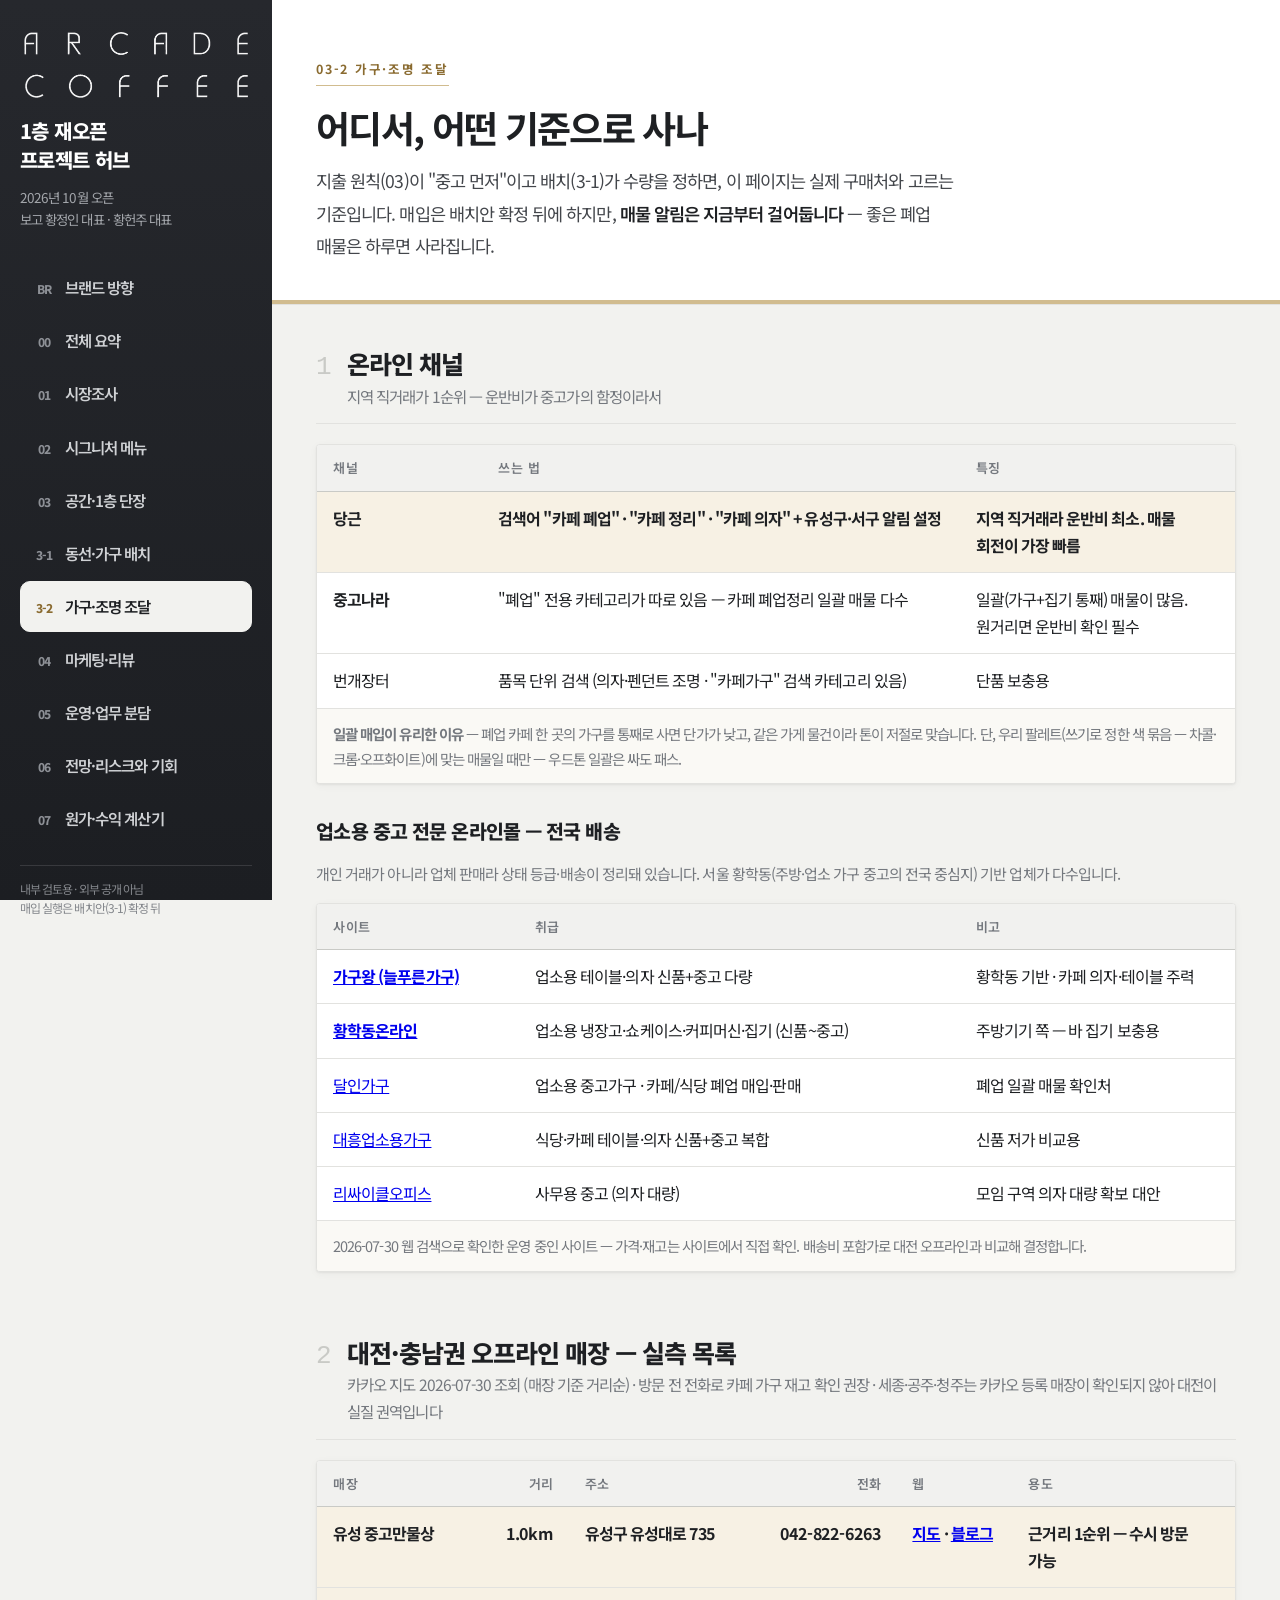
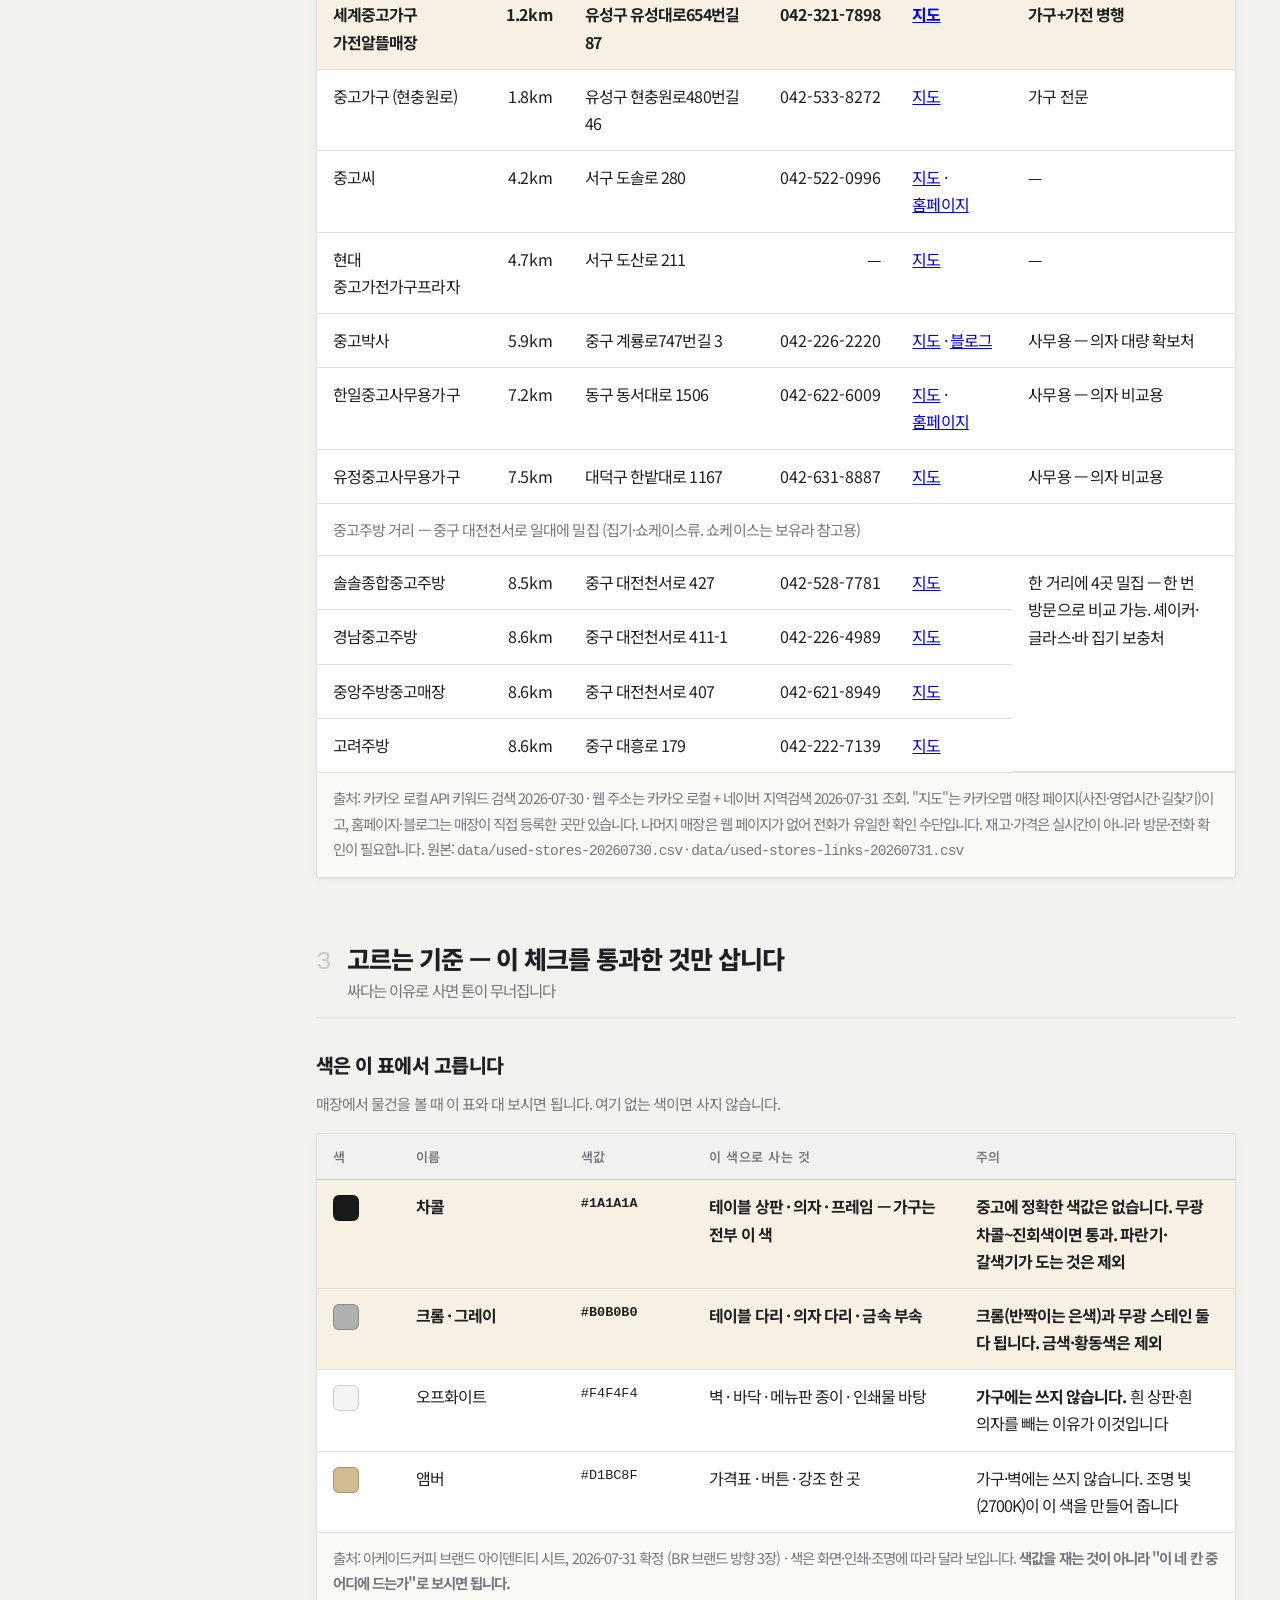
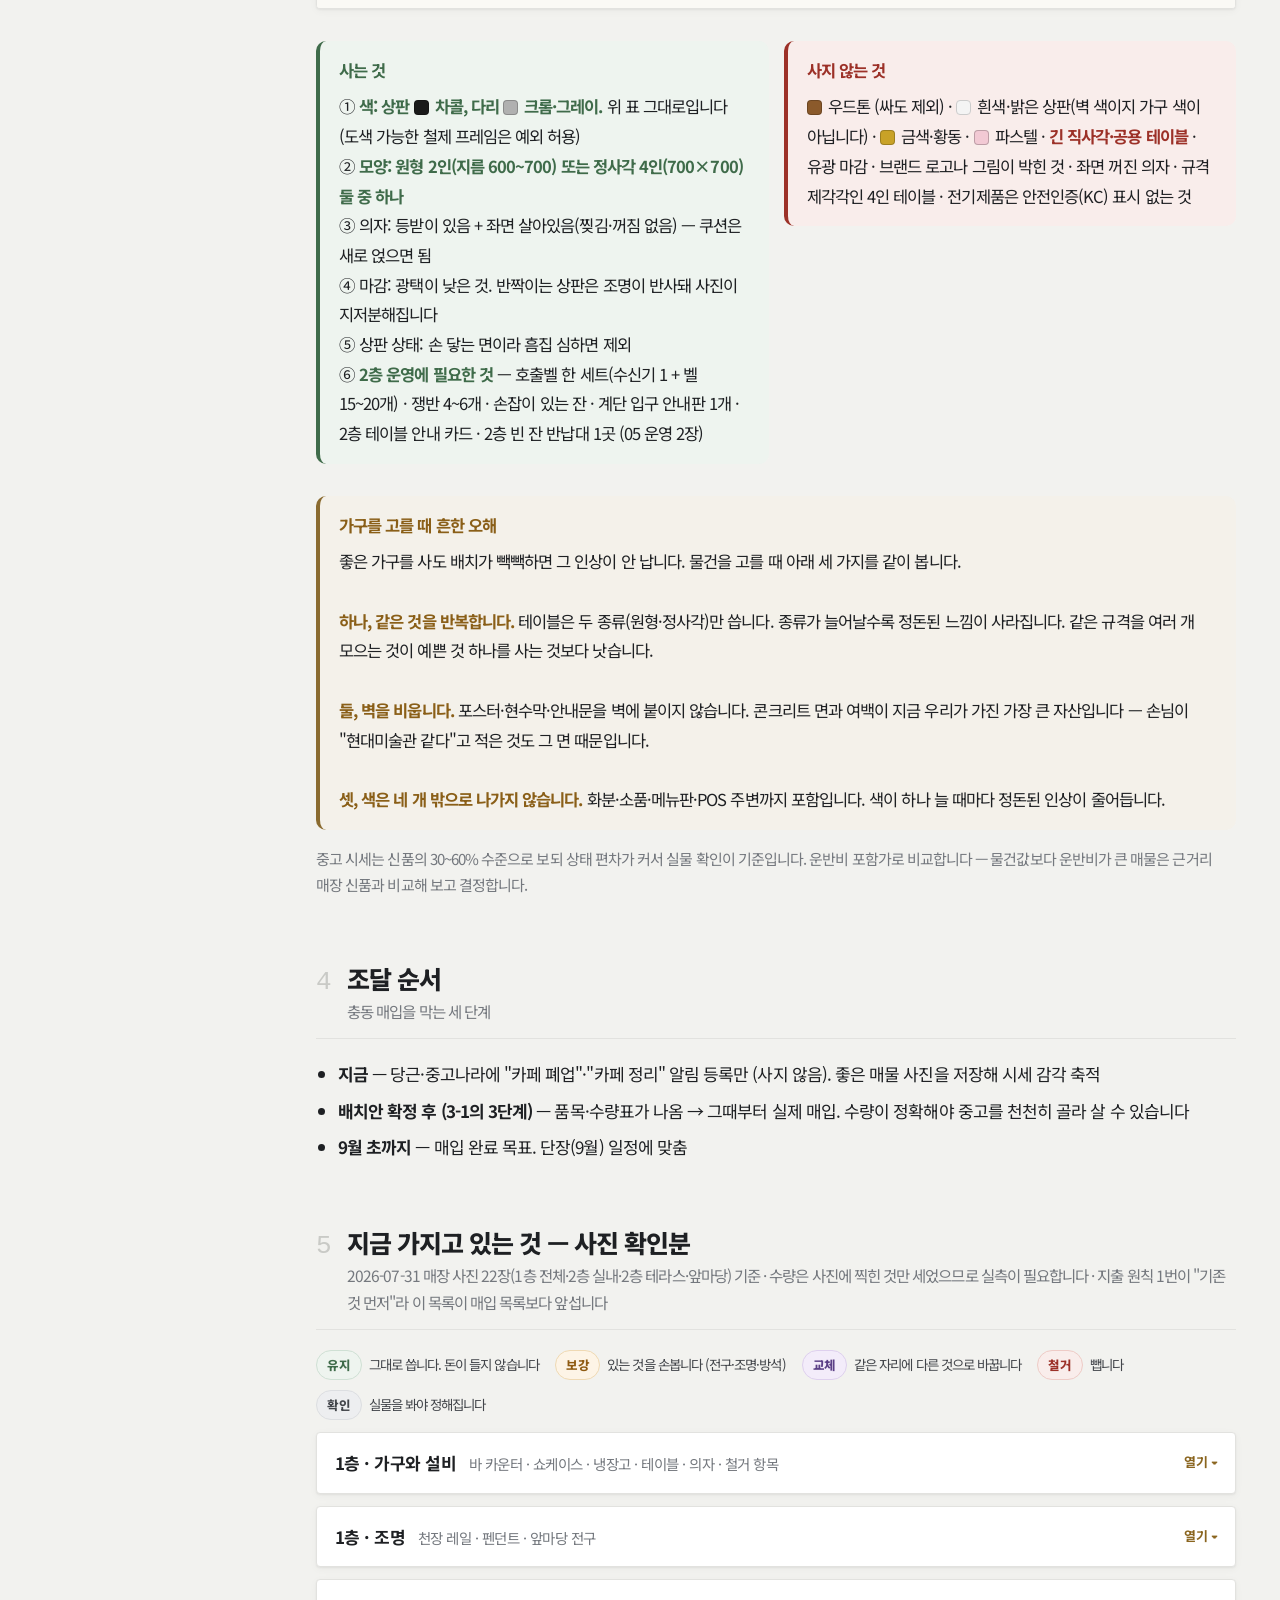
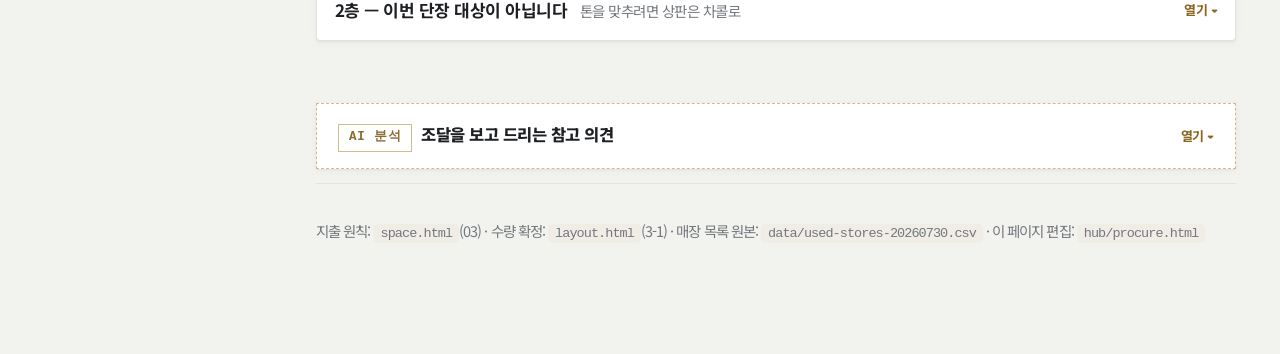
<file: procure.html>
<!DOCTYPE html>
<html lang="ko">
<head>
<meta charset="utf-8">
<meta name="viewport" content="width=device-width, initial-scale=1">
<meta name="robots" content="noindex, nofollow">
<title>아케이드커피 — 가구·조명 조달</title>
<link href="https://fonts.googleapis.com/css2?family=Noto+Sans+KR:wght@400;600;700;800&display=swap" rel="stylesheet">
<link rel="stylesheet" href="style.css?v=31">
<link rel="icon" href="data:image/svg+xml,<svg xmlns='http://www.w3.org/2000/svg' viewBox='0 0 100 100'><text y='.9em' font-size='90'>☕</text></svg>">
</head>
<body>
<div class="app">

<aside class="side">
  <div>
    <div class="mark"><img src="assets/brand/logo-white.png" alt="ARCADE COFFEE"><span class="mark-txt">ARCADE<br>COFFEE</span></div>
    <h1>1층 재오픈<br>프로젝트 허브</h1>
    <p class="meta">2026년 10월 오픈<br>보고 황정인 대표 · 황헌주 대표</p>
  </div>
  <nav>
    <a href="brand.html"><i>BR</i><span>브랜드 방향</span></a>
    <a href="index.html"><i>00</i><span>전체 요약</span></a>
    <a href="market.html"><i>01</i><span>시장조사</span></a>
    <a href="menu.html"><i>02</i><span>시그니처 메뉴</span></a>
    <a href="space.html"><i>03</i><span>공간·1층 단장</span></a>
    <a href="layout.html"><i>3-1</i><span>동선·가구 배치</span></a>
    <a href="procure.html" class="on"><i>3-2</i><span>가구·조명 조달</span></a>
    <a href="marketing.html"><i>04</i><span>마케팅·리뷰</span></a>
    <a href="ops.html"><i>05</i><span>운영·업무 분담</span></a>
    <a href="outlook.html"><i>06</i><span>전망·리스크와 기회</span></a>
    <a href="settle.html"><i>07</i><span>원가·수익 계산기</span></a>
  </nav>
  <div class="foot">내부 검토용 · 외부 공개 아님<br>매입 실행은 배치안(3-1) 확정 뒤</div>
</aside>

<main class="main">

<div class="hero">
  <div class="inner">
    <span class="eyebrow">03-2 가구·조명 조달</span>
    <h2>어디서, 어떤 기준으로 사나</h2>
    <p>지출 원칙(03)이 "중고 먼저"이고 배치(3-1)가 수량을 정하면, 이 페이지는 실제 구매처와 고르는 기준입니다.
    매입은 배치안 확정 뒤에 하지만, <b>매물 알림은 지금부터 걸어둡니다</b> — 좋은 폐업 매물은 하루면 사라집니다.</p>
  </div>
</div>

<div class="inner">

<section id="online">
  <div class="sec-h"><span class="no">1</span><div>
    <h3>온라인 채널</h3>
    <p class="sub">지역 직거래가 1순위 — 운반비가 중고가의 함정이라서</p>
  </div></div>
  <div class="rule"></div>

  <div class="tw"><table>
    <thead><tr><th style="width:18%">채널</th><th>쓰는 법</th><th style="width:30%">특징</th></tr></thead>
    <tbody>
      <tr class="us"><td><b>당근</b></td><td>검색어 "카페 폐업" · "카페 정리" · "카페 의자" + 유성구·서구 알림 설정</td><td>지역 직거래라 운반비 최소. 매물 회전이 가장 빠름</td></tr>
      <tr><td><b>중고나라</b></td><td>"폐업" 전용 카테고리가 따로 있음 — 카페 폐업정리 일괄 매물 다수</td><td>일괄(가구+집기 통째) 매물이 많음. 원거리면 운반비 확인 필수</td></tr>
      <tr><td>번개장터</td><td>품목 단위 검색 (의자·펜던트 조명 · "카페가구" 검색 카테고리 있음)</td><td>단품 보충용</td></tr>
    </tbody>
    <caption><b>일괄 매입이 유리한 이유</b> — 폐업 카페 한 곳의 가구를 통째로 사면 단가가 낮고, 같은 가게 물건이라 톤이 저절로 맞습니다.
    단, 우리 팔레트(쓰기로 정한 색 묶음 — 차콜·크롬·오프화이트)에 맞는 매물일 때만 — 우드톤 일괄은 싸도 패스.</caption>
  </table></div>

  <h4>업소용 중고 전문 온라인몰 — 전국 배송</h4>
  <p class="muted">개인 거래가 아니라 업체 판매라 상태 등급·배송이 정리돼 있습니다. 서울 황학동(주방·업소 가구 중고의 전국 중심지) 기반 업체가 다수입니다.</p>
  <div class="tw"><table>
    <thead><tr><th style="width:22%">사이트</th><th>취급</th><th style="width:30%">비고</th></tr></thead>
    <tbody>
      <tr><td><a href="https://www.gagu-king.com/" target="_blank"><b>가구왕 (늘푸른가구)</b></a></td><td>업소용 테이블·의자 신품+중고 다량</td><td>황학동 기반 · 카페 의자·테이블 주력</td></tr>
      <tr><td><a href="https://hwangon.com/" target="_blank"><b>황학동온라인</b></a></td><td>업소용 냉장고·쇼케이스·커피머신·집기 (신품~중고)</td><td>주방기기 쪽 — 바 집기 보충용</td></tr>
      <tr><td><a href="https://dalingagu.itpage.kr/" target="_blank">달인가구</a></td><td>업소용 중고가구 · 카페/식당 폐업 매입·판매</td><td>폐업 일괄 매물 확인처</td></tr>
      <tr><td><a href="https://dhgagu.kr/" target="_blank">대흥업소용가구</a></td><td>식당·카페 테이블·의자 신품+중고 복합</td><td>신품 저가 비교용</td></tr>
      <tr><td><a href="https://www.reoffice.co.kr/" target="_blank">리싸이클오피스</a></td><td>사무용 중고 (의자 대량)</td><td>모임 구역 의자 대량 확보 대안</td></tr>
    </tbody>
    <caption>2026-07-30 웹 검색으로 확인한 운영 중인 사이트 — 가격·재고는 사이트에서 직접 확인. 배송비 포함가로 대전 오프라인과 비교해 결정합니다.</caption>
  </table></div>
</section>

<section id="offline">
  <div class="sec-h"><span class="no">2</span><div>
    <h3>대전·충남권 오프라인 매장 — 실측 목록</h3>
    <p class="sub">카카오 지도 2026-07-30 조회 (매장 기준 거리순) · 방문 전 전화로 카페 가구 재고 확인 권장 ·
    세종·공주·청주는 카카오 등록 매장이 확인되지 않아 대전이 실질 권역입니다</p>
  </div></div>
  <div class="rule"></div>

  <div class="tw"><table>
    <thead><tr><th style="width:19%">매장</th><th class="n" style="width:7%">거리</th><th style="width:22%">주소</th>
    <th class="n" style="width:13%">전화</th><th style="width:13%">웹</th><th style="width:26%">용도</th></tr></thead>
    <tbody>
      <tr class="us"><td><b>유성 중고만물상</b></td><td class="n">1.0km</td><td>유성구 유성대로 735</td><td class="n">042-822-6263</td>
      <td><a href="http://place.map.kakao.com/22424623" target="_blank" rel="noopener">지도</a> ·
      <a href="http://blog.naver.com/jimin1452" target="_blank" rel="noopener">블로그</a></td><td>근거리 1순위 — 수시 방문 가능</td></tr>
      <tr class="us"><td><b>세계중고가구 가전알뜰매장</b></td><td class="n">1.2km</td><td>유성구 유성대로654번길 87</td><td class="n">042-321-7898</td>
      <td><a href="http://place.map.kakao.com/9869963" target="_blank" rel="noopener">지도</a></td><td>가구+가전 병행</td></tr>
      <tr><td>중고가구 (현충원로)</td><td class="n">1.8km</td><td>유성구 현충원로480번길 46</td><td class="n">042-533-8272</td>
      <td><a href="http://place.map.kakao.com/19611579" target="_blank" rel="noopener">지도</a></td><td>가구 전문</td></tr>
      <tr><td>중고씨</td><td class="n">4.2km</td><td>서구 도솔로 280</td><td class="n">042-522-0996</td>
      <td><a href="http://place.map.kakao.com/21606193" target="_blank" rel="noopener">지도</a> ·
      <a href="http://junggoc.kr/" target="_blank" rel="noopener">홈페이지</a></td><td>—</td></tr>
      <tr><td>현대 중고가전가구프라자</td><td class="n">4.7km</td><td>서구 도산로 211</td><td class="n">—</td>
      <td><a href="http://place.map.kakao.com/10988378" target="_blank" rel="noopener">지도</a></td><td>—</td></tr>
      <tr><td>중고박사</td><td class="n">5.9km</td><td>중구 계룡로747번길 3</td><td class="n">042-226-2220</td>
      <td><a href="http://place.map.kakao.com/9708204" target="_blank" rel="noopener">지도</a> ·
      <a href="https://blog.naver.com/lhw11732" target="_blank" rel="noopener">블로그</a></td><td>사무용 — 의자 대량 확보처</td></tr>
      <tr><td>한일중고사무용가구</td><td class="n">7.2km</td><td>동구 동서대로 1506</td><td class="n">042-622-6009</td>
      <td><a href="http://place.map.kakao.com/16565032" target="_blank" rel="noopener">지도</a> ·
      <a href="http://042-622-6009.ezbuilder.co.kr" target="_blank" rel="noopener">홈페이지</a></td><td>사무용 — 의자 비교용</td></tr>
      <tr><td>유정중고사무용가구</td><td class="n">7.5km</td><td>대덕구 한밭대로 1167</td><td class="n">042-631-8887</td>
      <td><a href="http://place.map.kakao.com/22837275" target="_blank" rel="noopener">지도</a></td><td>사무용 — 의자 비교용</td></tr>
      <tr><td class="muted" colspan="6">중고주방 거리 — 중구 대전천서로 일대에 밀집 (집기·쇼케이스류. 쇼케이스는 보유라 참고용)</td></tr>
      <tr><td>솔솔종합중고주방</td><td class="n">8.5km</td><td>중구 대전천서로 427</td><td class="n">042-528-7781</td>
      <td><a href="http://place.map.kakao.com/978999812" target="_blank" rel="noopener">지도</a></td><td rowspan="4">한 거리에 4곳 밀집 —
      한 번 방문으로 비교 가능. 셰이커·글라스·바 집기 보충처</td></tr>
      <tr><td>경남중고주방</td><td class="n">8.6km</td><td>중구 대전천서로 411-1</td><td class="n">042-226-4989</td>
      <td><a href="http://place.map.kakao.com/924667389" target="_blank" rel="noopener">지도</a></td></tr>
      <tr><td>중앙주방중고매장</td><td class="n">8.6km</td><td>중구 대전천서로 407</td><td class="n">042-621-8949</td>
      <td><a href="http://place.map.kakao.com/8559823" target="_blank" rel="noopener">지도</a></td></tr>
      <tr><td>고려주방</td><td class="n">8.6km</td><td>중구 대흥로 179</td><td class="n">042-222-7139</td>
      <td><a href="http://place.map.kakao.com/8763571" target="_blank" rel="noopener">지도</a></td></tr>
    </tbody>
    <caption>출처: 카카오 로컬 API 키워드 검색 2026-07-30 · 웹 주소는 카카오 로컬 + 네이버 지역검색 2026-07-31 조회.
    "지도"는 카카오맵 매장 페이지(사진·영업시간·길찾기)이고, 홈페이지·블로그는 매장이 직접 등록한 곳만 있습니다. 나머지 매장은 웹 페이지가 없어 전화가 유일한 확인 수단입니다.
    재고·가격은 실시간이 아니라 방문·전화 확인이 필요합니다. 원본: <code>data/used-stores-20260730.csv</code> · <code>data/used-stores-links-20260731.csv</code></caption>
  </table></div>
</section>

<section id="criteria">
  <div class="sec-h"><span class="no">3</span><div>
    <h3>고르는 기준 — 이 체크를 통과한 것만 삽니다</h3>
    <p class="sub">싸다는 이유로 사면 톤이 무너집니다</p>
  </div></div>
  <div class="rule"></div>

  <h4>색은 이 표에서 고릅니다</h4>
  <p class="muted" style="margin:-2px 0 0">매장에서 물건을 볼 때 이 표와 대 보시면 됩니다. 여기 없는 색이면 사지 않습니다.</p>
  <div class="tw"><table>
    <thead><tr><th style="width:9%">색</th><th style="width:18%">이름</th><th style="width:14%">색값</th><th style="width:29%">이 색으로 사는 것</th><th style="width:30%">주의</th></tr></thead>
    <tbody>
      <tr class="us"><td><span class="chip chip-lg" style="background:#1a1a1a"></span></td>
      <td><b>차콜</b></td><td class="hex">#1A1A1A</td>
      <td><b>테이블 상판 · 의자 · 프레임</b> — 가구는 전부 이 색</td>
      <td>중고에 정확한 색값은 없습니다. <b>무광 차콜~진회색이면 통과.</b> 파란기·갈색기가 도는 것은 제외</td></tr>
      <tr class="us"><td><span class="chip chip-lg" style="background:#b0b0b0"></span></td>
      <td><b>크롬 · 그레이</b></td><td class="hex">#B0B0B0</td>
      <td><b>테이블 다리 · 의자 다리 · 금속 부속</b></td>
      <td>크롬(반짝이는 은색)과 무광 스테인 둘 다 됩니다. <b>금색·황동색은 제외</b></td></tr>
      <tr><td><span class="chip chip-lg" style="background:#f4f4f4;border-color:#ccc"></span></td>
      <td>오프화이트</td><td class="hex">#F4F4F4</td>
      <td>벽 · 바닥 · 메뉴판 종이 · 인쇄물 바탕</td>
      <td><b>가구에는 쓰지 않습니다.</b> 흰 상판·흰 의자를 빼는 이유가 이것입니다</td></tr>
      <tr><td><span class="chip chip-lg" style="background:#d1bc8f"></span></td>
      <td>앰버</td><td class="hex">#D1BC8F</td>
      <td>가격표 · 버튼 · 강조 한 곳</td>
      <td>가구·벽에는 쓰지 않습니다. 조명 빛(2700K)이 이 색을 만들어 줍니다</td></tr>
    </tbody>
    <caption>출처: 아케이드커피 브랜드 아이덴티티 시트, 2026-07-31 확정 (BR 브랜드 방향 3장) ·
    색은 화면·인쇄·조명에 따라 달라 보입니다. <b>색값을 재는 것이 아니라 "이 네 칸 중 어디에 드는가"로 보시면 됩니다.</b></caption>
  </table></div>

  <div class="cols2">
    <div class="note good">
      <b>사는 것</b>
      ① <b>색: 상판 <span class="chip" style="background:#1a1a1a"></span>차콜, 다리 <span class="chip" style="background:#b0b0b0"></span>크롬·그레이.</b> 위 표 그대로입니다 (도색 가능한 철제 프레임은 예외 허용)<br>
      ② <b>모양: 원형 2인(지름 600~700) 또는 정사각 4인(700×700) 둘 중 하나</b><br>
      ③ 의자: 등받이 있음 + 좌면 살아있음(찢김·꺼짐 없음) — 쿠션은 새로 얹으면 됨<br>
      ④ 마감: 광택이 낮은 것. 반짝이는 상판은 조명이 반사돼 사진이 지저분해집니다<br>
      ⑤ 상판 상태: 손 닿는 면이라 흠집 심하면 제외<br>
      ⑥ <b>2층 운영에 필요한 것</b> — 호출벨 한 세트(수신기 1 + 벨 15~20개) · 쟁반 4~6개 · 손잡이 있는 잔 ·
      계단 입구 안내판 1개 · 2층 테이블 안내 카드 · 2층 빈 잔 반납대 1곳 (05 운영 2장)
    </div>
    <div class="note flag">
      <b>사지 않는 것</b>
      <span class="chip" style="background:#8b5a2b"></span>우드톤 (싸도 제외) ·
      <span class="chip" style="background:#f4f4f4;border-color:#ccc"></span>흰색·밝은 상판(벽 색이지 가구 색이 아닙니다) ·
      <span class="chip" style="background:#c9a227"></span>금색·황동 ·
      <span class="chip" style="background:#f2c9d4"></span>파스텔 ·
      <b>긴 직사각·공용 테이블</b> · 유광 마감 · 브랜드 로고나 그림이 박힌 것 ·
      좌면 꺼진 의자 · 규격 제각각인 4인 테이블 · 전기제품은 안전인증(KC) 표시 없는 것
    </div>
  </div>

  <div class="note why">
    <b>가구를 고를 때 흔한 오해</b>
    좋은 가구를 사도 배치가 빽빽하면 그 인상이 안 납니다. 물건을 고를 때 아래 세 가지를 같이 봅니다.
    <br><br>
    <b>하나, 같은 것을 반복합니다.</b> 테이블은 두 종류(원형·정사각)만 씁니다. 종류가 늘어날수록 정돈된 느낌이 사라집니다.
    같은 규격을 여러 개 모으는 것이 예쁜 것 하나를 사는 것보다 낫습니다.
    <br><br>
    <b>둘, 벽을 비웁니다.</b> 포스터·현수막·안내문을 벽에 붙이지 않습니다. 콘크리트 면과 여백이 지금 우리가 가진 가장 큰 자산입니다
    — 손님이 "현대미술관 같다"고 적은 것도 그 면 때문입니다.
    <br><br>
    <b>셋, 색은 네 개 밖으로 나가지 않습니다.</b> 화분·소품·메뉴판·POS 주변까지 포함입니다. 색이 하나 늘 때마다 정돈된 인상이 줄어듭니다.
  </div>
  <p class="muted">중고 시세는 신품의 30~60% 수준으로 보되 상태 편차가 커서 실물 확인이 기준입니다. 운반비 포함가로 비교합니다 —
  물건값보다 운반비가 큰 매물은 근거리 매장 신품과 비교해 보고 결정합니다.</p>
</section>

<section id="order">
  <div class="sec-h"><span class="no">4</span><div>
    <h3>조달 순서</h3>
    <p class="sub">충동 매입을 막는 세 단계</p>
  </div></div>
  <div class="rule"></div>
  <ul class="tight">
    <li><b>지금</b> — 당근·중고나라에 "카페 폐업"·"카페 정리" 알림 등록만 (사지 않음). 좋은 매물 사진을 저장해 시세 감각 축적</li>
    <li><b>배치안 확정 후 (3-1의 3단계)</b> — 품목·수량표가 나옴 → 그때부터 실제 매입. 수량이 정확해야 중고를 천천히 골라 살 수 있습니다</li>
    <li><b>9월 초까지</b> — 매입 완료 목표. 단장(9월) 일정에 맞춤</li>
  </ul>
</section>

<section id="have">
  <div class="sec-h"><span class="no">5</span><div>
    <h3>지금 가지고 있는 것 — 사진 확인분</h3>
    <p class="sub">2026-07-31 매장 사진 22장(1층 전체·2층 실내·2층 테라스·앞마당) 기준 · 수량은 사진에 찍힌 것만 세었으므로 실측이 필요합니다 ·
    지출 원칙 1번이 "기존 것 먼저"라 이 목록이 매입 목록보다 앞섭니다</p>
  </div></div>
  <div class="rule"></div>

  <div class="bdg-legend">
    <span><b class="bdg keep">유지</b> 그대로 씁니다. 돈이 들지 않습니다</span>
    <span><b class="bdg fix">보강</b> 있는 것을 손봅니다 (전구·조명·방석)</span>
    <span><b class="bdg swap">교체</b> 같은 자리에 다른 것으로 바꿉니다</span>
    <span><b class="bdg out">철거</b> 뺍니다</span>
    <span><b class="bdg chk">확인</b> 실물을 봐야 정해집니다</span>
  </div>

  <details class="inv">
    <summary><span><b>1층 · 가구와 설비</b> <span class="muted">바 카운터 · 쇼케이스 · 냉장고 · 테이블 · 의자 · 철거 항목</span></span><span class="chev"></span></summary>
    <div class="body">
  <div class="tw"><table>
    <thead><tr><th style="width:11%">사진</th><th style="width:8%">처리</th><th style="width:19%">품목</th><th style="width:14%">위치</th><th class="n" style="width:8%">수량</th><th style="width:40%">판단</th></tr></thead>
    <tbody>
      <tr><td class="muted" colspan="6">그대로 쓰는 것 — 돈이 들지 않습니다</td></tr>
      <tr class="us"><td><a href="assets/before/b18-1f-bar.webp" target="_blank"><img class="thumb" src="assets/before/b18-1f-bar.webp" alt="바 카운터" style="object-position:78% 42%"></a></td>
      <td><b class="bdg keep">유지</b></td>
      <td><b>바 카운터</b> — 검정, 홀 한 면 전체 길이. 뒤쪽 선반(백바 — 바 뒤 진열 선반) 포함</td><td>1층 메인 홀</td><td class="n">1식</td>
      <td>커피가게였을 때의 구조가 그대로 남아 있습니다. <b>커피바를 새로 짜지 않아도 됩니다.</b> 나이트캡(21시~) 제조 위치도 여기입니다</td></tr>
      <tr class="us"><td><a href="assets/before/b19-1f-fridge-showcase.webp" target="_blank"><img class="thumb" src="assets/before/b19-1f-fridge-showcase.webp" alt="디저트 쇼케이스" style="object-position:32% 78%"></a></td>
      <td><b class="bdg keep">유지</b></td>
      <td><b>디저트 쇼케이스</b> — 유리 냉장, 2단</td><td>바 오른쪽</td><td class="n">1대</td>
      <td>디저트는 전량 납품 완제품으로 확정된 상태라, <b>진열 설비를 새로 살 필요가 없습니다</b></td></tr>
      <tr><td><a href="assets/before/b19-1f-fridge-showcase.webp" target="_blank"><img class="thumb" src="assets/before/b19-1f-fridge-showcase.webp" alt="유리문 음료 냉장고" style="object-position:63% 45%"></a></td>
      <td><b class="bdg keep">유지</b></td>
      <td>유리문 음료 냉장고</td><td>바 오른쪽</td><td class="n">2대</td><td>기기는 그대로 쓰고 <b>안에 든 주류만 뺍니다.</b> 병음료·우유 보관으로 전환</td></tr>
      <tr><td><a href="assets/before/b19-1f-fridge-showcase.webp" target="_blank"><img class="thumb" src="assets/before/b19-1f-fridge-showcase.webp" alt="스테인리스 작업대" style="object-position:6% 58%"></a></td>
      <td><b class="bdg keep">유지</b></td>
      <td>스테인리스 작업대</td><td>바 안쪽</td><td class="n">1식</td><td>시럽·크림을 미리 만들어 두는 자리로 씁니다</td></tr>
      <tr class="us"><td><a href="assets/before/b10-1f-projection-wall.webp" target="_blank"><img class="thumb" src="assets/before/b10-1f-projection-wall.webp" alt="프로젝션 벽" style="object-position:26% 30%"></a></td>
      <td><b class="bdg keep">유지</b></td>
      <td><b>프로젝션 벽</b> — 흰 도장면, 천장 레일 있음</td><td>1층 안쪽</td><td class="n">1면</td>
      <td>야간에 소리 없는 영상을 트는 용도로 쓸 수 있습니다. 야간 차별점 후보이고 추가 지출이 거의 없습니다</td></tr>
      <tr><td><a href="assets/before/b08-yard-pole-string.webp" target="_blank"><img class="thumb" src="assets/before/b08-yard-pole-string.webp" alt="앞마당 집기" style="object-position:42% 68%"></a></td>
      <td><b class="bdg keep">유지</b></td>
      <td>앞마당 집기 — 메쉬 벤치, 석재 상판 테이블, 대형 화분</td><td>1층 앞마당</td><td class="n">—</td><td>재사용. 화분 위치만 야간 동선 유도용으로 조정</td></tr>
      <tr><td><a href="assets/before/b14-out-parking.webp" target="_blank"><img class="thumb" src="assets/before/b14-out-parking.webp" alt="주차 공간" style="object-position:28% 62%"></a></td>
      <td><b class="bdg keep">유지</b></td>
      <td>주차 공간</td><td>건물 앞</td><td class="n">3대</td><td>사실로만 적습니다. 우리 전략은 걸어서 오는 손님이라 주차 대수로 경쟁하지 않습니다</td></tr>

      <tr><td class="muted" colspan="6">바꾸는 것 — 디자인 시트(가구는 차콜 · 우드톤 금지)와 배치 원칙에 어긋나는 가구</td></tr>
      <tr class="us"><td><a href="assets/before/b18-1f-bar.webp" target="_blank"><img class="thumb" src="assets/before/b18-1f-bar.webp" alt="바 앞 흰 상판 일렬 테이블" style="object-position:62% 68%"></a></td>
      <td><b class="bdg swap">교체</b></td>
      <td><b>흰 상판 사각 테이블</b> — 바 앞 일렬 배치</td><td>1층 메인 홀</td><td class="n">8대 이상</td>
      <td>두 가지가 걸립니다. <b>시트에서 가구 색은 차콜</b>입니다 — 오프화이트는 벽·인쇄물 바탕 색이지 가구 색이 아닙니다.
      그리고 바 앞에 일렬로 붙여 놓은 지금 배치는 <b>합석 구조</b>라 배치 원칙에 어긋납니다.
      <b>1층에서는 긴 직사각을 쓰지 않습니다.</b> 아래 권고안대로 원형 2인 + 정사각 4인으로 갑니다</td></tr>
      <tr><td><a href="assets/before/b17-1f-front-tables.webp" target="_blank"><img class="thumb" src="assets/before/b17-1f-front-tables.webp" alt="흰 상판 테이블과 검정 의자" style="object-position:34% 72%"></a></td>
      <td><b class="bdg keep">유지</b></td>
      <td>검정 의자 (일부 바퀴)</td><td>1층 메인 홀</td><td class="n">다수</td>
      <td>의자는 차콜이라 시트와 맞습니다. <b>의자는 그대로 쓰고 테이블 상판만 바꿉니다</b></td></tr>
      <tr class="us"><td><a href="assets/before/b10-1f-projection-wall.webp" target="_blank"><img class="thumb" src="assets/before/b10-1f-projection-wall.webp" alt="원목 긴 테이블" style="object-position:52% 90%"></a></td>
      <td><b class="bdg swap">교체</b></td>
      <td><b>원목 긴 테이블 + 우드 곡목 의자</b></td><td>프로젝션 벽 앞</td><td class="n">6석</td>
      <td>두 가지가 걸립니다. <b>우드톤은 브랜드 시각 규칙에서 쓰지 않는 색</b>이고, 6인 공용 테이블은 배치 원칙의 "긴 공용 테이블 금지"에 해당합니다.
      <b>2인·4인 사각으로 나누고 상판은 차콜로 맞춥니다</b> — 같은 자리에 테이블이 늘어나 좌석 수는 오히려 올라갑니다</td></tr>
      <tr class="us"><td><a href="assets/before/b12-1f-stair-under.webp" target="_blank"><img class="thumb" src="assets/before/b12-1f-stair-under.webp" alt="우드 좌판 캔틸레버 의자" style="object-position:30% 82%"></a></td>
      <td><b class="bdg swap">교체</b></td>
      <td><b>우드 좌판·등받이 캔틸레버 의자</b></td><td>계단 하부</td><td class="n">6석</td>
      <td>같은 이유로 우드톤입니다. <b>의자만 차콜 계열로 교체</b>하고 흰 상판 테이블은 그대로 씁니다(오프화이트는 팔레트 안)</td></tr>

      <tr class="us"><td><a href="assets/before/b18-1f-bar.webp" target="_blank"><img class="thumb" src="assets/before/b18-1f-bar.webp" alt="흰색 의자" style="object-position:74% 76%"></a></td>
      <td><b class="bdg swap">교체</b></td>
      <td><b>흰색 의자</b> — 바 앞 라인</td><td>1층 메인 홀</td><td class="n">6석 이상</td>
      <td>같은 이유입니다. <b>시트에서 가구 색은 차콜</b>이고 오프화이트는 벽·바닥 색입니다.
      바닥·벽이 이미 밝은 콘크리트라 흰 의자를 놓으면 배경에 묻혀 형태가 뭉개집니다.
      <b>1층 의자는 차콜로 통일합니다</b> — 이미 갖고 있는 검정 의자로 채우고 모자란 만큼만 삽니다</td></tr>

      <tr><td class="muted" colspan="6">빼는 것 — 대표 지시</td></tr>
      <tr><td><a href="assets/before/b08-yard-pole-string.webp" target="_blank"><img class="thumb" src="assets/before/b08-yard-pole-string.webp" alt="노란 플라스틱 의자" style="object-position:55% 72%"></a></td>
      <td><b class="bdg out">철거</b></td>
      <td>노란 플라스틱 의자</td><td>1층 앞마당</td><td class="n">2석</td>
      <td>확정 팔레트(차콜·크롬·오프화이트) 밖입니다. 뒤로 옮기지 않고 <b>버립니다</b></td></tr>
      <tr class="us"><td><a href="assets/before/b21-1f-back-hall.webp" target="_blank"><img class="thumb" src="assets/before/b21-1f-back-hall.webp" alt="주문용 태블릿 스탠드" style="object-position:56% 46%"></a></td>
      <td><b class="bdg out">철거</b></td>
      <td><b>주문용 태블릿 스탠드</b></td><td>테이블마다</td><td class="n">10대 이상</td>
      <td>전량 철거. 술집 운영용이라 카페와 어울리지 않습니다. 주문은 카운터에서 받습니다</td></tr>
      <tr class="us"><td><a href="assets/before/b21-1f-back-hall.webp" target="_blank"><img class="thumb" src="assets/before/b21-1f-back-hall.webp" alt="대형 긴 테이블" style="object-position:64% 78%"></a></td>
      <td><b class="bdg out">철거</b></td>
      <td><b>대형 긴 테이블 (검정 2열)</b> + 검정 의자</td><td>1층 안쪽 홀</td><td class="n">14석 이상</td>
      <td>술집 연회 테이블이라 카페 좌석으로 안 맞습니다. 모임 손님은 메인 홀의 사각 테이블을 붙여서 받습니다 — 좌석 수는 3-1 배치안에서 다시 셉니다</td></tr>
      <tr class="us"><td><a href="assets/before/b20-1f-photobooth.webp" target="_blank"><img class="thumb" src="assets/before/b20-1f-photobooth.webp" alt="포토부스 그래픽 벽" style="object-position:50% 45%"></a></td>
      <td><b class="bdg out">철거</b></td>
      <td><b>포토부스 그래픽 벽</b> — TOILET · PHOTO · BEER 사인</td><td>1층 메인 홀</td><td class="n">1면</td>
      <td><b>철거 예정으로 확인된 항목입니다.</b> 이 벽이 없어지면 홀이 한 덩어리로 트여서 좌석을 다시 놓을 수 있습니다 — 배치안(3-1)의 전제입니다</td></tr>
      <tr><td><a href="assets/before/b22-1f-back-hall2.webp" target="_blank"><img class="thumb" src="assets/before/b22-1f-back-hall2.webp" alt="PUFF 로고 강판 벽" style="object-position:66% 28%"></a></td>
      <td><b class="bdg out">철거</b></td>
      <td>PUFF 로고 강판 벽</td><td>1층 안쪽 홀</td><td class="n">1면</td>
      <td>로고만 걷어내면 강판 자체는 차콜 계열이라 팔레트 안에 듭니다. <b>강판을 뜯는 것보다 덧마감이 쌉니다</b></td></tr>
      <tr><td><a href="assets/before/b15-out-entrance.webp" target="_blank"><img class="thumb" src="assets/before/b15-out-entrance.webp" alt="외부 PUFF 사인" style="object-position:82% 40%"></a></td>
      <td><b class="bdg out">철거</b></td>
      <td>외부 PUFF 사인 · 입간판 배너</td><td>입구</td><td class="n">2곳</td>
      <td>손님이 가장 먼저 보는 것입니다. <b>여기가 술집으로 남아 있으면 안쪽을 아무리 고쳐도 소용이 없습니다</b> — 단장 순서 1번</td></tr>
      <tr><td><a href="assets/before/b18-1f-bar.webp" target="_blank"><img class="thumb" src="assets/before/b18-1f-bar.webp" alt="백바 주류 진열" style="object-position:88% 33%"></a></td>
      <td><b class="bdg out">철거</b></td>
      <td>백바 주류 진열 — 양주병·잔 선반</td><td>바 뒤쪽</td><td class="n">1식</td>
      <td>선반은 그대로 두고 <b>올려둔 술만 내립니다.</b> 원두·잔·굿즈 자리로 바뀝니다</td></tr>

      <tr><td class="muted" colspan="6">아직 못 정한 것 — 실물을 봐야 합니다</td></tr>
      <tr><td class="muted" style="text-align:center">사진 없음</td>
      <td><b class="bdg chk">확인</b></td>
      <td>그라인더 · 제빙기 · 콜드브루 추출기 · 급배수 · 후드</td><td>1층 바</td><td class="n">—</td>
      <td>사진으로 판별되지 않습니다. <b>이것이 있으면 매입 목록이 더 줄고, 없으면 여기가 가장 큰 지출이 됩니다.</b> 메뉴 설비 결정(8/13)의 잔여 항목</td></tr>
    </tbody>
    <caption>출처: 매장 실물 사진(형님 제공), 2026-07-31 · 사진에 찍힌 범위만 셌으므로 실제 수량은 이보다 많을 수 있습니다.
    <b>썸네일을 누르면 원본 사진이 열립니다.</b> 전체 사진은 3-1 동선·가구 배치 페이지에 22장으로 정리돼 있습니다.
    <b>커피머신은 바 카운터 위에 있습니다(대표 확인).</b> 그라인더·제빙기·콜드브루 설비는 사진으로 판별되지 않아 실물 확인이 필요합니다.</caption>
  </table></div>

    </div>
  </details>

  <details class="inv">
    <summary><span><b>1층 · 조명</b> <span class="muted">천장 레일 · 펜던트 · 앞마당 전구</span></span><span class="chev"></span></summary>
    <div class="body">
  <p class="muted" style="margin:-2px 0 0">조명은 가구와 판단 기준이 다릅니다. 색온도 2700K(전구색)로 통일하는 것이 목표이고,
  <b>기구를 새로 다는 것과 전구만 가는 것은 지출 차이가 큽니다.</b></p>
  <div class="tw"><table>
    <thead><tr><th style="width:11%">사진</th><th style="width:8%">처리</th><th style="width:19%">품목</th><th style="width:14%">위치</th><th class="n" style="width:8%">수량</th><th style="width:40%">판단</th></tr></thead>
    <tbody>
      <tr class="us"><td><a href="assets/before/b11-1f-hall-bar-view.webp" target="_blank"><img class="thumb" src="assets/before/b11-1f-hall-bar-view.webp" alt="천장 레일과 스포트" style="object-position:50% 12%"></a></td>
      <td><b class="bdg keep">유지</b></td>
      <td><b>천장 레일</b> — 검정 레일, 홀 전체</td><td>1층 천장</td><td class="n">라인 다수</td>
      <td><b>레일은 뜯지 않습니다.</b> 스포트 추가·위치 이동이 어댑터로 되기 때문에, 배치안이 바뀌어도 전기 공사 없이 조명이 따라갑니다</td></tr>
      <tr><td><a href="assets/before/b12-1f-stair-under.webp" target="_blank"><img class="thumb" src="assets/before/b12-1f-stair-under.webp" alt="레일 스포트" style="object-position:60% 12%"></a></td>
      <td><b class="bdg fix">보강</b></td>
      <td>검정 레일 스포트</td><td>1층 전체</td><td class="n">확인 필요</td>
      <td>기구는 그대로 두고 <b>전구만 2700K로 교체.</b> 계단 하부처럼 어두운 구역은 스포트를 몇 개 더 답니다(레일이라 추가가 쉽습니다)</td></tr>
      <tr class="us"><td><a href="assets/before/b18-1f-bar.webp" target="_blank"><img class="thumb" src="assets/before/b18-1f-bar.webp" alt="흰 구형 펜던트" style="object-position:69% 8%"></a></td>
      <td><b class="bdg keep">유지</b></td>
      <td><b>흰 구형 펜던트</b></td><td>1층 홀</td><td class="n">4개 이상</td>
      <td><b>존치 확정 (2026-08-02).</b> 걷어내면 아까운 기구라 유지하고 <b>전구만 2700K로 교체</b>합니다.
      AI 시연 이미지(3-1 페이지 4장)에서도 이 글로브가 밤 분위기의 주역입니다. 기구 지출 0원</td></tr>
      <tr><td><a href="assets/before/b08-yard-pole-string.webp" target="_blank"><img class="thumb" src="assets/before/b08-yard-pole-string.webp" alt="앞마당 전구 스트링" style="object-position:50% 22%"></a></td>
      <td><b class="bdg fix">보강</b></td>
      <td><b>앞마당 전구 스트링</b> — 알전구 줄</td><td>1층 앞마당</td><td class="n">라인 수 미상</td>
      <td><b>이건 남깁니다.</b> 손님 문장 "밤이 될수록 어두운 밖의 하늘과 조명"이 여기서 나왔습니다.
      철기둥을 철거하므로 <b>벽 사이 와이어로 다시 걸고</b> 전구만 2700K로 바꿉니다(D-07)</td></tr>
      <tr><td><a href="assets/before/b09-yard-shade.webp" target="_blank"><img class="thumb" src="assets/before/b09-yard-shade.webp" alt="앞마당 철기둥과 차양" style="object-position:50% 20%"></a></td>
      <td><b class="bdg out">철거</b></td>
      <td>앞마당 철기둥 · 베이지 차양막</td><td>1층 앞마당</td><td class="n">기둥 다수 · 차양 3장</td>
      <td>공간 확정(D-07)에서 <b>전면 철거</b>입니다. 차양막도 함께 뺍니다 — 스트링 라이트만 남기고 하늘을 엽니다</td></tr>
    </tbody>
    <caption>조명은 <b>구역별로 따로 켜고 밝기를 조절할 수 있게</b> 회로를 나누는 것이 3-1의 기준입니다. 21시 이후 밝기를 낮추면 그대로 밤 분위기가 됩니다.
    목표 밝기(업계에서 흔히 쓰는 값) — 객석 100~200 lux · 카운터 300~500 · 쇼케이스 500 이상 · 통로 75~150.
    <br><b>2026-07-31 정정</b> — 앞마당 차양·철기둥을 이 표에서 "유지"로 적었던 것은 공간 확정(D-07 전면 철거)과 어긋나 바로잡았습니다.</caption>
  </table></div>

    </div>
  </details>

  <details class="inv">
    <summary><span><b>2층 — 이번 단장 대상이 아닙니다</b> <span class="muted">톤을 맞추려면 상판은 차콜로</span></span><span class="chev"></span></summary>
    <div class="body">
  <p class="muted" style="margin:-4px 0 0">이번 공사는 1층만 합니다. 2층은 지금 그대로 씁니다.
  아래는 "고쳐야 할 것"이 아니라 <b>나중에 손볼 기회가 생기면 이 방향</b>이라는 메모입니다.</p>

  <div class="tw"><table>
    <thead><tr><th style="width:14%">사진</th><th style="width:26%">2층에 있는 것</th><th style="width:60%">1층과 톤을 맞추려면</th></tr></thead>
    <tbody>
      <tr class="us"><td><div class="shotrow">
        <img class="thumb tall" data-gal="f2" data-cap="2층 실내 — 바퀴 달린 사각 테이블" src="assets/before/b04-2f-table-caster.webp" alt="2층 바퀴 달린 사각 테이블">
        <img class="thumb tall" data-gal="f2" data-cap="2층 실내 — 원형 테이블과 의자" src="assets/before/b05-2f-round-table.webp" alt="2층 원형 테이블">
      </div></td>
      <td>실내 테이블 — 흰 상판과 검정 상판이 섞여 있음. 다리는 크롬. 일부는 바퀴 달림</td>
      <td><b>상판이 차콜이면 좋습니다.</b> 1층을 차콜로 통일하는 만큼, 흰 상판은 나중에 필름 랩핑으로 맞추면 두 층이 한 가게로 보입니다.
      급하지 않습니다 — 1층이 끝난 뒤에 봐도 됩니다.
      <br>다리는 이미 크롬이라 그대로 두면 됩니다</td></tr>
      <tr><td><div class="shotrow">
        <img class="thumb tall" data-gal="f2" data-cap="2층 창가 — 긴 공용 테이블" src="assets/before/b06-2f-long-table.webp" alt="2층 긴 공용 테이블">
        <img class="thumb tall" data-gal="f2" data-cap="2층 창가 라인" src="assets/before/b07-2f-window.webp" alt="2층 창가">
      </div></td>
      <td>긴 공용 테이블 2대 (검정 목재 상판)</td>
      <td>2층에 그대로 둡니다. 색은 이미 맞습니다. <b>1층으로 내리지는 않습니다</b> — 1층 배치 원칙이 긴 공용 테이블을 두지 않는 것이라서입니다</td></tr>
      <tr class="us"><td><div class="shotrow">
        <img class="thumb tall" data-gal="f2" data-cap="2층 테라스 — 메쉬 테이블과 접이식 의자" src="assets/before/b01-2f-terrace-set.webp" alt="2층 테라스 세트">
        <img class="thumb tall" data-gal="f2" data-cap="2층 테라스 배치" src="assets/before/b03-2f-terrace-layout.webp" alt="2층 테라스 배치">
      </div></td>
      <td>테라스 메쉬 테이블 + 접이식 의자</td>
      <td>테이블은 야외용으로 적합합니다. <b>의자에 방석·쿠션만 얹으면 됩니다</b> — 접이식 평좌면은 오래 앉기 어렵고, 좌석 불만은 리뷰에 바로 나옵니다.
      이건 1층과 별개로 지금 해도 되는 일이고 돈도 얼마 안 듭니다</td></tr>
    </tbody>
    <caption>사진은 2026-07-31 촬영분입니다. <b>2층은 지금 결정할 것이 없습니다.</b>
    한 가지만 기억하면 됩니다 — <b>다음에 2층 가구를 손볼 일이 생기면 상판은 차콜로.</b></caption>
  </table></div>

  <div class="note why">
    <b>1층 테이블은 원형 2인 + 정사각 4인으로 갑니다 (권고)</b>
    긴 직사각 상판은 연회·술집 인상을 줍니다. 시트가 정한 인상은 "현대미술관 같은 개방감"이고, 거기에 맞는 것은 작은 원형과 정사각입니다.
    손님 목소리에도 <b>"테이블이 너무 넓어서 대화가 안 되는 느낌"</b>이 나와 있어 방향이 같습니다.
    <br><br>
    <b>규격</b> — 원형 2인 지름 600~700mm(차콜 상판 + 크롬 원반 다리) · 정사각 4인 700×700mm(차콜 상판 + 크롬).
    붙여서 모임 손님을 받는 역할은 <b>정사각만</b> 맡습니다. 원형은 붙이지 않습니다.
    <br><br>
    <b>근거가 하나 더 있습니다</b> — 이 원형 규격은 2층에서 이미 쓰고 있습니다(2층 표 3번). 새로 사기 전에 실물로 확인하실 수 있고, 시트의 차콜·크롬 조합과도 맞습니다.
    최종 수량은 3-1 배치안에서 정합니다.
  </div>

  <p class="note">사진 22장에서 확인된 것을 네 가지로 정리했습니다.
  <b>첫째, 1층은 커피가게였을 때의 구조가 남아 있습니다.</b> 바 카운터·디저트 쇼케이스·냉장고·작업대가 그대로 있어서, 커피 영업에 필요한 큰 설비를 새로 들일 이유가 없습니다.
  <b>둘째, 모임 좌석은 붙이는 방식으로 만듭니다.</b> 1층 안쪽 홀의 검정 긴 테이블 두 줄은 술집 연회 테이블이라 빼기로 했고(2026-07-31 대표 지시), 대신 메인 홀의 사각 테이블과 2층의 바퀴 달린 테이블을 붙여서 받습니다. 좌석 수는 3-1 배치안에서 다시 셉니다.
  <b>셋째, 팔레트가 맞습니다.</b> 차콜·크롬·오프화이트로 통일돼 있어 색을 맞추려고 새로 살 필요가 없습니다.
  <b>넷째, 지출이 필요한 곳은 두 군데입니다.</b> 하나는 좌면입니다 — 야외 접이식 의자와 평평한 좌판은 오래 앉기 어렵습니다. 방석·쿠션이 1순위입니다.
  다른 하나는 술집 표시를 지우는 일입니다. PUFF 로고 강판 벽, 포토부스 그래픽 벽, 외부 사인, 백바의 주류 진열 — 재오픈 첫인상이 여기서 갈립니다.
  둘 다 지출 원칙 3번("신규는 리뷰 불만 직결 항목만")에 해당합니다.</p>
    </div>
  </details>

</section>

<details class="ai">
  <summary><span><span class="tag-ai">AI 분석</span>조달을 보고 드리는 참고 의견</span><span class="chev"></span></summary>
  <div class="body">
    <p><b>중고 조달의 승부는 가격이 아니라 타이밍입니다.</b> 좋은 폐업 매물(톤 맞는 카페 일괄)은 올라온 당일 나갑니다.
    그래서 "배치안 확정 전 매입 금지"와 "알림은 지금부터"를 분리했습니다 — 시세 보는 눈은 미리 익히고, 매입은 수량이 나온 뒤에 합니다.</p>
    <p><b>의자만은 예외적으로 타협하지 않는 게 좋습니다.</b> 리뷰 불만 1위가 좌석이었고, 이번 단장의 존재 이유가 그 해소입니다.
    테이블은 중고 흠집이 분위기가 되지만, 의자는 앉는 순간 품질이 드러납니다. 예산 배분이 필요하면 의자 신품 + 테이블 중고 조합이 맞습니다.</p>
    <p><b>대전천서로 중고주방 거리는 반나절이면 한 번 둘러볼 수 있습니다.</b> 4곳이 붙어 있어 비교가 되고,
    나이트캡용 바 집기(셰이커·지거·글라스)를 실물 보고 고를 수 있습니다.</p>
    <p class="disclaim">이 의견은 마케팅·PM 분석 틀에 이 프로젝트의 실측 데이터를 넣어 나온 참고 의견입니다. 따르셔도 되고 안 따르셔도 됩니다 — 판단은 대표님들 몫입니다.</p>
  </div>
</details>

<footer>
  <p>지출 원칙: <code>space.html</code>(03) · 수량 확정: <code>layout.html</code>(3-1) · 매장 목록 원본: <code>data/used-stores-20260730.csv</code> · 이 페이지 편집: <code>hub/procure.html</code></p>
</footer>

</div>
</main>
</div>
<script src="assets/lightbox.js?v=5" defer></script>
<script src="assets/mobile-table.js?v=6" defer></script>
</body>
</html>
</file>
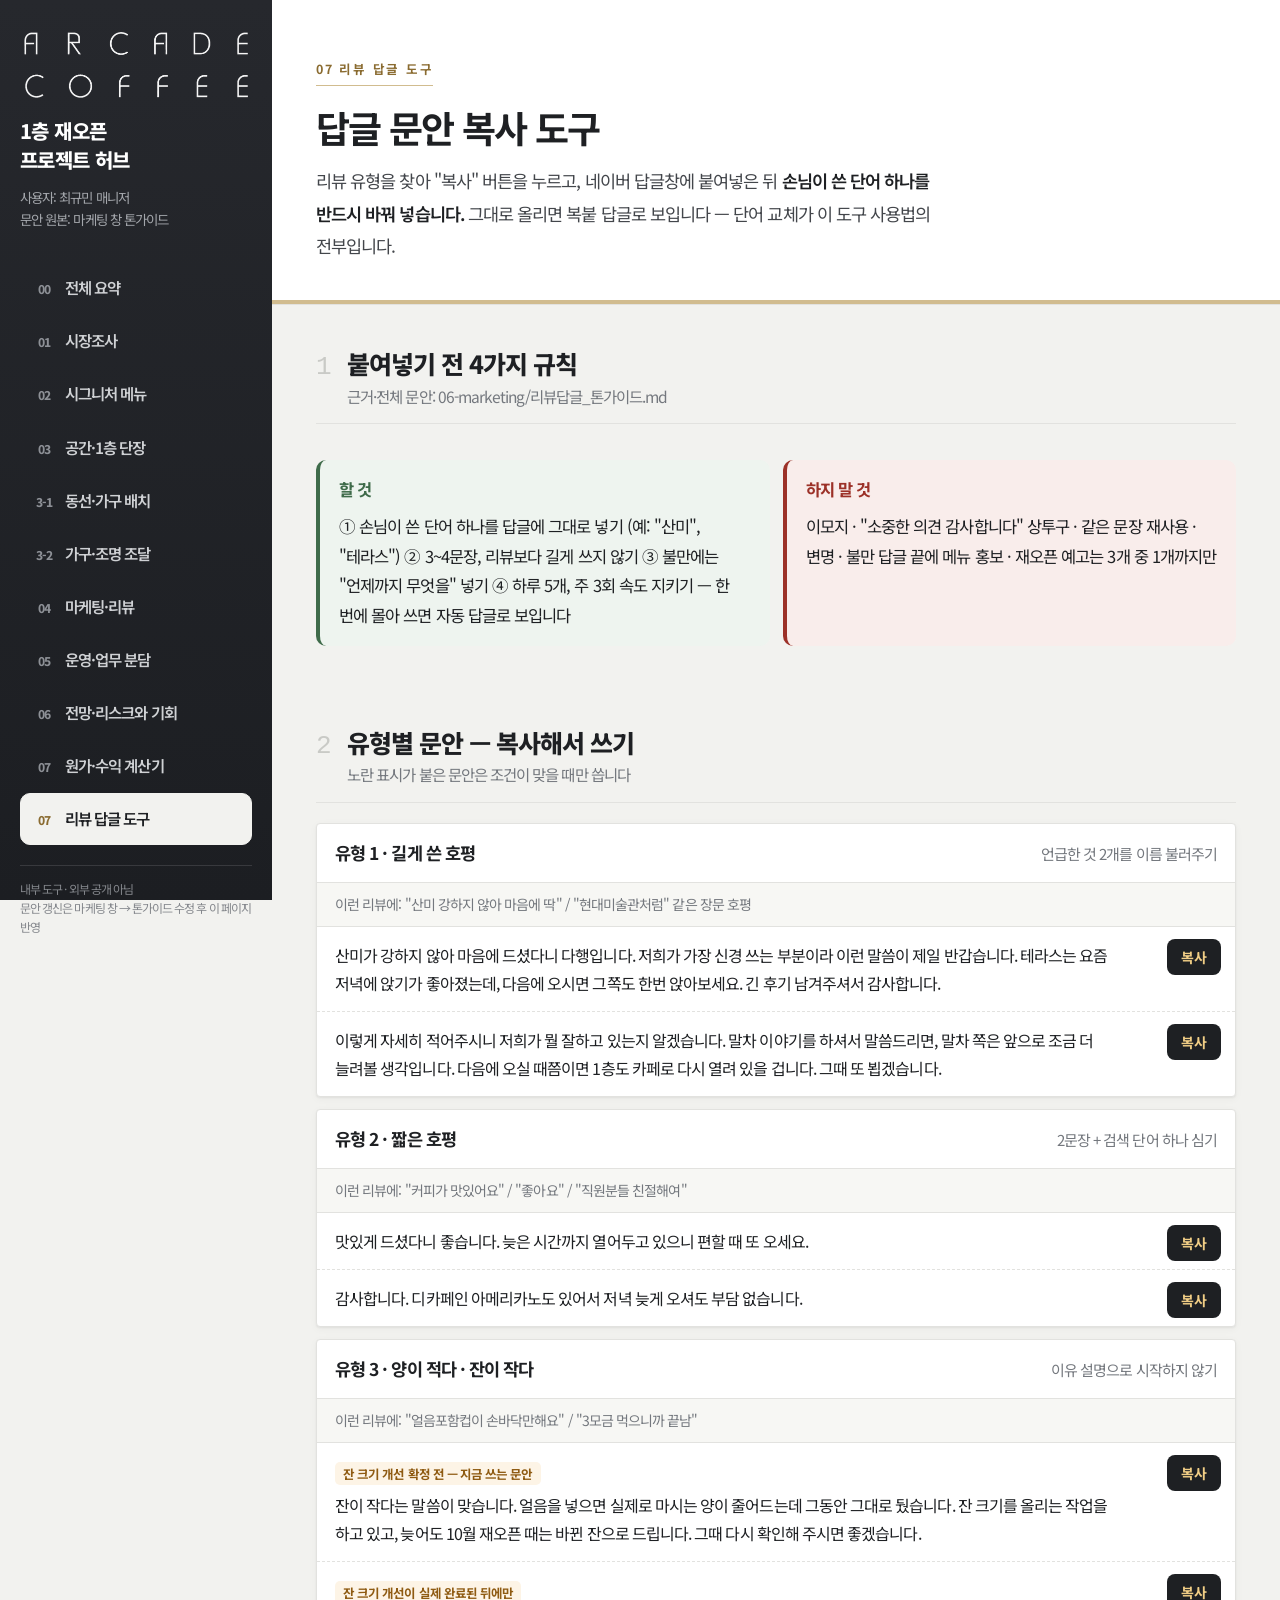
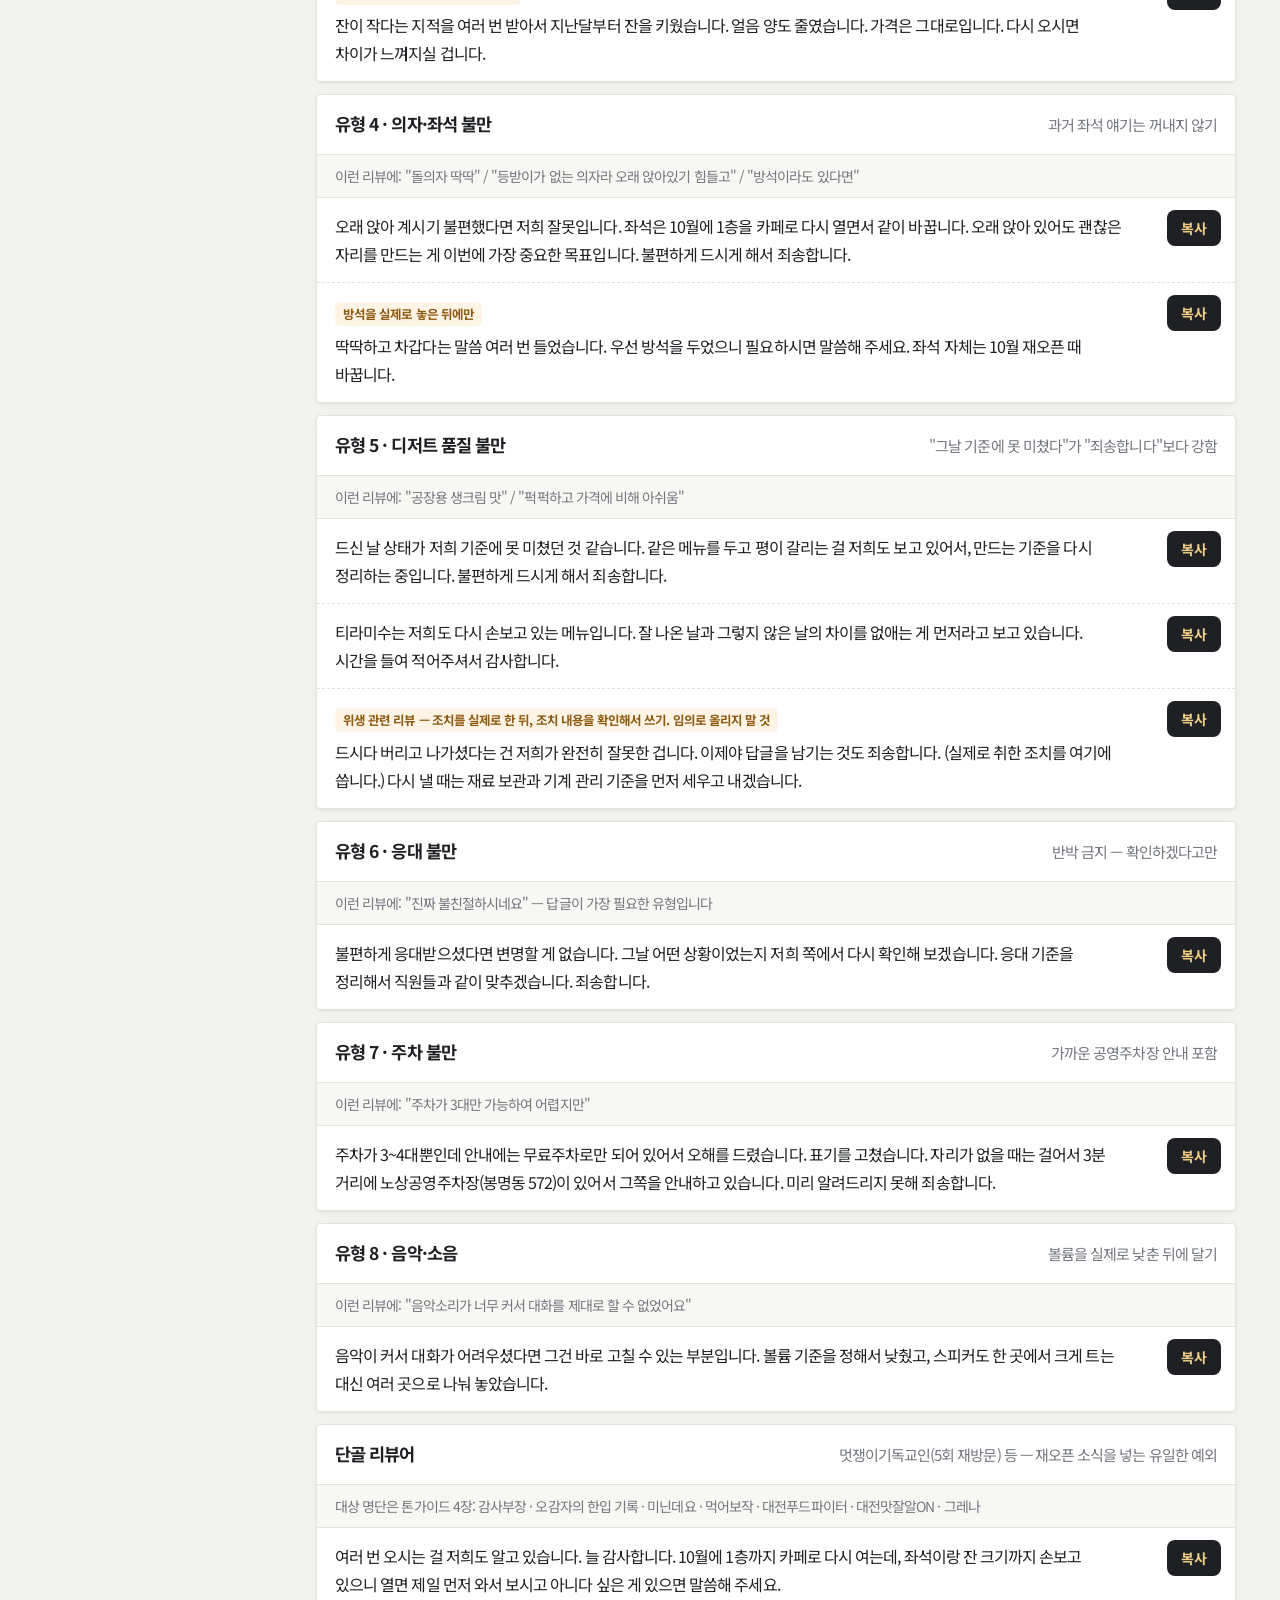
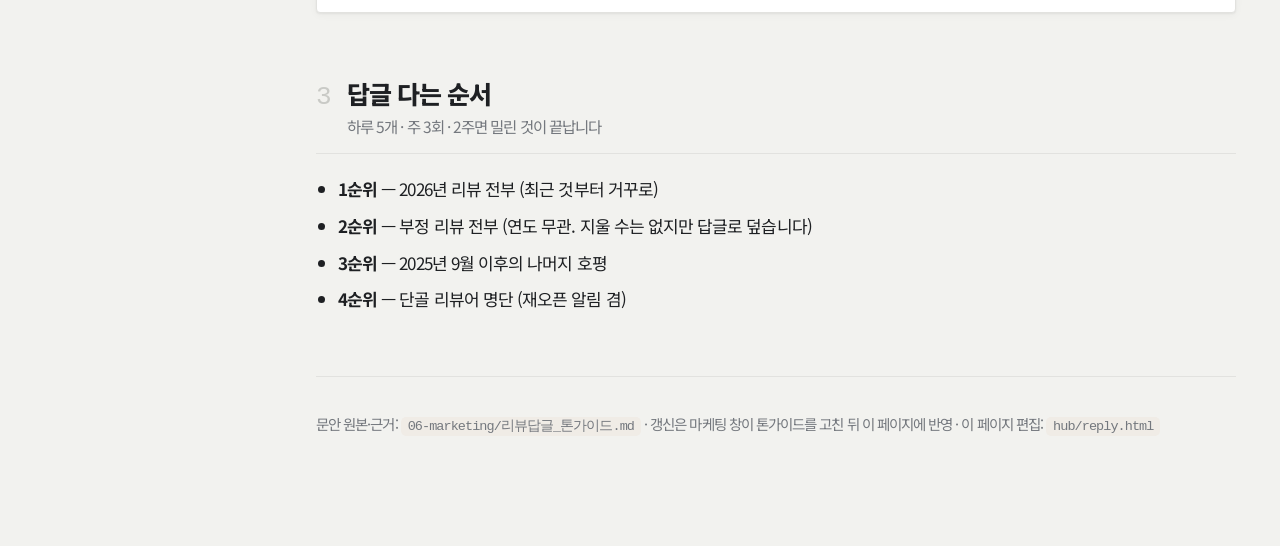
<file: reply.html>
<!DOCTYPE html>
<html lang="ko">
<head>
<meta charset="utf-8">
<meta name="viewport" content="width=device-width, initial-scale=1">
<meta name="robots" content="noindex, nofollow">
<title>아케이드커피 — 리뷰 답글 도구</title>
<link href="https://fonts.googleapis.com/css2?family=Noto+Sans+KR:wght@400;600;700;800&display=swap" rel="stylesheet">
<link rel="stylesheet" href="style.css?v=31">
<style>
  .rp{background:var(--card);border:1px solid var(--line);border-radius:var(--r);box-shadow:var(--sh-1);margin:12px 0;overflow:hidden}
  .rp .hd{padding:14px 18px;border-bottom:1px solid var(--line);display:flex;justify-content:space-between;gap:12px;align-items:baseline;flex-wrap:wrap}
  .rp .hd b{font-size:17.5px}
  .rp .ex{font-size:14px;color:var(--sub);padding:10px 18px;background:#f7f7f4;border-bottom:1px solid var(--line);line-height:1.6}
  .tpl{position:relative;padding:14px 18px 14px;border-bottom:1px dashed var(--line)}
  .tpl:last-child{border-bottom:0}
  .tpl p{margin:0 96px 0 0;font-size:16px;line-height:1.75}
  .tpl .cond{display:inline-block;background:var(--warn-tint);color:var(--warn);font-size:12.5px;font-weight:700;border-radius:5px;padding:1px 8px;margin-bottom:6px}
  .copy{position:absolute;right:14px;top:12px;background:var(--ink);color:#f0cd85;border:0;border-radius:8px;
    padding:8px 14px;font-size:14px;font-weight:700;cursor:pointer;font-family:inherit}
  .copy:hover{background:#000}
  .copy.done{background:var(--ok);color:#fff}
  .rules{display:grid;grid-template-columns:1fr 1fr;gap:13px}
  @media (max-width:980px){.rules{grid-template-columns:1fr}.tpl p{margin-right:0;margin-bottom:38px}}
</style>
<link rel="icon" href="data:image/svg+xml,<svg xmlns='http://www.w3.org/2000/svg' viewBox='0 0 100 100'><text y='.9em' font-size='90'>☕</text></svg>">
</head>
<body>
<div class="app">

<aside class="side">
  <div>
    <div class="mark"><img src="assets/brand/logo-white.png" alt="ARCADE COFFEE"><span class="mark-txt">ARCADE<br>COFFEE</span></div>
    <h1>1층 재오픈<br>프로젝트 허브</h1>
    <p class="meta">사용자: 최규민 매니저<br>문안 원본: 마케팅 창 톤가이드</p>
  </div>
  <nav>
    <a href="index.html"><i>00</i><span>전체 요약</span></a>
    <a href="market.html"><i>01</i><span>시장조사</span></a>
    <a href="menu.html"><i>02</i><span>시그니처 메뉴</span></a>
    <a href="space.html"><i>03</i><span>공간·1층 단장</span></a>
    <a href="layout.html"><i>3-1</i><span>동선·가구 배치</span></a>
    <a href="procure.html"><i>3-2</i><span>가구·조명 조달</span></a>
    <a href="marketing.html"><i>04</i><span>마케팅·리뷰</span></a>
    <a href="ops.html"><i>05</i><span>운영·업무 분담</span></a>
    <a href="outlook.html"><i>06</i><span>전망·리스크와 기회</span></a>
    <a href="settle.html"><i>07</i><span>원가·수익 계산기</span></a>
    <a href="reply.html" class="on"><i>07</i><span>리뷰 답글 도구</span></a>
  </nav>
  <div class="foot">내부 도구 · 외부 공개 아님<br>문안 갱신은 마케팅 창 → 톤가이드 수정 후 이 페이지 반영</div>
</aside>

<main class="main">

<div class="hero">
  <div class="inner">
    <span class="eyebrow">07 리뷰 답글 도구</span>
    <h2>답글 문안 복사 도구</h2>
    <p>리뷰 유형을 찾아 "복사" 버튼을 누르고, 네이버 답글창에 붙여넣은 뒤 <b>손님이 쓴 단어 하나를 반드시 바꿔 넣습니다.</b>
    그대로 올리면 복붙 답글로 보입니다 — 단어 교체가 이 도구 사용법의 전부입니다.</p>
  </div>
</div>

<div class="inner">

<section id="rules">
  <div class="sec-h"><span class="no">1</span><div>
    <h3>붙여넣기 전 4가지 규칙</h3>
    <p class="sub">근거·전체 문안: 06-marketing/리뷰답글_톤가이드.md</p>
  </div></div>
  <div class="rule"></div>
  <div class="rules">
    <div class="note good">
      <b>할 것</b>
      ① 손님이 쓴 단어 하나를 답글에 그대로 넣기 (예: "산미", "테라스")
      ② 3~4문장, 리뷰보다 길게 쓰지 않기
      ③ 불만에는 "언제까지 무엇을" 넣기
      ④ 하루 5개, 주 3회 속도 지키기 — 한 번에 몰아 쓰면 자동 답글로 보입니다
    </div>
    <div class="note flag">
      <b>하지 말 것</b>
      이모지 · "소중한 의견 감사합니다" 상투구 · 같은 문장 재사용 · 변명 ·
      불만 답글 끝에 메뉴 홍보 · 재오픈 예고는 3개 중 1개까지만
    </div>
  </div>
</section>

<section id="tpls">
  <div class="sec-h"><span class="no">2</span><div>
    <h3>유형별 문안 — 복사해서 쓰기</h3>
    <p class="sub">노란 표시가 붙은 문안은 조건이 맞을 때만 씁니다</p>
  </div></div>
  <div class="rule"></div>

  <div class="rp">
    <div class="hd"><b>유형 1 · 길게 쓴 호평</b><span class="muted">언급한 것 2개를 이름 불러주기</span></div>
    <div class="ex">이런 리뷰에: "산미 강하지 않아 마음에 딱" / "현대미술관처럼" 같은 장문 호평</div>
    <div class="tpl"><p>산미가 강하지 않아 마음에 드셨다니 다행입니다. 저희가 가장 신경 쓰는 부분이라 이런 말씀이 제일 반갑습니다. 테라스는 요즘 저녁에 앉기가 좋아졌는데, 다음에 오시면 그쪽도 한번 앉아보세요. 긴 후기 남겨주셔서 감사합니다.</p><button class="copy">복사</button></div>
    <div class="tpl"><p>이렇게 자세히 적어주시니 저희가 뭘 잘하고 있는지 알겠습니다. 말차 이야기를 하셔서 말씀드리면, 말차 쪽은 앞으로 조금 더 늘려볼 생각입니다. 다음에 오실 때쯤이면 1층도 카페로 다시 열려 있을 겁니다. 그때 또 뵙겠습니다.</p><button class="copy">복사</button></div>
  </div>

  <div class="rp">
    <div class="hd"><b>유형 2 · 짧은 호평</b><span class="muted">2문장 + 검색 단어 하나 심기</span></div>
    <div class="ex">이런 리뷰에: "커피가 맛있어요" / "좋아요" / "직원분들 친절해여"</div>
    <div class="tpl"><p>맛있게 드셨다니 좋습니다. 늦은 시간까지 열어두고 있으니 편할 때 또 오세요.</p><button class="copy">복사</button></div>
    <div class="tpl"><p>감사합니다. 디카페인 아메리카노도 있어서 저녁 늦게 오셔도 부담 없습니다.</p><button class="copy">복사</button></div>
  </div>

  <div class="rp">
    <div class="hd"><b>유형 3 · 양이 적다 · 잔이 작다</b><span class="muted">이유 설명으로 시작하지 않기</span></div>
    <div class="ex">이런 리뷰에: "얼음포함컵이 손바닥만해요" / "3모금 먹으니까 끝남"</div>
    <div class="tpl"><span class="cond">잔 크기 개선 확정 전 — 지금 쓰는 문안</span><p>잔이 작다는 말씀이 맞습니다. 얼음을 넣으면 실제로 마시는 양이 줄어드는데 그동안 그대로 뒀습니다. 잔 크기를 올리는 작업을 하고 있고, 늦어도 10월 재오픈 때는 바뀐 잔으로 드립니다. 그때 다시 확인해 주시면 좋겠습니다.</p><button class="copy">복사</button></div>
    <div class="tpl"><span class="cond">잔 크기 개선이 실제 완료된 뒤에만</span><p>잔이 작다는 지적을 여러 번 받아서 지난달부터 잔을 키웠습니다. 얼음 양도 줄였습니다. 가격은 그대로입니다. 다시 오시면 차이가 느껴지실 겁니다.</p><button class="copy">복사</button></div>
  </div>

  <div class="rp">
    <div class="hd"><b>유형 4 · 의자·좌석 불만</b><span class="muted">과거 좌석 얘기는 꺼내지 않기</span></div>
    <div class="ex">이런 리뷰에: "돌의자 딱딱" / "등받이가 없는 의자라 오래 앉아있기 힘들고" / "방석이라도 있다면"</div>
    <div class="tpl"><p>오래 앉아 계시기 불편했다면 저희 잘못입니다. 좌석은 10월에 1층을 카페로 다시 열면서 같이 바꿉니다. 오래 앉아 있어도 괜찮은 자리를 만드는 게 이번에 가장 중요한 목표입니다. 불편하게 드시게 해서 죄송합니다.</p><button class="copy">복사</button></div>
    <div class="tpl"><span class="cond">방석을 실제로 놓은 뒤에만</span><p>딱딱하고 차갑다는 말씀 여러 번 들었습니다. 우선 방석을 두었으니 필요하시면 말씀해 주세요. 좌석 자체는 10월 재오픈 때 바꿉니다.</p><button class="copy">복사</button></div>
  </div>

  <div class="rp">
    <div class="hd"><b>유형 5 · 디저트 품질 불만</b><span class="muted">"그날 기준에 못 미쳤다"가 "죄송합니다"보다 강함</span></div>
    <div class="ex">이런 리뷰에: "공장용 생크림 맛" / "퍽퍽하고 가격에 비해 아쉬움"</div>
    <div class="tpl"><p>드신 날 상태가 저희 기준에 못 미쳤던 것 같습니다. 같은 메뉴를 두고 평이 갈리는 걸 저희도 보고 있어서, 만드는 기준을 다시 정리하는 중입니다. 불편하게 드시게 해서 죄송합니다.</p><button class="copy">복사</button></div>
    <div class="tpl"><p>티라미수는 저희도 다시 손보고 있는 메뉴입니다. 잘 나온 날과 그렇지 않은 날의 차이를 없애는 게 먼저라고 보고 있습니다. 시간을 들여 적어주셔서 감사합니다.</p><button class="copy">복사</button></div>
    <div class="tpl"><span class="cond">위생 관련 리뷰 — 조치를 실제로 한 뒤, 조치 내용을 확인해서 쓰기. 임의로 올리지 말 것</span><p>드시다 버리고 나가셨다는 건 저희가 완전히 잘못한 겁니다. 이제야 답글을 남기는 것도 죄송합니다. (실제로 취한 조치를 여기에 씁니다.) 다시 낼 때는 재료 보관과 기계 관리 기준을 먼저 세우고 내겠습니다.</p><button class="copy">복사</button></div>
  </div>

  <div class="rp">
    <div class="hd"><b>유형 6 · 응대 불만</b><span class="muted">반박 금지 — 확인하겠다고만</span></div>
    <div class="ex">이런 리뷰에: "진짜 불친절하시네요" — 답글이 가장 필요한 유형입니다</div>
    <div class="tpl"><p>불편하게 응대받으셨다면 변명할 게 없습니다. 그날 어떤 상황이었는지 저희 쪽에서 다시 확인해 보겠습니다. 응대 기준을 정리해서 직원들과 같이 맞추겠습니다. 죄송합니다.</p><button class="copy">복사</button></div>
  </div>

  <div class="rp">
    <div class="hd"><b>유형 7 · 주차 불만</b><span class="muted">가까운 공영주차장 안내 포함</span></div>
    <div class="ex">이런 리뷰에: "주차가 3대만 가능하여 어렵지만"</div>
    <div class="tpl"><p>주차가 3~4대뿐인데 안내에는 무료주차로만 되어 있어서 오해를 드렸습니다. 표기를 고쳤습니다. 자리가 없을 때는 걸어서 3분 거리에 노상공영주차장(봉명동 572)이 있어서 그쪽을 안내하고 있습니다. 미리 알려드리지 못해 죄송합니다.</p><button class="copy">복사</button></div>
  </div>

  <div class="rp">
    <div class="hd"><b>유형 8 · 음악·소음</b><span class="muted">볼륨을 실제로 낮춘 뒤에 달기</span></div>
    <div class="ex">이런 리뷰에: "음악소리가 너무 커서 대화를 제대로 할 수 없었어요"</div>
    <div class="tpl"><p>음악이 커서 대화가 어려우셨다면 그건 바로 고칠 수 있는 부분입니다. 볼륨 기준을 정해서 낮췄고, 스피커도 한 곳에서 크게 트는 대신 여러 곳으로 나눠 놓았습니다.</p><button class="copy">복사</button></div>
  </div>

  <div class="rp">
    <div class="hd"><b>단골 리뷰어</b><span class="muted">멋쟁이기독교인(5회 재방문) 등 — 재오픈 소식을 넣는 유일한 예외</span></div>
    <div class="ex">대상 명단은 톤가이드 4장: 감사부장 · 오감자의 한입 기록 · 미닌데요 · 먹어보작 · 대전푸드파이터 · 대전맛잘알ON · 그레나</div>
    <div class="tpl"><p>여러 번 오시는 걸 저희도 알고 있습니다. 늘 감사합니다. 10월에 1층까지 카페로 다시 여는데, 좌석이랑 잔 크기까지 손보고 있으니 열면 제일 먼저 와서 보시고 아니다 싶은 게 있으면 말씀해 주세요.</p><button class="copy">복사</button></div>
  </div>
</section>

<section id="order">
  <div class="sec-h"><span class="no">3</span><div>
    <h3>답글 다는 순서</h3>
    <p class="sub">하루 5개 · 주 3회 · 2주면 밀린 것이 끝납니다</p>
  </div></div>
  <div class="rule"></div>
  <ul class="tight">
    <li><b>1순위</b> — 2026년 리뷰 전부 (최근 것부터 거꾸로)</li>
    <li><b>2순위</b> — 부정 리뷰 전부 (연도 무관. 지울 수는 없지만 답글로 덮습니다)</li>
    <li><b>3순위</b> — 2025년 9월 이후의 나머지 호평</li>
    <li><b>4순위</b> — 단골 리뷰어 명단 (재오픈 알림 겸)</li>
  </ul>
</section>

<footer>
  <p>문안 원본·근거: <code>06-marketing/리뷰답글_톤가이드.md</code> · 갱신은 마케팅 창이 톤가이드를 고친 뒤 이 페이지에 반영 · 이 페이지 편집: <code>hub/reply.html</code></p>
</footer>

</div>
</main>
</div>

<script>
// 복사 버튼 — 문안만 복사되고, 조건 라벨은 복사되지 않는다
document.querySelectorAll(".copy").forEach(function (btn) {
  btn.addEventListener("click", function () {
    var text = btn.parentElement.querySelector("p").innerText;
    function ok() {
      btn.textContent = "복사됨";
      btn.classList.add("done");
      setTimeout(function () { btn.textContent = "복사"; btn.classList.remove("done"); }, 1800);
    }
    function fallback() {
      var ta = document.createElement("textarea");
      ta.value = text; document.body.appendChild(ta); ta.select();
      document.execCommand("copy"); document.body.removeChild(ta); ok();
    }
    if (navigator.clipboard && navigator.clipboard.writeText) {
      navigator.clipboard.writeText(text).then(ok).catch(fallback);
    } else {
      var ta = document.createElement("textarea");
      ta.value = text; document.body.appendChild(ta); ta.select();
      document.execCommand("copy"); document.body.removeChild(ta); ok();
    }
  });
});
</script>
<script src="assets/lightbox.js?v=5" defer></script>
<script src="assets/mobile-table.js?v=6" defer></script>
</body>
</html>
</file>
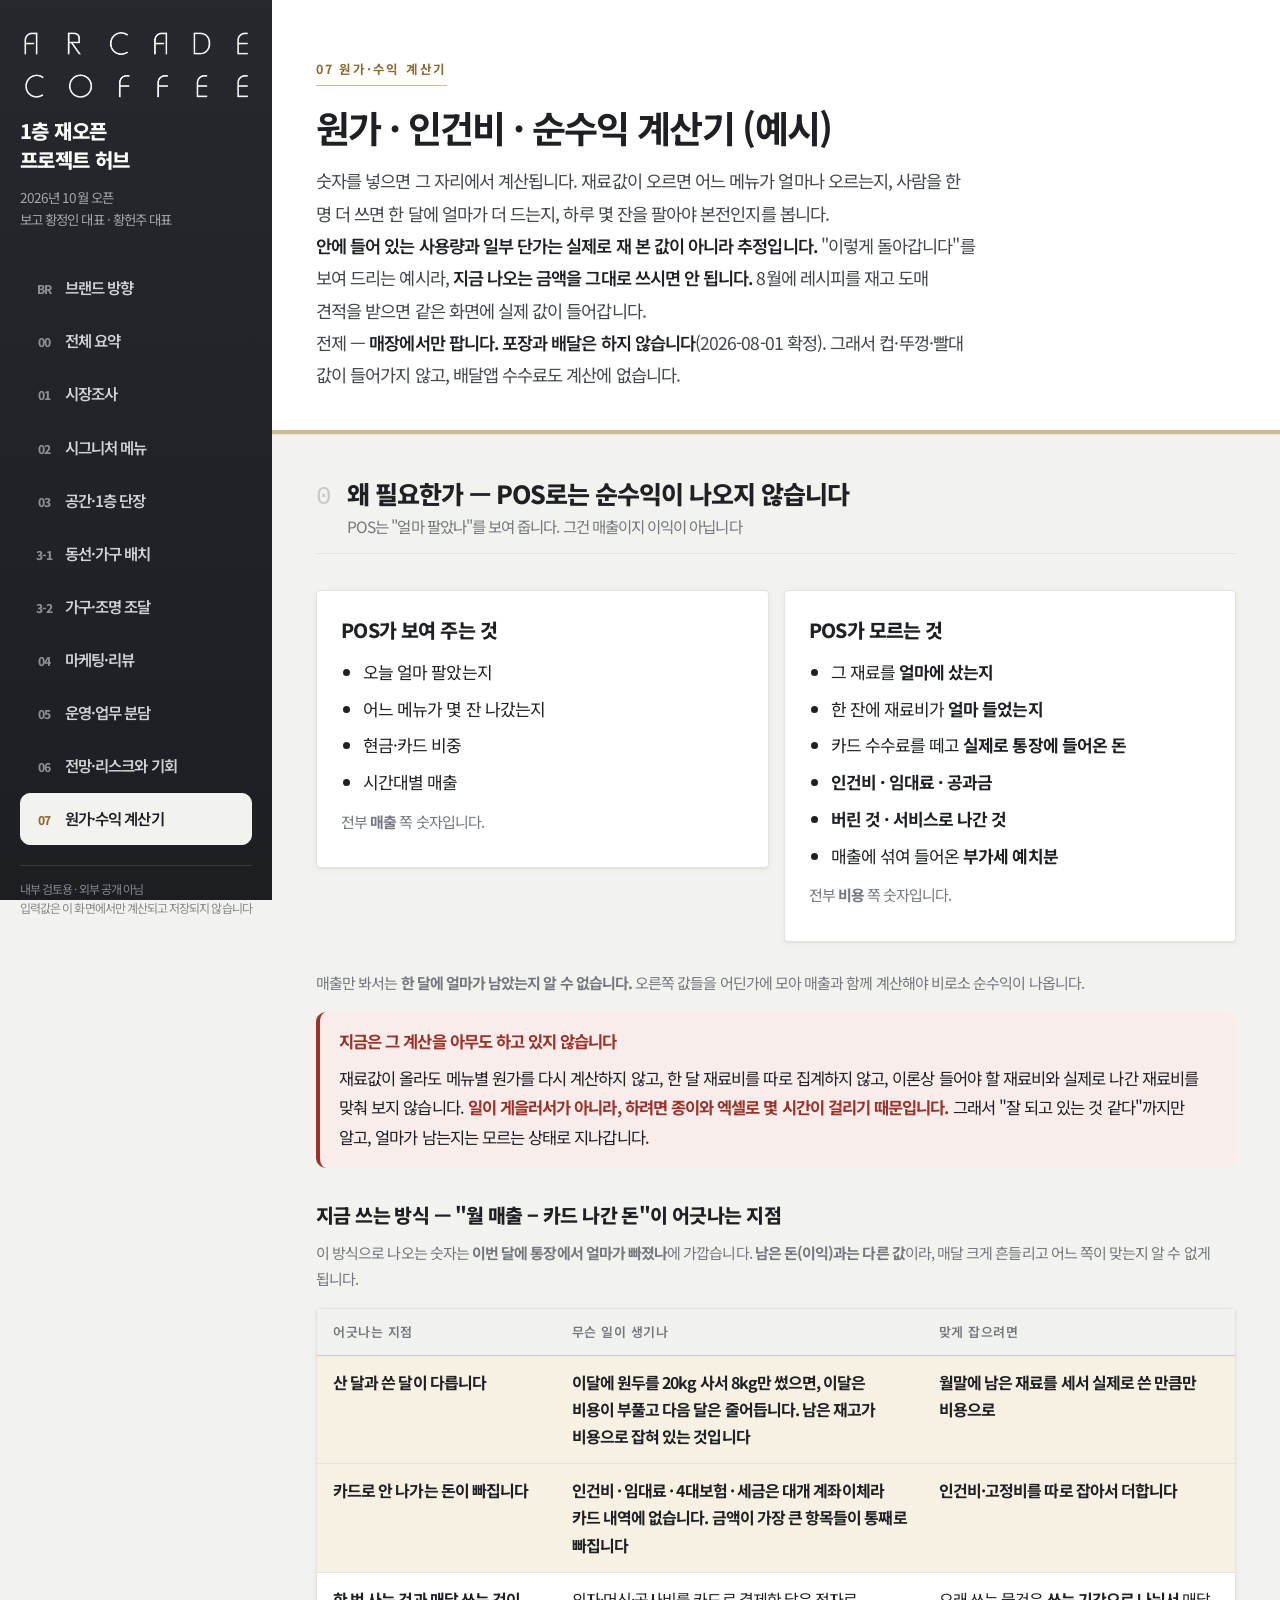
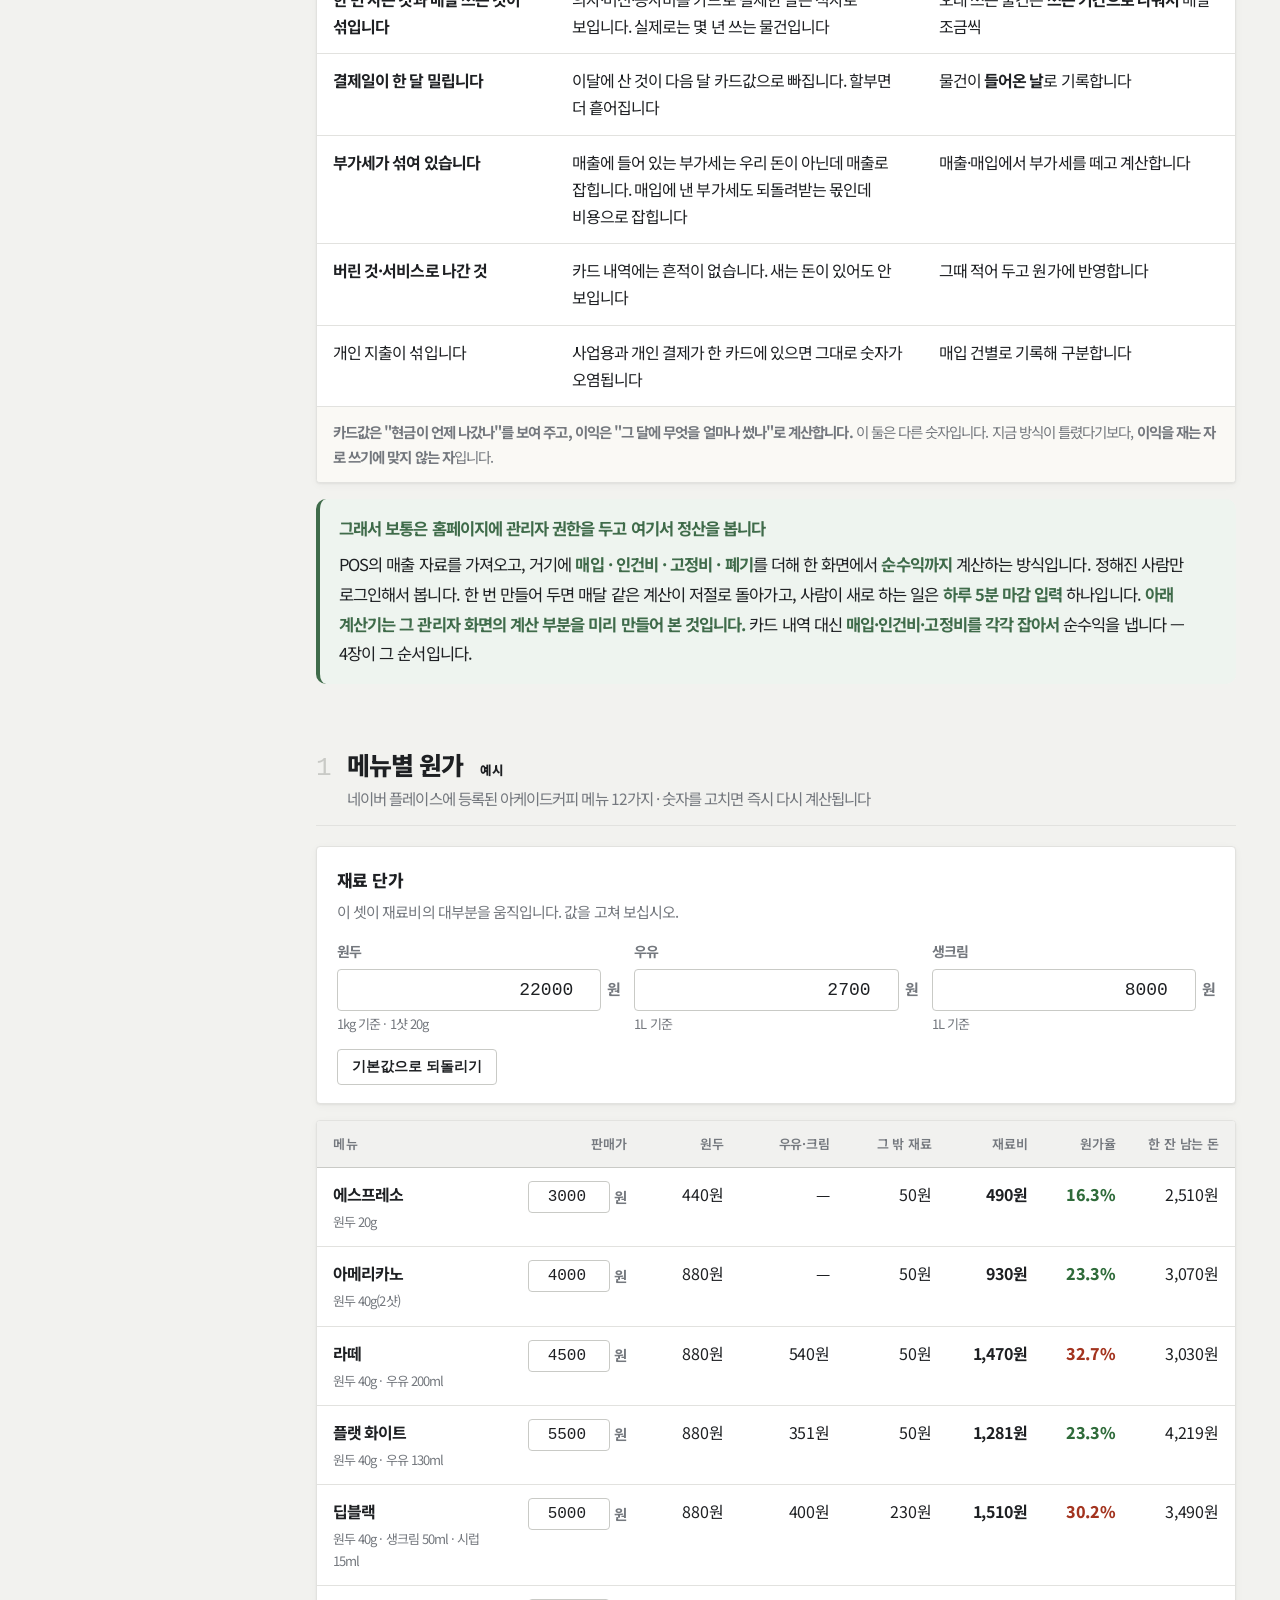
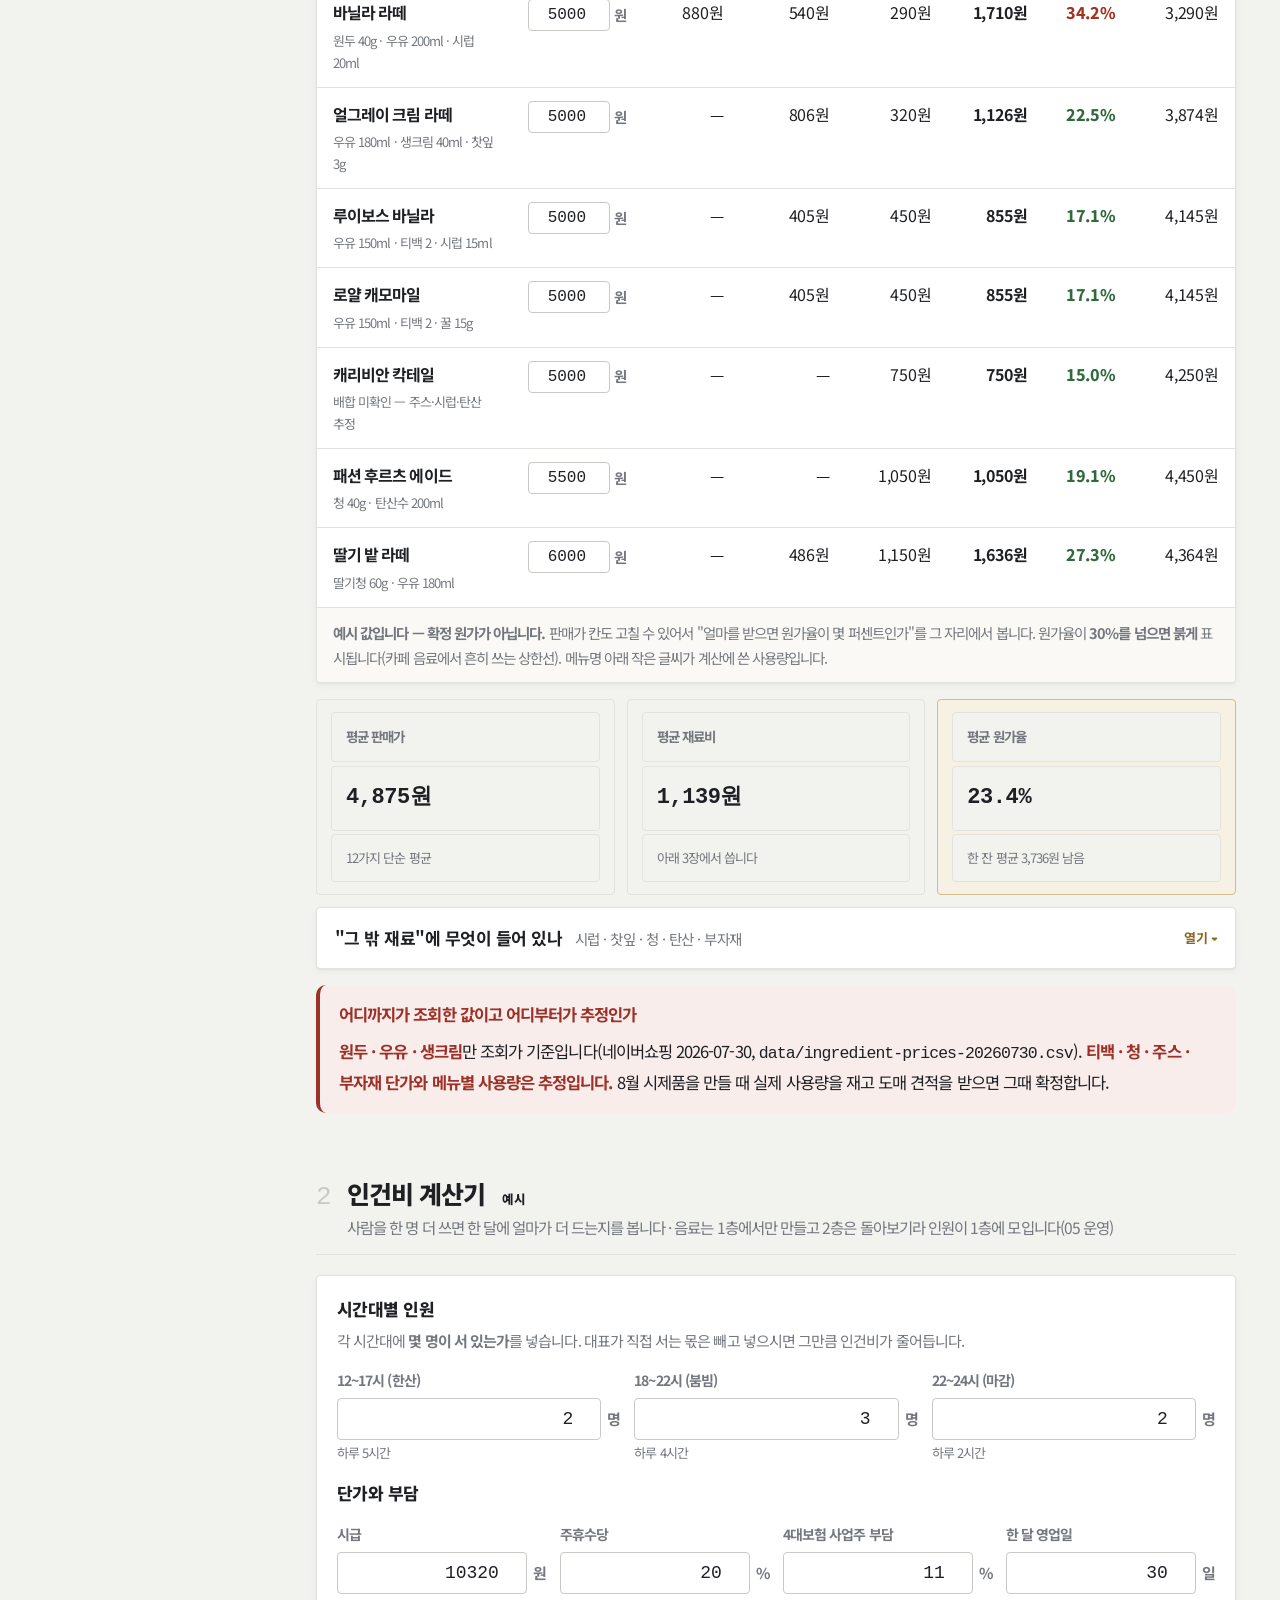
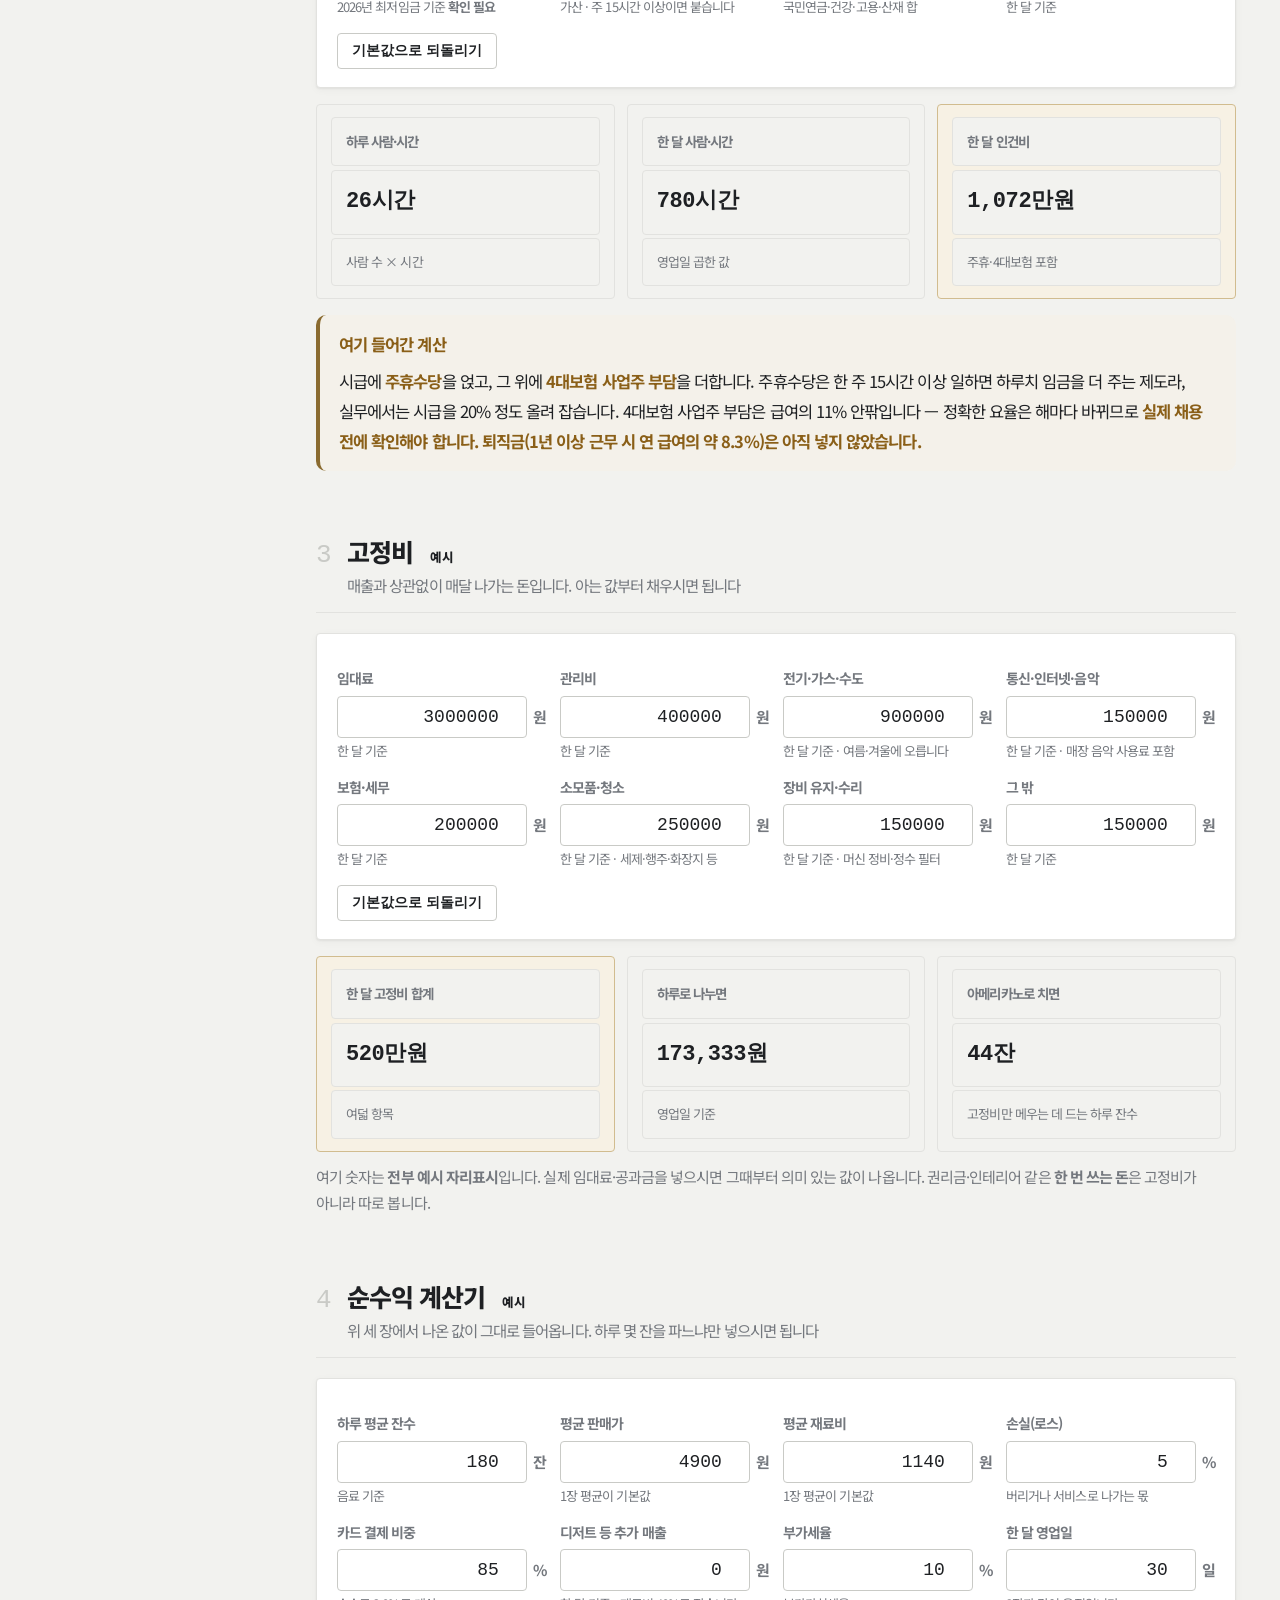
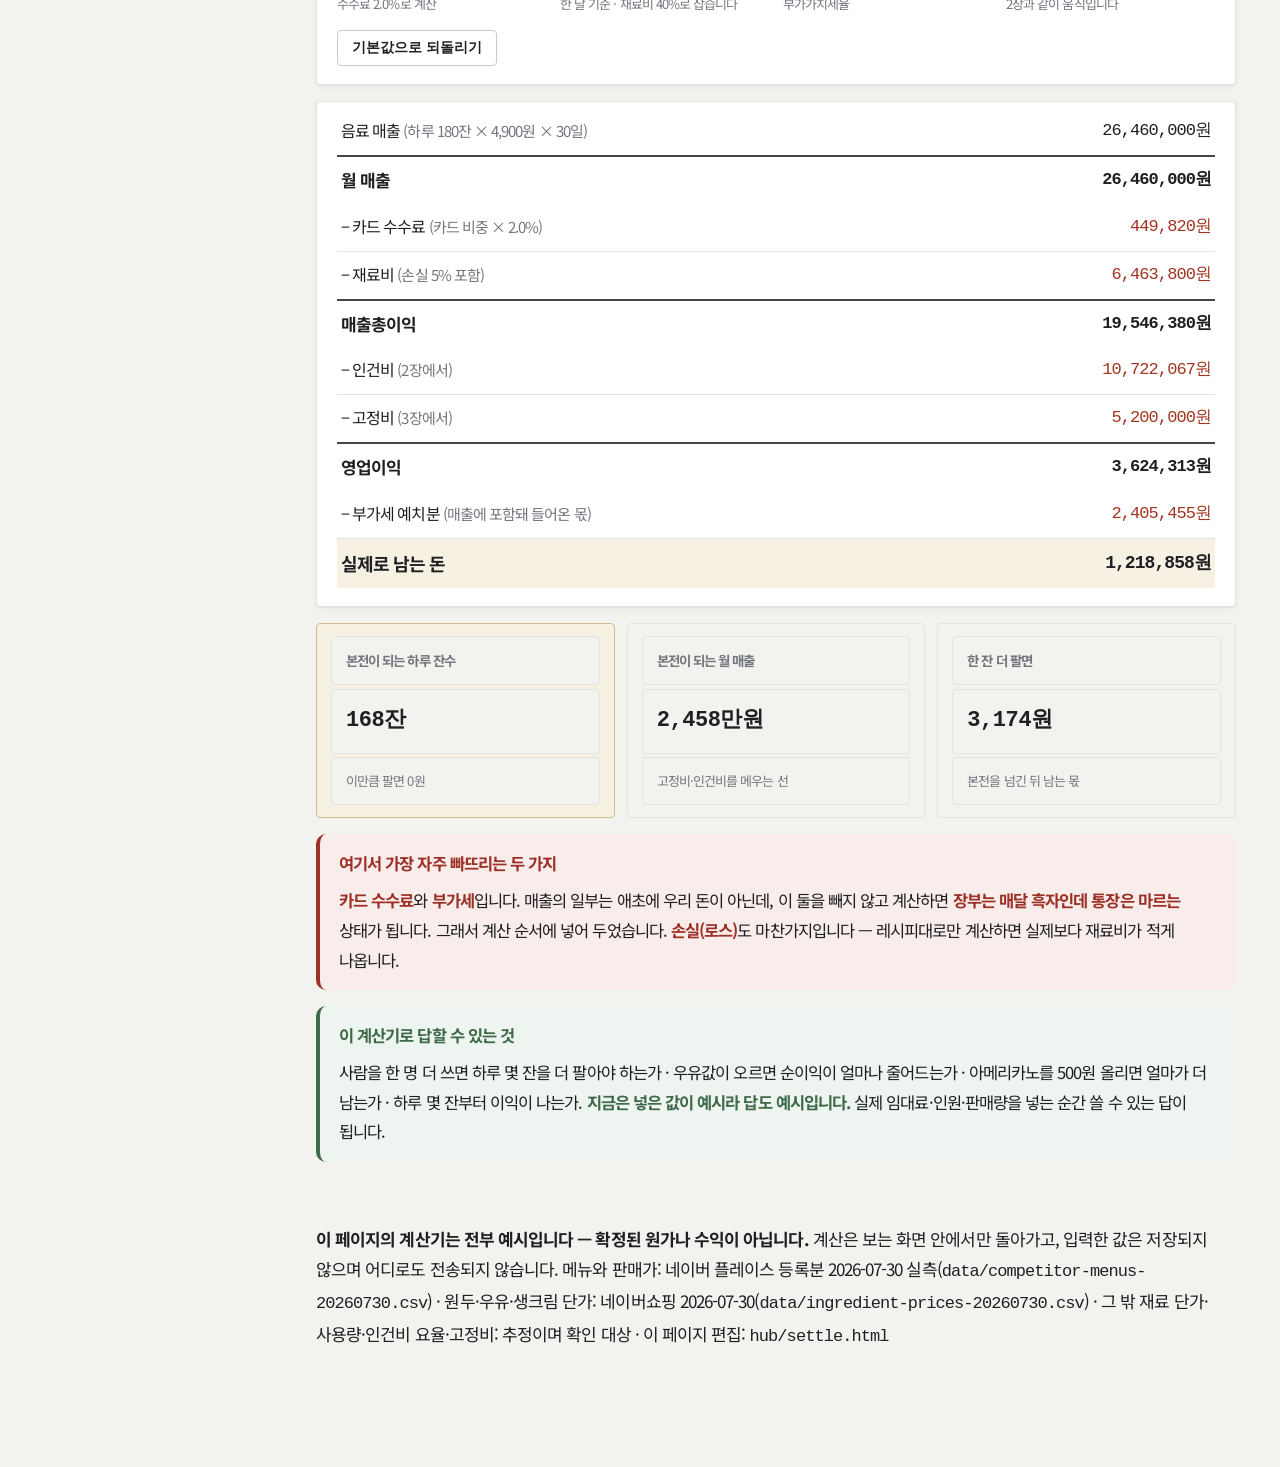
<file: settle.html>
<!DOCTYPE html>
<html lang="ko">
<head>
<meta charset="utf-8">
<meta name="viewport" content="width=device-width, initial-scale=1">
<meta name="robots" content="noindex, nofollow">
<title>아케이드커피 — 원가·수익 계산기</title>
<link href="https://fonts.googleapis.com/css2?family=Noto+Sans+KR:wght@400;600;700;800&display=swap" rel="stylesheet">
<link rel="stylesheet" href="style.css?v=31">
<style>
  .calc{background:var(--card);border:1px solid var(--line);border-radius:var(--r);
    box-shadow:var(--sh-1);padding:18px 20px;margin:16px 0}
  .calc h4{margin:0 0 4px;font-size:17px}
  .knobs{display:grid;grid-template-columns:repeat(3,1fr);gap:14px;margin:14px 0 4px}
  .knobs.k2{grid-template-columns:repeat(2,1fr)}
  .knobs.k4{grid-template-columns:repeat(4,1fr)}
  .knob label{display:block;font-size:14px;color:var(--sub);font-weight:700;margin-bottom:5px}
  .knob input{width:100%;box-sizing:border-box;padding:10px 12px;font-size:18px;font-family:var(--mono);
    text-align:right;border:1px solid var(--line-2);border-radius:var(--r);background:#fff;color:var(--ink)}
  .knob input:focus{outline:2px solid var(--amber);outline-offset:-1px}
  .knob .u{font-size:13px;color:var(--sub);margin-top:4px;display:block;line-height:1.45}
  .calc .reset{margin-top:12px;padding:8px 14px;font-size:14px;font-weight:700;cursor:pointer;
    border:1px solid var(--line-2);border-radius:var(--r);background:#fff;color:var(--ink)}
  .warn{color:#a3341f;font-weight:800}
  .ok2{color:#2f6b3a;font-weight:800}
  .use{display:block;font-size:13px;color:var(--sub);font-weight:400;margin-top:3px}
  td.edit input{width:82px;padding:6px 8px;font-size:16px;font-family:var(--mono);text-align:right;
    border:1px solid var(--line-2);border-radius:var(--r);background:#fff;color:var(--ink)}
  td.edit .iw{display:inline-flex;align-items:center;gap:4px}
  td.edit .iw i{font-style:normal;font-size:14.5px;color:var(--sub);font-weight:700}
  .knob .iw{display:flex;align-items:center;gap:6px}
  .knob .iw i{font-style:normal;font-size:15px;color:var(--sub);font-weight:700;flex:0 0 auto}
  /* 결과 줄 */
  .out{display:grid;grid-template-columns:repeat(3,1fr);gap:12px;margin:14px 0 2px}
  .out div{background:var(--paper);border:1px solid var(--line);border-radius:var(--r);padding:12px 14px}
  .out .l{font-size:13.5px;color:var(--sub);font-weight:700}
  .out .v{font-family:var(--mono);font-size:22px;font-weight:800;margin-top:4px;letter-spacing:-.02em}
  .out .n2{font-size:13px;color:var(--sub);margin-top:3px}
  .out .hi{background:var(--brass-tint);border-color:var(--amber)}
  /* 손익 표 */
  .pl{width:100%;border-collapse:collapse}
  .pl td{padding:9px 4px;border-bottom:1px solid var(--line)}
  .pl td:last-child{text-align:right;font-family:var(--mono);font-size:17px;white-space:nowrap}
  .pl tr.sum td{border-top:2px solid var(--ink-2);border-bottom:0;font-weight:800;font-size:17px}
  .pl tr.final td{background:var(--brass-tint);font-weight:800;font-size:18px}
  .pl .minus td:last-child{color:#a3341f}
  @media (max-width:560px){
    .knobs,.knobs.k2,.knobs.k4{grid-template-columns:1fr;gap:11px}
    .knob input{font-size:19px}
    td.edit input{width:96px;font-size:17px}
    .use{font-size:14.5px}
    .out{grid-template-columns:1fr}
    .out .v{font-size:24px}
    .pl{display:table;width:100%}
    .pl tbody{display:table-row-group}
    .pl tr{display:table-row}
    .pl td{display:table-cell;padding:11px 2px;font-size:16px}
    .pl td:last-child{font-size:16.5px}
  }
</style>
<link rel="icon" href="data:image/svg+xml,<svg xmlns='http://www.w3.org/2000/svg' viewBox='0 0 100 100'><text y='.9em' font-size='90'>☕</text></svg>">
</head>
<body>
<div class="app">

<aside class="side">
  <div>
    <div class="mark"><img src="assets/brand/logo-white.png" alt="ARCADE COFFEE"><span class="mark-txt">ARCADE<br>COFFEE</span></div>
    <h1>1층 재오픈<br>프로젝트 허브</h1>
    <p class="meta">2026년 10월 오픈<br>보고 황정인 대표 · 황헌주 대표</p>
  </div>
  <nav>
    <a href="brand.html"><i>BR</i><span>브랜드 방향</span></a>
    <a href="index.html"><i>00</i><span>전체 요약</span></a>
    <a href="market.html"><i>01</i><span>시장조사</span></a>
    <a href="menu.html"><i>02</i><span>시그니처 메뉴</span></a>
    <a href="space.html"><i>03</i><span>공간·1층 단장</span></a>
    <a href="layout.html"><i>3-1</i><span>동선·가구 배치</span></a>
    <a href="procure.html"><i>3-2</i><span>가구·조명 조달</span></a>
    <a href="marketing.html"><i>04</i><span>마케팅·리뷰</span></a>
    <a href="ops.html"><i>05</i><span>운영·업무 분담</span></a>
    <a href="outlook.html"><i>06</i><span>전망·리스크와 기회</span></a>
    <a href="settle.html" class="on"><i>07</i><span>원가·수익 계산기</span></a>
  </nav>
  <div class="foot">내부 검토용 · 외부 공개 아님<br>입력값은 이 화면에서만 계산되고 저장되지 않습니다</div>
</aside>

<main class="main">

<div class="hero">
  <div class="inner">
    <span class="eyebrow">07 원가·수익 계산기</span>
    <h2>원가 · 인건비 · 순수익 계산기 (예시)</h2>
    <p>숫자를 넣으면 그 자리에서 계산됩니다. 재료값이 오르면 어느 메뉴가 얼마나 오르는지,
    사람을 한 명 더 쓰면 한 달에 얼마가 더 드는지, 하루 몇 잔을 팔아야 본전인지를 봅니다.</p>
    <p><b>안에 들어 있는 사용량과 일부 단가는 실제로 재 본 값이 아니라 추정입니다.</b>
    "이렇게 돌아갑니다"를 보여 드리는 예시라, <b>지금 나오는 금액을 그대로 쓰시면 안 됩니다.</b>
    8월에 레시피를 재고 도매 견적을 받으면 같은 화면에 실제 값이 들어갑니다.</p>
    <p class="muted">전제 — <b>매장에서만 팝니다. 포장과 배달은 하지 않습니다</b>(2026-08-01 확정).
    그래서 컵·뚜껑·빨대 값이 들어가지 않고, 배달앱 수수료도 계산에 없습니다.</p>
  </div>
</div>

<div class="inner">

<section id="intro">
  <div class="sec-h"><span class="no">0</span><div>
    <h3>왜 필요한가 — POS로는 순수익이 나오지 않습니다</h3>
    <p class="sub">POS는 "얼마 팔았나"를 보여 줍니다. 그건 매출이지 이익이 아닙니다</p>
  </div></div>
  <div class="rule"></div>

  <div class="cols2">
    <div class="card">
      <h4 style="margin-top:2px">POS가 보여 주는 것</h4>
      <ul class="tight">
        <li>오늘 얼마 팔았는지</li>
        <li>어느 메뉴가 몇 잔 나갔는지</li>
        <li>현금·카드 비중</li>
        <li>시간대별 매출</li>
      </ul>
      <p class="muted">전부 <b>매출</b> 쪽 숫자입니다.</p>
    </div>
    <div class="card">
      <h4 style="margin-top:2px">POS가 모르는 것</h4>
      <ul class="tight">
        <li>그 재료를 <b>얼마에 샀는지</b></li>
        <li>한 잔에 재료비가 <b>얼마 들었는지</b></li>
        <li>카드 수수료를 떼고 <b>실제로 통장에 들어온 돈</b></li>
        <li><b>인건비 · 임대료 · 공과금</b></li>
        <li><b>버린 것 · 서비스로 나간 것</b></li>
        <li>매출에 섞여 들어온 <b>부가세 예치분</b></li>
      </ul>
      <p class="muted">전부 <b>비용</b> 쪽 숫자입니다.</p>
    </div>
  </div>
  <p class="muted">매출만 봐서는 <b>한 달에 얼마가 남았는지 알 수 없습니다.</b>
  오른쪽 값들을 어딘가에 모아 매출과 함께 계산해야 비로소 순수익이 나옵니다.</p>

  <div class="note flag">
    <b>지금은 그 계산을 아무도 하고 있지 않습니다</b>
    재료값이 올라도 메뉴별 원가를 다시 계산하지 않고, 한 달 재료비를 따로 집계하지 않고,
    이론상 들어야 할 재료비와 실제로 나간 재료비를 맞춰 보지 않습니다.
    <b>일이 게을러서가 아니라, 하려면 종이와 엑셀로 몇 시간이 걸리기 때문입니다.</b>
    그래서 "잘 되고 있는 것 같다"까지만 알고, 얼마가 남는지는 모르는 상태로 지나갑니다.
  </div>

  <h4>지금 쓰는 방식 — "월 매출 − 카드 나간 돈"이 어긋나는 지점</h4>
  <p class="muted" style="margin:-2px 0 0">이 방식으로 나오는 숫자는 <b>이번 달에 통장에서 얼마가 빠졌나</b>에 가깝습니다.
  <b>남은 돈(이익)과는 다른 값</b>이라, 매달 크게 흔들리고 어느 쪽이 맞는지 알 수 없게 됩니다.</p>
  <div class="tw wrapn"><table>
    <thead><tr><th style="width:26%">어긋나는 지점</th><th style="width:40%">무슨 일이 생기나</th><th>맞게 잡으려면</th></tr></thead>
    <tbody>
      <tr class="us"><td><b>산 달과 쓴 달이 다릅니다</b></td>
      <td>이달에 원두를 20kg 사서 8kg만 썼으면, 이달은 비용이 부풀고 다음 달은 줄어듭니다.
      <b>남은 재고가 비용으로 잡혀 있는 것</b>입니다</td>
      <td>월말에 남은 재료를 세서 <b>실제로 쓴 만큼만</b> 비용으로</td></tr>
      <tr class="us"><td><b>카드로 안 나가는 돈이 빠집니다</b></td>
      <td><b>인건비 · 임대료 · 4대보험 · 세금</b>은 대개 계좌이체라 카드 내역에 없습니다.
      금액이 가장 큰 항목들이 통째로 빠집니다</td>
      <td>인건비·고정비를 따로 잡아서 더합니다</td></tr>
      <tr><td><b>한 번 사는 것과 매달 쓰는 것이 섞입니다</b></td>
      <td>의자·머신·공사비를 카드로 결제한 달은 적자로 보입니다. 실제로는 몇 년 쓰는 물건입니다</td>
      <td>오래 쓰는 물건은 <b>쓰는 기간으로 나눠서</b> 매달 조금씩</td></tr>
      <tr><td><b>결제일이 한 달 밀립니다</b></td>
      <td>이달에 산 것이 다음 달 카드값으로 빠집니다. 할부면 더 흩어집니다</td>
      <td>물건이 <b>들어온 날</b>로 기록합니다</td></tr>
      <tr><td><b>부가세가 섞여 있습니다</b></td>
      <td>매출에 들어 있는 부가세는 우리 돈이 아닌데 매출로 잡힙니다.
      매입에 낸 부가세도 되돌려받는 몫인데 비용으로 잡힙니다</td>
      <td>매출·매입에서 부가세를 떼고 계산합니다</td></tr>
      <tr><td><b>버린 것·서비스로 나간 것</b></td>
      <td>카드 내역에는 흔적이 없습니다. 새는 돈이 있어도 안 보입니다</td>
      <td>그때 적어 두고 원가에 반영합니다</td></tr>
      <tr><td>개인 지출이 섞입니다</td>
      <td>사업용과 개인 결제가 한 카드에 있으면 그대로 숫자가 오염됩니다</td>
      <td>매입 건별로 기록해 구분합니다</td></tr>
    </tbody>
    <caption><b>카드값은 "현금이 언제 나갔나"를 보여 주고, 이익은 "그 달에 무엇을 얼마나 썼나"로 계산합니다.</b>
    이 둘은 다른 숫자입니다. 지금 방식이 틀렸다기보다, <b>이익을 재는 자로 쓰기에 맞지 않는 자</b>입니다.</caption>
  </table></div>

  <div class="note good">
    <b>그래서 보통은 홈페이지에 관리자 권한을 두고 여기서 정산을 봅니다</b>
    POS의 매출 자료를 가져오고, 거기에 <b>매입 · 인건비 · 고정비 · 폐기</b>를 더해
    한 화면에서 <b>순수익까지</b> 계산하는 방식입니다. 정해진 사람만 로그인해서 봅니다.
    한 번 만들어 두면 매달 같은 계산이 저절로 돌아가고, 사람이 새로 하는 일은 <b>하루 5분 마감 입력</b> 하나입니다.
    <b>아래 계산기는 그 관리자 화면의 계산 부분을 미리 만들어 본 것입니다.</b>
    카드 내역 대신 <b>매입·인건비·고정비를 각각 잡아서</b> 순수익을 냅니다 — 4장이 그 순서입니다.
  </div>
</section>

<section id="calc">
  <div class="sec-h"><span class="no">1</span><div>
    <h3>메뉴별 원가 <span class="bdg">예시</span></h3>
    <p class="sub">네이버 플레이스에 등록된 아케이드커피 메뉴 12가지 · 숫자를 고치면 즉시 다시 계산됩니다</p>
  </div></div>
  <div class="rule"></div>

  <div class="calc">
    <h4>재료 단가</h4>
    <p class="muted" style="margin:0">이 셋이 재료비의 대부분을 움직입니다. 값을 고쳐 보십시오.</p>
    <div class="knobs">
      <div class="knob"><label>원두</label><span class="iw"><input id="k-bean" type="number" step="500" value="22000"><i>원</i></span><span class="u">1kg 기준 · 1샷 20g</span></div>
      <div class="knob"><label>우유</label><span class="iw"><input id="k-milk" type="number" step="100" value="2700"><i>원</i></span><span class="u">1L 기준</span></div>
      <div class="knob"><label>생크림</label><span class="iw"><input id="k-cream" type="number" step="100" value="8000"><i>원</i></span><span class="u">1L 기준</span></div>
    </div>
    <button class="reset" id="k-reset">기본값으로 되돌리기</button>
  </div>

  <div class="tw wrapn"><table id="cost-table">
    <thead><tr>
      <th style="width:27%">메뉴</th><th class="n" style="width:13%">판매가</th>
      <th class="n" style="width:12%">원두</th><th class="n" style="width:13%">우유·크림</th>
      <th class="n" style="width:12%">그 밖 재료</th><th class="n" style="width:11%">재료비</th>
      <th class="n" style="width:10%">원가율</th><th class="n" style="width:12%">한 잔 남는 돈</th>
    </tr></thead>
    <tbody></tbody>
    <caption><b>예시 값입니다 — 확정 원가가 아닙니다.</b>
    판매가 칸도 고칠 수 있어서 "얼마를 받으면 원가율이 몇 퍼센트인가"를 그 자리에서 봅니다.
    원가율이 <b>30%를 넘으면 붉게</b> 표시됩니다(카페 음료에서 흔히 쓰는 상한선).
    메뉴명 아래 작은 글씨가 계산에 쓴 사용량입니다.</caption>
  </table></div>

  <div class="out">
    <div><div class="l">평균 판매가</div><div class="v" id="o-avgprice">—</div><div class="n2">12가지 단순 평균</div></div>
    <div><div class="l">평균 재료비</div><div class="v" id="o-avgcost">—</div><div class="n2">아래 3장에서 씁니다</div></div>
    <div class="hi"><div class="l">평균 원가율</div><div class="v" id="o-avgrate">—</div><div class="n2">한 잔 평균 <span id="o-avgmargin">—</span> 남음</div></div>
  </div>

  <details class="inv">
    <summary><span><b>"그 밖 재료"에 무엇이 들어 있나</b> <span class="muted">시럽 · 찻잎 · 청 · 탄산 · 부자재</span></span><span class="chev"></span></summary>
    <div class="body">
      <p class="muted" style="margin:0 0 10px">원두·우유·생크림만 따로 뺀 이유는 <b>그 셋이 값이 자주 움직이고 재료비의 대부분을 차지</b>하기 때문입니다.</p>
      <div class="tw wrapn"><table>
        <thead><tr><th style="width:32%">메뉴</th><th class="n" style="width:14%">그 밖 재료</th><th>내역</th></tr></thead>
        <tbody>
          <tr><td>에스프레소 · 아메리카노 · 라떼 · 플랫 화이트</td><td class="n">50원</td><td>부자재 50원 (냅킨·세척 소모품)</td></tr>
          <tr><td>딥블랙</td><td class="n">230원</td><td>바닐라 시럽 15ml 180원 + 부자재 50원</td></tr>
          <tr><td>바닐라 라떼</td><td class="n">290원</td><td>바닐라 시럽 20ml 240원 + 부자재 50원</td></tr>
          <tr><td>얼그레이 크림 라떼</td><td class="n">320원</td><td>찻잎 3g 150원 + 시럽 10ml 120원 + 부자재 50원</td></tr>
          <tr><td>루이보스 바닐라</td><td class="n">450원</td><td>티백 2개 220원 + 바닐라 시럽 15ml 180원 + 부자재 50원</td></tr>
          <tr><td>로얄 캐모마일</td><td class="n">450원</td><td>티백 2개 220원 + 꿀 15g 180원 + 부자재 50원</td></tr>
          <tr><td>캐리비안 칵테일</td><td class="n">750원</td><td>주스·시럽·탄산 700원 + 부자재 50원 <b>— 배합을 몰라 가장 불확실합니다</b></td></tr>
          <tr><td>패션 후르츠 에이드</td><td class="n">1,050원</td><td>청 40g 600원 + 탄산수 200ml 400원 + 부자재 50원</td></tr>
          <tr class="us"><td><b>딸기 밭 라떼</b></td><td class="n"><b>1,150원</b></td>
          <td><b>딸기청 60g 1,100원</b> + 부자재 50원 — 재료 하나가 이 메뉴 원가의 대부분입니다</td></tr>
        </tbody>
        <caption><b>부자재가 잔당 50원인 이유</b> — 매장에서만 팔기로 해서 컵·뚜껑·홀더·빨대가 들지 않습니다.
        남는 것은 냅킨과 세척 소모품, 잔 파손분 정도라 50원으로 잡았습니다(추정).
        포장을 했다면 잔당 250원가량이 더 붙습니다.</caption>
      </table></div>
    </div>
  </details>

  <div class="note flag">
    <b>어디까지가 조회한 값이고 어디부터가 추정인가</b>
    <b>원두 · 우유 · 생크림</b>만 조회가 기준입니다(네이버쇼핑 2026-07-30, <code>data/ingredient-prices-20260730.csv</code>).
    <b>티백 · 청 · 주스 · 부자재 단가와 메뉴별 사용량은 추정입니다.</b>
    8월 시제품을 만들 때 실제 사용량을 재고 도매 견적을 받으면 그때 확정합니다.
  </div>
</section>

<section id="labor">
  <div class="sec-h"><span class="no">2</span><div>
    <h3>인건비 계산기 <span class="bdg">예시</span></h3>
    <p class="sub">사람을 한 명 더 쓰면 한 달에 얼마가 더 드는지를 봅니다 · 음료는 1층에서만 만들고 2층은 돌아보기라 인원이 1층에 모입니다(05 운영)</p>
  </div></div>
  <div class="rule"></div>

  <div class="calc">
    <h4>시간대별 인원</h4>
    <p class="muted" style="margin:0">각 시간대에 <b>몇 명이 서 있는가</b>를 넣습니다. 대표가 직접 서는 몫은 빼고 넣으시면 그만큼 인건비가 줄어듭니다.</p>
    <div class="knobs">
      <div class="knob"><label>12~17시 (한산)</label><span class="iw"><input id="l-n1" type="number" step="1" value="2"><i>명</i></span><span class="u">하루 5시간</span></div>
      <div class="knob"><label>18~22시 (붐빔)</label><span class="iw"><input id="l-n2" type="number" step="1" value="3"><i>명</i></span><span class="u">하루 4시간</span></div>
      <div class="knob"><label>22~24시 (마감)</label><span class="iw"><input id="l-n3" type="number" step="1" value="2"><i>명</i></span><span class="u">하루 2시간</span></div>
    </div>
    <h4 style="margin-top:16px">단가와 부담</h4>
    <div class="knobs k4">
      <div class="knob"><label>시급</label><span class="iw"><input id="l-wage" type="number" step="100" value="10320"><i>원</i></span><span class="u">2026년 최저임금 기준 <b>확인 필요</b></span></div>
      <div class="knob"><label>주휴수당</label><span class="iw"><input id="l-weekly" type="number" step="1" value="20"><i>%</i></span><span class="u">가산 · 주 15시간 이상이면 붙습니다</span></div>
      <div class="knob"><label>4대보험 사업주 부담</label><span class="iw"><input id="l-insur" type="number" step="0.5" value="11"><i>%</i></span><span class="u">국민연금·건강·고용·산재 합</span></div>
      <div class="knob"><label>한 달 영업일</label><span class="iw"><input id="l-days" type="number" step="1" value="30"><i>일</i></span><span class="u">한 달 기준</span></div>
    </div>
    <button class="reset" id="l-reset">기본값으로 되돌리기</button>
  </div>

  <div class="out">
    <div><div class="l">하루 사람·시간</div><div class="v" id="o-hoursday">—</div><div class="n2">사람 수 × 시간</div></div>
    <div><div class="l">한 달 사람·시간</div><div class="v" id="o-hoursmonth">—</div><div class="n2">영업일 곱한 값</div></div>
    <div class="hi"><div class="l">한 달 인건비</div><div class="v" id="o-labor">—</div><div class="n2">주휴·4대보험 포함</div></div>
  </div>

  <div class="note why">
    <b>여기 들어간 계산</b>
    시급에 <b>주휴수당</b>을 얹고, 그 위에 <b>4대보험 사업주 부담</b>을 더합니다.
    주휴수당은 한 주 15시간 이상 일하면 하루치 임금을 더 주는 제도라, 실무에서는 시급을 20% 정도 올려 잡습니다.
    4대보험 사업주 부담은 급여의 11% 안팎입니다 — 정확한 요율은 해마다 바뀌므로 <b>실제 채용 전에 확인해야 합니다.</b>
    <b>퇴직금(1년 이상 근무 시 연 급여의 약 8.3%)은 아직 넣지 않았습니다.</b>
  </div>
</section>

<section id="fixed">
  <div class="sec-h"><span class="no">3</span><div>
    <h3>고정비 <span class="bdg">예시</span></h3>
    <p class="sub">매출과 상관없이 매달 나가는 돈입니다. 아는 값부터 채우시면 됩니다</p>
  </div></div>
  <div class="rule"></div>

  <div class="calc">
    <div class="knobs k4">
      <div class="knob"><label>임대료</label><span class="iw"><input id="f-rent" type="number" step="100000" value="3000000"><i>원</i></span><span class="u">한 달 기준</span></div>
      <div class="knob"><label>관리비</label><span class="iw"><input id="f-mgmt" type="number" step="50000" value="400000"><i>원</i></span><span class="u">한 달 기준</span></div>
      <div class="knob"><label>전기·가스·수도</label><span class="iw"><input id="f-util" type="number" step="50000" value="900000"><i>원</i></span><span class="u">한 달 기준 · 여름·겨울에 오릅니다</span></div>
      <div class="knob"><label>통신·인터넷·음악</label><span class="iw"><input id="f-tel" type="number" step="10000" value="150000"><i>원</i></span><span class="u">한 달 기준 · 매장 음악 사용료 포함</span></div>
      <div class="knob"><label>보험·세무</label><span class="iw"><input id="f-ins" type="number" step="10000" value="200000"><i>원</i></span><span class="u">한 달 기준</span></div>
      <div class="knob"><label>소모품·청소</label><span class="iw"><input id="f-sup" type="number" step="10000" value="250000"><i>원</i></span><span class="u">한 달 기준 · 세제·행주·화장지 등</span></div>
      <div class="knob"><label>장비 유지·수리</label><span class="iw"><input id="f-fix" type="number" step="10000" value="150000"><i>원</i></span><span class="u">한 달 기준 · 머신 정비·정수 필터</span></div>
      <div class="knob"><label>그 밖</label><span class="iw"><input id="f-etc" type="number" step="10000" value="150000"><i>원</i></span><span class="u">한 달 기준</span></div>
    </div>
    <button class="reset" id="f-reset">기본값으로 되돌리기</button>
  </div>

  <div class="out">
    <div class="hi"><div class="l">한 달 고정비 합계</div><div class="v" id="o-fixed">—</div><div class="n2">여덟 항목</div></div>
    <div><div class="l">하루로 나누면</div><div class="v" id="o-fixedday">—</div><div class="n2">영업일 기준</div></div>
    <div><div class="l">아메리카노로 치면</div><div class="v" id="o-fixedcup">—</div><div class="n2">고정비만 메우는 데 드는 하루 잔수</div></div>
  </div>

  <p class="muted">여기 숫자는 <b>전부 예시 자리표시</b>입니다. 실제 임대료·공과금을 넣으시면 그때부터 의미 있는 값이 나옵니다.
  권리금·인테리어 같은 <b>한 번 쓰는 돈</b>은 고정비가 아니라 따로 봅니다.</p>
</section>

<section id="profit">
  <div class="sec-h"><span class="no">4</span><div>
    <h3>순수익 계산기 <span class="bdg">예시</span></h3>
    <p class="sub">위 세 장에서 나온 값이 그대로 들어옵니다. 하루 몇 잔을 파느냐만 넣으시면 됩니다</p>
  </div></div>
  <div class="rule"></div>

  <div class="calc">
    <div class="knobs k4">
      <div class="knob"><label>하루 평균 잔수</label><span class="iw"><input id="p-cups" type="number" step="10" value="180"><i>잔</i></span><span class="u">음료 기준</span></div>
      <div class="knob"><label>평균 판매가</label><span class="iw"><input id="p-price" type="number" step="100" value="5000"><i>원</i></span><span class="u">1장 평균이 기본값</span></div>
      <div class="knob"><label>평균 재료비</label><span class="iw"><input id="p-cost" type="number" step="50" value="900"><i>원</i></span><span class="u">1장 평균이 기본값</span></div>
      <div class="knob"><label>손실(로스)</label><span class="iw"><input id="p-loss" type="number" step="1" value="5"><i>%</i></span><span class="u">버리거나 서비스로 나가는 몫</span></div>
      <div class="knob"><label>카드 결제 비중</label><span class="iw"><input id="p-cardrate" type="number" step="5" value="85"><i>%</i></span><span class="u">수수료 2.0%로 계산</span></div>
      <div class="knob"><label>디저트 등 추가 매출</label><span class="iw"><input id="p-side" type="number" step="500000" value="0"><i>원</i></span><span class="u">한 달 기준 · 재료비 40%로 잡습니다</span></div>
      <div class="knob"><label>부가세율</label><span class="iw"><input id="p-vat" type="number" step="1" value="10"><i>%</i></span><span class="u">부가가치세율</span></div>
      <div class="knob"><label>한 달 영업일</label><span class="iw"><input id="p-days" type="number" step="1" value="30"><i>일</i></span><span class="u">2장과 같이 움직입니다</span></div>
    </div>
    <button class="reset" id="p-reset">기본값으로 되돌리기</button>
  </div>

  <div class="calc" style="padding-top:6px">
    <table class="pl" id="pl-table"><tbody></tbody></table>
  </div>

  <div class="out">
    <div class="hi"><div class="l">본전이 되는 하루 잔수</div><div class="v" id="o-bepcup">—</div><div class="n2">이만큼 팔면 0원</div></div>
    <div><div class="l">본전이 되는 월 매출</div><div class="v" id="o-bep">—</div><div class="n2">고정비·인건비를 메우는 선</div></div>
    <div><div class="l">한 잔 더 팔면</div><div class="v" id="o-unit">—</div><div class="n2">본전을 넘긴 뒤 남는 몫</div></div>
  </div>

  <div class="note flag">
    <b>여기서 가장 자주 빠뜨리는 두 가지</b>
    <b>카드 수수료</b>와 <b>부가세</b>입니다. 매출의 일부는 애초에 우리 돈이 아닌데,
    이 둘을 빼지 않고 계산하면 <b>장부는 매달 흑자인데 통장은 마르는</b> 상태가 됩니다.
    그래서 계산 순서에 넣어 두었습니다. <b>손실(로스)</b>도 마찬가지입니다 —
    레시피대로만 계산하면 실제보다 재료비가 적게 나옵니다.
  </div>

  <div class="note good">
    <b>이 계산기로 답할 수 있는 것</b>
    사람을 한 명 더 쓰면 하루 몇 잔을 더 팔아야 하는가 · 우유값이 오르면 순이익이 얼마나 줄어드는가 ·
    아메리카노를 500원 올리면 얼마가 더 남는가 · 하루 몇 잔부터 이익이 나는가.
    <b>지금은 넣은 값이 예시라 답도 예시입니다.</b> 실제 임대료·인원·판매량을 넣는 순간 쓸 수 있는 답이 됩니다.
  </div>
</section>

</div>

<div class="foot-note">
  <div class="inner">
    <p><b>이 페이지의 계산기는 전부 예시입니다 — 확정된 원가나 수익이 아닙니다.</b>
    계산은 보는 화면 안에서만 돌아가고, 입력한 값은 저장되지 않으며 어디로도 전송되지 않습니다.
    메뉴와 판매가: 네이버 플레이스 등록분 2026-07-30 실측(<code>data/competitor-menus-20260730.csv</code>) ·
    원두·우유·생크림 단가: 네이버쇼핑 2026-07-30(<code>data/ingredient-prices-20260730.csv</code>) ·
    그 밖 재료 단가·사용량·인건비 요율·고정비: 추정이며 확인 대상 ·
    이 페이지 편집: <code>hub/settle.html</code></p>
  </div>
</div>

</main>
</div>

<script src="assets/lightbox.js?v=5" defer></script>
<script src="assets/mobile-table.js?v=6" defer></script>
<script>
/* 원가 · 인건비 · 순수익 계산기.
   전제: 매장에서만 판매 (포장·배달 없음) — 부자재가 잔당 50원으로 낮습니다.
   사용량과 그 밖 재료값은 추정이라 8월 레시피 실측 뒤 교체합니다. */
(function () {
  var won = function (v) { return Math.round(v).toLocaleString('ko-KR') + '원'; };
  var man = function (v) { return (Math.round(v / 10000)).toLocaleString('ko-KR') + '만원'; };
  var el = function (id) { return document.getElementById(id); };
  var num = function (id, fb) { var v = parseFloat(el(id).value); return isFinite(v) && v >= 0 ? v : fb; };

  /* ── 1장 · 메뉴별 원가 ───────────────────────────────────── */
  var BASE = { bean: 22000, milk: 2700, cream: 8000 };
  var MENUS = [
    { n: '에스프레소',        p: 3000, u: '원두 20g',                          beanG: 20, milkMl: 0,   creamMl: 0,  etc: 50 },
    { n: '아메리카노',        p: 4000, u: '원두 40g(2샷)',                     beanG: 40, milkMl: 0,   creamMl: 0,  etc: 50 },
    { n: '라떼',             p: 4500, u: '원두 40g · 우유 200ml',              beanG: 40, milkMl: 200, creamMl: 0,  etc: 50 },
    { n: '플랫 화이트',       p: 5500, u: '원두 40g · 우유 130ml',              beanG: 40, milkMl: 130, creamMl: 0,  etc: 50 },
    { n: '딥블랙',           p: 5000, u: '원두 40g · 생크림 50ml · 시럽 15ml',   beanG: 40, milkMl: 0,   creamMl: 50, etc: 230 },
    { n: '바닐라 라떼',       p: 5000, u: '원두 40g · 우유 200ml · 시럽 20ml',   beanG: 40, milkMl: 200, creamMl: 0,  etc: 290 },
    { n: '얼그레이 크림 라떼', p: 5000, u: '우유 180ml · 생크림 40ml · 찻잎 3g',   beanG: 0,  milkMl: 180, creamMl: 40, etc: 320 },
    { n: '루이보스 바닐라',    p: 5000, u: '우유 150ml · 티백 2 · 시럽 15ml',     beanG: 0,  milkMl: 150, creamMl: 0,  etc: 450 },
    { n: '로얄 캐모마일',     p: 5000, u: '우유 150ml · 티백 2 · 꿀 15g',        beanG: 0,  milkMl: 150, creamMl: 0,  etc: 450 },
    { n: '캐리비안 칵테일',    p: 5000, u: '배합 미확인 — 주스·시럽·탄산 추정',     beanG: 0,  milkMl: 0,   creamMl: 0,  etc: 750 },
    { n: '패션 후르츠 에이드', p: 5500, u: '청 40g · 탄산수 200ml',              beanG: 0,  milkMl: 0,   creamMl: 0,  etc: 1050 },
    { n: '딸기 밭 라떼',      p: 6000, u: '딸기청 60g · 우유 180ml',            beanG: 0,  milkMl: 180, creamMl: 0,  etc: 1150 }
  ];

  var tbody = document.querySelector('#cost-table tbody');
  MENUS.forEach(function (m, i) {
    var tr = document.createElement('tr');
    tr.innerHTML =
      '<td><b>' + m.n + '</b><span class="use">' + m.u + '</span></td>' +
      '<td class="n edit"><span class="iw"><input type="number" step="100" data-i="' + i + '" value="' + m.p + '"><i>원</i></span></td>' +
      '<td class="n c-bean"></td><td class="n c-dairy"></td><td class="n c-etc"></td>' +
      '<td class="n c-sum"></td><td class="n c-rate"></td><td class="n c-margin"></td>';
    tbody.appendChild(tr);
  });
  tbody.addEventListener('input', function (e) {
    var i = e.target.getAttribute('data-i');
    if (i === null) return;
    var v = parseFloat(e.target.value);
    MENUS[i].p = isFinite(v) && v >= 0 ? v : 0;
    renderCost();
  });

  var avgPrice = 0, avgCost = 0;

  function renderCost() {
    var bean = num('k-bean', BASE.bean) / 1000;
    var milk = num('k-milk', BASE.milk) / 1000;
    var cream = num('k-cream', BASE.cream) / 1000;
    var sp = 0, sc = 0;

    [].forEach.call(tbody.children, function (tr, i) {
      var m = MENUS[i];
      var b = m.beanG * bean;
      var d = m.milkMl * milk + m.creamMl * cream;
      var sum = b + d + m.etc;
      var rate = m.p > 0 ? (sum / m.p * 100) : 0;
      sp += m.p; sc += sum;

      tr.querySelector('.c-bean').textContent = m.beanG ? won(b) : '—';
      tr.querySelector('.c-dairy').textContent = (m.milkMl || m.creamMl) ? won(d) : '—';
      tr.querySelector('.c-etc').textContent = won(m.etc);
      tr.querySelector('.c-sum').innerHTML = '<b>' + won(sum) + '</b>';
      var rc = tr.querySelector('.c-rate');
      rc.textContent = rate.toFixed(1) + '%';
      rc.className = 'n c-rate ' + (rate > 30 ? 'warn' : 'ok2');
      tr.querySelector('.c-margin').textContent = won(m.p - sum);
    });

    avgPrice = sp / MENUS.length;
    avgCost = sc / MENUS.length;
    el('o-avgprice').textContent = won(avgPrice);
    el('o-avgcost').textContent = won(avgCost);
    el('o-avgrate').textContent = (avgCost / avgPrice * 100).toFixed(1) + '%';
    el('o-avgmargin').textContent = won(avgPrice - avgCost);
  }

  ['k-bean', 'k-milk', 'k-cream'].forEach(function (id) { el(id).addEventListener('input', renderCost); });
  el('k-reset').addEventListener('click', function () {
    el('k-bean').value = BASE.bean; el('k-milk').value = BASE.milk; el('k-cream').value = BASE.cream;
    renderCost(); renderAll();
  });

  /* ── 2장 · 인건비 ────────────────────────────────────────── */
  var LBASE = { n1: 2, n2: 3, n3: 2, wage: 10320, weekly: 20, insur: 11, days: 30 };
  var HOURS = { h1: 5, h2: 4, h3: 2 };   // 시간대 길이
  var laborMonth = 0;

  function renderLabor() {
    var perDay = num('l-n1', LBASE.n1) * HOURS.h1 + num('l-n2', LBASE.n2) * HOURS.h2 + num('l-n3', LBASE.n3) * HOURS.h3;
    var days = num('l-days', LBASE.days);
    var perMonth = perDay * days;
    var wage = num('l-wage', LBASE.wage) * (1 + num('l-weekly', LBASE.weekly) / 100) * (1 + num('l-insur', LBASE.insur) / 100);
    laborMonth = perMonth * wage;

    el('o-hoursday').textContent = perDay.toLocaleString('ko-KR') + '시간';
    el('o-hoursmonth').textContent = perMonth.toLocaleString('ko-KR') + '시간';
    el('o-labor').textContent = man(laborMonth);
  }

  ['l-n1', 'l-n2', 'l-n3', 'l-wage', 'l-weekly', 'l-insur', 'l-days'].forEach(function (id) {
    el(id).addEventListener('input', function () { renderLabor(); renderPL(); });
  });
  el('l-reset').addEventListener('click', function () {
    Object.keys(LBASE).forEach(function (k) { el('l-' + k).value = LBASE[k]; });
    renderLabor(); renderPL();
  });

  /* ── 3장 · 고정비 ────────────────────────────────────────── */
  var FBASE = { rent: 3000000, mgmt: 400000, util: 900000, tel: 150000,
                ins: 200000, sup: 250000, fix: 150000, etc: 150000 };
  var fixedMonth = 0;

  function renderFixed() {
    fixedMonth = Object.keys(FBASE).reduce(function (a, k) { return a + num('f-' + k, FBASE[k]); }, 0);
    var days = num('p-days', 30);
    el('o-fixed').textContent = man(fixedMonth);
    el('o-fixedday').textContent = won(fixedMonth / days);
    el('o-fixedcup').textContent = Math.ceil(fixedMonth / days / 4000).toLocaleString('ko-KR') + '잔';
  }

  Object.keys(FBASE).forEach(function (k) {
    el('f-' + k).addEventListener('input', function () { renderFixed(); renderPL(); });
  });
  el('f-reset').addEventListener('click', function () {
    Object.keys(FBASE).forEach(function (k) { el('f-' + k).value = FBASE[k]; });
    renderFixed(); renderPL();
  });

  /* ── 4장 · 순수익 ────────────────────────────────────────── */
  var PBASE = { cups: 180, price: 5000, cost: 900, loss: 5, cardrate: 85, side: 0, vat: 10, days: 30 };
  var CARD_FEE = 0.02;
  var plBody = document.querySelector('#pl-table tbody');

  function row(label, value, cls) {
    return '<tr' + (cls ? ' class="' + cls + '"' : '') + '><td>' + label + '</td><td>' + value + '</td></tr>';
  }

  function renderPL() {
    var cups = num('p-cups', PBASE.cups);
    var price = num('p-price', PBASE.price);
    var cost = num('p-cost', PBASE.cost);
    var loss = num('p-loss', PBASE.loss) / 100;
    var cardRate = num('p-cardrate', PBASE.cardrate) / 100;
    var side = num('p-side', PBASE.side);
    var vatRate = num('p-vat', PBASE.vat) / 100;
    var days = num('p-days', PBASE.days);

    var drink = cups * price * days;
    var sales = drink + side;
    var matDrink = cups * cost * days * (1 + loss);
    var matSide = side * 0.4;
    var mat = matDrink + matSide;
    var fee = sales * cardRate * CARD_FEE;
    var gross = sales - fee - mat;
    var op = gross - laborMonth - fixedMonth;
    var vat = sales / (1 + vatRate) * vatRate;
    var net = op - vat;

    plBody.innerHTML =
      row('음료 매출 <span class="muted">(하루 ' + cups.toLocaleString('ko-KR') + '잔 × ' + won(price) + ' × ' + days + '일)</span>', won(drink)) +
      (side > 0 ? row('디저트 등 추가 매출', won(side)) : '') +
      row('<b>월 매출</b>', '<b>' + won(sales) + '</b>', 'sum') +
      row('− 카드 수수료 <span class="muted">(카드 비중 × 2.0%)</span>', won(fee), 'minus') +
      row('− 재료비 <span class="muted">(손실 ' + (loss * 100).toFixed(0) + '% 포함)</span>', won(mat), 'minus') +
      row('<b>매출총이익</b>', '<b>' + won(gross) + '</b>', 'sum') +
      row('− 인건비 <span class="muted">(2장에서)</span>', won(laborMonth), 'minus') +
      row('− 고정비 <span class="muted">(3장에서)</span>', won(fixedMonth), 'minus') +
      row('<b>영업이익</b>', '<b>' + won(op) + '</b>', 'sum') +
      row('− 부가세 예치분 <span class="muted">(매출에 포함돼 들어온 몫)</span>', won(vat), 'minus') +
      row('<b>실제로 남는 돈</b>', '<b>' + won(net) + '</b>', 'final');

    // 손익분기 — 매출에 비례하는 몫을 뺀 나머지로 고정비·인건비를 메웁니다
    var varRate = (cost * (1 + loss) / price) + cardRate * CARD_FEE + vatRate / (1 + vatRate);
    var unit = price * (1 - varRate);
    var bepSales = varRate < 1 ? (laborMonth + fixedMonth) / (1 - varRate) : 0;
    var bepCups = unit > 0 ? (laborMonth + fixedMonth) / unit / days : 0;

    el('o-bep').textContent = bepSales > 0 ? man(bepSales) : '계산 불가';
    el('o-bepcup').textContent = bepCups > 0 ? Math.ceil(bepCups).toLocaleString('ko-KR') + '잔' : '계산 불가';
    el('o-unit').textContent = won(unit);
  }

  ['p-cups', 'p-price', 'p-cost', 'p-loss', 'p-cardrate', 'p-side', 'p-vat', 'p-days'].forEach(function (id) {
    el(id).addEventListener('input', function () { renderFixed(); renderPL(); });
  });
  el('p-reset').addEventListener('click', function () {
    Object.keys(PBASE).forEach(function (k) { el('p-' + k).value = PBASE[k]; });
    renderFixed(); renderPL();
  });

  function renderAll() { renderCost(); renderLabor(); renderFixed(); renderPL(); }
  renderAll();

  // 1장 평균값을 4장 기본값으로 한 번 채워 둡니다
  el('p-price').value = Math.round(avgPrice / 100) * 100;
  el('p-cost').value = Math.round(avgCost / 10) * 10;
  renderPL();
})();
</script>
</body>
</html>
</file>
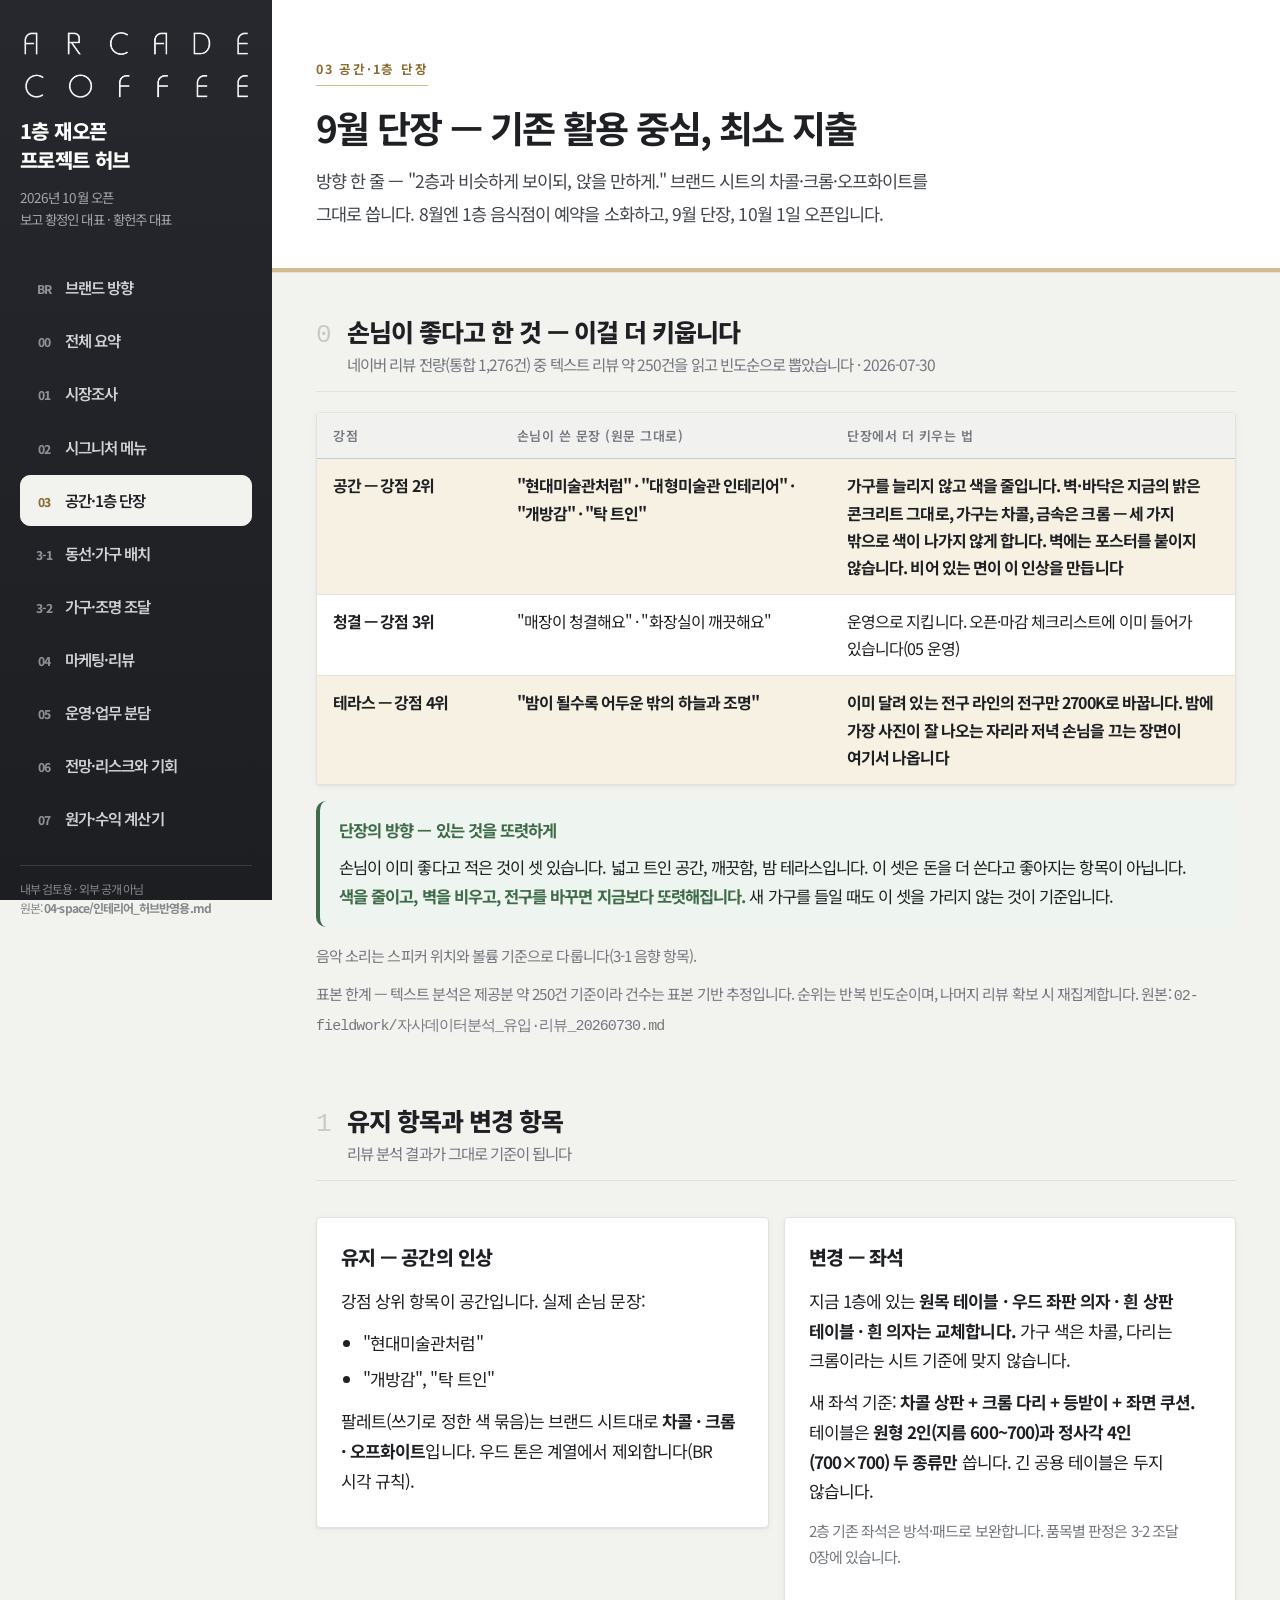
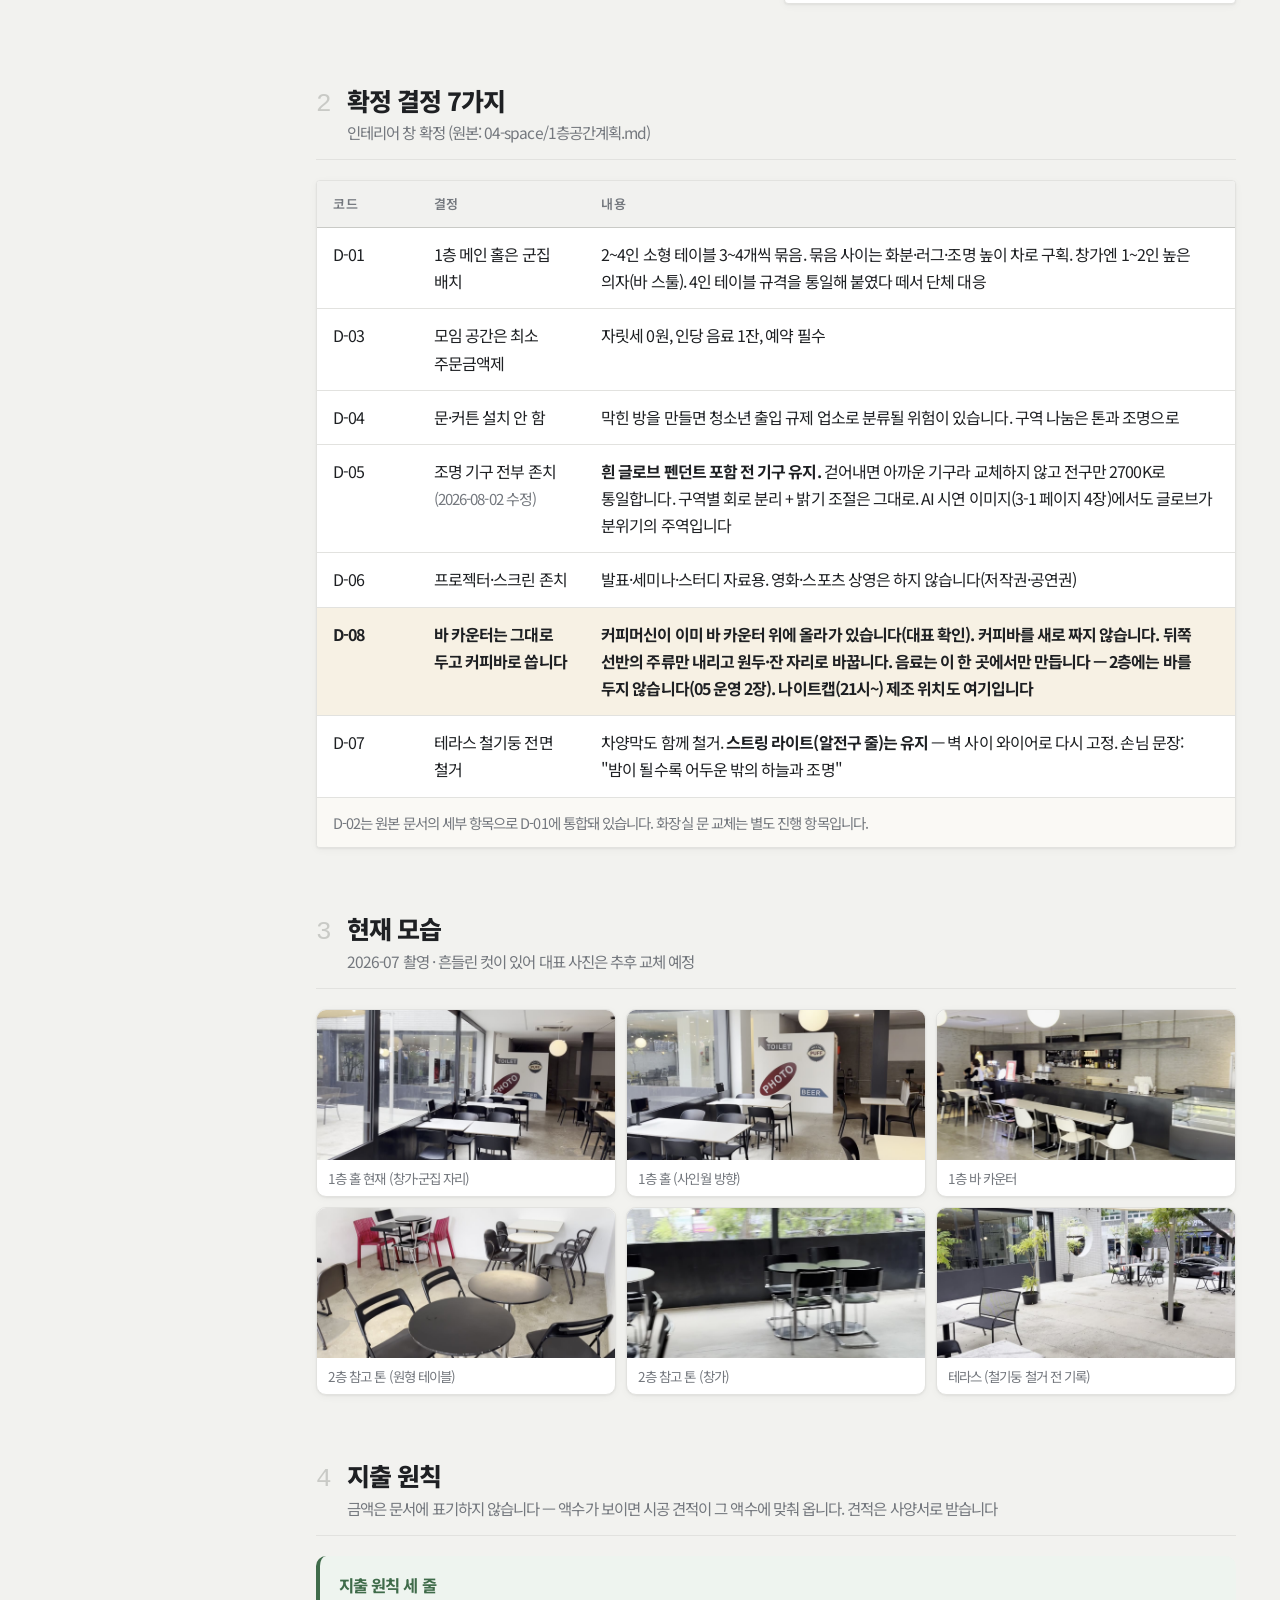
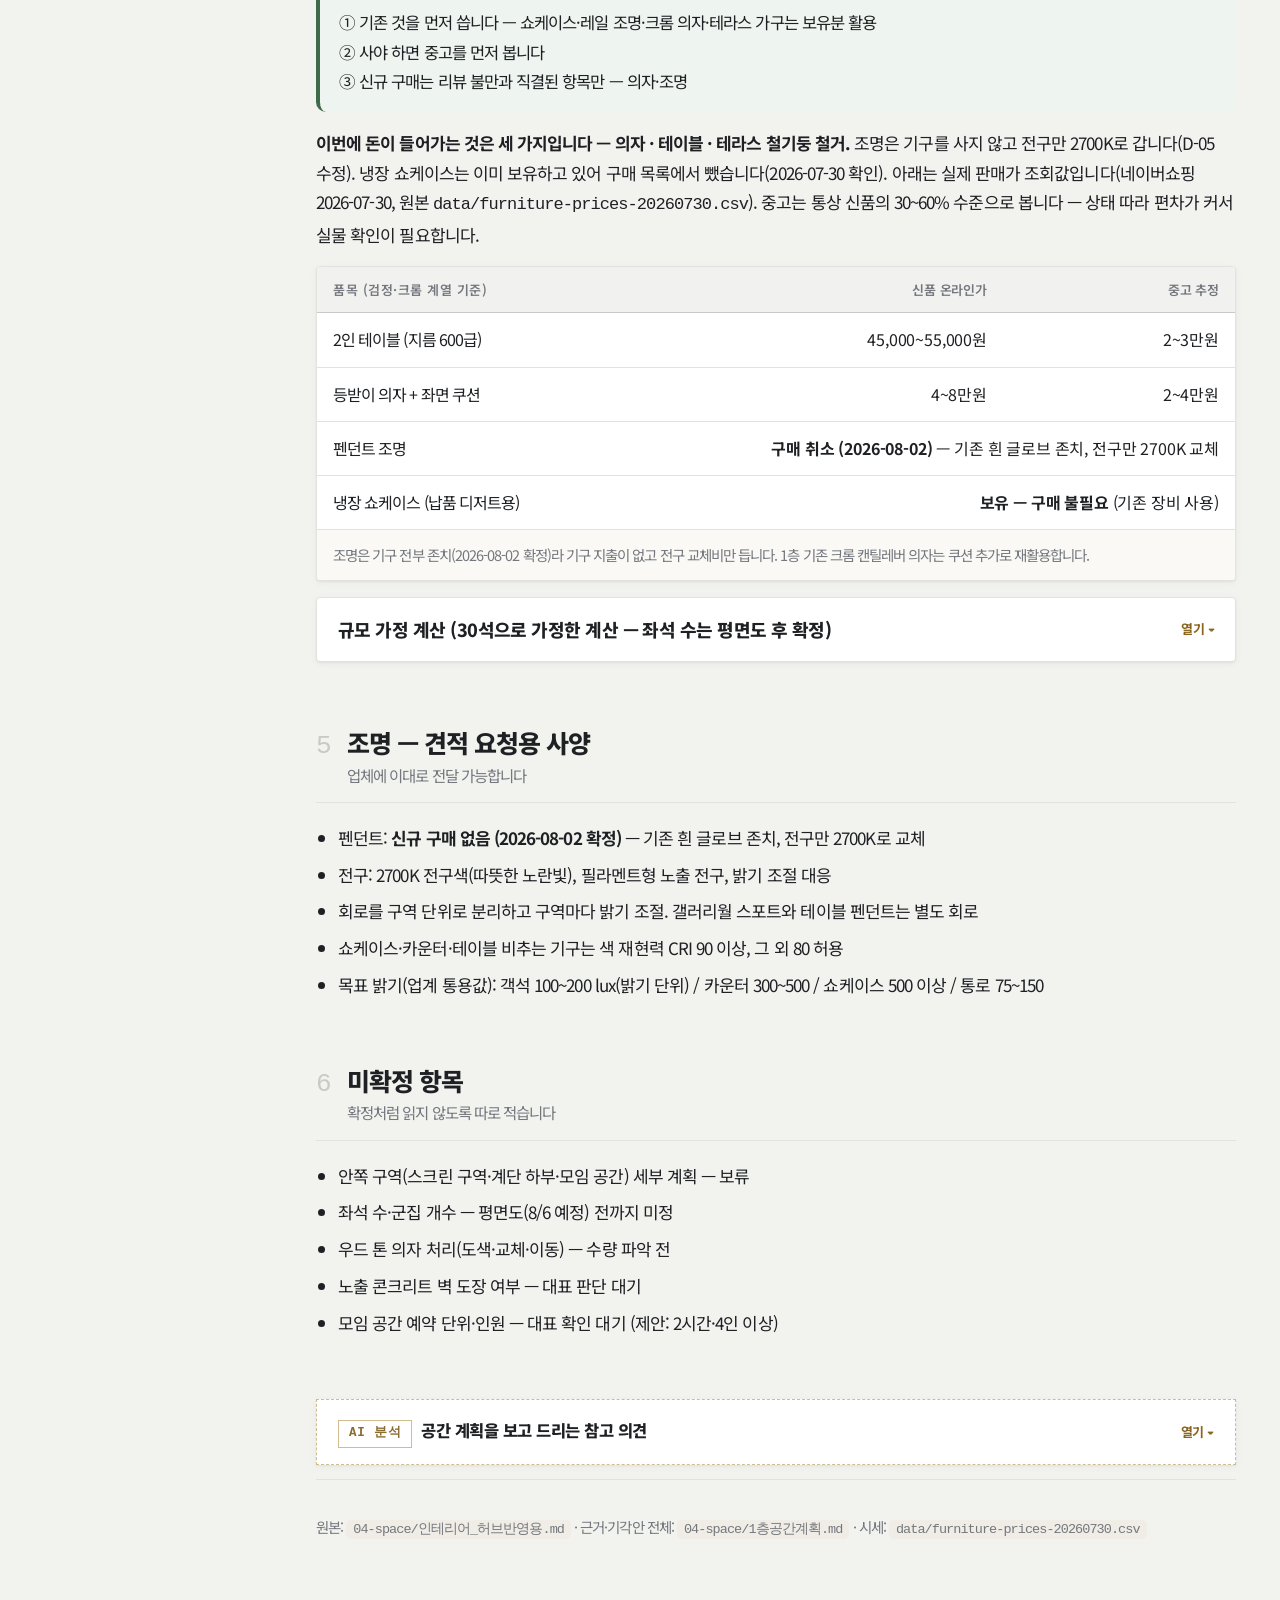
<file: space.html>
<!DOCTYPE html>
<html lang="ko">
<head>
<meta charset="utf-8">
<meta name="viewport" content="width=device-width, initial-scale=1">
<meta name="robots" content="noindex, nofollow">
<title>아케이드커피 — 공간·1층 단장</title>
<link href="https://fonts.googleapis.com/css2?family=Noto+Sans+KR:wght@400;600;700;800&display=swap" rel="stylesheet">
<link rel="stylesheet" href="style.css?v=31">
<style>
  .imgs{display:grid;grid-template-columns:repeat(3,1fr);gap:10px;margin:14px 0}
  .imgs figure{margin:0;background:var(--card);border:1px solid var(--line);border-radius:10px;overflow:hidden;box-shadow:var(--sh-1)}
  .imgs img{width:100%;height:150px;object-fit:cover;display:block;cursor:zoom-in}
  .imgs figcaption{padding:8px 11px;font-size:13.5px;color:var(--sub);line-height:1.5}
  @media (max-width:980px){.imgs{grid-template-columns:1fr 1fr}}
  /* 폰에서는 한 장씩 크게 — 두 칸에 넣으면 잘려서 뭘 찍은 건지 안 보입니다 */
  @media (max-width:560px){
    .imgs{grid-template-columns:1fr;gap:14px}
    .imgs img{height:auto;aspect-ratio:4/3}
    .imgs figcaption{padding:12px 15px;font-size:16.5px;color:var(--ink);line-height:1.6}
  }
</style>
<link rel="icon" href="data:image/svg+xml,<svg xmlns='http://www.w3.org/2000/svg' viewBox='0 0 100 100'><text y='.9em' font-size='90'>☕</text></svg>">
</head>
<body>
<div class="app">

<aside class="side">
  <div>
    <div class="mark"><img src="assets/brand/logo-white.png" alt="ARCADE COFFEE"><span class="mark-txt">ARCADE<br>COFFEE</span></div>
    <h1>1층 재오픈<br>프로젝트 허브</h1>
    <p class="meta">2026년 10월 오픈<br>보고 황정인 대표 · 황헌주 대표</p>
  </div>
  <nav>
    <a href="brand.html"><i>BR</i><span>브랜드 방향</span></a>
    <a href="index.html"><i>00</i><span>전체 요약</span></a>
    <a href="market.html"><i>01</i><span>시장조사</span></a>
    <a href="menu.html"><i>02</i><span>시그니처 메뉴</span></a>
    <a href="space.html" class="on"><i>03</i><span>공간·1층 단장</span></a>
    <a href="layout.html"><i>3-1</i><span>동선·가구 배치</span></a>
    <a href="procure.html"><i>3-2</i><span>가구·조명 조달</span></a>
    <a href="marketing.html"><i>04</i><span>마케팅·리뷰</span></a>
    <a href="ops.html"><i>05</i><span>운영·업무 분담</span></a>
    <a href="outlook.html"><i>06</i><span>전망·리스크와 기회</span></a>
    <a href="settle.html"><i>07</i><span>원가·수익 계산기</span></a>
  </nav>
  <div class="foot">내부 검토용 · 외부 공개 아님<br>원본: <b>04-space/인테리어_허브반영용.md</b></div>
</aside>

<main class="main">

<div class="hero">
  <div class="inner">
    <span class="eyebrow">03 공간·1층 단장</span>
    <h2>9월 단장 — 기존 활용 중심, 최소 지출</h2>
    <p>방향 한 줄 — "2층과 비슷하게 보이되, 앉을 만하게." 브랜드 시트의 차콜·크롬·오프화이트를 그대로 씁니다.
    8월엔 1층 음식점이 예약을 소화하고, 9월 단장, 10월 1일 오픈입니다.</p>
  </div>
</div>

<div class="inner">

<section id="voc">
  <div class="sec-h"><span class="no">0</span><div>
    <h3>손님이 좋다고 한 것 — 이걸 더 키웁니다</h3>
    <p class="sub">네이버 리뷰 전량(통합 1,276건) 중 텍스트 리뷰 약 250건을 읽고 빈도순으로 뽑았습니다 · 2026-07-30</p>
  </div></div>
  <div class="rule"></div>

  <div class="tw"><table>
    <thead><tr><th style="width:20%">강점</th><th style="width:36%">손님이 쓴 문장 (원문 그대로)</th><th>단장에서 더 키우는 법</th></tr></thead>
    <tbody>
      <tr class="us"><td><b>공간 — 강점 2위</b></td><td>"현대미술관처럼" · "대형미술관 인테리어" · "개방감" · "탁 트인"</td>
      <td>가구를 늘리지 않고 <b>색을 줄입니다.</b> 벽·바닥은 지금의 밝은 콘크리트 그대로, 가구는 차콜, 금속은 크롬 — 세 가지 밖으로 색이 나가지 않게 합니다.
      벽에는 포스터를 붙이지 않습니다. 비어 있는 면이 이 인상을 만듭니다</td></tr>
      <tr><td><b>청결 — 강점 3위</b></td><td>"매장이 청결해요" · "화장실이 깨끗해요"</td>
      <td>운영으로 지킵니다. 오픈·마감 체크리스트에 이미 들어가 있습니다(05 운영)</td></tr>
      <tr class="us"><td><b>테라스 — 강점 4위</b></td><td>"밤이 될수록 어두운 밖의 하늘과 조명"</td>
      <td>이미 달려 있는 전구 라인의 <b>전구만 2700K로 바꿉니다.</b> 밤에 가장 사진이 잘 나오는 자리라 저녁 손님을 끄는 장면이 여기서 나옵니다</td></tr>
    </tbody>
  </table></div>

  <div class="note good">
    <b>단장의 방향 — 있는 것을 또렷하게</b>
    손님이 이미 좋다고 적은 것이 셋 있습니다. 넓고 트인 공간, 깨끗함, 밤 테라스입니다.
    이 셋은 돈을 더 쓴다고 좋아지는 항목이 아닙니다. <b>색을 줄이고, 벽을 비우고, 전구를 바꾸면 지금보다 또렷해집니다.</b>
    새 가구를 들일 때도 이 셋을 가리지 않는 것이 기준입니다.
  </div>
  <p class="muted">음악 소리는 스피커 위치와 볼륨 기준으로 다룹니다(3-1 음향 항목).</p>
  <p class="muted">표본 한계 — 텍스트 분석은 제공분 약 250건 기준이라 건수는 표본 기반 추정입니다. 순위는 반복 빈도순이며,
  나머지 리뷰 확보 시 재집계합니다. 원본: <code>02-fieldwork/자사데이터분석_유입·리뷰_20260730.md</code></p>
</section>

<section id="dir">
  <div class="sec-h"><span class="no">1</span><div>
    <h3>유지 항목과 변경 항목</h3>
    <p class="sub">리뷰 분석 결과가 그대로 기준이 됩니다</p>
  </div></div>
  <div class="rule"></div>

  <div class="cols2">
    <div class="card">
      <h4 style="margin-top:2px">유지 — 공간의 인상</h4>
      <p>강점 상위 항목이 공간입니다. 실제 손님 문장:</p>
      <ul class="tight">
        <li>"현대미술관처럼"</li>
        <li>"개방감", "탁 트인"</li>
      </ul>
      <p>팔레트(쓰기로 정한 색 묶음)는 브랜드 시트대로 <b>차콜 · 크롬 · 오프화이트</b>입니다. 우드 톤은 계열에서 제외합니다(BR 시각 규칙).</p>
    </div>
    <div class="card">
      <h4 style="margin-top:2px">변경 — 좌석</h4>
      <p>지금 1층에 있는 <b>원목 테이블 · 우드 좌판 의자 · 흰 상판 테이블 · 흰 의자는 교체합니다.</b>
      가구 색은 차콜, 다리는 크롬이라는 시트 기준에 맞지 않습니다.</p>
      <p>새 좌석 기준: <b>차콜 상판 + 크롬 다리 + 등받이 + 좌면 쿠션.</b>
      테이블은 <b>원형 2인(지름 600~700)과 정사각 4인(700×700) 두 종류만</b> 씁니다. 긴 공용 테이블은 두지 않습니다.</p>
      <p class="muted">2층 기존 좌석은 방석·패드로 보완합니다. 품목별 판정은 3-2 조달 0장에 있습니다.</p>
    </div>
  </div>
</section>

<section id="decided">
  <div class="sec-h"><span class="no">2</span><div>
    <h3>확정 결정 7가지</h3>
    <p class="sub">인테리어 창 확정 (원본: 04-space/1층공간계획.md)</p>
  </div></div>
  <div class="rule"></div>

  <div class="tw"><table>
    <thead><tr><th style="width:11%">코드</th><th>결정</th><th>내용</th></tr></thead>
    <tbody>
      <tr><td>D-01</td><td>1층 메인 홀은 군집 배치</td><td>2~4인 소형 테이블 3~4개씩 묶음. 묶음 사이는 화분·러그·조명 높이 차로 구획. 창가엔 1~2인 높은 의자(바 스툴). 4인 테이블 규격을 통일해 붙였다 떼서 단체 대응</td></tr>
      <tr><td>D-03</td><td>모임 공간은 최소 주문금액제</td><td>자릿세 0원, 인당 음료 1잔, 예약 필수</td></tr>
      <tr><td>D-04</td><td>문·커튼 설치 안 함</td><td>막힌 방을 만들면 청소년 출입 규제 업소로 분류될 위험이 있습니다. 구역 나눔은 톤과 조명으로</td></tr>
      <tr><td>D-05</td><td>조명 기구 전부 존치 <span class="muted">(2026-08-02 수정)</span></td><td><b>흰 글로브 펜던트 포함 전 기구 유지.</b> 걷어내면 아까운 기구라 교체하지 않고 전구만 2700K로 통일합니다. 구역별 회로 분리 + 밝기 조절은 그대로. AI 시연 이미지(3-1 페이지 4장)에서도 글로브가 분위기의 주역입니다</td></tr>
      <tr><td>D-06</td><td>프로젝터·스크린 존치</td><td>발표·세미나·스터디 자료용. 영화·스포츠 상영은 하지 않습니다(저작권·공연권)</td></tr>
      <tr class="us"><td>D-08</td><td><b>바 카운터는 그대로 두고 커피바로 씁니다</b></td><td>커피머신이 이미 바 카운터 위에 올라가 있습니다(대표 확인). <b>커피바를 새로 짜지 않습니다.</b> 뒤쪽 선반의 주류만 내리고 원두·잔 자리로 바꿉니다. <b>음료는 이 한 곳에서만 만듭니다 — 2층에는 바를 두지 않습니다</b>(05 운영 2장). 나이트캡(21시~) 제조 위치도 여기입니다</td></tr>
      <tr><td>D-07</td><td>테라스 철기둥 전면 철거</td><td>차양막도 함께 철거. <b>스트링 라이트(알전구 줄)는 유지</b> — 벽 사이 와이어로 다시 고정. 손님 문장: "밤이 될수록 어두운 밖의 하늘과 조명"</td></tr>
    </tbody>
    <caption>D-02는 원본 문서의 세부 항목으로 D-01에 통합돼 있습니다. 화장실 문 교체는 별도 진행 항목입니다.</caption>
  </table></div>
</section>

<section id="photos">
  <div class="sec-h"><span class="no">3</span><div>
    <h3>현재 모습</h3>
    <p class="sub">2026-07 촬영 · 흔들린 컷이 있어 대표 사진은 추후 교체 예정</p>
  </div></div>
  <div class="rule"></div>

  <div class="imgs">
    <figure><img src="assets/store/IMG_9352_006.jpg" alt="1층 홀 현재 — 창가와 군집 자리"><figcaption>1층 홀 현재 (창가·군집 자리)</figcaption></figure>
    <figure><img src="assets/store/IMG_9352_011.jpg" alt="1층 홀 현재 — 사인월 방향"><figcaption>1층 홀 (사인월 방향)</figcaption></figure>
    <figure><img src="assets/store/IMG_9352_007.jpg" alt="1층 바 카운터"><figcaption>1층 바 카운터</figcaption></figure>
    <figure><img src="assets/store/IMG_9355_004.jpg" alt="2층 참고 톤 — 원형 테이블"><figcaption>2층 참고 톤 (원형 테이블)</figcaption></figure>
    <figure><img src="assets/store/IMG_9357_019.jpg" alt="2층 참고 톤 — 창가"><figcaption>2층 참고 톤 (창가)</figcaption></figure>
    <figure><img src="assets/store/IMG_9358_004.jpg" alt="테라스 — 철거 전 기록"><figcaption>테라스 (철기둥 철거 전 기록)</figcaption></figure>
  </div>
</section>

<section id="budget">
  <div class="sec-h"><span class="no">4</span><div>
    <h3>지출 원칙</h3>
    <p class="sub">금액은 문서에 표기하지 않습니다 — 액수가 보이면 시공 견적이 그 액수에 맞춰 옵니다. 견적은 사양서로 받습니다</p>
  </div></div>
  <div class="rule"></div>

  <div class="note good">
    <b>지출 원칙 세 줄</b>
    ① 기존 것을 먼저 씁니다 — 쇼케이스·레일 조명·크롬 의자·테라스 가구는 보유분 활용<br>
    ② 사야 하면 중고를 먼저 봅니다<br>
    ③ 신규 구매는 리뷰 불만과 직결된 항목만 — 의자·조명
  </div>

  <p><b>이번에 돈이 들어가는 것은 세 가지입니다 — 의자 · 테이블 · 테라스 철기둥 철거.</b> 조명은 기구를 사지 않고 전구만 2700K로 갑니다(D-05 수정).
  냉장 쇼케이스는 이미 보유하고 있어 구매 목록에서 뺐습니다(2026-07-30 확인).
  아래는 실제 판매가 조회값입니다(네이버쇼핑 2026-07-30, 원본 <code>data/furniture-prices-20260730.csv</code>).
  중고는 통상 신품의 30~60% 수준으로 봅니다 — 상태 따라 편차가 커서 실물 확인이 필요합니다.</p>

  <div class="tw"><table>
    <thead><tr><th>품목 (검정·크롬 계열 기준)</th><th class="n">신품 온라인가</th><th class="n">중고 추정</th></tr></thead>
    <tbody>
      <tr><td>2인 테이블 (지름 600급)</td><td class="n">45,000~55,000원</td><td class="n">2~3만원</td></tr>
      <tr><td>등받이 의자 + 좌면 쿠션</td><td class="n">4~8만원</td><td class="n">2~4만원</td></tr>
      <tr><td>펜던트 조명</td><td class="n" colspan="2"><b>구매 취소 (2026-08-02)</b> — 기존 흰 글로브 존치, 전구만 2700K 교체</td></tr>
      <tr><td>냉장 쇼케이스 (납품 디저트용)</td><td class="n" colspan="2"><b>보유 — 구매 불필요</b> (기존 장비 사용)</td></tr>
    </tbody>
    <caption>조명은 기구 전부 존치(2026-08-02 확정)라 기구 지출이 없고 전구 교체비만 듭니다. 1층 기존 크롬 캔틸레버 의자는 쿠션 추가로 재활용합니다.</caption>
  </table></div>

  <details>
    <summary><span>규모 가정 계산 (30석으로 가정한 계산 — 좌석 수는 평면도 후 확정)</span><span class="chev"></span></summary>
    <div class="body">
      <div class="tw"><table>
        <thead><tr><th>구성</th><th class="n">신품 기준</th><th class="n">중고·재활용 중심</th></tr></thead>
        <tbody>
          <tr><td>테이블 14개 (2인 12 + 4인 2, 규격 통일)</td><td class="n">86만원</td><td class="n">40만원</td></tr>
          <tr><td>의자 32개 (기존 캔틸레버 재활용분 제외 신규)</td><td class="n">190만원</td><td class="n">96만원</td></tr>
          <tr><td>펜던트 — 구매 취소 (기존 글로브 존치)</td><td class="n" colspan="2">0원 + 전구 교체비</td></tr>
          <tr><td>냉장 쇼케이스</td><td class="n" colspan="2">보유 — 0원</td></tr>
          <tr class="us"><td><b>가구·조명 합계</b></td><td class="n"><b>약 280만원</b></td><td class="n"><b>약 150~180만원</b></td></tr>
        </tbody>
      </table></div>
      <p><b>가구·조명은 전체 지출에서 작은 부분입니다.</b> 지출의 대부분은 테라스 철거·보수, 도장, 전기(회로 분리·밝기 조절), 화장실 문,
      간판, 예비비로 갑니다. 시공비는 업체 견적 전이라 숫자를 만들지 않습니다 — 평면도(8/6 예정)와 현장 실측이 먼저입니다.</p>
    </div>
  </details>
</section>

<section id="light">
  <div class="sec-h"><span class="no">5</span><div>
    <h3>조명 — 견적 요청용 사양</h3>
    <p class="sub">업체에 이대로 전달 가능합니다</p>
  </div></div>
  <div class="rule"></div>
  <ul class="tight">
    <li>펜던트: <b>신규 구매 없음 (2026-08-02 확정)</b> — 기존 흰 글로브 존치, 전구만 2700K로 교체</li>
    <li>전구: 2700K 전구색(따뜻한 노란빛), 필라멘트형 노출 전구, 밝기 조절 대응</li>
    <li>회로를 구역 단위로 분리하고 구역마다 밝기 조절. 갤러리월 스포트와 테이블 펜던트는 별도 회로</li>
    <li>쇼케이스·카운터·테이블 비추는 기구는 색 재현력 CRI 90 이상, 그 외 80 허용</li>
    <li>목표 밝기(업계 통용값): 객석 100~200 lux(밝기 단위) / 카운터 300~500 / 쇼케이스 500 이상 / 통로 75~150</li>
  </ul>
</section>

<section id="hold">
  <div class="sec-h"><span class="no">6</span><div>
    <h3>미확정 항목</h3>
    <p class="sub">확정처럼 읽지 않도록 따로 적습니다</p>
  </div></div>
  <div class="rule"></div>
  <ul class="tight">
    <li>안쪽 구역(스크린 구역·계단 하부·모임 공간) 세부 계획 — 보류</li>
    <li>좌석 수·군집 개수 — 평면도(8/6 예정) 전까지 미정</li>
    <li>우드 톤 의자 처리(도색·교체·이동) — 수량 파악 전</li>
    <li>노출 콘크리트 벽 도장 여부 — 대표 판단 대기</li>
    <li>모임 공간 예약 단위·인원 — 대표 확인 대기 (제안: 2시간·4인 이상)</li>
  </ul>
</section>

<details class="ai">
  <summary><span><span class="tag-ai">AI 분석</span>공간 계획을 보고 드리는 참고 의견</span><span class="chev"></span></summary>
  <div class="body">
    <p><b>이번 단장의 핵심은 리뷰에 쌓인 불만의 원인을 없애는 것입니다.</b> 리뷰에 쌓인 공간 불만 1·2위의 원인이
    물리적으로 사라지므로, 재오픈 후 옛 불만 리뷰는 스스로 낡은 정보가 됩니다. 따로 비용을 들여 만들기 어려운 효과입니다.</p>
    <p><b>딱 하나만 더 챙기면 좋겠습니다 — 사진 찍히는 자리.</b> 20대 여성이 주 손님인 매장에서 좌석 배치를 새로 하는 김에,
    "여기 앉으면 예쁘게 나온다"는 자리 하나를 의도적으로 만들어 두면(조명 아래 2인석 등) 손님이 사진을 찍고,
    그 사진이 무료 홍보가 됩니다. 비용이 드는 제안이 아니라 배치 순서의 문제입니다.</p>
    <p><b>가구·조명 지출은 크지 않습니다.</b> 변수는 철거·시공 견적 하나뿐입니다.
    견적이 예상을 넘으면 가구를 더 줄이는 게 아니라 시공 범위를 줄이는 쪽이 맞습니다 — 의자는 손님이 매일 만지는 것이라서요.</p>
    <p class="disclaim">이 의견은 마케팅·PM 분석 틀에 이 프로젝트의 실측 데이터를 넣어 나온 참고 의견입니다. 따르셔도 되고 안 따르셔도 됩니다 — 판단은 대표님들 몫입니다.</p>
  </div>
</details>

<footer>
  <p>원본: <code>04-space/인테리어_허브반영용.md</code> · 근거·기각안 전체: <code>04-space/1층공간계획.md</code> · 시세: <code>data/furniture-prices-20260730.csv</code></p>
</footer>

</div>
</main>
</div>
<script src="assets/lightbox.js?v=5" defer></script>
<script src="assets/mobile-table.js?v=6" defer></script>
</body>
</html>
</file>
<file: style.css>
/* 아케이드커피 허브 공용 스타일 — 모든 페이지가 이 파일 하나를 읽는다 */
:root{
  /* 팔레트: 아케이드 건물 실물 — 콘크리트 오프화이트 · 차콜 프레임 · 전구빛 웜 옐로 (창1 확정: 검정·크롬·오프화이트) */
  --ink:#1e2023; --ink-2:#43464b; --sub:#74787e;
  --line:#e2e2df; --line-2:#c9cac6;
  --paper:#f2f2ef; --card:#fff;
  --brand:#2a2d33; --brand-ink:#17191d; --brand-tint:#e9eaec;
  --brass:#8a6b30; --brass-tint:#f7f1e4;
  --amber:#d1bc8f;   /* 브랜드 시트 앰버 — 강조 한 곳에만 */
  --mono:ui-monospace,"Consolas","Menlo",monospace;
  --ok:#3f6b4a; --ok-tint:#eef4ef;
  --warn:#8f5b12; --warn-tint:#fdf4e6;
  --stop:#9c3128; --stop-tint:#f9edeb;
  --night:#1c1d24;
  --r:4px;   /* 각진 모서리 — 미술관 톤 */
  --sh-1:0 1px 2px rgba(29,23,20,.05),0 2px 8px rgba(29,23,20,.04);
  --sh-2:0 2px 6px rgba(29,23,20,.07),0 12px 28px rgba(29,23,20,.07);
  --nav-w:272px;
}
*{box-sizing:border-box}
html{scroll-behavior:smooth}
body{
  margin:0;background:var(--paper);color:var(--ink);
  font-family:"Noto Sans KR","Pretendard","Malgun Gothic","맑은 고딕",-apple-system,sans-serif;
  font-size:17px;line-height:1.75;letter-spacing:-.055em;
  -webkit-font-smoothing:antialiased;
}
.tnum{font-variant-numeric:tabular-nums}

/* 레이아웃 */
.app{display:grid;grid-template-columns:var(--nav-w) minmax(0,1fr);align-items:start}
.side{
  position:sticky;top:0;height:100vh;padding:28px 20px 22px;
  background:linear-gradient(180deg,#26282d,#1c1e22);color:#e8e8e5;
  display:flex;flex-direction:column;gap:20px;
}
/* 로고 — assets/logo.png 가 있으면 그림, 없으면 글자 로고가 뜬다 */
.side .mark{margin:0 0 14px}
.side .mark img{display:block;width:100%;height:auto;opacity:.96}
.side .mark .mark-txt{
  display:block;font-family:"Century Gothic","Bahnschrift Light","Segoe UI",sans-serif;
  font-size:15px;font-weight:300;letter-spacing:.36em;line-height:1.62;color:#ececeb;
}
.side .mark .mark-txt{display:none}

/* 사진 그리드 — 배치 전 기록 */
.shots{display:grid;grid-template-columns:repeat(auto-fill,minmax(232px,1fr));gap:16px;margin:14px 0 4px}
.shots figure{margin:0}
.shots img{width:100%;aspect-ratio:4/3;object-fit:cover;display:block;
  border-radius:12px;border:1px solid var(--line);background:var(--brand-tint)}
.shots figcaption{margin-top:7px;font-size:13.5px;line-height:1.62;color:var(--ink-2)}
.shots figcaption b{color:var(--ink)}
.shots-h{margin:28px 0 0;font-size:16.5px;font-weight:800;letter-spacing:-.03em}
.shots-h span{font-weight:600;color:var(--sub);font-size:14px;margin-left:8px}

/* 표 안 썸네일 — 항목이 실물 어느 것인지 바로 보이게 */
td .thumb{width:100%;aspect-ratio:4/3;object-fit:cover;display:block;
  border-radius:8px;border:1px solid var(--line-2);background:var(--brand-tint)}
td a:has(.thumb){display:block;line-height:0}
td a:hover .thumb{border-color:var(--brass);box-shadow:var(--sh-1)}

/* 처리 구분 배지 — 유지/보강/이동/철거/확인 */
.bdg{display:inline-block;font-size:12.5px;font-weight:800;padding:3px 10px;
  border-radius:999px;letter-spacing:-.02em;white-space:nowrap;border:1px solid transparent}
.bdg.keep{background:var(--ok-tint);color:var(--ok);border-color:#cfe0d4}
.bdg.fix{background:var(--warn-tint);color:var(--warn);border-color:#efd9b3}
.bdg.move{background:var(--brand-tint);color:var(--brand-ink);border-color:#d3d5d9}
.bdg.swap{background:#f3ecfa;color:#5b3f86;border-color:#ded0ee}

/* 보유 목록 접기 */
details.inv{border:1px solid var(--line);background:var(--card);margin:12px 0}
details.inv>summary{padding:15px 18px;font-size:17px}
details.inv>summary .muted{font-weight:400;font-size:14.5px;margin-left:8px}
details.inv>.body{padding:0 18px 14px}
details.inv .tw{margin-top:6px}

/* 추천 순위 */
.rank{display:inline-grid;place-items:center;width:30px;height:30px;border-radius:50%;
  border:1px solid var(--line-2);background:var(--card);color:var(--sub);
  font-family:var(--mono);font-size:14px;font-weight:500}
.rank.r1{border-color:var(--amber);background:var(--brass-tint);color:var(--brass);font-weight:700}
.rank.low{opacity:.55}

/* 로고 목록 */
.logo-grid{display:grid;grid-template-columns:repeat(2,1fr);gap:14px;margin:12px 0 20px}
.logo-grid figure{margin:0}
.thumb-logo{width:100%;aspect-ratio:16/9;object-fit:cover;display:block;cursor:zoom-in;
  border:1px solid var(--line);background:var(--paper)}
.thumb-logo.dark{border-color:#333}
.logo-grid figcaption{margin-top:8px;font-size:13.5px;line-height:1.6;color:var(--ink-2)}
@media (max-width:980px){.logo-grid{grid-template-columns:1fr}}

/* 색 칩 — 본문·표 안에서 색을 눈으로 확인 */
.chip{display:inline-block;width:15px;height:15px;border-radius:4px;vertical-align:-2px;
  margin-right:6px;border:1px solid rgba(0,0,0,.22)}
.chip-lg{width:26px;height:26px;border-radius:6px;vertical-align:-8px;margin-right:9px}
.hex{font-family:var(--mono);font-size:13.5px;letter-spacing:0}

/* 사진 확대 보기 */
td .thumb,.shots img{cursor:zoom-in}
.thumb.tall{aspect-ratio:3/4}
.shotrow{display:flex;gap:7px}
.shotrow .thumb{flex:1 1 0;min-width:0;max-width:calc(50% - 3.5px)}
.menu-shots{display:grid;grid-template-columns:repeat(auto-fit,minmax(120px,1fr));gap:9px;margin:0 0 12px}
.menu-shots .thumb{width:100%}

.lb{position:fixed;inset:0;z-index:99;padding:22px;
  background:rgba(16,16,16,.93);display:none;align-items:center;justify-content:center;gap:10px}
.lb.on{display:flex}
.lb .lb-fig{margin:0;display:flex;flex-direction:column;align-items:center;gap:10px;max-height:92vh}
.lb img{max-width:82vw;max-height:82vh;border-radius:10px;box-shadow:0 22px 60px rgba(0,0,0,.55);background:#fff}
.lb figcaption{color:#e9e9e7;font-size:14.5px;display:flex;gap:12px;align-items:baseline}
.lb .lb-cnt{color:#9d9d9a;font-size:13px}
/* 좌우 넘김 버튼 — 어두운 배경에서도 확실히 보이게 흰 원으로 */
.lb-nav{position:absolute;top:50%;transform:translateY(-50%);z-index:2;
  width:64px;height:64px;border-radius:50%;border:0;
  background:#fff;color:#1a1a1a;font-size:34px;line-height:1;cursor:pointer;
  box-shadow:0 6px 22px rgba(0,0,0,.5);transition:transform .12s ease}
.lb-prev{left:14px}
.lb-next{right:14px}
.lb-nav:hover{background:#fff;transform:translateY(-50%) scale(1.06)}
.lb-nav:active{transform:translateY(-50%) scale(.96)}
.lb-x{position:absolute;top:16px;right:18px;border:0;
  background:#fff;color:#1a1a1a;font-size:14.5px;font-weight:700;
  padding:9px 18px;border-radius:999px;cursor:pointer;box-shadow:0 4px 16px rgba(0,0,0,.45)}
.lb-x:hover{background:#f2f2ef}
.lb figcaption{color:#fff;font-size:16px;font-weight:600}
.lb .lb-cnt{color:#c9c9c5;font-size:14.5px;font-family:var(--mono)}

/* 폰 — 버튼을 아래쪽 가운데로 모아 엄지로 누르기 쉽게 */
@media (max-width:700px){
  .lb{flex-wrap:wrap;align-content:center;padding:14px 10px 96px}
  .lb .lb-fig{order:1;flex:1 0 100%;max-height:74vh}
  .lb img{max-width:94vw;max-height:64vh}
  .lb-nav{position:fixed;top:auto;bottom:24px;transform:none;width:72px;height:72px;font-size:38px}
  .lb-nav:hover,.lb-nav:active{transform:none}
  .lb-prev{left:calc(50% - 92px);right:auto}
  .lb-next{left:calc(50% + 20px);right:auto}
  .lb-x{top:14px;right:14px;padding:11px 20px;font-size:15.5px}
  .lb figcaption{flex-direction:column;gap:4px;text-align:center}
}
.bdg.out{background:var(--stop-tint);color:var(--stop);border-color:#eecbc6}
.bdg.chk{background:#edeef0;color:var(--ink-2);border-color:#dcdee1}
.bdg-legend{display:flex;flex-wrap:wrap;gap:10px 16px;margin:14px 0 2px;font-size:13.5px;color:var(--ink-2)}
.bdg-legend span{display:flex;align-items:center;gap:7px}
.side h1{margin:6px 0 0;font-size:20px;line-height:1.45;color:#fff;font-weight:800;letter-spacing:-.03em}
.side .meta{font-size:13.5px;color:#a3a6ab;line-height:1.65}
.side nav{display:flex;flex-direction:column;gap:2px}
.side nav a{
  display:flex;gap:10px;align-items:baseline;padding:11px 12px;border-radius:10px;
  color:#cfd1d4;text-decoration:none;font-size:15.5px;font-weight:600;
  border:1px solid transparent;
}
.side nav a i{flex:0 0 22px;font-style:normal;font-size:12px;font-weight:800;color:#8d9096;text-align:center}
.side nav a:hover{background:rgba(255,255,255,.07);color:#fff}
.side nav a.on{background:#f2f2ef;color:#1e2023;border-color:#f2f2ef}
.side nav a.on i{color:var(--brass)}
.side .foot{margin-top:auto;font-size:12px;color:#84878c;border-top:1px solid rgba(255,255,255,.12);padding-top:13px;line-height:1.6}

.main{min-width:0;padding:0 0 90px}
.inner{max-width:1000px;margin:0 auto;padding:0 40px}

/* 페이지 머리 — 미술관 명판처럼 어두운 판에 얹습니다 */
.hero{background:var(--card);color:var(--ink);border-bottom:1px solid var(--line);
  box-shadow:inset 0 -4px 0 var(--amber);
  padding:52px 0 42px;margin-bottom:40px}
.hero .eyebrow{display:inline-block;font-size:12.5px;font-weight:700;letter-spacing:.14em;
  color:var(--brass);background:transparent;padding:0 0 5px;border-radius:0;
  border-bottom:1px solid var(--amber)}
.hero h2{margin:18px 0 14px;font-size:37px;line-height:1.28;font-weight:700;letter-spacing:-.045em;color:var(--ink)}
.hero h2 em{font-style:normal;color:var(--brass);box-shadow:none}
.hero p{margin:0;max-width:66ch;font-size:17.5px;line-height:1.85;color:var(--ink-2);font-weight:400}
.hero p b{color:var(--ink);font-weight:600}

/* 섹션 — 번호는 얇은 숫자로 (배지 대신) */
section{margin:0 0 62px;scroll-margin-top:24px}
.sec-h{display:flex;align-items:baseline;gap:16px;margin:0 0 4px}
.sec-h .no{flex:0 0 auto;width:auto;height:auto;border-radius:0;background:none;
  color:var(--line-2);font-family:ui-monospace,"Consolas","Menlo",monospace;
  font-size:26px;font-weight:400;letter-spacing:-.02em;margin-top:0;display:block}
.sec-h h3{margin:0;font-size:25px;font-weight:800;line-height:1.35;letter-spacing:-.04em}
.sec-h .sub{margin:2px 0 0;font-size:15.5px;color:var(--sub)}
.rule{height:1px;background:var(--line);margin:13px 0 20px}
h4{font-size:19.5px;font-weight:800;margin:30px 0 10px;letter-spacing:-.03em}
p{margin:12px 0;word-break:keep-all}
.lead{font-size:20.5px;line-height:1.65;font-weight:700;letter-spacing:-.04em}
.lead em{font-style:normal;color:var(--brand)}
.muted{color:var(--sub);font-size:15px}
ul.tight{margin:10px 0;padding-left:22px}
ul.tight li{margin:7px 0}
b,strong{font-weight:700}

/* 카드·메모 */
.card{background:var(--card);border:1px solid var(--line);border-radius:var(--r);
  padding:20px 24px;box-shadow:var(--sh-1);margin:16px 0}
.note{border-radius:10px;padding:15px 19px;margin:16px 0;font-size:16.5px;line-height:1.8;word-break:keep-all}
.note b:first-child{display:block;margin-bottom:7px}
.note.why{background:#f4f1ea;border-left:4px solid var(--brass)}
.note.why b{color:#8a5f18}
.note.good{background:var(--ok-tint);border-left:4px solid var(--ok)}
.note.good b{color:var(--ok)}
.note.flag{background:var(--stop-tint);border-left:4px solid var(--stop)}
.note.flag b{color:var(--stop)}

/* 표 */
.tw{overflow-x:auto;border:1px solid var(--line);border-radius:var(--r);background:var(--card);
  box-shadow:var(--sh-1);margin:16px 0}
table{width:100%;border-collapse:collapse;font-size:16px}
.tw table{min-width:520px}   /* 좁은 칸에서 글자가 세로로 쪼개지지 않게 — 모자라면 상자 안에서 옆으로 밀림 */
.wrapn td.n{white-space:normal}   /* 숫자 칸이 길어 옆 칸을 밀어내는 표에만 */
th,td{padding:13px 16px;text-align:left;vertical-align:top;border-bottom:1px solid var(--line);line-height:1.7}
thead th{background:var(--surface-head,#f1f1ef);font-size:13px;font-weight:600;color:var(--sub);
  white-space:nowrap;line-height:1.5;letter-spacing:.04em;border-bottom:1px solid var(--line-2)}
tbody tr:last-child td{border-bottom:0}
tbody tr:hover{background:#fcfaf7}
td.n,th.n{text-align:right;white-space:nowrap;font-variant-numeric:tabular-nums;letter-spacing:-.01em}
tr.us{background:var(--brass-tint)!important}
tr.us td{font-weight:700}
td{word-break:keep-all}   /* 한국어 단어 중간에서 끊기지 않게 */
caption{caption-side:bottom;text-align:left;padding:12px 16px;font-size:14.5px;color:var(--sub);
  line-height:1.75;border-top:1px solid var(--line);background:#faf9f5}

/* 배지 */
.pill{display:inline-block;padding:3px 11px;border-radius:999px;font-size:13.5px;font-weight:700;
  white-space:nowrap;border:1px solid transparent}
.pill.now{background:var(--brass-tint);color:#7a5a1f;border-color:#ead9b8}
.pill.night{background:var(--night);color:#e6c37a}
.pill.season{background:var(--ok-tint);color:var(--ok);border-color:#cfe3d6}
.pill.next{background:var(--warn-tint);color:var(--warn);border-color:#efdcbd}
.pill.later{background:#f0ece6;color:var(--sub);border-color:#e2dbd2}
.grade{display:inline-block;border:1px solid var(--line-2);border-radius:5px;padding:0 6px;
  font-size:12.5px;font-weight:700;color:var(--sub);vertical-align:1px}

/* 스탯 */
.stats{display:grid;grid-template-columns:repeat(5,1fr);gap:13px;margin:0 0 34px}
.stat{background:var(--card);border:1px solid var(--line);border-radius:0;
  padding:18px 18px 16px;box-shadow:none;display:flex;flex-direction:column;justify-content:space-between}
.stat .l{font-size:13.5px;color:var(--sub);font-weight:500;line-height:1.45;min-height:2.8em}
.stat .v{font-size:31px;font-weight:600;line-height:1.15;margin-top:8px;letter-spacing:-.045em;
  font-variant-numeric:tabular-nums}
.stat .n{font-size:12.5px;color:var(--line-2);margin-top:4px}
.stat.hi{border-color:var(--amber);box-shadow:0 0 0 3px rgba(209,188,143,.16)}
.stat.hi .l{color:var(--brass);font-weight:600}
.stat.hi .v{color:var(--ink)}

/* 할 일 */
.todo{background:var(--card);border:1px solid #dcc294;border-radius:var(--r);box-shadow:var(--sh-2);overflow:hidden}
.todo .hd{background:linear-gradient(90deg,#fffaf1,#fff);padding:15px 24px;border-bottom:1px solid var(--line);
  font-weight:800;font-size:16.5px;color:#7d5613}
.todo ol{margin:0;padding:4px 0;list-style:none;counter-reset:t}
.todo li{counter-increment:t;display:grid;grid-template-columns:44px 1fr 130px;gap:15px;
  padding:19px 24px;border-bottom:1px solid var(--line);align-items:start}
.todo li:last-child{border-bottom:0}
.todo li::before{content:counter(t);grid-column:1;width:33px;height:33px;border-radius:50%;
  background:var(--ink);color:#f0cd85;display:grid;place-items:center;font-weight:800;font-size:15px}
.todo .t{font-size:17.5px;font-weight:800;line-height:1.5}
.todo .d{font-size:15.5px;color:var(--ink-2);margin-top:4px;line-height:1.65}
.todo .who{grid-column:3;text-align:right;font-size:14px;color:var(--sub);font-weight:700;
  background:#f5f2ec;border-radius:8px;padding:6px 10px}

/* 접기 카드 */
details{background:var(--card);border:1px solid var(--line);border-radius:var(--r);
  box-shadow:var(--sh-1);margin:12px 0;overflow:hidden}
details[open]{box-shadow:var(--sh-2);border-color:var(--line-2)}
summary{cursor:pointer;padding:16px 21px;font-size:18px;font-weight:800;list-style:none;
  display:flex;justify-content:space-between;align-items:center;gap:14px;letter-spacing:-.03em}
summary::-webkit-details-marker{display:none}
summary:hover{background:#fcfaf7}
summary .chev{font-size:13px;font-weight:700;color:#8a651f;white-space:nowrap}
summary .chev::after{content:"열기 ▾"}
details[open] summary .chev::after{content:"접기 ▴"}
.body{padding:4px 21px 20px;border-top:1px solid var(--line)}
.body>*:first-child{margin-top:14px}

/* 메뉴 그리드 */
.mgrid{display:grid;grid-template-columns:1fr 1fr;gap:13px;align-items:start;margin:16px 0}
.mgrid details{margin:0}
.mgrid summary{font-size:17.5px;padding:15px 18px;align-items:flex-start;flex-direction:column;gap:7px}
.mgrid summary .row1{display:flex;justify-content:space-between;align-items:baseline;width:100%;gap:10px}
.mgrid summary .price{font-size:21px;font-weight:800;color:#8a651f;white-space:nowrap;font-variant-numeric:tabular-nums}
.mgrid summary .price i{font-style:normal;font-size:15px;font-weight:700;margin-left:1px}
.mgrid summary .row2{display:flex;justify-content:space-between;align-items:center;width:100%;gap:10px}
.mgrid .body{padding:4px 18px 19px}
.spec{display:grid;grid-template-columns:auto 1fr;gap:5px 16px;margin:13px 0;font-size:15.5px}
.spec dt{color:var(--sub);font-weight:600}
.spec dd{margin:0;font-weight:700;text-align:right;font-variant-numeric:tabular-nums}

/* 막대 */
.bars{margin:6px 0}
.bar{display:grid;grid-template-columns:164px 1fr 82px;align-items:center;gap:13px;padding:5px 0}
.bar .t{font-weight:600;font-size:15.5px}
.bar .g{background:#ece7de;border-radius:5px;height:19px;overflow:hidden}
.bar .g i{display:block;height:100%;border-radius:5px;background:linear-gradient(90deg,#2a2d33,#4a4e55)}
.bar .g i.dim{background:#c5c6c2}
.bar .v{text-align:right;font-weight:700;font-variant-numeric:tabular-nums;font-size:15.5px}
.legend{display:flex;gap:18px;font-size:14px;color:var(--sub);margin-top:11px;flex-wrap:wrap}
.legend span{display:flex;align-items:center;gap:7px}
.legend i{width:15px;height:11px;border-radius:3px;display:inline-block}

/* 일정 */
.tl .row{display:grid;grid-template-columns:110px 1fr;gap:18px;padding:14px 0;border-bottom:1px solid var(--line)}
.tl .row:last-child{border-bottom:0}
.tl .w{font-weight:800;color:#8a651f;font-size:15.5px}
.tl .w small{display:block;color:var(--sub);font-weight:600;font-size:13px}
.tl .c{font-size:16px}
.tl .c .d{color:var(--ink-2);font-size:15px;margin-top:3px}
.tl .row.open{background:var(--brass-tint);border-radius:10px;padding:14px 13px;border-bottom:0}

/* 로드맵 3단 */
.phases{display:grid;grid-template-columns:1fr 1fr 1fr;gap:13px;margin:16px 0}
.phase{background:var(--card);border:1px solid var(--line);border-radius:var(--r);
  box-shadow:var(--sh-1);overflow:hidden}
.phase .ph-h{padding:13px 18px;font-weight:800;font-size:16.5px;border-bottom:1px solid var(--line)}
.phase.p1 .ph-h{background:#f0ece6}
.phase.p2 .ph-h{background:var(--brass-tint);color:#7d5613}
.phase.p3 .ph-h{background:var(--brand-tint);color:var(--brand-ink)}
.phase .ph-b{padding:13px 18px 15px;font-size:15.5px;line-height:1.7}
.phase .ph-b b{display:block;margin-bottom:3px}

.cols2{display:grid;grid-template-columns:1fr 1fr;gap:15px;align-items:start}

/* 지도 */
.map-wrap{background:var(--card);border:1px solid var(--line);border-radius:var(--r);
  box-shadow:var(--sh-1);padding:14px;margin:16px 0}
.map-wrap img{width:100%;height:auto;display:block;border-radius:8px}

/* AI 분석 의견 — 참고용 아코디언 */
details.ai{border:1px dashed var(--amber);border-radius:0;background:var(--card);margin:34px 0 0}
details.ai summary{font-size:16.5px}
details.ai summary .tag-ai{display:inline-block;background:transparent;color:var(--brass);
  border:1px solid var(--amber);border-radius:0;font-family:var(--mono);letter-spacing:.08em;
  padding:2px 10px;font-size:12.5px;font-weight:800;letter-spacing:.06em;margin-right:9px;vertical-align:1px}
details.ai .body p{font-size:16px}
details.ai .disclaim{font-size:13.5px;color:var(--sub);border-top:1px dashed var(--line);padding-top:10px;margin-top:12px}

footer{border-top:1px solid var(--line);margin-top:14px;padding:22px 0 0;font-size:14.5px;color:var(--sub)}
footer code{background:#f0ece6;padding:2px 7px;border-radius:5px;font-size:13.5px}

@media (max-width:1180px){
  :root{--nav-w:232px}
  .inner{padding:0 26px}
  .stats{grid-template-columns:repeat(3,1fr)}
}
@media (max-width:980px){
  .app{grid-template-columns:minmax(0,1fr)}
  /* 로고·제목은 위로 빠져나가고 메뉴 줄만 화면 맨 위에 남습니다 */
  .side{position:sticky;top:calc(0px - var(--brandh, 132px));z-index:40;
    height:auto;gap:11px;padding:16px 18px 0;min-width:0}
  /* 얇은 한 줄 띠. 좌우로 더 있으면 그쪽 끝에 그늘이 생겨 밀 수 있다는 걸 알려 줍니다 */
  .side nav{flex-direction:row;overflow-x:auto;overscroll-behavior-x:contain;gap:0;
    margin:0 -18px;padding:0 18px;
    border-bottom:2px solid var(--amber);
    box-shadow:0 6px 16px rgba(0,0,0,.35);
    background:
      linear-gradient(90deg,#1b1d21 40%,rgba(27,29,33,0)) left/26px 100% no-repeat local,
      linear-gradient(90deg,rgba(27,29,33,0),#1b1d21 60%) right/26px 100% no-repeat local,
      radial-gradient(farthest-side at 0 50%,rgba(0,0,0,.55),rgba(0,0,0,0)) left/15px 100% no-repeat scroll,
      radial-gradient(farthest-side at 100% 50%,rgba(0,0,0,.55),rgba(0,0,0,0)) right/15px 100% no-repeat scroll,
      #1b1d21;
    -webkit-overflow-scrolling:touch;scrollbar-width:none}
  .side nav::-webkit-scrollbar{display:none}
  section{scroll-margin-top:calc(var(--navh, 46px) + 14px)}

  .side nav a{flex:0 0 auto;background:none;border:0;border-radius:0;white-space:nowrap;
    padding:0 13px;line-height:42px;font-size:16px;color:#b7bac0;
    box-shadow:inset 0 -2px 0 rgba(0,0,0,0)}
  .side nav a.on{background:none;color:#fff;font-weight:800;
    box-shadow:inset 0 -3px 0 var(--amber)}
  .side nav a i{display:none}
  .side .foot,.side .meta{display:none}
  .side h1{font-size:18px}
  .side .mark img{width:150px}
  .hero{padding:28px 0 22px}
  .hero h2{font-size:28px}
  .hero p{font-size:17.5px;line-height:1.8;max-width:100%}
  .mgrid,.cols2,.phases{grid-template-columns:1fr}
  .stats{grid-template-columns:1fr 1fr}
  .todo li{grid-template-columns:38px 1fr}
  .todo .who{grid-column:2;text-align:left;justify-self:start;margin-top:7px}
  .bar{grid-template-columns:128px 1fr 72px;gap:10px}
}
@media (max-width:560px){
  /* 60대 중후반이 폰으로 읽습니다 — 글자를 키우고 줄 간격을 넓힙니다 */
  body{font-size:18.5px;line-height:1.8;letter-spacing:-.04em}
  .inner{padding:0 16px}
  .hero h2{font-size:27px;line-height:1.35}
  .hero p{font-size:18px;line-height:1.85}
  .hero .eyebrow{font-size:13.5px}
  .sec-h h3{font-size:24px}
  .sec-h .sub{font-size:16.5px}
  .sec-h .no{font-size:21px}
  h4{font-size:20.5px}
  .lead{font-size:21px}
  .muted{font-size:16.5px}
  ul.tight li{margin:11px 0}
  .note{font-size:17.5px;line-height:1.85;padding:16px 17px}
  .stat .l{font-size:15px}
  .stat .v{font-size:29px}
  .stat .n{font-size:14px}
  details>summary{font-size:17.5px}

  /* 표 — 옆으로 밀지 않습니다. 한 줄씩 세로로 풀어서 보여 줍니다 */
  .tw{overflow-x:visible}
  table,thead,tbody,tr,td{display:block;width:auto!important}
  .tw table{min-width:0}
  thead{display:none}
  table{font-size:17.5px;min-width:0}
  tbody tr{border-bottom:1px solid var(--line);padding:8px 0}
  tbody tr:last-child{border-bottom:0}
  tbody tr:hover{background:transparent}
  td{border:0!important;padding:7px 15px;line-height:1.75}

  /* 줄의 제목 — 머리글 이름 없이 크게 */
  td[data-first]{padding:12px 15px 4px;font-size:19px;font-weight:700;line-height:1.5;letter-spacing:-.04em}
  td[data-first]::before{display:none}
  td[data-media]{padding:12px 15px 0}
  /* 번호·배지 — 제목 위에 작게 */
  td[data-tag]{padding:10px 15px 0;font-size:15px;color:var(--sub)}
  td[data-tag]::before{display:none}
  td[data-tag] .rank{width:26px;height:26px;font-size:13px}
  td[data-first]+td[data-label]::before{margin-top:0}

  /* 나머지 칸 — 머리글 이름을 위에 작게 */
  td[data-label]::before{
    content:attr(data-label);display:block;
    font-size:14px;font-weight:700;letter-spacing:0;color:var(--sub);margin-bottom:2px;
  }
  /* 값이 짧으면 한 줄로 붙입니다 — "# / 1" 처럼 갈라지지 않게 */
  td[data-inline]{display:flex;gap:9px;align-items:baseline;flex-wrap:wrap}
  td[data-inline]::before{margin:0;flex:0 0 auto}

  td.n{text-align:left;white-space:normal}
  td[data-full]{background:var(--brand-tint);font-weight:700;padding:11px 15px;margin:10px 0;font-size:17px}
  tr.us{background:var(--brass-tint)!important;border-radius:10px}
  caption{display:block;font-size:16px;line-height:1.8;padding:13px 15px}

  /* 줄바꿈 — 한국어가 어색한 데서 끊기지 않게 */
  body,td,p,li,figcaption,caption,.note,.sub{word-break:keep-all;overflow-wrap:break-word}
  .hero h2,.sec-h h3,h4,.lead,td[data-first]{word-break:keep-all;text-wrap:balance}
  code,.hex{word-break:break-all}
  .bdg,.pill,.rank,td.n{white-space:nowrap}
  .bdg-legend span{white-space:normal}
  /* 사진 칸은 머리글 없이 그대로 */
  td .shotrow,td .thumb{margin-top:2px}
  td:has(.thumb)::before{display:none}
  td:has(.thumb){padding-bottom:2px}
  .shotrow{max-width:230px}

  /* 사진 — 폰에서는 한 장씩 크게. 두 칸에 넣으면 잘려서 뭘 찍은 건지 안 보입니다 */
  .shots{grid-template-columns:1fr;gap:16px}
  .shots figcaption{margin-top:9px;font-size:16.5px;line-height:1.6;color:var(--ink)}
  .menu-shots{grid-template-columns:1fr 1fr;gap:8px}
  .shotrow{gap:5px}
  .shotrow .thumb{max-width:calc(50% - 2.5px)}
  td .thumb{min-width:52px}

  /* 배지·칩 */
  .bdg{font-size:11.5px;padding:2px 8px}
  .bdg-legend{gap:8px 12px;font-size:12.5px}

  /* 긴 경로·URL이 폭을 밀지 않게 */
  code,.hex{word-break:break-all}
}

/* 어느 폭에서도 긴 문자열이 화면을 밀지 않게 */
code{overflow-wrap:anywhere}
.main,.inner,section,.card,.note{min-width:0}
@media print{
  .side,.legend{display:none}
  .app{grid-template-columns:1fr}
  body{background:#fff;font-size:11pt}
  details{break-inside:avoid}
  details>.body{display:block!important}
}
</file>
